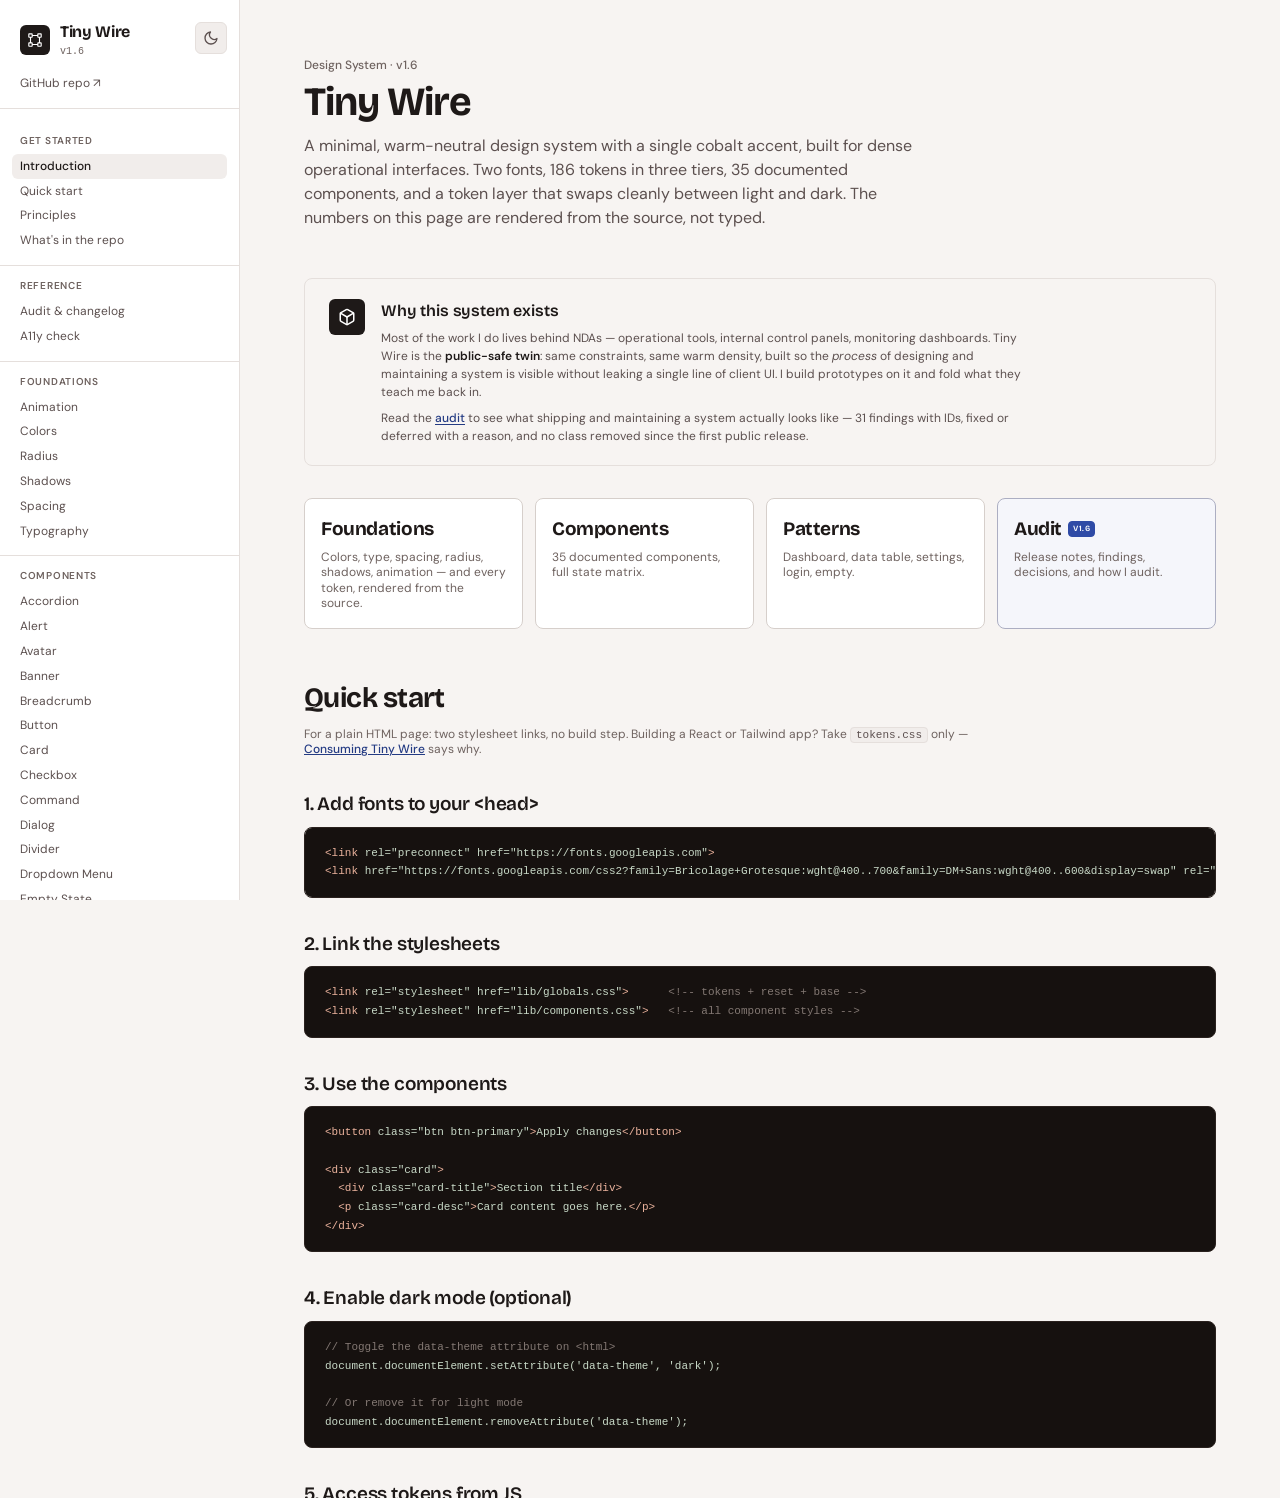
<file: index.html>
<!DOCTYPE html>
<html lang="en">
<head>
  <meta charset="utf-8" />
  <meta http-equiv="refresh" content="0; url=./docs/index.html" />
  <link rel="icon" type="image/svg+xml" href="./favicon.svg" />
  <link rel="canonical" href="./docs/index.html" />
  <title>Tiny Wire — Design System</title>
</head>
<body>
  Redirecting to the <a href="./docs/index.html">Tiny Wire documentation</a>…
</body>
</html>
</file>
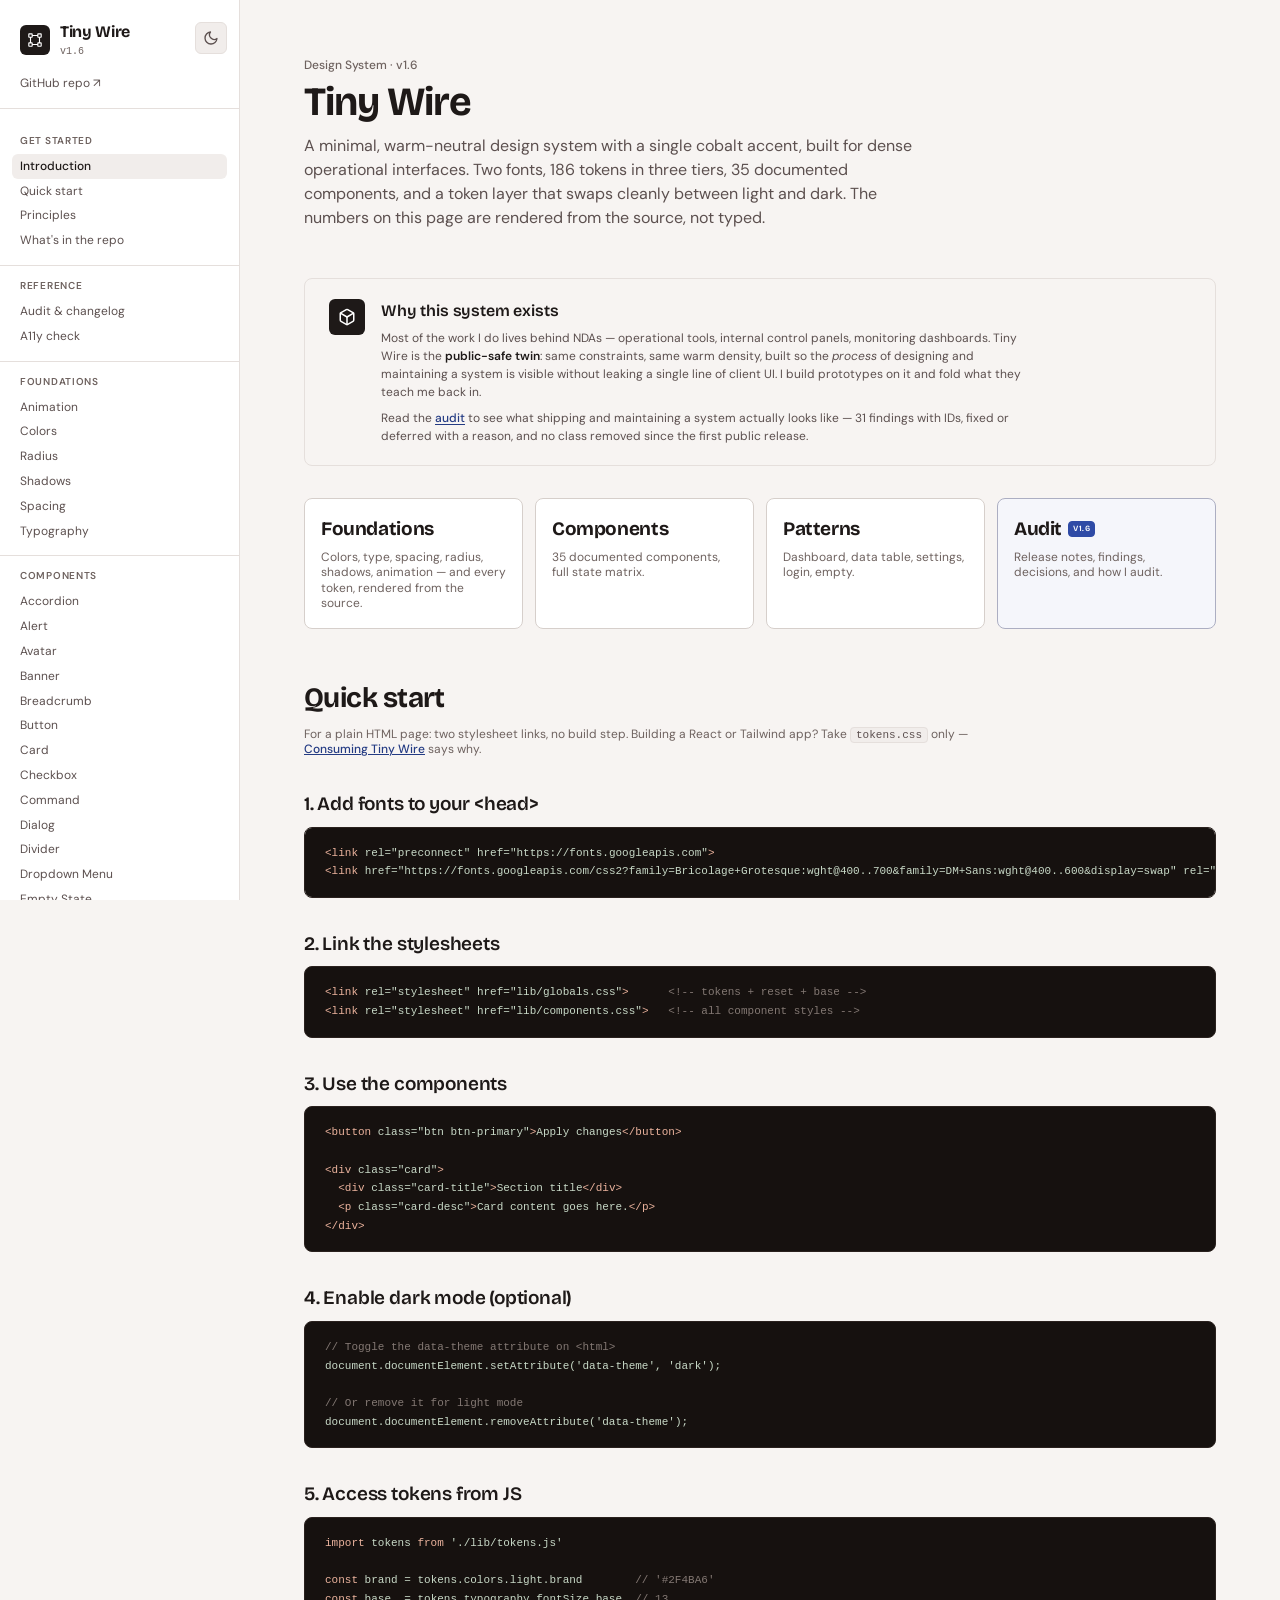
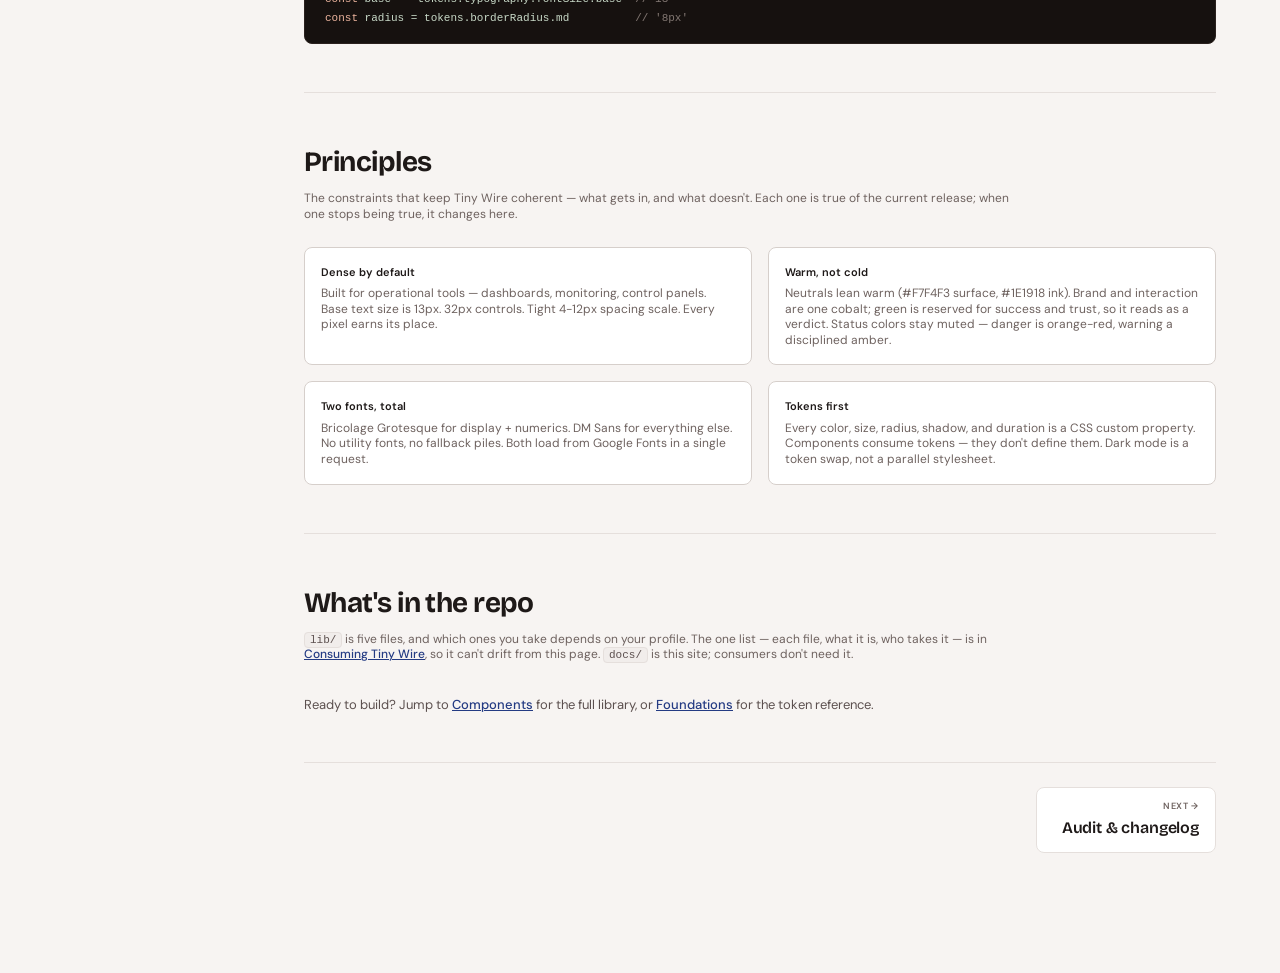
<file: docs/index.html>
<!DOCTYPE html>
<html lang="en">
<head>
<meta charset="UTF-8" />
<meta name="viewport" content="width=device-width, initial-scale=1.0" />
<link rel="icon" type="image/svg+xml" href="../favicon.svg" />
<title>Tiny Wire — Introduction</title>
<link rel="preconnect" href="https://fonts.googleapis.com" />
<link rel="preconnect" href="https://fonts.gstatic.com" crossorigin />
<link href="https://fonts.googleapis.com/css2?family=Bricolage+Grotesque:opsz,wght@12..96,400;12..96,500;12..96,600;12..96,700&family=DM+Sans:ital,opsz,wght@0,9..40,400..600;1,9..40,400..600&display=swap" rel="stylesheet" />
<link rel="stylesheet" href="../lib/globals.css" />
<link rel="stylesheet" href="../lib/components.css" />
<link rel="stylesheet" href="docs.css" />
<script defer src="docs.js"></script>
</head>
<body>

<div id="docs-sidebar-slot"></div>

<main class="docs-main">

  <div class="docs-eyebrow" style="display:flex; align-items:center; gap:var(--space-8);">
    <span>Design System · <span data-tw-version><!-- record:version start -->v1.6<!-- record:version end --></span></span>
  </div>
  <h1 class="docs-h1">Tiny Wire</h1>
  <p class="docs-lede">A minimal, warm-neutral design system with a single cobalt accent, built for dense operational interfaces. Two fonts, <!-- record:n-tokens start -->186<!-- record:n-tokens end --> tokens in three tiers, <!-- record:n-components start -->35<!-- record:n-components end --> documented components, and a token layer that swaps cleanly between light and dark. The numbers on this page are rendered from the source, not typed.</p>

  <!-- The why — NDA-safe portfolio framing -->
  <div class="card" style="padding: var(--space-20) var(--space-24); margin-bottom: var(--space-32); background: var(--surface-subtle); border-color: var(--border-light);">
    <div style="display:flex; align-items:flex-start; gap: var(--space-16);">
      <div style="flex-shrink:0; width:36px; height:36px; border-radius:var(--radius-sm); background:var(--text-primary); display:flex; align-items:center; justify-content:center; color:var(--text-inverse);">
        <svg width="18" height="18" viewBox="0 0 24 24" fill="none" stroke="currentColor" stroke-width="2" stroke-linecap="round" stroke-linejoin="round"><path d="M21 16V8a2 2 0 0 0-1-1.73l-7-4a2 2 0 0 0-2 0l-7 4A2 2 0 0 0 3 8v8a2 2 0 0 0 1 1.73l7 4a2 2 0 0 0 2 0l7-4A2 2 0 0 0 21 16z"/><polyline points="3.27 6.96 12 12.01 20.73 6.96"/><line x1="12" y1="22.08" x2="12" y2="12"/></svg>
      </div>
      <div style="flex:1; min-width:0;">
        <div style="font-family:var(--font-heading); font-size:var(--text-lg); font-weight:var(--weight-semibold); color:var(--text-primary); letter-spacing:var(--tracking-snug); margin-bottom:var(--space-6);">Why this system exists</div>
        <p style="font-size:var(--text-md); color:var(--text-secondary); line-height:var(--leading-normal); max-width: 640px;">Most of the work I do lives behind NDAs — operational tools, internal control panels, monitoring dashboards. Tiny Wire is the <strong style="color:var(--text-primary); font-weight:600;">public-safe twin</strong>: same constraints, same warm density, built so the <em>process</em> of designing and maintaining a system is visible without leaking a single line of client UI. I build prototypes on it and fold what they teach me back in.</p>
        <p style="font-size:var(--text-md); color:var(--text-secondary); line-height:var(--leading-normal); margin-top:var(--space-8); max-width: 640px;">Read the <a href="audit.html" style="color:var(--info); text-decoration:underline; text-underline-offset:2px; font-weight:var(--weight-medium);">audit</a> to see what shipping and maintaining a system actually looks like — <!-- record:n-findings start -->31<!-- record:n-findings end --> findings with IDs, fixed or deferred with a reason, and no class removed since the first public release.</p>
      </div>
    </div>
  </div>

  <!-- Hero card grid -->
  <div style="display:grid; grid-template-columns: repeat(4, 1fr); gap: var(--space-12); margin-bottom: var(--space-48);">
    <a href="foundations.html" class="card" style="text-decoration:none; cursor:pointer;">
      <div style="font-family:var(--font-heading); font-size:var(--text-xl); font-weight:var(--weight-bold); color:var(--text-primary); letter-spacing:var(--tracking-tight); margin-bottom:var(--space-6);">Foundations</div>
      <div style="font-size:var(--text-md); color:var(--text-tertiary); line-height:var(--leading-compact);">Colors, type, spacing, radius, shadows, animation — and every token, rendered from the source.</div>
    </a>
    <a href="components.html" class="card" style="text-decoration:none; cursor:pointer;">
      <div style="font-family:var(--font-heading); font-size:var(--text-xl); font-weight:var(--weight-bold); color:var(--text-primary); letter-spacing:var(--tracking-tight); margin-bottom:var(--space-6);">Components</div>
      <div style="font-size:var(--text-md); color:var(--text-tertiary); line-height:var(--leading-compact);"><!-- record:n-components start -->35<!-- record:n-components end --> documented components, full state matrix.</div>
    </a>
    <a href="patterns.html" class="card" style="text-decoration:none; cursor:pointer;">
      <div style="font-family:var(--font-heading); font-size:var(--text-xl); font-weight:var(--weight-bold); color:var(--text-primary); letter-spacing:var(--tracking-tight); margin-bottom:var(--space-6);">Patterns</div>
      <div style="font-size:var(--text-md); color:var(--text-tertiary); line-height:var(--leading-compact);">Dashboard, data table, settings, login, empty.</div>
    </a>
    <a href="audit.html" class="card" style="text-decoration:none; cursor:pointer; background: color-mix(in srgb, var(--brand) 5%, var(--surface)); border-color: color-mix(in srgb, var(--brand) 25%, var(--border));">
      <div style="font-family:var(--font-heading); font-size:var(--text-xl); font-weight:var(--weight-bold); color:var(--text-primary); letter-spacing:var(--tracking-tight); margin-bottom:var(--space-6); display:flex; align-items:center; gap:var(--space-6);">
        Audit
        <span class="badge" style="background:var(--brand); border-color:var(--brand); color:var(--brand-fg); font-size:8px; padding:1px 4px;" data-tw-version><!-- record:version start -->v1.6<!-- record:version end --></span>
      </div>
      <div style="font-size:var(--text-md); color:var(--text-tertiary); line-height:var(--leading-compact);">Release notes, findings, decisions, and how I audit.</div>
    </a>
  </div>

  <!-- Quick start -->
  <h2 class="docs-h2" id="quickstart">Quick start</h2>
  <p class="docs-h2-sub">For a plain HTML page: two stylesheet links, no build step. Building a React or Tailwind app? Take <code>tokens.css</code> only — <a href="https://github.com/LinzLos/tiny-wire/blob/main/lib/CONSUMING.md#two-profiles" style="color:var(--brand-dark); text-decoration:underline; font-weight:var(--weight-medium);">Consuming Tiny Wire</a> says why.</p>

  <h3 class="docs-h3">1. Add fonts to your &lt;head&gt;</h3>
  <pre class="code-block"><span class="k">&lt;link</span> <span class="a">rel</span>=<span class="s">"preconnect"</span> <span class="a">href</span>=<span class="s">"https://fonts.googleapis.com"</span><span class="k">&gt;</span>
<span class="k">&lt;link</span> <span class="a">href</span>=<span class="s">"https://fonts.googleapis.com/css2?family=Bricolage+Grotesque:wght@400..700&amp;family=DM+Sans:wght@400..600&amp;display=swap"</span> <span class="a">rel</span>=<span class="s">"stylesheet"</span><span class="k">&gt;</span></pre>

  <h3 class="docs-h3">2. Link the stylesheets</h3>
  <pre class="code-block"><span class="k">&lt;link</span> <span class="a">rel</span>=<span class="s">"stylesheet"</span> <span class="a">href</span>=<span class="s">"lib/globals.css"</span><span class="k">&gt;</span>      <span class="c">&lt;!-- tokens + reset + base --&gt;</span>
<span class="k">&lt;link</span> <span class="a">rel</span>=<span class="s">"stylesheet"</span> <span class="a">href</span>=<span class="s">"lib/components.css"</span><span class="k">&gt;</span>   <span class="c">&lt;!-- all component styles --&gt;</span></pre>

  <h3 class="docs-h3">3. Use the components</h3>
  <pre class="code-block"><span class="k">&lt;button</span> <span class="a">class</span>=<span class="s">"btn btn-primary"</span><span class="k">&gt;</span>Apply changes<span class="k">&lt;/button&gt;</span>

<span class="k">&lt;div</span> <span class="a">class</span>=<span class="s">"card"</span><span class="k">&gt;</span>
  <span class="k">&lt;div</span> <span class="a">class</span>=<span class="s">"card-title"</span><span class="k">&gt;</span>Section title<span class="k">&lt;/div&gt;</span>
  <span class="k">&lt;p</span> <span class="a">class</span>=<span class="s">"card-desc"</span><span class="k">&gt;</span>Card content goes here.<span class="k">&lt;/p&gt;</span>
<span class="k">&lt;/div&gt;</span></pre>

  <h3 class="docs-h3">4. Enable dark mode (optional)</h3>
  <pre class="code-block"><span class="c">// Toggle the data-theme attribute on &lt;html&gt;</span>
document.documentElement.setAttribute(<span class="s">'data-theme'</span>, <span class="s">'dark'</span>);

<span class="c">// Or remove it for light mode</span>
document.documentElement.removeAttribute(<span class="s">'data-theme'</span>);</pre>

  <h3 class="docs-h3">5. Access tokens from JS</h3>
  <pre class="code-block"><span class="k">import</span> tokens <span class="k">from</span> <span class="s">'./lib/tokens.js'</span>

<span class="k">const</span> brand = tokens.colors.light.brand        <span class="c">// '#2F4BA6'</span>
<span class="k">const</span> base  = tokens.typography.fontSize.base  <span class="c">// 13</span>
<span class="k">const</span> radius = tokens.borderRadius.md          <span class="c">// '8px'</span></pre>

  <div class="docs-divider"></div>

  <!-- Principles -->
  <h2 class="docs-h2" id="principles">Principles</h2>
  <p class="docs-h2-sub">The constraints that keep Tiny Wire coherent — what gets in, and what doesn't. Each one is true of the current release; when one stops being true, it changes here.</p>

  <div style="display:grid; grid-template-columns: 1fr 1fr; gap: var(--space-16);">
    <div class="card">
      <div class="card-title">Dense by default</div>
      <p class="card-desc" style="margin-top:var(--space-6);">Built for operational tools — dashboards, monitoring, control panels. Base text size is 13px. 32px controls. Tight 4-12px spacing scale. Every pixel earns its place.</p>
    </div>
    <div class="card">
      <div class="card-title">Warm, not cold</div>
      <p class="card-desc" style="margin-top:var(--space-6);">Neutrals lean warm (#F7F4F3 surface, #1E1918 ink). Brand and interaction are one cobalt; green is reserved for success and trust, so it reads as a verdict. Status colors stay muted — danger is orange-red, warning a disciplined amber.</p>
    </div>
    <div class="card">
      <div class="card-title">Two fonts, total</div>
      <p class="card-desc" style="margin-top:var(--space-6);">Bricolage Grotesque for display + numerics. DM Sans for everything else. No utility fonts, no fallback piles. Both load from Google Fonts in a single request.</p>
    </div>
    <div class="card">
      <div class="card-title">Tokens first</div>
      <p class="card-desc" style="margin-top:var(--space-6);">Every color, size, radius, shadow, and duration is a CSS custom property. Components consume tokens — they don't define them. Dark mode is a token swap, not a parallel stylesheet.</p>
    </div>
  </div>

  <div class="docs-divider"></div>

  <!-- File map -->
  <h2 class="docs-h2" id="files">What's in the repo</h2>
  <p class="docs-h2-sub"><code>lib/</code> is five files, and which ones you take depends on your profile. The one list — each file, what it is, who takes it — is in <a href="https://github.com/LinzLos/tiny-wire/blob/main/lib/CONSUMING.md#the-lib-unit" style="color:var(--brand-dark); text-decoration:underline; font-weight:var(--weight-medium);">Consuming Tiny Wire</a>, so it can't drift from this page. <code>docs/</code> is this site; consumers don't need it.</p>

  <p class="docs-text" style="margin-top:var(--space-32);">Ready to build? Jump to <a href="components.html" style="color:var(--brand-dark); text-decoration:underline; font-weight:var(--weight-medium);">Components</a> for the full library, or <a href="foundations.html" style="color:var(--brand-dark); text-decoration:underline; font-weight:var(--weight-medium);">Foundations</a> for the token reference.</p>

</main>

</body>
</html>
</file>
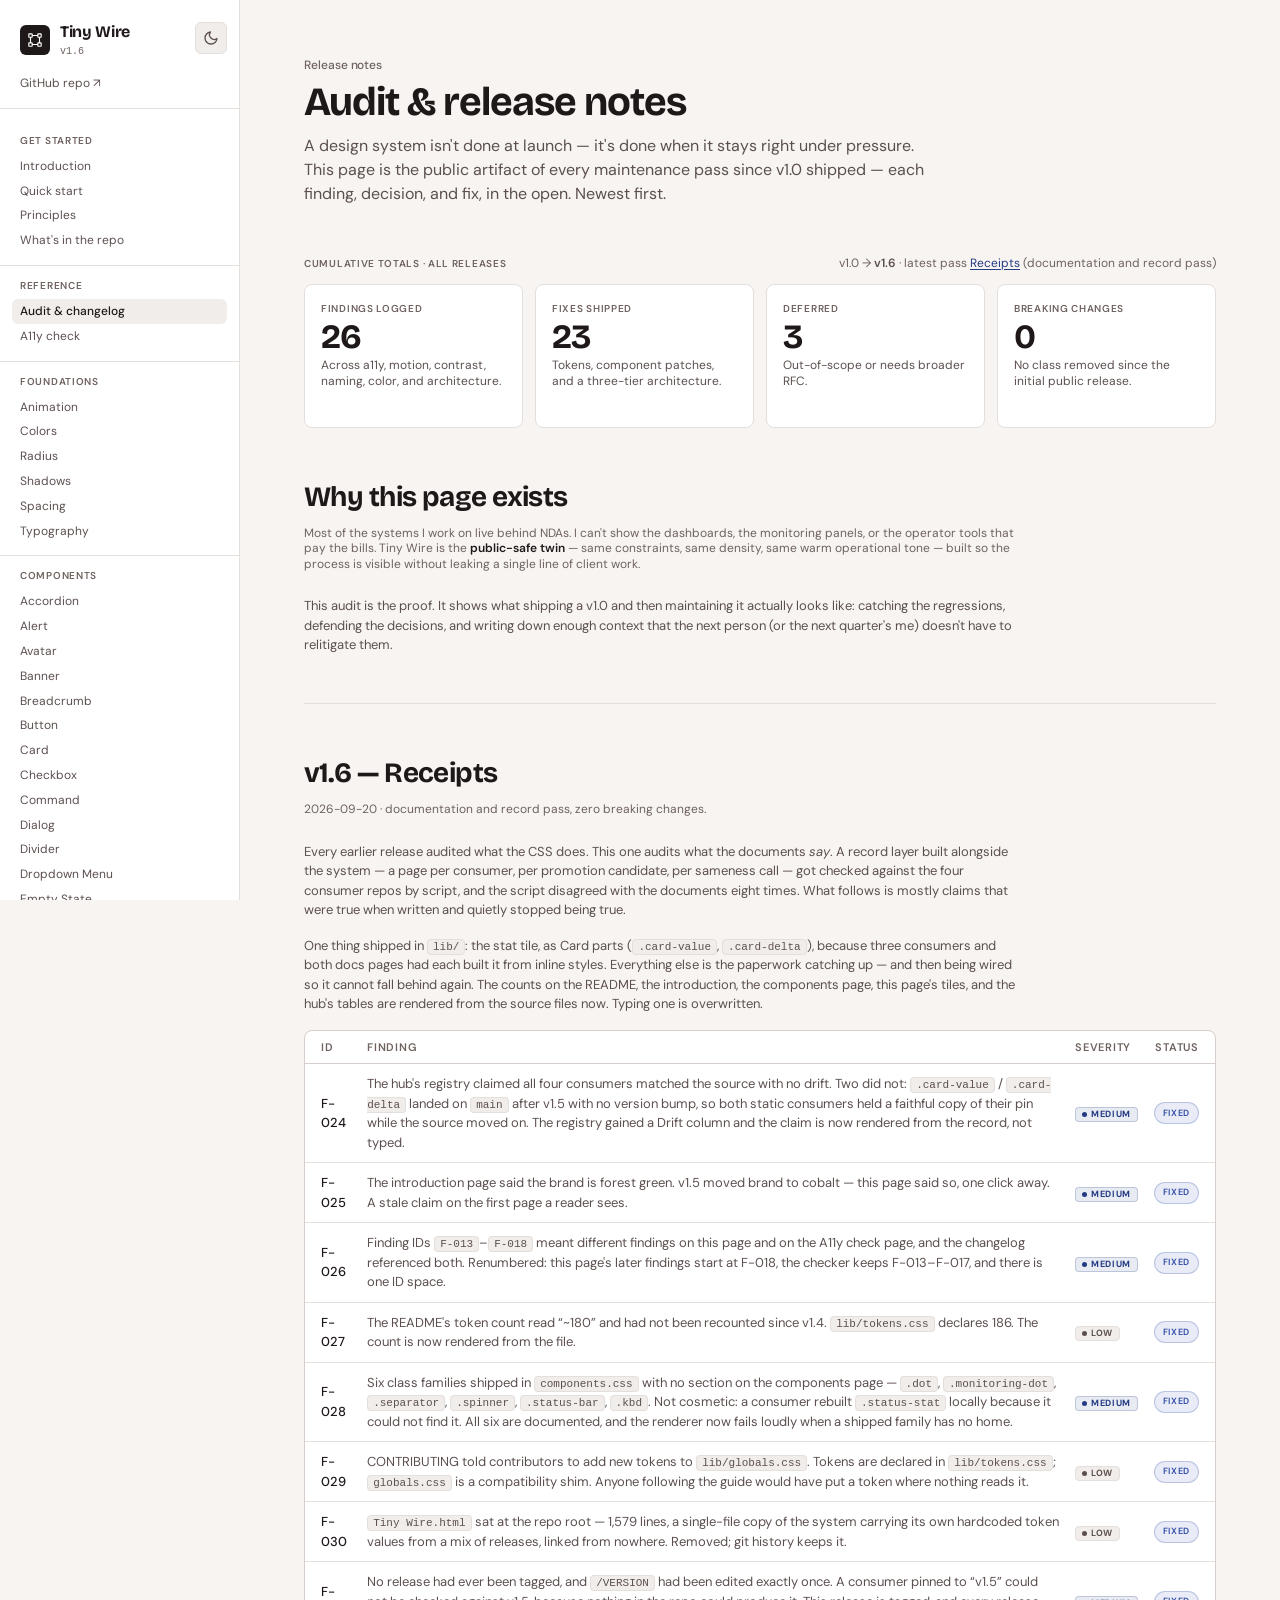
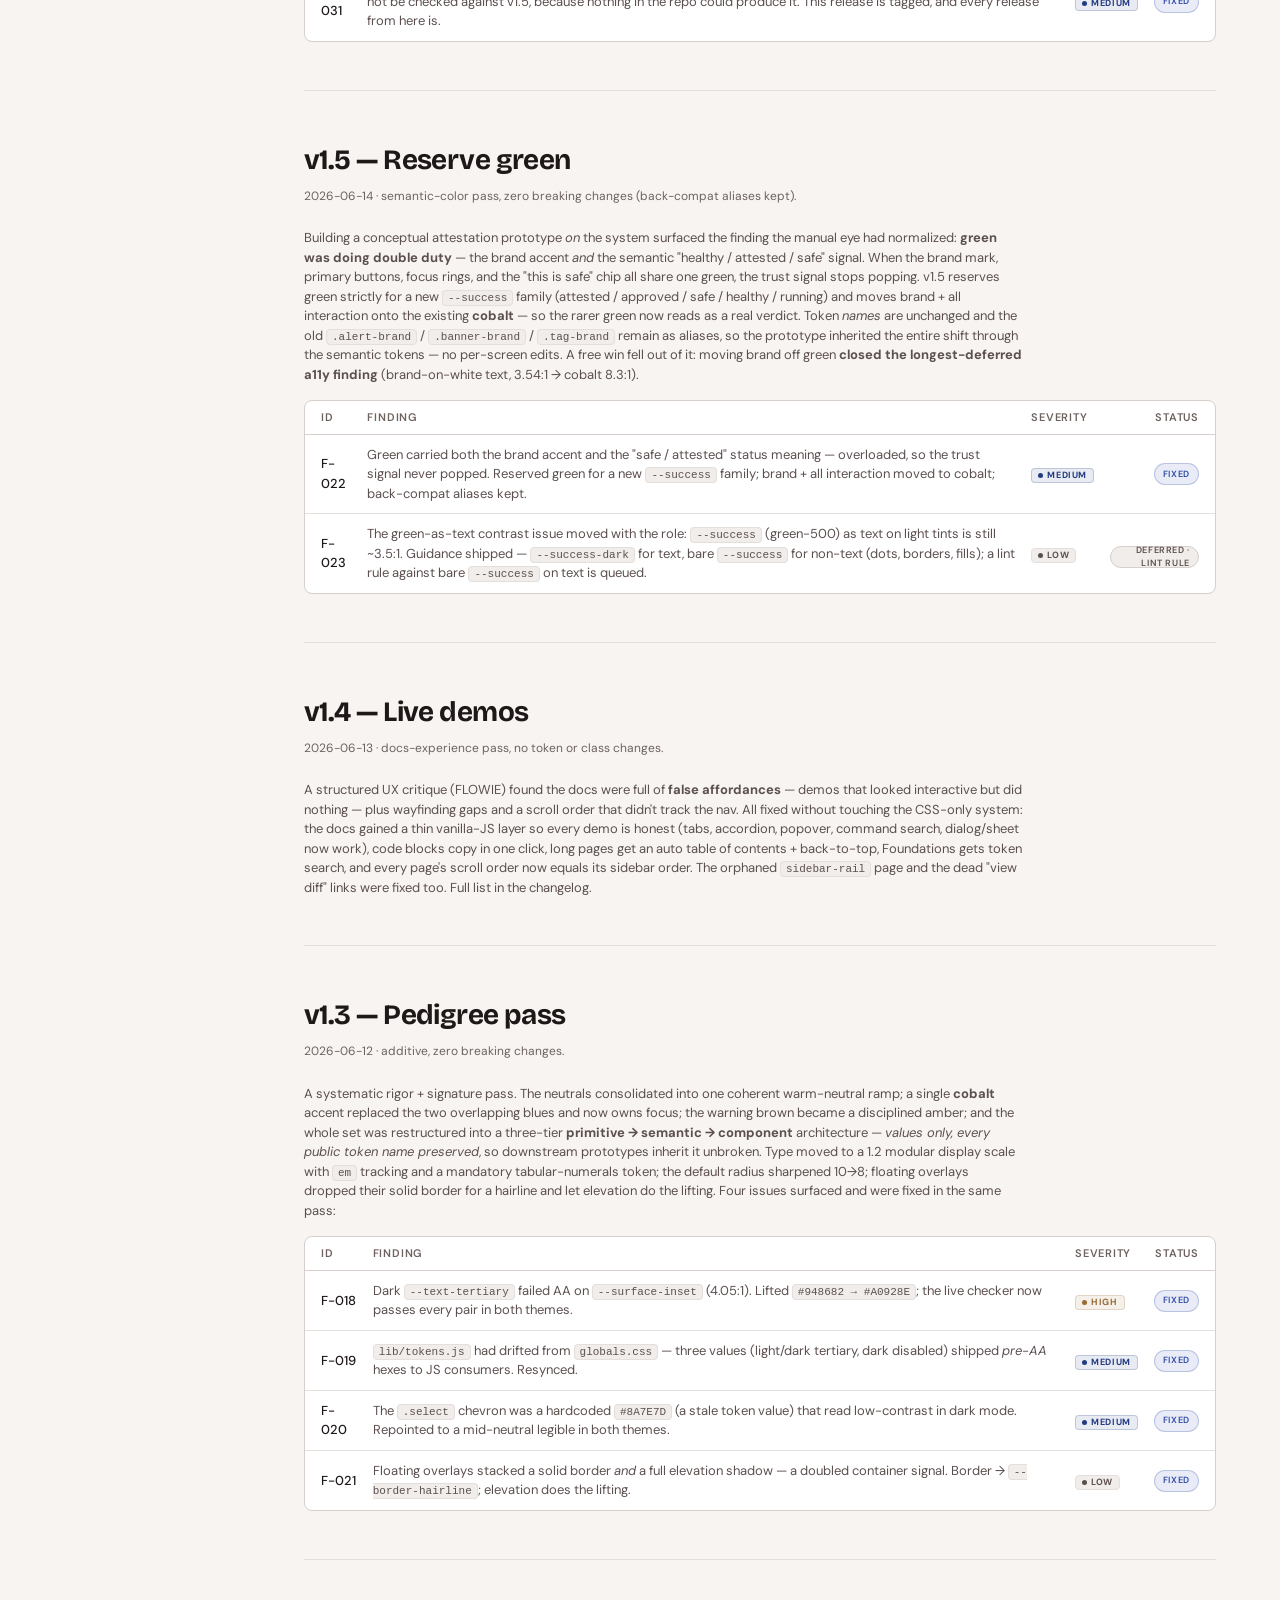
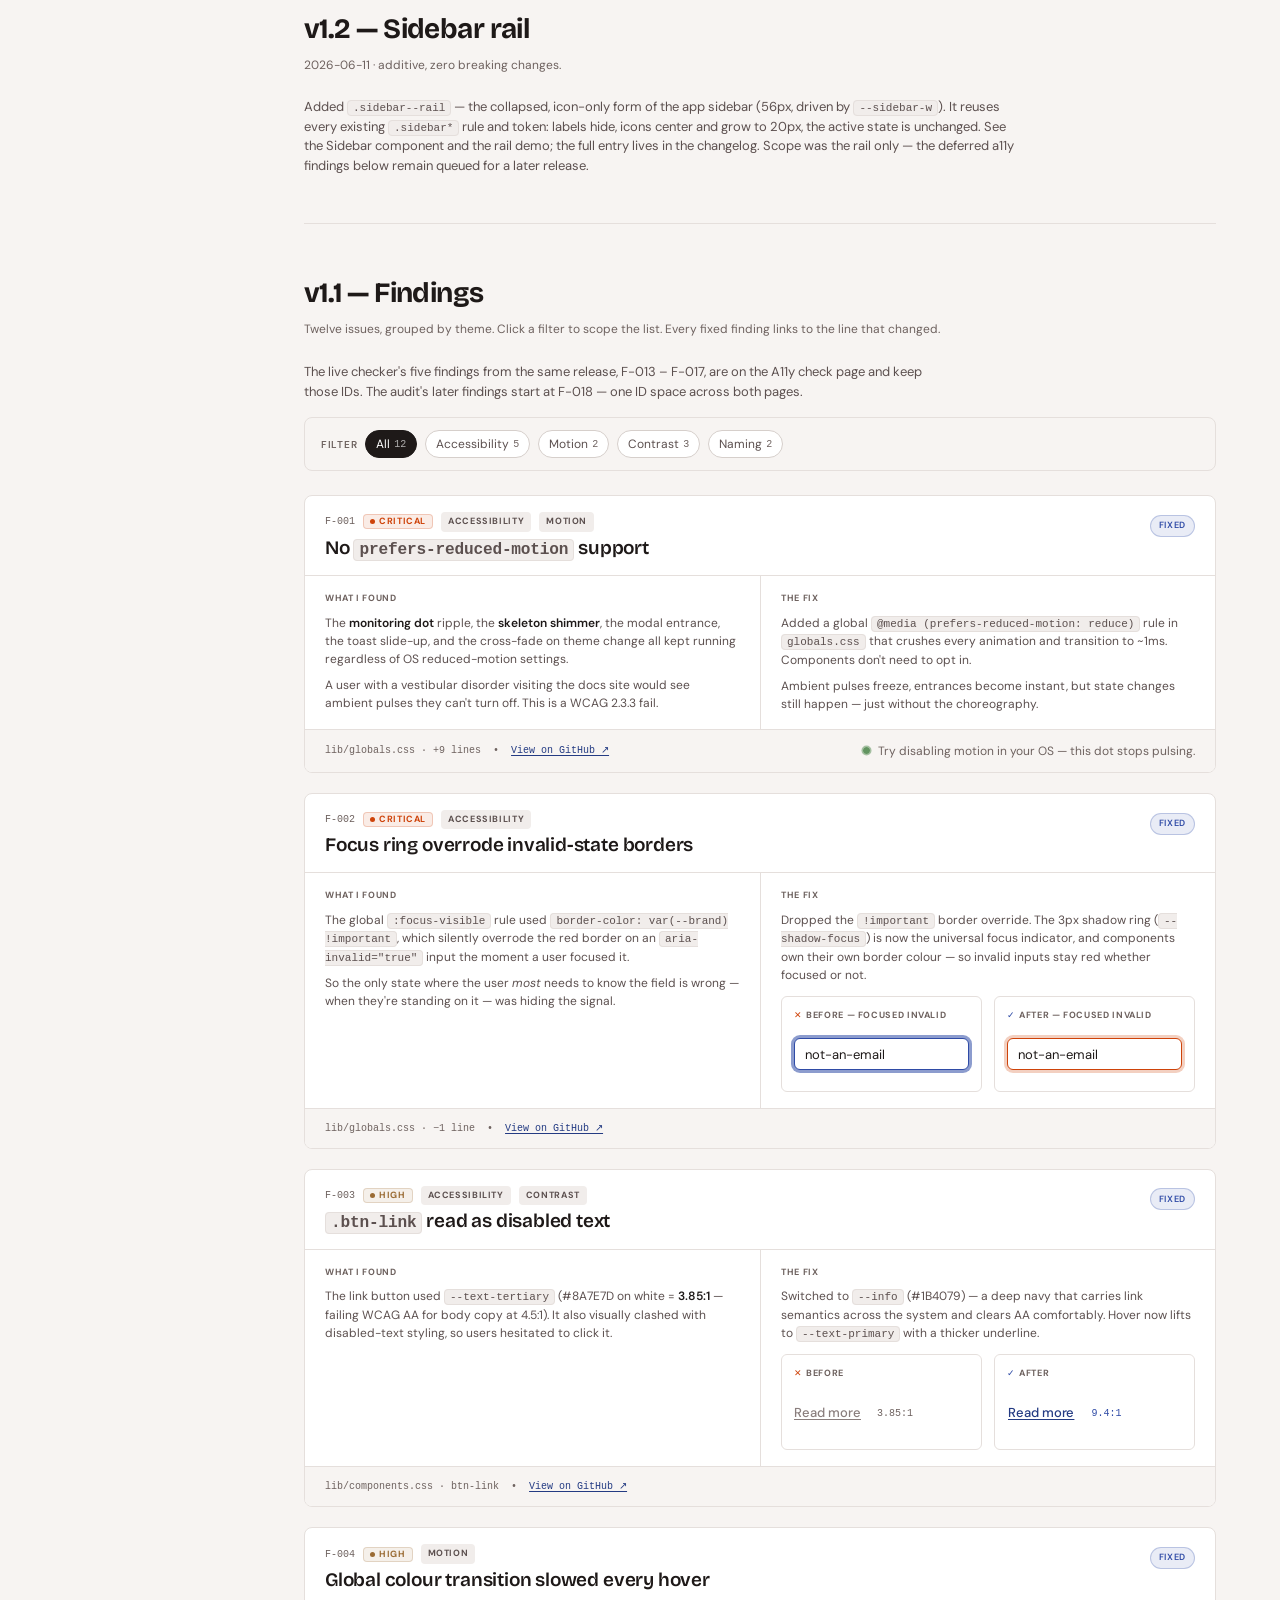
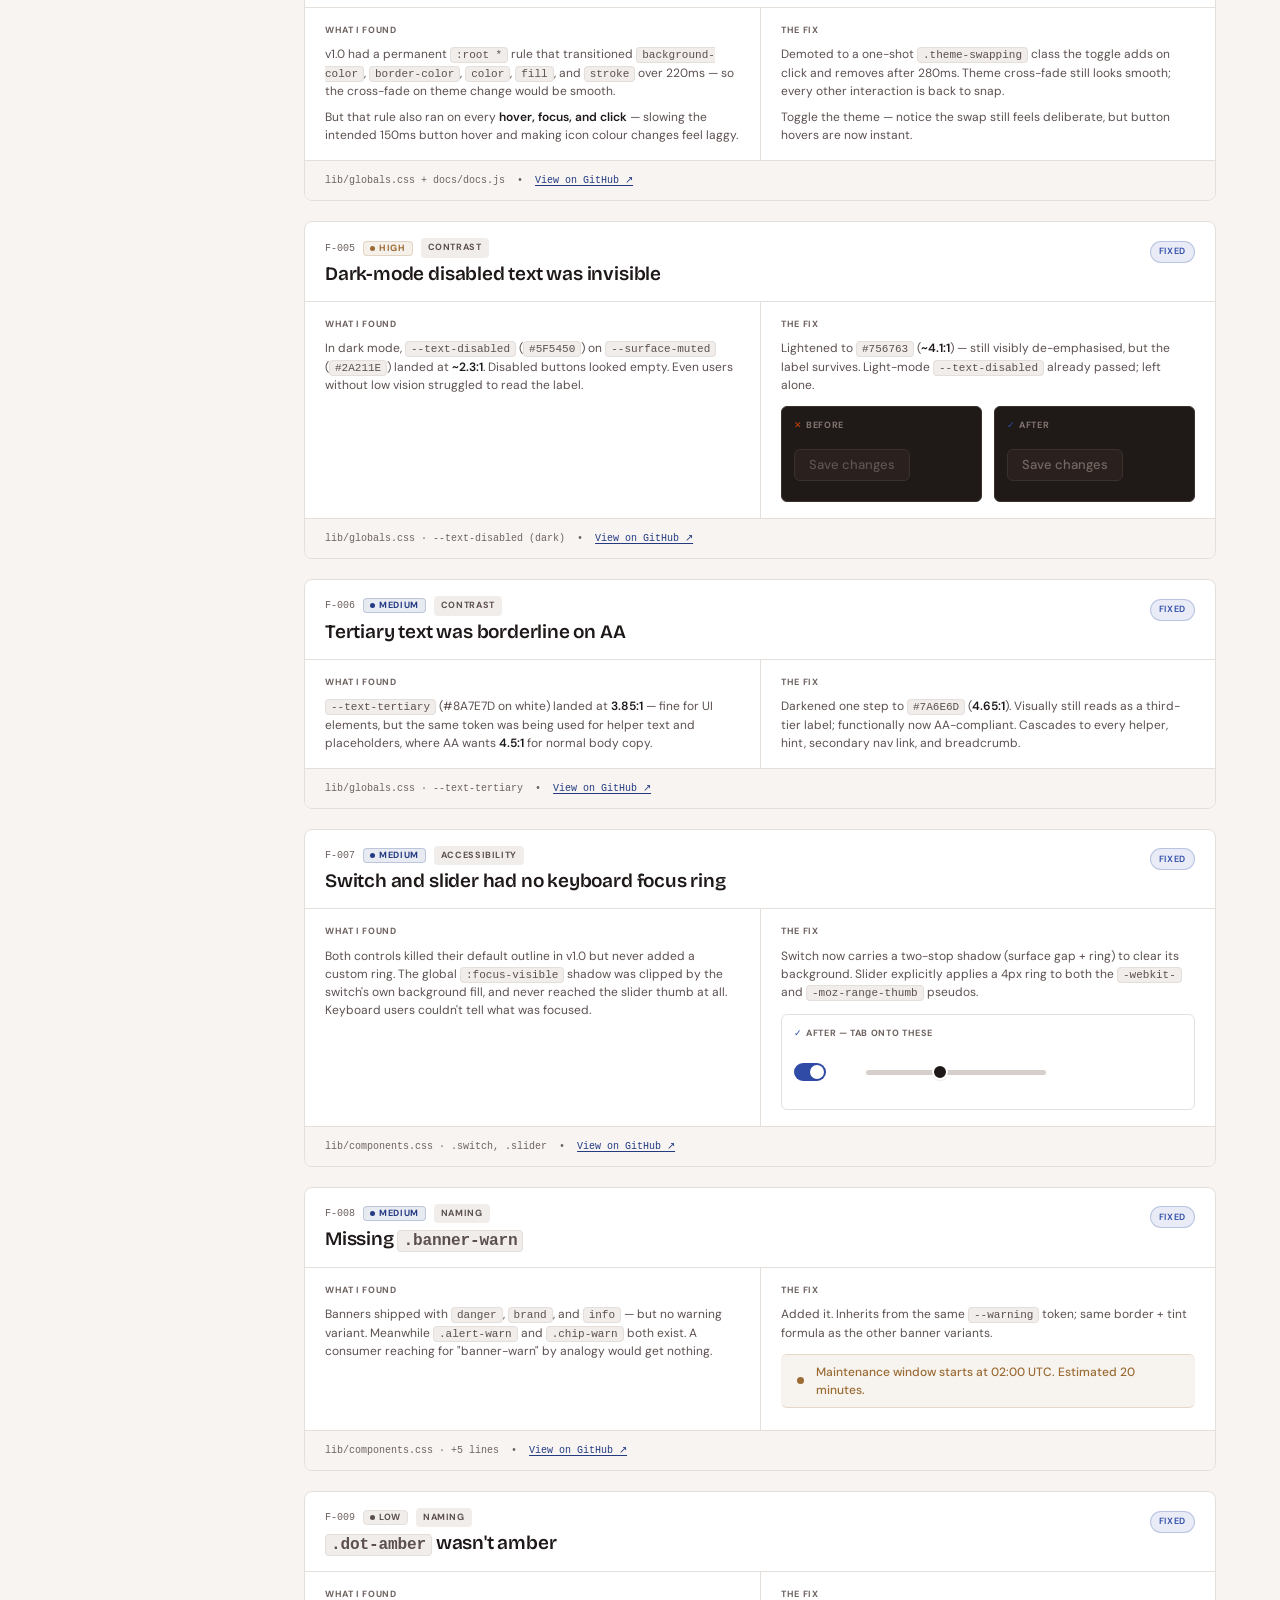
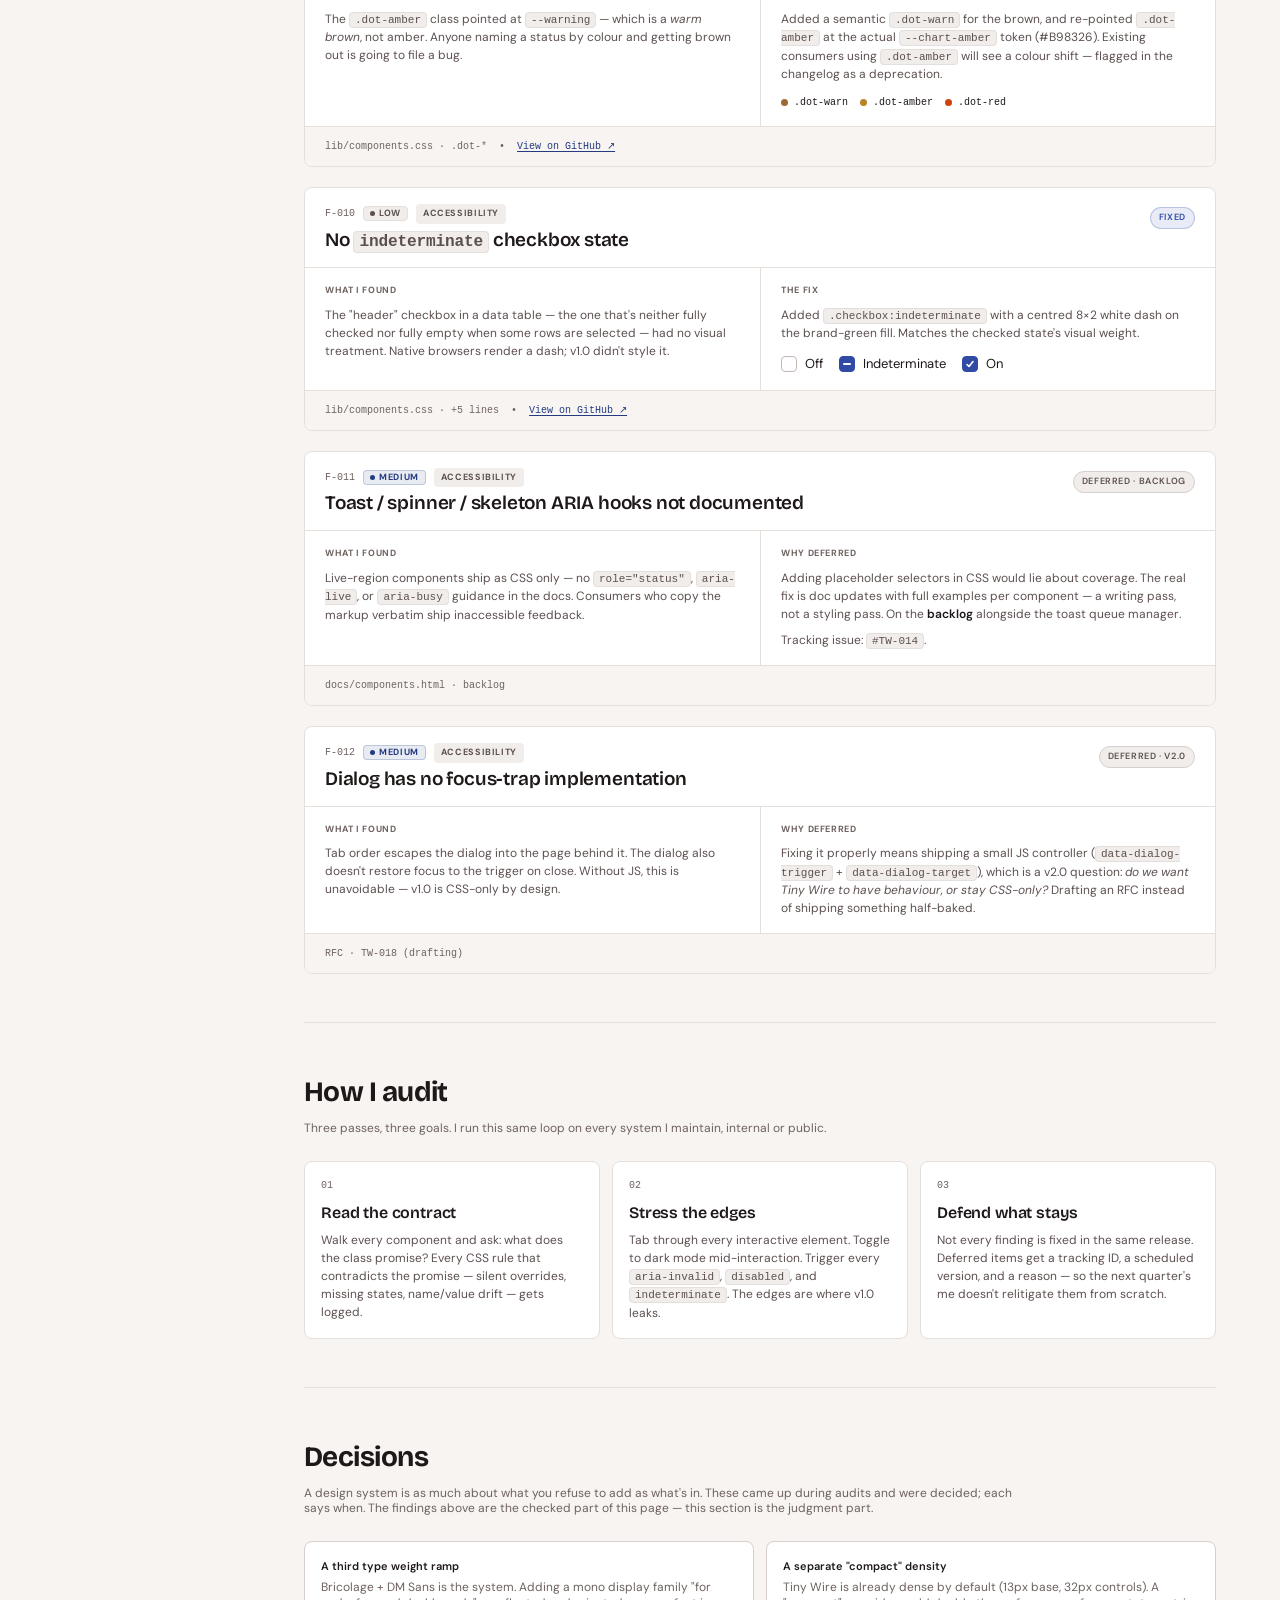
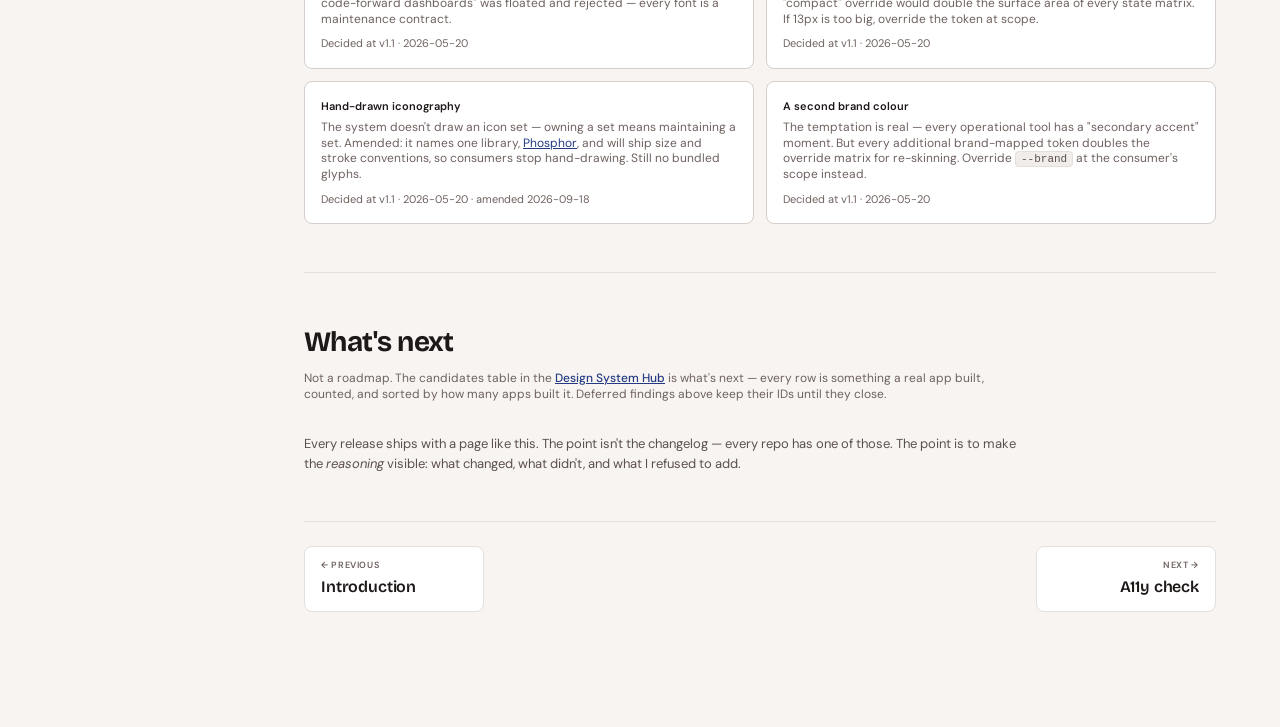
<file: docs/audit.html>
<!DOCTYPE html>
<html lang="en">
<head>
<meta charset="UTF-8" />
<meta name="viewport" content="width=device-width, initial-scale=1.0" />
<link rel="icon" type="image/svg+xml" href="../favicon.svg" />
<title>Tiny Wire — Audit &amp; release notes</title>
<link rel="preconnect" href="https://fonts.googleapis.com" />
<link rel="preconnect" href="https://fonts.gstatic.com" crossorigin />
<link href="https://fonts.googleapis.com/css2?family=Bricolage+Grotesque:opsz,wght@12..96,400;12..96,500;12..96,600;12..96,700&family=DM+Sans:ital,opsz,wght@0,9..40,400..600;1,9..40,400..600&display=swap" rel="stylesheet" />
<link rel="stylesheet" href="../lib/globals.css" />
<link rel="stylesheet" href="../lib/components.css" />
<link rel="stylesheet" href="docs.css" />
<style>
  /* Audit-page-only chrome */
  .audit-meta {
    display: grid; grid-template-columns: repeat(4, 1fr);
    gap: var(--space-12); margin-bottom: var(--space-48);
  }
  .audit-stat {
    border: 1px solid var(--border-light); border-radius: var(--radius-md);
    padding: var(--space-16); background: var(--surface);
    display: flex; flex-direction: column; gap: var(--space-4);
  }
  .audit-stat-num {
    font-family: var(--font-heading); font-size: 34px;
    font-weight: var(--weight-bold); letter-spacing: var(--tracking-tight);
    color: var(--text-primary); line-height: 1;
  }
  .audit-stat-label {
    font-size: var(--text-xs); font-weight: var(--weight-semibold);
    letter-spacing: var(--tracking-caps); text-transform: uppercase;
    color: var(--text-tertiary);
  }
  .audit-stat-sub {
    font-size: var(--text-md); color: var(--text-secondary);
    line-height: var(--leading-compact);
  }
  /* Clickable metric tiles — trace into the findings list by status. */
  .audit-stat-trace { cursor: pointer; transition: border-color var(--duration-fast), box-shadow var(--duration-fast); }
  .audit-stat-trace:hover { border-color: var(--info); box-shadow: var(--shadow-hover); }
  .audit-stat-trace:focus-visible { outline: none; box-shadow: var(--shadow-focus); }
  .audit-stat-trace.tracing { border-color: var(--info); box-shadow: 0 0 0 1px var(--info); }
  .audit-stat-trace::after {
    content: 'Trace ↓'; align-self: flex-start; margin-top: var(--space-4);
    font-size: var(--text-2xs); font-weight: var(--weight-semibold);
    letter-spacing: var(--tracking-caps); text-transform: uppercase; color: var(--info);
    opacity: 0; transition: opacity var(--duration-fast);
  }
  .audit-stat-trace:hover::after, .audit-stat-trace.tracing::after { opacity: 1; }

  /* Severity */
  .sev {
    display: inline-flex; align-items: center; gap: var(--space-5);
    font-size: var(--text-2xs); font-weight: var(--weight-bold);
    letter-spacing: var(--tracking-caps); text-transform: uppercase;
    padding: 2px 6px; border-radius: var(--radius-xs);
    border: 1px solid transparent; line-height: 1;
  }
  .sev::before {
    content: ''; width: 5px; height: 5px; border-radius: var(--radius-full);
    background: currentColor;
  }
  .sev-critical { color: var(--danger);  background: color-mix(in srgb, var(--danger)  10%, transparent); border-color: color-mix(in srgb, var(--danger)  22%, transparent); }
  .sev-high     { color: var(--warning); background: color-mix(in srgb, var(--warning) 10%, transparent); border-color: color-mix(in srgb, var(--warning) 22%, transparent); }
  .sev-medium   { color: var(--info);    background: color-mix(in srgb, var(--info)    10%, transparent); border-color: color-mix(in srgb, var(--info)    22%, transparent); }
  .sev-low      { color: var(--text-secondary); background: var(--surface-muted); border-color: var(--border-light); }

  /* Finding card */
  .finding {
    border: 1px solid var(--border-light); border-radius: var(--radius-md);
    background: var(--surface); overflow: hidden;
    margin-bottom: var(--space-20);
  }
  .finding-head {
    display: flex; align-items: flex-start; justify-content: space-between;
    gap: var(--space-16);
    padding: var(--space-16) var(--space-20);
    border-bottom: 1px solid var(--border-light);
  }
  .finding-head-left {
    display: flex; flex-direction: column; gap: var(--space-6); flex: 1; min-width: 0;
  }
  .finding-id-row {
    display: flex; align-items: center; gap: var(--space-8); flex-wrap: wrap;
  }
  .finding-id {
    font-family: var(--font-mono); font-size: var(--text-xs);
    color: var(--text-tertiary);
  }
  .finding-title {
    font-family: var(--font-heading); font-size: var(--text-xl);
    font-weight: var(--weight-semibold); color: var(--text-primary);
    letter-spacing: var(--tracking-snug); line-height: var(--leading-snug);
  }
  .finding-status {
    flex-shrink: 0; padding-top: 2px;
  }
  .status-pill {
    display: inline-flex; align-items: center; gap: var(--space-5);
    height: 22px; padding: 0 var(--space-8);
    border-radius: var(--radius-full);
    font-size: var(--text-2xs); font-weight: var(--weight-semibold);
    letter-spacing: var(--tracking-caps); text-transform: uppercase;
    border: 1px solid transparent;
  }
  .status-fixed { color: var(--brand); background: color-mix(in srgb, var(--brand) 10%, transparent); border-color: color-mix(in srgb, var(--brand) 25%, transparent); }
  .status-deferred { color: var(--text-secondary); background: var(--surface-muted); border-color: var(--border); }

  .finding-body {
    display: grid;
    grid-template-columns: 1fr 1fr;
    gap: 0;
  }
  .finding-section {
    padding: var(--space-16) var(--space-20);
  }
  .finding-section + .finding-section {
    border-left: 1px solid var(--border-light);
  }
  .finding-section-label {
    font-size: var(--text-2xs); font-weight: var(--weight-bold);
    letter-spacing: var(--tracking-caps); text-transform: uppercase;
    color: var(--text-tertiary); margin-bottom: var(--space-8);
  }
  .finding-section p {
    font-size: var(--text-md); color: var(--text-secondary);
    line-height: var(--leading-normal);
  }
  .finding-section p + p { margin-top: var(--space-8); }
  .finding-section strong { color: var(--text-primary); font-weight: var(--weight-semibold); }

  .finding-foot {
    padding: var(--space-12) var(--space-20);
    border-top: 1px solid var(--border-light);
    background: var(--surface-subtle);
    display: flex; align-items: center; justify-content: space-between;
    gap: var(--space-16); flex-wrap: wrap;
  }
  .finding-foot-meta {
    display: flex; align-items: center; gap: var(--space-12);
    font-size: var(--text-xs); color: var(--text-tertiary);
    font-family: var(--font-mono);
  }
  .finding-foot-meta a { color: var(--info); text-decoration: underline; text-underline-offset: 2px; }

  /* Before/after side-by-side */
  .ba {
    display: grid; grid-template-columns: 1fr 1fr; gap: var(--space-12);
    margin-top: var(--space-12);
  }
  .ba-cell {
    border: 1px solid var(--border-light); border-radius: var(--radius-sm);
    padding: var(--space-12); background: var(--surface);
    display: flex; flex-direction: column; gap: var(--space-8);
    min-height: 96px;
  }
  .ba-cell-label {
    font-size: var(--text-2xs); font-weight: var(--weight-bold);
    letter-spacing: var(--tracking-caps); text-transform: uppercase;
    color: var(--text-tertiary);
  }
  .ba-cell.before .ba-cell-label::before {
    content: '✕'; color: var(--danger); margin-right: 4px; font-weight: 700;
  }
  .ba-cell.after .ba-cell-label::before {
    content: '✓'; color: var(--brand); margin-right: 4px; font-weight: 700;
  }
  .ba-cell-canvas {
    flex: 1;
    display: flex; flex-wrap: wrap; gap: var(--space-8);
    align-items: center; justify-content: flex-start;
    min-height: 32px;
  }

  /* Filters */
  .audit-filters {
    display: flex; gap: var(--space-8); flex-wrap: wrap;
    margin-bottom: var(--space-24);
    padding: var(--space-12) var(--space-16);
    background: var(--surface-subtle);
    border: 1px solid var(--border-light);
    border-radius: var(--radius-md);
    align-items: center;
  }
  .audit-filters-label {
    font-size: var(--text-xs); font-weight: var(--weight-semibold);
    letter-spacing: var(--tracking-caps); text-transform: uppercase;
    color: var(--text-tertiary);
  }
  .audit-filter {
    display: inline-flex; align-items: center; gap: var(--space-5);
    padding: 4px 10px;
    background: var(--surface); border: 1px solid var(--border);
    border-radius: var(--radius-full);
    font-size: var(--text-md); color: var(--text-secondary);
    cursor: pointer;
  }
  .audit-filter:hover { background: var(--surface-muted); }
  .audit-filter.active {
    background: var(--text-primary); color: var(--text-inverse);
    border-color: var(--text-primary);
  }
  .audit-filter-count {
    font-family: var(--font-mono); font-size: var(--text-xs);
    color: var(--text-tertiary);
  }
  .audit-filter.active .audit-filter-count { color: color-mix(in srgb, var(--text-inverse) 65%, transparent); }

  /* Methodology block */
  .method-grid {
    display: grid; grid-template-columns: repeat(3, 1fr);
    gap: var(--space-12);
  }
  .method-card {
    border: 1px solid var(--border-light); border-radius: var(--radius-md);
    background: var(--surface); padding: var(--space-16);
  }
  .method-num {
    font-family: var(--font-mono); font-size: var(--text-xs);
    color: var(--text-tertiary); margin-bottom: var(--space-8);
  }
  .method-title {
    font-family: var(--font-heading); font-size: var(--text-lg);
    font-weight: var(--weight-semibold); color: var(--text-primary);
    letter-spacing: var(--tracking-snug); margin-bottom: var(--space-6);
  }
  .method-desc {
    font-size: var(--text-md); color: var(--text-secondary);
    line-height: var(--leading-normal);
  }

  /* Demo input styles for the focus-ring before/after */
  .demo-input {
    display: block; width: 100%;
    height: var(--size-control-md);
    padding: 0 var(--space-10);
    background: var(--surface);
    border-radius: var(--radius-sm);
    font-family: var(--font-body); font-size: var(--text-base);
    color: var(--text-primary); outline: none;
  }

  @media (max-width: 900px) {
    .audit-meta { grid-template-columns: repeat(2, 1fr); }
    .finding-body { grid-template-columns: 1fr; }
    .finding-section + .finding-section { border-left: 0; border-top: 1px solid var(--border-light); }
    .method-grid { grid-template-columns: 1fr; }
    .ba { grid-template-columns: 1fr; }
  }
</style>
<script defer src="docs.js"></script>
</head>
<body>

<div id="docs-sidebar-slot"></div>

<main class="docs-main">

  <div class="docs-eyebrow">Release notes</div>
  <h1 class="docs-h1">Audit &amp; release notes</h1>
  <p class="docs-lede">A design system isn't done at launch — it's done when it stays right under pressure. This page is the public artifact of every maintenance pass since v1.0 shipped — each finding, decision, and fix, in the open. Newest first.</p>

  <!-- Stats -->
  <div class="audit-meta-head" style="display:flex; align-items:baseline; justify-content:space-between; gap:var(--space-12); flex-wrap:wrap; margin-bottom:var(--space-12);">
    <span style="font-size:var(--text-xs); font-weight:var(--weight-semibold); letter-spacing:var(--tracking-caps); text-transform:uppercase; color:var(--text-tertiary);">Cumulative totals · all releases</span>
    <span style="font-size:var(--text-md); color:var(--text-tertiary);">v1.0 → <strong style="color:var(--text-secondary); font-weight:var(--weight-semibold);"><!-- record:version start -->v1.6<!-- record:version end --></strong> · latest pass <!-- record:latest-pass start --><a href="#v1-6" style="color:var(--info); text-decoration:underline; text-underline-offset:2px;">Receipts</a> (documentation and record pass)<!-- record:latest-pass end --></span>
  </div>
  <div class="audit-meta">
    <div class="audit-stat audit-stat-trace" data-trace="all" role="button" tabindex="0" title="Show all findings">
      <div class="audit-stat-label">Findings logged</div>
      <div class="audit-stat-num"><!-- record:n-audit-findings start -->26<!-- record:n-audit-findings end --></div>
      <div class="audit-stat-sub">Across a11y, motion, contrast, naming, color, and architecture.</div>
    </div>
    <div class="audit-stat audit-stat-trace" data-trace="fixed" role="button" tabindex="0" title="Show the fixed findings">
      <div class="audit-stat-label">Fixes shipped</div>
      <div class="audit-stat-num"><!-- record:n-audit-fixed start -->23<!-- record:n-audit-fixed end --></div>
      <div class="audit-stat-sub">Tokens, component patches, and a three-tier architecture.</div>
    </div>
    <div class="audit-stat audit-stat-trace" data-trace="deferred" role="button" tabindex="0" title="Show the deferred findings">
      <div class="audit-stat-label">Deferred</div>
      <div class="audit-stat-num"><!-- record:n-audit-deferred start -->3<!-- record:n-audit-deferred end --></div>
      <div class="audit-stat-sub">Out-of-scope or needs broader RFC.</div>
    </div>
    <div class="audit-stat">
      <div class="audit-stat-label">Breaking changes</div>
      <div class="audit-stat-num">0</div>
      <div class="audit-stat-sub">No class removed since the initial public release.</div>
    </div>
  </div>

  <!-- Why this exists -->
  <h2 class="docs-h2" id="why">Why this page exists</h2>
  <p class="docs-h2-sub">Most of the systems I work on live behind NDAs. I can't show the dashboards, the monitoring panels, or the operator tools that pay the bills. Tiny Wire is the <strong style="color:var(--text-primary); font-weight:600;">public-safe twin</strong> — same constraints, same density, same warm operational tone — built so the process is visible without leaking a single line of client work.</p>
  <p class="docs-text" style="max-width:720px;">This audit is the proof. It shows what shipping a v1.0 and then maintaining it actually looks like: catching the regressions, defending the decisions, and writing down enough context that the next person (or the next quarter's me) doesn't have to relitigate them.</p>

  <div class="docs-divider"></div>

  <!-- v1.6 -->
  <h2 class="docs-h2" id="v1-6">v1.6 — Receipts</h2>
  <p class="docs-h2-sub">2026-09-20 · documentation and record pass, zero breaking changes.</p>
  <p class="docs-text" style="max-width:720px;">Every earlier release audited what the CSS does. This one audits what the documents <em>say</em>. A record layer built alongside the system — a page per consumer, per promotion candidate, per sameness call — got checked against the four consumer repos by script, and the script disagreed with the documents eight times. What follows is mostly claims that were true when written and quietly stopped being true.</p>
  <p class="docs-text" style="max-width:720px;">One thing shipped in <code>lib/</code>: the stat tile, as Card parts (<code>.card-value</code>, <code>.card-delta</code>), because three consumers and both docs pages had each built it from inline styles. Everything else is the paperwork catching up — and then being wired so it cannot fall behind again. The counts on the README, the introduction, the components page, this page's tiles, and the hub's tables are rendered from the source files now. Typing one is overwritten.</p>

  <div class="card release-findings" id="v16-findings" style="padding:0; overflow:hidden; margin-top:var(--space-16);">
    <table class="table" style="font-size:var(--text-base);">
      <thead><tr><th style="padding-left:var(--space-16);">ID</th><th>Finding</th><th>Severity</th><th class="td-num" style="padding-right:var(--space-16);">Status</th></tr></thead>
      <tbody>
        <tr>
          <td class="td-primary" style="padding-left:var(--space-16);">F-024</td>
          <td>The hub's registry claimed all four consumers matched the source with no drift. Two did not: <code>.card-value</code> / <code>.card-delta</code> landed on <code>main</code> after v1.5 with no version bump, so both static consumers held a faithful copy of their pin while the source moved on. The registry gained a Drift column and the claim is now rendered from the record, not typed.</td>
          <td><span class="sev sev-medium">Medium</span></td>
          <td class="td-num" style="padding-right:var(--space-16);"><span class="status-pill status-fixed">Fixed</span></td>
        </tr>
        <tr>
          <td class="td-primary" style="padding-left:var(--space-16);">F-025</td>
          <td>The introduction page said the brand is forest green. v1.5 moved brand to cobalt — this page said so, one click away. A stale claim on the first page a reader sees.</td>
          <td><span class="sev sev-medium">Medium</span></td>
          <td class="td-num" style="padding-right:var(--space-16);"><span class="status-pill status-fixed">Fixed</span></td>
        </tr>
        <tr>
          <td class="td-primary" style="padding-left:var(--space-16);">F-026</td>
          <td>Finding IDs <code>F-013</code>–<code>F-018</code> meant different findings on this page and on the A11y check page, and the changelog referenced both. Renumbered: this page's later findings start at F-018, the checker keeps F-013–F-017, and there is one ID space.</td>
          <td><span class="sev sev-medium">Medium</span></td>
          <td class="td-num" style="padding-right:var(--space-16);"><span class="status-pill status-fixed">Fixed</span></td>
        </tr>
        <tr>
          <td class="td-primary" style="padding-left:var(--space-16);">F-027</td>
          <td>The README's token count read “~180” and had not been recounted since v1.4. <code>lib/tokens.css</code> declares 186. The count is now rendered from the file.</td>
          <td><span class="sev sev-low">Low</span></td>
          <td class="td-num" style="padding-right:var(--space-16);"><span class="status-pill status-fixed">Fixed</span></td>
        </tr>
        <tr>
          <td class="td-primary" style="padding-left:var(--space-16);">F-028</td>
          <td>Six class families shipped in <code>components.css</code> with no section on the components page — <code>.dot</code>, <code>.monitoring-dot</code>, <code>.separator</code>, <code>.spinner</code>, <code>.status-bar</code>, <code>.kbd</code>. Not cosmetic: a consumer rebuilt <code>.status-stat</code> locally because it could not find it. All six are documented, and the renderer now fails loudly when a shipped family has no home.</td>
          <td><span class="sev sev-medium">Medium</span></td>
          <td class="td-num" style="padding-right:var(--space-16);"><span class="status-pill status-fixed">Fixed</span></td>
        </tr>
        <tr>
          <td class="td-primary" style="padding-left:var(--space-16);">F-029</td>
          <td>CONTRIBUTING told contributors to add new tokens to <code>lib/globals.css</code>. Tokens are declared in <code>lib/tokens.css</code>; <code>globals.css</code> is a compatibility shim. Anyone following the guide would have put a token where nothing reads it.</td>
          <td><span class="sev sev-low">Low</span></td>
          <td class="td-num" style="padding-right:var(--space-16);"><span class="status-pill status-fixed">Fixed</span></td>
        </tr>
        <tr>
          <td class="td-primary" style="padding-left:var(--space-16);">F-030</td>
          <td><code>Tiny Wire.html</code> sat at the repo root — 1,579 lines, a single-file copy of the system carrying its own hardcoded token values from a mix of releases, linked from nowhere. Removed; git history keeps it.</td>
          <td><span class="sev sev-low">Low</span></td>
          <td class="td-num" style="padding-right:var(--space-16);"><span class="status-pill status-fixed">Fixed</span></td>
        </tr>
        <tr>
          <td class="td-primary" style="padding-left:var(--space-16);">F-031</td>
          <td>No release had ever been tagged, and <code>/VERSION</code> had been edited exactly once. A consumer pinned to “v1.5” could not be checked against v1.5, because nothing in the repo could produce it. This release is tagged, and every release from here is.</td>
          <td><span class="sev sev-medium">Medium</span></td>
          <td class="td-num" style="padding-right:var(--space-16);"><span class="status-pill status-fixed">Fixed</span></td>
        </tr>
      </tbody>
    </table>
  </div>

  <div class="docs-divider"></div>

  <!-- v1.5 -->
  <h2 class="docs-h2" id="v1-5">v1.5 — Reserve green</h2>
  <p class="docs-h2-sub">2026-06-14 · semantic-color pass, zero breaking changes (back-compat aliases kept).</p>
  <p class="docs-text" style="max-width:720px;">Building a conceptual attestation prototype <em>on</em> the system surfaced the finding the manual eye had normalized: <strong>green was doing double duty</strong> — the brand accent <em>and</em> the semantic "healthy / attested / safe" signal. When the brand mark, primary buttons, focus rings, and the "this is safe" chip all share one green, the trust signal stops popping. v1.5 reserves green strictly for a new <code>--success</code> family (attested / approved / safe / healthy / running) and moves brand + all interaction onto the existing <strong>cobalt</strong> — so the rarer green now reads as a real verdict. Token <em>names</em> are unchanged and the old <code>.alert-brand</code> / <code>.banner-brand</code> / <code>.tag-brand</code> remain as aliases, so the prototype inherited the entire shift through the semantic tokens — no per-screen edits. A free win fell out of it: moving brand off green <strong>closed the longest-deferred a11y finding</strong> (brand-on-white text, 3.54:1 → cobalt 8.3:1).</p>

  <div class="card release-findings" id="v15-findings" style="padding:0; overflow:hidden; margin-top:var(--space-16);">
    <table class="table" style="font-size:var(--text-base);">
      <thead><tr><th style="padding-left:var(--space-16);">ID</th><th>Finding</th><th>Severity</th><th class="td-num" style="padding-right:var(--space-16);">Status</th></tr></thead>
      <tbody>
        <tr>
          <td class="td-primary" style="padding-left:var(--space-16);">F-022</td>
          <td>Green carried both the brand accent and the "safe / attested" status meaning — overloaded, so the trust signal never popped. Reserved green for a new <code>--success</code> family; brand + all interaction moved to cobalt; back-compat aliases kept.</td>
          <td><span class="sev sev-medium">Medium</span></td>
          <td class="td-num" style="padding-right:var(--space-16);"><span class="status-pill status-fixed">Fixed</span></td>
        </tr>
        <tr>
          <td class="td-primary" style="padding-left:var(--space-16);">F-023</td>
          <td>The green-as-text contrast issue moved with the role: <code>--success</code> (green-500) as text on light tints is still ~3.5:1. Guidance shipped — <code>--success-dark</code> for text, bare <code>--success</code> for non-text (dots, borders, fills); a lint rule against bare <code>--success</code> on text is queued.</td>
          <td><span class="sev sev-low">Low</span></td>
          <td class="td-num" style="padding-right:var(--space-16);"><span class="status-pill status-deferred">Deferred · lint rule</span></td>
        </tr>
      </tbody>
    </table>
  </div>

  <div class="docs-divider"></div>

  <!-- v1.4 -->
  <h2 class="docs-h2" id="v1-4">v1.4 — Live demos</h2>
  <p class="docs-h2-sub">2026-06-13 · docs-experience pass, no token or class changes.</p>
  <p class="docs-text" style="max-width:720px;">A structured UX critique (FLOWIE) found the docs were full of <strong>false affordances</strong> — demos that looked interactive but did nothing — plus wayfinding gaps and a scroll order that didn't track the nav. All fixed without touching the CSS-only system: the docs gained a thin vanilla-JS layer so every demo is honest (tabs, accordion, popover, command search, dialog/sheet now work), code blocks copy in one click, long pages get an auto table of contents + back-to-top, Foundations gets token search, and every page's scroll order now equals its sidebar order. The orphaned <code>sidebar-rail</code> page and the dead "view diff" links were fixed too. Full list in the <a href="https://github.com/LinzLos/tiny-wire/blob/main/CHANGELOG.md">changelog</a>.</p>

  <div class="docs-divider"></div>

  <h2 class="docs-h2" id="v1-3">v1.3 — Pedigree pass</h2>
  <p class="docs-h2-sub">2026-06-12 · additive, zero breaking changes.</p>
  <p class="docs-text" style="max-width:720px;">A systematic rigor + signature pass. The neutrals consolidated into one coherent warm-neutral ramp; a single <strong>cobalt</strong> accent replaced the two overlapping blues and now owns focus; the warning brown became a disciplined amber; and the whole set was restructured into a three-tier <strong>primitive → semantic → component</strong> architecture — <em>values only, every public token name preserved</em>, so downstream prototypes inherit it unbroken. Type moved to a 1.2 modular display scale with <code>em</code> tracking and a mandatory tabular-numerals token; the default radius sharpened 10→8; floating overlays dropped their solid border for a hairline and let elevation do the lifting. Four issues surfaced and were fixed in the same pass:</p>

  <div class="card release-findings" id="v13-findings" data-allstatus="fixed" style="padding:0; overflow:hidden; margin-top:var(--space-16);">
    <table class="table" style="font-size:var(--text-base);">
      <thead><tr><th style="padding-left:var(--space-16);">ID</th><th>Finding</th><th>Severity</th><th class="td-num" style="padding-right:var(--space-16);">Status</th></tr></thead>
      <tbody>
        <tr>
          <td class="td-primary" style="padding-left:var(--space-16);">F-018</td>
          <td>Dark <code>--text-tertiary</code> failed AA on <code>--surface-inset</code> (4.05:1). Lifted <code>#948682 → #A0928E</code>; the live checker now passes every pair in both themes.</td>
          <td><span class="sev sev-high">High</span></td>
          <td class="td-num" style="padding-right:var(--space-16);"><span class="status-pill status-fixed">Fixed</span></td>
        </tr>
        <tr>
          <td class="td-primary" style="padding-left:var(--space-16);">F-019</td>
          <td><code>lib/tokens.js</code> had drifted from <code>globals.css</code> — three values (light/dark tertiary, dark disabled) shipped <em>pre-AA</em> hexes to JS consumers. Resynced.</td>
          <td><span class="sev sev-medium">Medium</span></td>
          <td class="td-num" style="padding-right:var(--space-16);"><span class="status-pill status-fixed">Fixed</span></td>
        </tr>
        <tr>
          <td class="td-primary" style="padding-left:var(--space-16);">F-020</td>
          <td>The <code>.select</code> chevron was a hardcoded <code>#8A7E7D</code> (a stale token value) that read low-contrast in dark mode. Repointed to a mid-neutral legible in both themes.</td>
          <td><span class="sev sev-medium">Medium</span></td>
          <td class="td-num" style="padding-right:var(--space-16);"><span class="status-pill status-fixed">Fixed</span></td>
        </tr>
        <tr>
          <td class="td-primary" style="padding-left:var(--space-16);">F-021</td>
          <td>Floating overlays stacked a solid border <em>and</em> a full elevation shadow — a doubled container signal. Border → <code>--border-hairline</code>; elevation does the lifting.</td>
          <td><span class="sev sev-low">Low</span></td>
          <td class="td-num" style="padding-right:var(--space-16);"><span class="status-pill status-fixed">Fixed</span></td>
        </tr>
      </tbody>
    </table>
  </div>

  <div class="docs-divider"></div>

  <!-- v1.2 -->
  <h2 class="docs-h2" id="v1-2">v1.2 — Sidebar rail</h2>
  <p class="docs-h2-sub">2026-06-11 · additive, zero breaking changes.</p>
  <p class="docs-text" style="max-width:720px;">Added <code>.sidebar--rail</code> — the collapsed, icon-only form of the app sidebar (56px, driven by <code>--sidebar-w</code>). It reuses every existing <code>.sidebar*</code> rule and token: labels hide, icons center and grow to 20px, the active state is unchanged. See the <a href="components.html#sidebar">Sidebar component</a> and the <a href="sidebar-rail.html">rail demo</a>; the full entry lives in the <a href="https://github.com/LinzLos/tiny-wire/blob/main/CHANGELOG.md">changelog</a>. Scope was the rail only — the deferred a11y findings below remain queued for a later release.</p>

  <div class="docs-divider"></div>

  <!-- v1.1 findings -->
  <h2 class="docs-h2" id="findings">v1.1 — Findings</h2>
  <p class="docs-h2-sub">Twelve issues, grouped by theme. Click a filter to scope the list. Every fixed finding links to the line that changed.</p>
  <p class="docs-text" style="margin-bottom: var(--space-16);">The live checker's five findings from the same release, F-013 – F-017, are on the <a href="a11y.html#findings-this-run">A11y check</a> page and keep those IDs. The audit's later findings start at F-018 — one ID space across both pages.</p>

  <div class="audit-filters" id="audit-filters">
    <span class="audit-filters-label">Filter</span>
    <button class="audit-filter active" data-filter="all">All <span class="audit-filter-count">12</span></button>
    <button class="audit-filter" data-filter="a11y">Accessibility <span class="audit-filter-count">5</span></button>
    <button class="audit-filter" data-filter="motion">Motion <span class="audit-filter-count">2</span></button>
    <button class="audit-filter" data-filter="contrast">Contrast <span class="audit-filter-count">3</span></button>
    <button class="audit-filter" data-filter="naming">Naming <span class="audit-filter-count">2</span></button>
  </div>

  <!-- ─── F-001 ─── -->
  <article class="finding" data-tag="a11y motion">
    <div class="finding-head">
      <div class="finding-head-left">
        <div class="finding-id-row">
          <span class="finding-id">F-001</span>
          <span class="sev sev-critical">Critical</span>
          <span class="tag">Accessibility</span>
          <span class="tag">Motion</span>
        </div>
        <div class="finding-title">No <code style="font-size:0.85em;">prefers-reduced-motion</code> support</div>
      </div>
      <div class="finding-status"><span class="status-pill status-fixed">Fixed</span></div>
    </div>
    <div class="finding-body">
      <div class="finding-section">
        <div class="finding-section-label">What I found</div>
        <p>The <strong>monitoring dot</strong> ripple, the <strong>skeleton shimmer</strong>, the modal entrance, the toast slide-up, and the cross-fade on theme change all kept running regardless of OS reduced-motion settings.</p>
        <p>A user with a vestibular disorder visiting the docs site would see ambient pulses they can't turn off. This is a WCAG 2.3.3 fail.</p>
      </div>
      <div class="finding-section">
        <div class="finding-section-label">The fix</div>
        <p>Added a global <code>@media (prefers-reduced-motion: reduce)</code> rule in <code>globals.css</code> that crushes every animation and transition to ~1ms. Components don't need to opt in.</p>
        <p>Ambient pulses freeze, entrances become instant, but state changes still happen — just without the choreography.</p>
      </div>
    </div>
    <div class="finding-foot">
      <div class="finding-foot-meta">
        <span>lib/globals.css · +9 lines</span>
        <span>•</span>
        <a href="https://github.com/LinzLos/tiny-wire/blob/main/lib/globals.css" target="_blank" rel="noopener">View on GitHub ↗</a>
      </div>
      <div style="display:flex; align-items:center; gap:var(--space-8);">
        <span class="dot monitoring-dot" aria-hidden="true"></span>
        <span style="font-size:var(--text-md); color:var(--text-tertiary);">Try disabling motion in your OS — this dot stops pulsing.</span>
      </div>
    </div>
  </article>

  <!-- ─── F-002 ─── -->
  <article class="finding" data-tag="a11y">
    <div class="finding-head">
      <div class="finding-head-left">
        <div class="finding-id-row">
          <span class="finding-id">F-002</span>
          <span class="sev sev-critical">Critical</span>
          <span class="tag">Accessibility</span>
        </div>
        <div class="finding-title">Focus ring overrode invalid-state borders</div>
      </div>
      <div class="finding-status"><span class="status-pill status-fixed">Fixed</span></div>
    </div>
    <div class="finding-body">
      <div class="finding-section">
        <div class="finding-section-label">What I found</div>
        <p>The global <code>:focus-visible</code> rule used <code>border-color: var(--brand) !important</code>, which silently overrode the red border on an <code>aria-invalid="true"</code> input the moment a user focused it.</p>
        <p>So the only state where the user <em>most</em> needs to know the field is wrong — when they're standing on it — was hiding the signal.</p>
      </div>
      <div class="finding-section">
        <div class="finding-section-label">The fix</div>
        <p>Dropped the <code>!important</code> border override. The 3px shadow ring (<code>--shadow-focus</code>) is now the universal focus indicator, and components own their own border colour — so invalid inputs stay red whether focused or not.</p>
        <div class="ba">
          <div class="ba-cell before">
            <div class="ba-cell-label">Before — focused invalid</div>
            <div class="ba-cell-canvas">
              <input class="demo-input" value="not-an-email" style="border: 1px solid var(--brand); box-shadow: var(--shadow-focus);" />
            </div>
          </div>
          <div class="ba-cell after">
            <div class="ba-cell-label">After — focused invalid</div>
            <div class="ba-cell-canvas">
              <input class="demo-input" value="not-an-email" style="border: 1px solid var(--danger); box-shadow: 0 0 0 3px color-mix(in srgb, var(--danger) 25%, transparent);" />
            </div>
          </div>
        </div>
      </div>
    </div>
    <div class="finding-foot">
      <div class="finding-foot-meta">
        <span>lib/globals.css · −1 line</span>
        <span>•</span>
        <a href="https://github.com/LinzLos/tiny-wire/blob/main/lib/globals.css" target="_blank" rel="noopener">View on GitHub ↗</a>
      </div>
    </div>
  </article>

  <!-- ─── F-003 ─── -->
  <article class="finding" data-tag="a11y contrast">
    <div class="finding-head">
      <div class="finding-head-left">
        <div class="finding-id-row">
          <span class="finding-id">F-003</span>
          <span class="sev sev-high">High</span>
          <span class="tag">Accessibility</span>
          <span class="tag">Contrast</span>
        </div>
        <div class="finding-title"><code style="font-size:0.85em;">.btn-link</code> read as disabled text</div>
      </div>
      <div class="finding-status"><span class="status-pill status-fixed">Fixed</span></div>
    </div>
    <div class="finding-body">
      <div class="finding-section">
        <div class="finding-section-label">What I found</div>
        <p>The link button used <code>--text-tertiary</code> (#8A7E7D on white = <strong>3.85:1</strong> — failing WCAG AA for body copy at 4.5:1). It also visually clashed with disabled-text styling, so users hesitated to click it.</p>
      </div>
      <div class="finding-section">
        <div class="finding-section-label">The fix</div>
        <p>Switched to <code>--info</code> (#1B4079) — a deep navy that carries link semantics across the system and clears AA comfortably. Hover now lifts to <code>--text-primary</code> with a thicker underline.</p>
        <div class="ba">
          <div class="ba-cell before">
            <div class="ba-cell-label">Before</div>
            <div class="ba-cell-canvas">
              <span style="color:#8A7E7D; text-decoration: underline; text-underline-offset: 2px; font-size: var(--text-base); font-weight: var(--weight-medium);">Read more</span>
              <span style="font-family:var(--font-mono); font-size:var(--text-xs); color:var(--text-tertiary); margin-left:var(--space-8);">3.85:1</span>
            </div>
          </div>
          <div class="ba-cell after">
            <div class="ba-cell-label">After</div>
            <div class="ba-cell-canvas">
              <button class="btn btn-link">Read more</button>
              <span style="font-family:var(--font-mono); font-size:var(--text-xs); color:var(--brand); margin-left:var(--space-8);">9.4:1</span>
            </div>
          </div>
        </div>
      </div>
    </div>
    <div class="finding-foot">
      <div class="finding-foot-meta">
        <span>lib/components.css · btn-link</span>
        <span>•</span>
        <a href="https://github.com/LinzLos/tiny-wire/blob/main/lib/components.css" target="_blank" rel="noopener">View on GitHub ↗</a>
      </div>
    </div>
  </article>

  <!-- ─── F-004 ─── -->
  <article class="finding" data-tag="motion">
    <div class="finding-head">
      <div class="finding-head-left">
        <div class="finding-id-row">
          <span class="finding-id">F-004</span>
          <span class="sev sev-high">High</span>
          <span class="tag">Motion</span>
        </div>
        <div class="finding-title">Global colour transition slowed every hover</div>
      </div>
      <div class="finding-status"><span class="status-pill status-fixed">Fixed</span></div>
    </div>
    <div class="finding-body">
      <div class="finding-section">
        <div class="finding-section-label">What I found</div>
        <p>v1.0 had a permanent <code>:root *</code> rule that transitioned <code>background-color</code>, <code>border-color</code>, <code>color</code>, <code>fill</code>, and <code>stroke</code> over 220ms — so the cross-fade on theme change would be smooth.</p>
        <p>But that rule also ran on every <strong>hover, focus, and click</strong> — slowing the intended 150ms button hover and making icon colour changes feel laggy.</p>
      </div>
      <div class="finding-section">
        <div class="finding-section-label">The fix</div>
        <p>Demoted to a one-shot <code>.theme-swapping</code> class the toggle adds on click and removes after 280ms. Theme cross-fade still looks smooth; every other interaction is back to snap.</p>
        <p>Toggle the theme — notice the swap still feels deliberate, but button hovers are now instant.</p>
      </div>
    </div>
    <div class="finding-foot">
      <div class="finding-foot-meta">
        <span>lib/globals.css + docs/docs.js</span>
        <span>•</span>
        <a href="https://github.com/LinzLos/tiny-wire/blob/main/lib/globals.css" target="_blank" rel="noopener">View on GitHub ↗</a>
      </div>
    </div>
  </article>

  <!-- ─── F-005 ─── -->
  <article class="finding" data-tag="a11y contrast">
    <div class="finding-head">
      <div class="finding-head-left">
        <div class="finding-id-row">
          <span class="finding-id">F-005</span>
          <span class="sev sev-high">High</span>
          <span class="tag">Contrast</span>
        </div>
        <div class="finding-title">Dark-mode disabled text was invisible</div>
      </div>
      <div class="finding-status"><span class="status-pill status-fixed">Fixed</span></div>
    </div>
    <div class="finding-body">
      <div class="finding-section">
        <div class="finding-section-label">What I found</div>
        <p>In dark mode, <code>--text-disabled</code> (<code>#5F5450</code>) on <code>--surface-muted</code> (<code>#2A211E</code>) landed at <strong>~2.3:1</strong>. Disabled buttons looked empty. Even users without low vision struggled to read the label.</p>
      </div>
      <div class="finding-section">
        <div class="finding-section-label">The fix</div>
        <p>Lightened to <code>#756763</code> (<strong>~4.1:1</strong>) — still visibly de-emphasised, but the label survives. Light-mode <code>--text-disabled</code> already passed; left alone.</p>
        <div class="ba">
          <div class="ba-cell before" style="background:#1F1A18; border-color:#3A312D;">
            <div class="ba-cell-label" style="color:#847671;">Before</div>
            <div class="ba-cell-canvas">
              <button style="display:inline-flex; align-items:center; height:32px; padding:0 14px; border-radius:6px; background:#2A211E; border:1px solid #3A312D; color:#5F5450; font-size:13px; font-weight:500;">Save changes</button>
            </div>
          </div>
          <div class="ba-cell after" style="background:#1F1A18; border-color:#3A312D;">
            <div class="ba-cell-label" style="color:#847671;">After</div>
            <div class="ba-cell-canvas">
              <button style="display:inline-flex; align-items:center; height:32px; padding:0 14px; border-radius:6px; background:#2A211E; border:1px solid #3A312D; color:#756763; font-size:13px; font-weight:500;">Save changes</button>
            </div>
          </div>
        </div>
      </div>
    </div>
    <div class="finding-foot">
      <div class="finding-foot-meta">
        <span>lib/globals.css · --text-disabled (dark)</span>
        <span>•</span>
        <a href="https://github.com/LinzLos/tiny-wire/blob/main/lib/globals.css" target="_blank" rel="noopener">View on GitHub ↗</a>
      </div>
    </div>
  </article>

  <!-- ─── F-006 ─── -->
  <article class="finding" data-tag="contrast">
    <div class="finding-head">
      <div class="finding-head-left">
        <div class="finding-id-row">
          <span class="finding-id">F-006</span>
          <span class="sev sev-medium">Medium</span>
          <span class="tag">Contrast</span>
        </div>
        <div class="finding-title">Tertiary text was borderline on AA</div>
      </div>
      <div class="finding-status"><span class="status-pill status-fixed">Fixed</span></div>
    </div>
    <div class="finding-body">
      <div class="finding-section">
        <div class="finding-section-label">What I found</div>
        <p><code>--text-tertiary</code> (#8A7E7D on white) landed at <strong>3.85:1</strong> — fine for UI elements, but the same token was being used for helper text and placeholders, where AA wants <strong>4.5:1</strong> for normal body copy.</p>
      </div>
      <div class="finding-section">
        <div class="finding-section-label">The fix</div>
        <p>Darkened one step to <code>#7A6E6D</code> (<strong>4.65:1</strong>). Visually still reads as a third-tier label; functionally now AA-compliant. Cascades to every helper, hint, secondary nav link, and breadcrumb.</p>
      </div>
    </div>
    <div class="finding-foot">
      <div class="finding-foot-meta">
        <span>lib/globals.css · --text-tertiary</span>
        <span>•</span>
        <a href="https://github.com/LinzLos/tiny-wire/blob/main/lib/globals.css" target="_blank" rel="noopener">View on GitHub ↗</a>
      </div>
    </div>
  </article>

  <!-- ─── F-007 ─── -->
  <article class="finding" data-tag="a11y">
    <div class="finding-head">
      <div class="finding-head-left">
        <div class="finding-id-row">
          <span class="finding-id">F-007</span>
          <span class="sev sev-medium">Medium</span>
          <span class="tag">Accessibility</span>
        </div>
        <div class="finding-title">Switch and slider had no keyboard focus ring</div>
      </div>
      <div class="finding-status"><span class="status-pill status-fixed">Fixed</span></div>
    </div>
    <div class="finding-body">
      <div class="finding-section">
        <div class="finding-section-label">What I found</div>
        <p>Both controls killed their default outline in v1.0 but never added a custom ring. The global <code>:focus-visible</code> shadow was clipped by the switch's own background fill, and never reached the slider thumb at all. Keyboard users couldn't tell what was focused.</p>
      </div>
      <div class="finding-section">
        <div class="finding-section-label">The fix</div>
        <p>Switch now carries a two-stop shadow (surface gap + ring) to clear its background. Slider explicitly applies a 4px ring to both the <code>-webkit-</code> and <code>-moz-range-thumb</code> pseudos.</p>
        <div class="ba">
          <div class="ba-cell after" style="grid-column: 1 / -1;">
            <div class="ba-cell-label">After — tab onto these</div>
            <div class="ba-cell-canvas">
              <input type="checkbox" class="switch" checked />
              <span style="width: 24px;"></span>
              <input type="range" min="0" max="100" value="40" class="slider" style="width:180px;" />
            </div>
          </div>
        </div>
      </div>
    </div>
    <div class="finding-foot">
      <div class="finding-foot-meta">
        <span>lib/components.css · .switch, .slider</span>
        <span>•</span>
        <a href="https://github.com/LinzLos/tiny-wire/blob/main/lib/components.css" target="_blank" rel="noopener">View on GitHub ↗</a>
      </div>
    </div>
  </article>

  <!-- ─── F-008 ─── -->
  <article class="finding" data-tag="naming">
    <div class="finding-head">
      <div class="finding-head-left">
        <div class="finding-id-row">
          <span class="finding-id">F-008</span>
          <span class="sev sev-medium">Medium</span>
          <span class="tag">Naming</span>
        </div>
        <div class="finding-title">Missing <code style="font-size:0.85em;">.banner-warn</code></div>
      </div>
      <div class="finding-status"><span class="status-pill status-fixed">Fixed</span></div>
    </div>
    <div class="finding-body">
      <div class="finding-section">
        <div class="finding-section-label">What I found</div>
        <p>Banners shipped with <code>danger</code>, <code>brand</code>, and <code>info</code> — but no warning variant. Meanwhile <code>.alert-warn</code> and <code>.chip-warn</code> both exist. A consumer reaching for "banner-warn" by analogy would get nothing.</p>
      </div>
      <div class="finding-section">
        <div class="finding-section-label">The fix</div>
        <p>Added it. Inherits from the same <code>--warning</code> token; same border + tint formula as the other banner variants.</p>
        <div style="margin-top: var(--space-12);">
          <div class="banner banner-warn" style="margin-bottom: var(--space-6);">
            <span class="banner-dot" style="background:currentColor;"></span>
            Maintenance window starts at 02:00 UTC. Estimated 20 minutes.
          </div>
        </div>
      </div>
    </div>
    <div class="finding-foot">
      <div class="finding-foot-meta">
        <span>lib/components.css · +5 lines</span>
        <span>•</span>
        <a href="https://github.com/LinzLos/tiny-wire/blob/main/lib/components.css" target="_blank" rel="noopener">View on GitHub ↗</a>
      </div>
    </div>
  </article>

  <!-- ─── F-009 ─── -->
  <article class="finding" data-tag="naming">
    <div class="finding-head">
      <div class="finding-head-left">
        <div class="finding-id-row">
          <span class="finding-id">F-009</span>
          <span class="sev sev-low">Low</span>
          <span class="tag">Naming</span>
        </div>
        <div class="finding-title"><code style="font-size:0.85em;">.dot-amber</code> wasn't amber</div>
      </div>
      <div class="finding-status"><span class="status-pill status-fixed">Fixed</span></div>
    </div>
    <div class="finding-body">
      <div class="finding-section">
        <div class="finding-section-label">What I found</div>
        <p>The <code>.dot-amber</code> class pointed at <code>--warning</code> — which is a <em>warm brown</em>, not amber. Anyone naming a status by colour and getting brown out is going to file a bug.</p>
      </div>
      <div class="finding-section">
        <div class="finding-section-label">The fix</div>
        <p>Added a semantic <code>.dot-warn</code> for the brown, and re-pointed <code>.dot-amber</code> at the actual <code>--chart-amber</code> token (#B98326). Existing consumers using <code>.dot-amber</code> will see a colour shift — flagged in the changelog as a deprecation.</p>
        <div style="display:flex; gap:var(--space-12); margin-top:var(--space-12); align-items:center;">
          <div style="display:flex; align-items:center; gap:var(--space-6);"><span class="dot dot-warn"></span><span style="font-family:var(--font-mono); font-size:var(--text-xs);">.dot-warn</span></div>
          <div style="display:flex; align-items:center; gap:var(--space-6);"><span class="dot dot-amber"></span><span style="font-family:var(--font-mono); font-size:var(--text-xs);">.dot-amber</span></div>
          <div style="display:flex; align-items:center; gap:var(--space-6);"><span class="dot dot-red"></span><span style="font-family:var(--font-mono); font-size:var(--text-xs);">.dot-red</span></div>
        </div>
      </div>
    </div>
    <div class="finding-foot">
      <div class="finding-foot-meta">
        <span>lib/components.css · .dot-*</span>
        <span>•</span>
        <a href="https://github.com/LinzLos/tiny-wire/blob/main/lib/components.css" target="_blank" rel="noopener">View on GitHub ↗</a>
      </div>
    </div>
  </article>

  <!-- ─── F-010 ─── -->
  <article class="finding" data-tag="a11y">
    <div class="finding-head">
      <div class="finding-head-left">
        <div class="finding-id-row">
          <span class="finding-id">F-010</span>
          <span class="sev sev-low">Low</span>
          <span class="tag">Accessibility</span>
        </div>
        <div class="finding-title">No <code style="font-size:0.85em;">indeterminate</code> checkbox state</div>
      </div>
      <div class="finding-status"><span class="status-pill status-fixed">Fixed</span></div>
    </div>
    <div class="finding-body">
      <div class="finding-section">
        <div class="finding-section-label">What I found</div>
        <p>The "header" checkbox in a data table — the one that's neither fully checked nor fully empty when some rows are selected — had no visual treatment. Native browsers render a dash; v1.0 didn't style it.</p>
      </div>
      <div class="finding-section">
        <div class="finding-section-label">The fix</div>
        <p>Added <code>.checkbox:indeterminate</code> with a centred 8×2 white dash on the brand-green fill. Matches the checked state's visual weight.</p>
        <div style="margin-top:var(--space-12); display:flex; gap:var(--space-16); align-items:center;">
          <label class="field-check"><input type="checkbox" class="checkbox" /><span class="field-check-label">Off</span></label>
          <label class="field-check"><input type="checkbox" class="checkbox" id="indet-demo" /><span class="field-check-label">Indeterminate</span></label>
          <label class="field-check"><input type="checkbox" class="checkbox" checked /><span class="field-check-label">On</span></label>
          <script>document.getElementById('indet-demo').indeterminate = true;</script>
        </div>
      </div>
    </div>
    <div class="finding-foot">
      <div class="finding-foot-meta">
        <span>lib/components.css · +5 lines</span>
        <span>•</span>
        <a href="https://github.com/LinzLos/tiny-wire/blob/main/lib/components.css" target="_blank" rel="noopener">View on GitHub ↗</a>
      </div>
    </div>
  </article>

  <!-- ─── F-011 (deferred) ─── -->
  <article class="finding" data-tag="a11y">
    <div class="finding-head">
      <div class="finding-head-left">
        <div class="finding-id-row">
          <span class="finding-id">F-011</span>
          <span class="sev sev-medium">Medium</span>
          <span class="tag">Accessibility</span>
        </div>
        <div class="finding-title">Toast / spinner / skeleton ARIA hooks not documented</div>
      </div>
      <div class="finding-status"><span class="status-pill status-deferred">Deferred · backlog</span></div>
    </div>
    <div class="finding-body">
      <div class="finding-section">
        <div class="finding-section-label">What I found</div>
        <p>Live-region components ship as CSS only — no <code>role="status"</code>, <code>aria-live</code>, or <code>aria-busy</code> guidance in the docs. Consumers who copy the markup verbatim ship inaccessible feedback.</p>
      </div>
      <div class="finding-section">
        <div class="finding-section-label">Why deferred</div>
        <p>Adding placeholder selectors in CSS would lie about coverage. The real fix is doc updates with full examples per component — a writing pass, not a styling pass. On the <strong>backlog</strong> alongside the toast queue manager.</p>
        <p>Tracking issue: <code>#TW-014</code>.</p>
      </div>
    </div>
    <div class="finding-foot">
      <div class="finding-foot-meta">
        <span>docs/components.html · backlog</span>
      </div>
    </div>
  </article>

  <!-- ─── F-012 (deferred) ─── -->
  <article class="finding" data-tag="a11y">
    <div class="finding-head">
      <div class="finding-head-left">
        <div class="finding-id-row">
          <span class="finding-id">F-012</span>
          <span class="sev sev-medium">Medium</span>
          <span class="tag">Accessibility</span>
        </div>
        <div class="finding-title">Dialog has no focus-trap implementation</div>
      </div>
      <div class="finding-status"><span class="status-pill status-deferred">Deferred · v2.0</span></div>
    </div>
    <div class="finding-body">
      <div class="finding-section">
        <div class="finding-section-label">What I found</div>
        <p>Tab order escapes the dialog into the page behind it. The dialog also doesn't restore focus to the trigger on close. Without JS, this is unavoidable — v1.0 is CSS-only by design.</p>
      </div>
      <div class="finding-section">
        <div class="finding-section-label">Why deferred</div>
        <p>Fixing it properly means shipping a small JS controller (<code>data-dialog-trigger</code> + <code>data-dialog-target</code>), which is a v2.0 question: <em>do we want Tiny Wire to have behaviour, or stay CSS-only?</em> Drafting an RFC instead of shipping something half-baked.</p>
      </div>
    </div>
    <div class="finding-foot">
      <div class="finding-foot-meta">
        <span>RFC · TW-018 (drafting)</span>
      </div>
    </div>
  </article>

  <div class="docs-divider"></div>

  <!-- Methodology -->
  <h2 class="docs-h2" id="methodology">How I audit</h2>
  <p class="docs-h2-sub">Three passes, three goals. I run this same loop on every system I maintain, internal or public.</p>

  <div class="method-grid">
    <div class="method-card">
      <div class="method-num">01</div>
      <div class="method-title">Read the contract</div>
      <p class="method-desc">Walk every component and ask: what does the class promise? Every CSS rule that contradicts the promise — silent overrides, missing states, name/value drift — gets logged.</p>
    </div>
    <div class="method-card">
      <div class="method-num">02</div>
      <div class="method-title">Stress the edges</div>
      <p class="method-desc">Tab through every interactive element. Toggle to dark mode mid-interaction. Trigger every <code>aria-invalid</code>, <code>disabled</code>, and <code>indeterminate</code>. The edges are where v1.0 leaks.</p>
    </div>
    <div class="method-card">
      <div class="method-num">03</div>
      <div class="method-title">Defend what stays</div>
      <p class="method-desc">Not every finding is fixed in the same release. Deferred items get a tracking ID, a scheduled version, and a reason — so the next quarter's me doesn't relitigate them from scratch.</p>
    </div>
  </div>

  <div class="docs-divider"></div>

  <!-- Decisions -->
  <h2 class="docs-h2" id="boundaries">Decisions</h2>
  <p class="docs-h2-sub">A design system is as much about what you refuse to add as what's in. These came up during audits and were decided; each says when. The findings above are the checked part of this page — this section is the judgment part.</p>

  <div style="display: grid; grid-template-columns: 1fr 1fr; gap: var(--space-12);">
    <div class="card">
      <div class="card-title">A third type weight ramp</div>
      <p class="card-desc" style="margin-top:var(--space-6);">Bricolage + DM Sans is the system. Adding a mono display family "for code-forward dashboards" was floated and rejected — every font is a maintenance contract.</p>
      <div style="font-size:var(--text-sm); color:var(--text-tertiary); margin-top:var(--space-8);">Decided at v1.1 · 2026-05-20</div>
    </div>
    <div class="card">
      <div class="card-title">A separate "compact" density</div>
      <p class="card-desc" style="margin-top:var(--space-6);">Tiny Wire is already dense by default (13px base, 32px controls). A "compact" override would double the surface area of every state matrix. If 13px is too big, override the token at scope.</p>
      <div style="font-size:var(--text-sm); color:var(--text-tertiary); margin-top:var(--space-8);">Decided at v1.1 · 2026-05-20</div>
    </div>
    <div class="card">
      <div class="card-title">Hand-drawn iconography</div>
      <p class="card-desc" style="margin-top:var(--space-6);">The system doesn't draw an icon set — owning a set means maintaining a set. Amended: it names one library, <a href="https://phosphoricons.com/" style="color:var(--brand-dark); text-decoration:underline;">Phosphor</a>, and will ship size and stroke conventions, so consumers stop hand-drawing. Still no bundled glyphs.</p>
      <div style="font-size:var(--text-sm); color:var(--text-tertiary); margin-top:var(--space-8);">Decided at v1.1 · 2026-05-20 · amended 2026-09-18</div>
    </div>
    <div class="card">
      <div class="card-title">A second brand colour</div>
      <p class="card-desc" style="margin-top:var(--space-6);">The temptation is real — every operational tool has a "secondary accent" moment. But every additional brand-mapped token doubles the override matrix for re-skinning. Override <code>--brand</code> at the consumer's scope instead.</p>
      <div style="font-size:var(--text-sm); color:var(--text-tertiary); margin-top:var(--space-8);">Decided at v1.1 · 2026-05-20</div>
    </div>
  </div>

  <div class="docs-divider"></div>

  <!-- Next -->
  <h2 class="docs-h2" id="next">What's next</h2>
  <p class="docs-h2-sub">Not a roadmap. The candidates table in the <a href="https://github.com/LinzLos/tiny-wire/blob/main/DESIGN-SYSTEM-HUB.md#candidates" style="color:var(--brand-dark); text-decoration:underline; font-weight:var(--weight-medium);">Design System Hub</a> is what's next — every row is something a real app built, counted, and sorted by how many apps built it. Deferred findings above keep their IDs until they close.</p>

  <p class="docs-text" style="margin-top:var(--space-32); max-width:720px;">Every release ships with a page like this. The point isn't the changelog — every repo has one of those. The point is to make the <em>reasoning</em> visible: what changed, what didn't, and what I refused to add.</p>

</main>

<script>
(function () {
  const findings  = Array.from(document.querySelectorAll('.finding'));
  const catChips  = Array.from(document.querySelectorAll('.audit-filter'));
  const statTiles = Array.from(document.querySelectorAll('.audit-stat-trace'));
  // Every release findings table, whatever the release — no per-release ids to keep.
  const tblRows   = Array.from(document.querySelectorAll('.release-findings tbody tr'));
  const tblFixed  = tblRows.filter(r => r.querySelector('.status-fixed')).length;
  const tblDef    = tblRows.filter(r => r.querySelector('.status-deferred')).length;
  let activeCat = 'all', activeStatus = 'all';

  // status of a v1.1 finding card, read from its status pill
  const statusOf = card => card.querySelector('.status-deferred') ? 'deferred' : 'fixed';

  // how many findings a status spans across ALL releases (reconciles with the tiles)
  function statusCount(s) {
    if (s === 'deferred') return findings.filter(c => statusOf(c) === 'deferred').length + tblDef;
    if (s === 'fixed')    return findings.filter(c => statusOf(c) === 'fixed').length + tblFixed;
    return findings.length + tblRows.length;
  }

  // trace indicator, injected above the first findings section (#v1-3)
  const anchor = document.getElementById('v1-3');
  const indicator = document.createElement('div');
  indicator.id = 'trace-indicator';
  indicator.style.cssText = 'display:none; align-items:center; gap:var(--space-12); flex-wrap:wrap; margin:var(--space-20) 0 0; padding:var(--space-10) var(--space-14); background:var(--info-light); border:1px solid color-mix(in srgb, var(--info) 30%, transparent); border-radius:var(--radius-md); font-size:var(--text-md); color:var(--info);';
  if (anchor && anchor.parentNode) anchor.parentNode.insertBefore(indicator, anchor);
  const LABELS = { fixed: 'Fixed findings', deferred: 'Deferred findings' };

  function apply() {
    findings.forEach(card => {
      const tags  = (card.dataset.tag || '').split(' ');
      const catOk = activeCat === 'all' || tags.includes(activeCat);
      const stOk  = activeStatus === 'all' || statusOf(card) === activeStatus;
      card.style.display = (catOk && stOk) ? '' : 'none';
    });
    if (v13) {
      const grp = v13.dataset.allstatus || 'fixed';
      v13.style.display = (activeStatus === 'all' || activeStatus === grp) ? '' : 'none';
    }
    if (activeStatus === 'all') {
      indicator.style.display = 'none';
    } else {
      indicator.style.display = 'flex';
      indicator.innerHTML = 'Tracing <strong style="font-weight:var(--weight-semibold);">' + LABELS[activeStatus]
        + '</strong> · ' + statusCount(activeStatus) + ' across all releases'
        + ' <button type="button" id="trace-clear" class="btn btn-sm btn-outline" style="height:24px; margin-left:var(--space-4);">Show all</button>'
        + '<span style="color:var(--text-tertiary); font-size:var(--text-sm);">or click away / Esc</span>';
      document.getElementById('trace-clear').addEventListener('click', () => setStatus('all'));
    }
  }

  function setStatus(s) {
    activeStatus = s;
    activeCat = 'all';
    catChips.forEach(c => c.classList.toggle('active', c.dataset.filter === 'all'));
    statTiles.forEach(t => t.classList.toggle('tracing', s !== 'all' && t.dataset.trace === s));
    apply();
  }

  catChips.forEach(chip => chip.addEventListener('click', () => {
    catChips.forEach(c => c.classList.remove('active'));
    chip.classList.add('active');
    activeCat = chip.dataset.filter;
    apply();
  }));

  statTiles.forEach(tile => {
    const go = () => {
      setStatus(tile.dataset.trace);
      const target = tile.dataset.trace === 'deferred'
        ? document.getElementById('findings') : document.getElementById('v1-3');
      if (target) target.scrollIntoView({ behavior: 'smooth', block: 'start' });
    };
    tile.addEventListener('click', go);
    tile.addEventListener('keydown', e => {
      if (e.key === 'Enter' || e.key === ' ') { e.preventDefault(); go(); }
    });
  });

  // whole finding card opens its "View on GitHub" target; inner controls still work
  findings.forEach(card => {
    const link = card.querySelector('.finding-foot-meta a[href]');
    if (!link) return;
    card.style.cursor = 'pointer';
    card.addEventListener('click', (e) => {
      if (e.target.closest('a, button, input, label, .switch, .slider, [role="button"]')) return;
      window.open(link.href, '_blank', 'noopener');
    });
  });

  // Click away (anywhere that isn't a card / tile / control) clears the trace.
  // Only fires while a filter is active, and never mid text-selection.
  document.addEventListener('click', (e) => {
    if (activeStatus === 'all' && activeCat === 'all') return;
    if (e.target.closest('.finding, .audit-stat-trace, .audit-filter, #trace-indicator, a, button, input, label, .switch, .slider')) return;
    if (window.getSelection && String(window.getSelection()).length) return;
    setStatus('all');
  });
  // Esc also clears.
  document.addEventListener('keydown', (e) => {
    if (e.key === 'Escape' && (activeStatus !== 'all' || activeCat !== 'all')) setStatus('all');
  });
})();
</script>

</body>
</html>
</file>
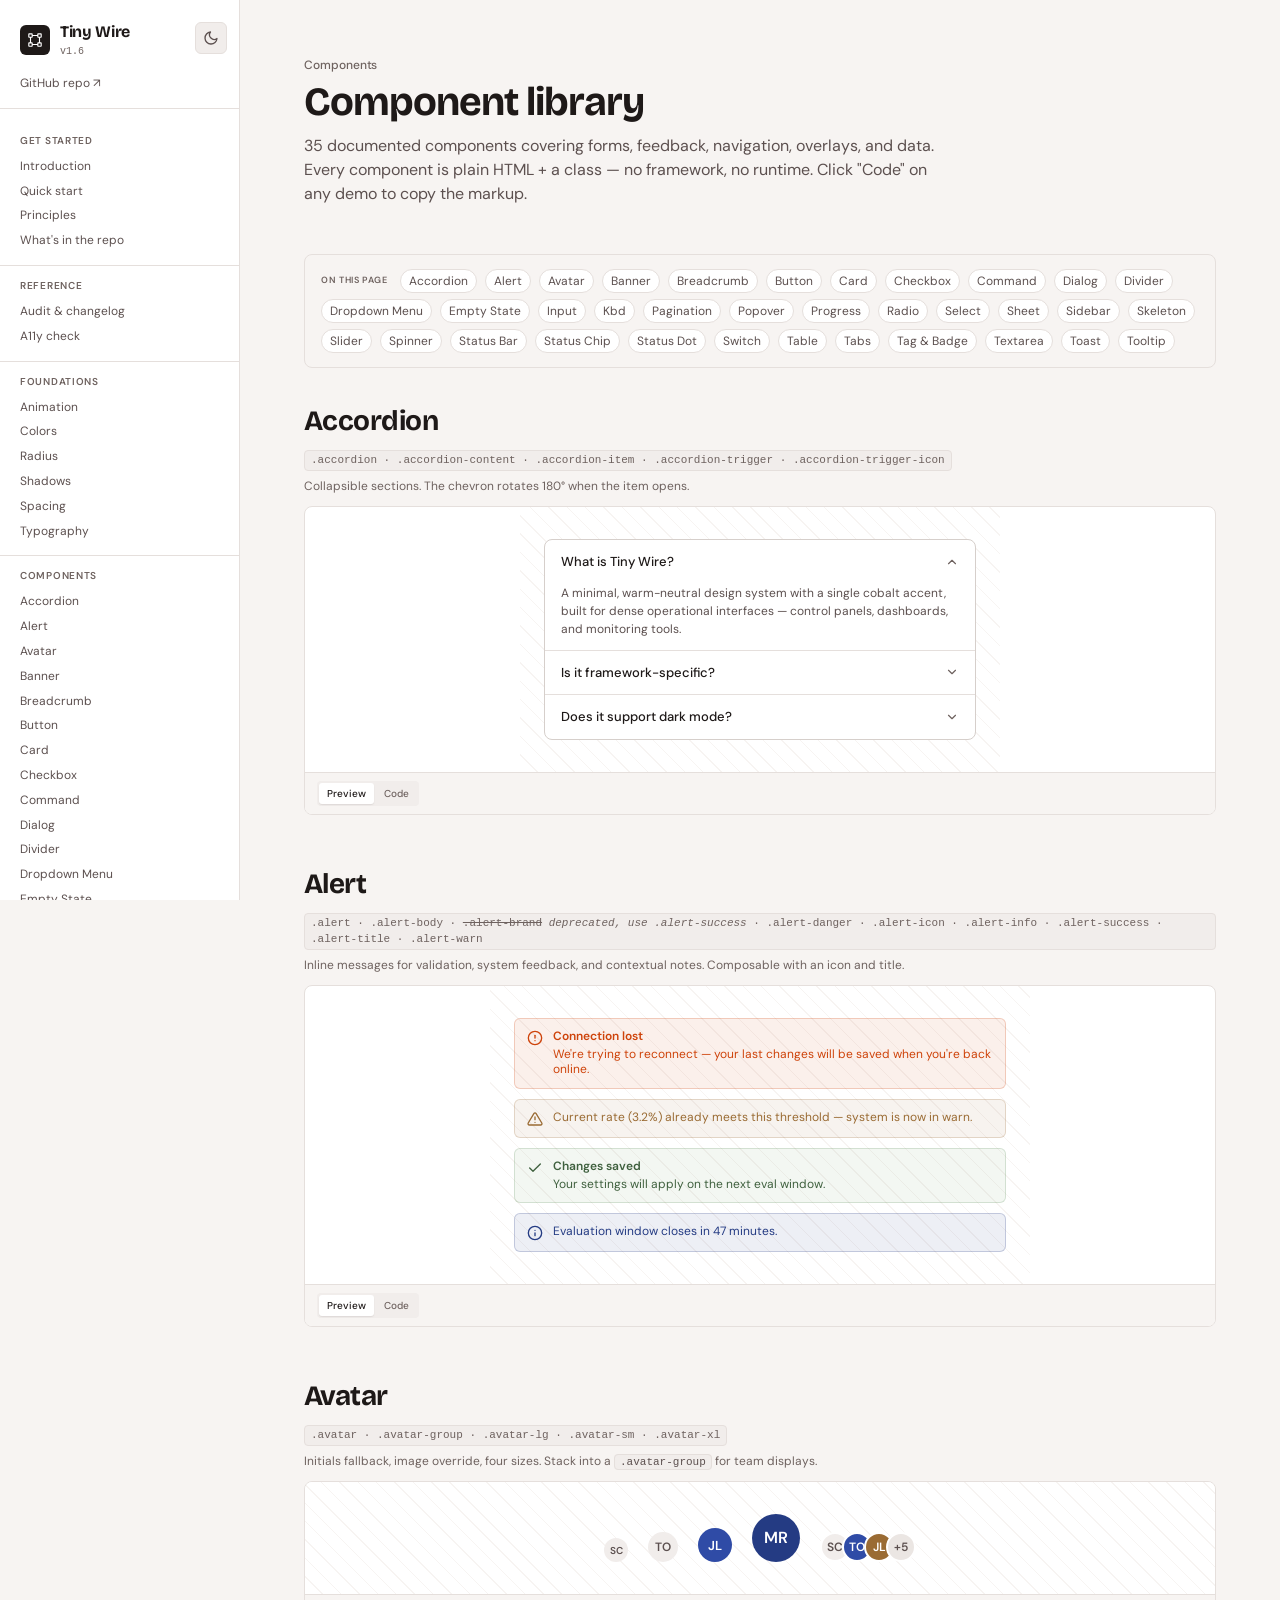
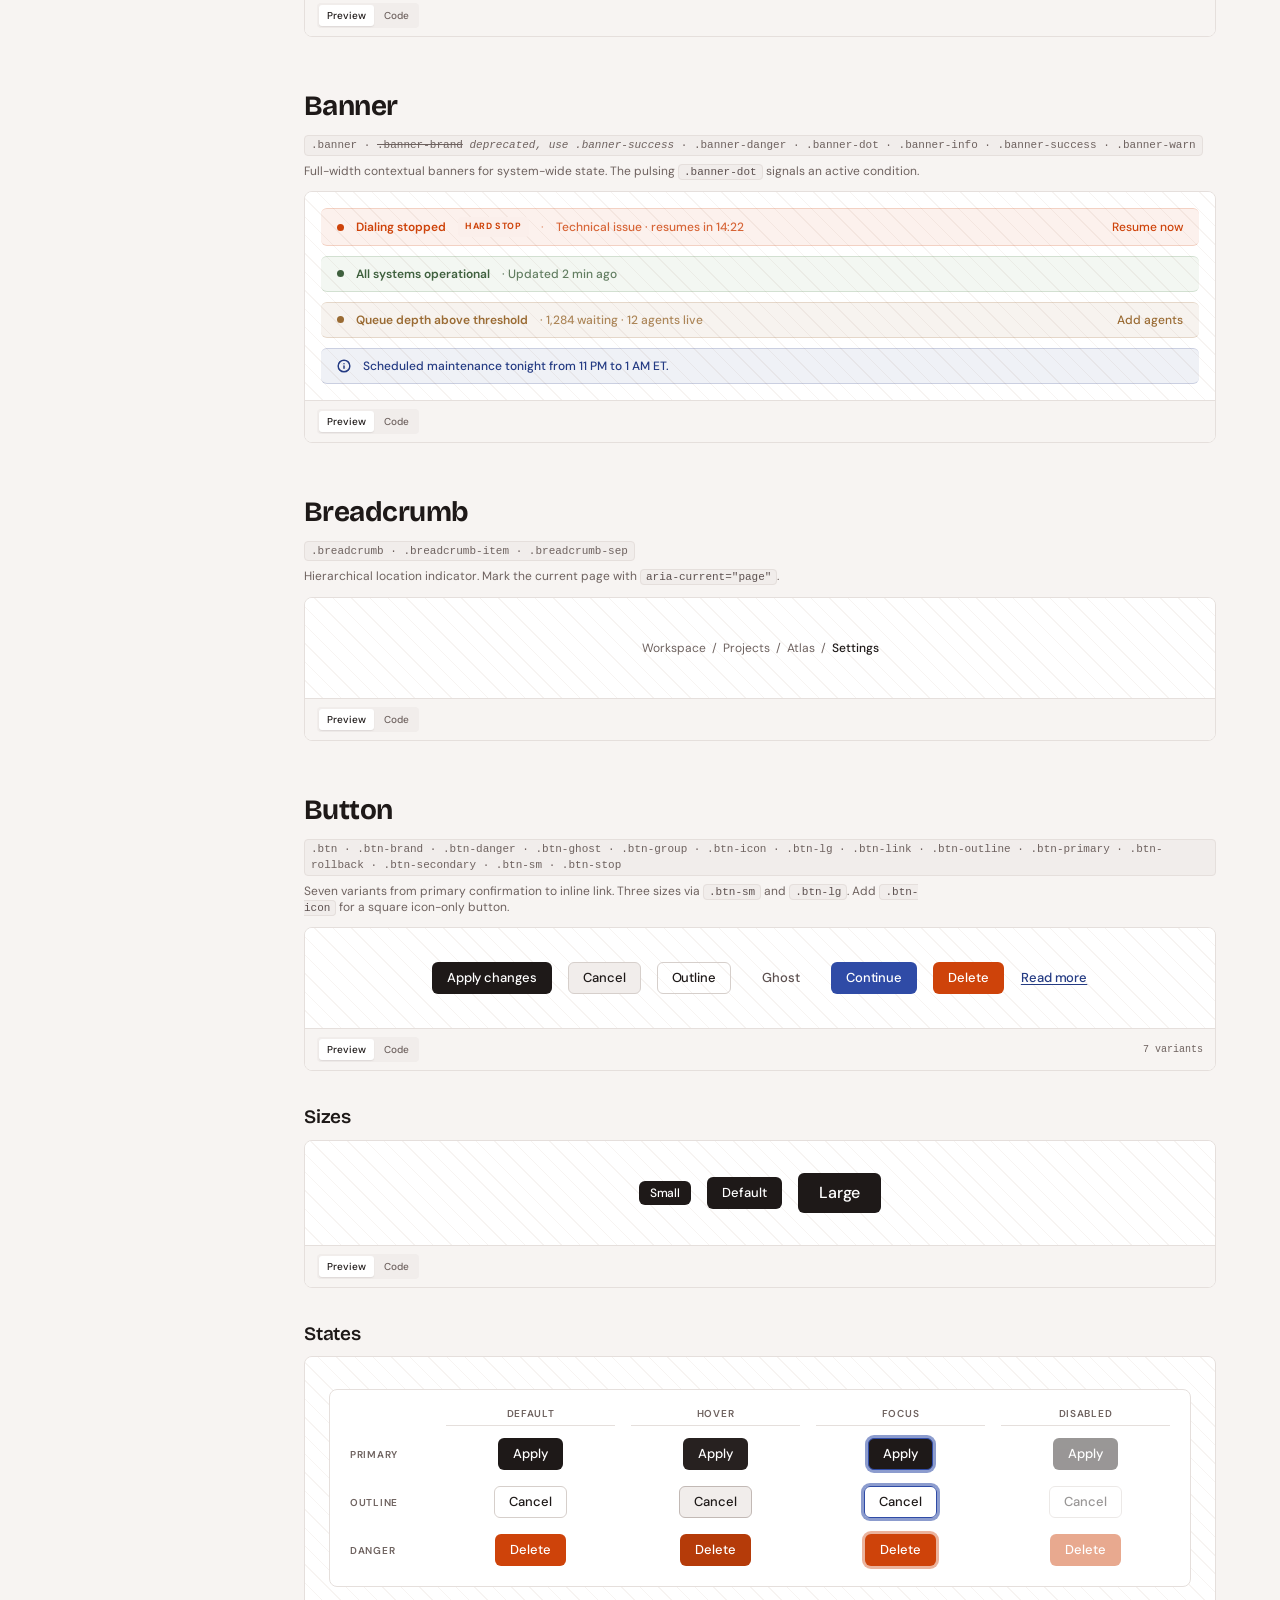
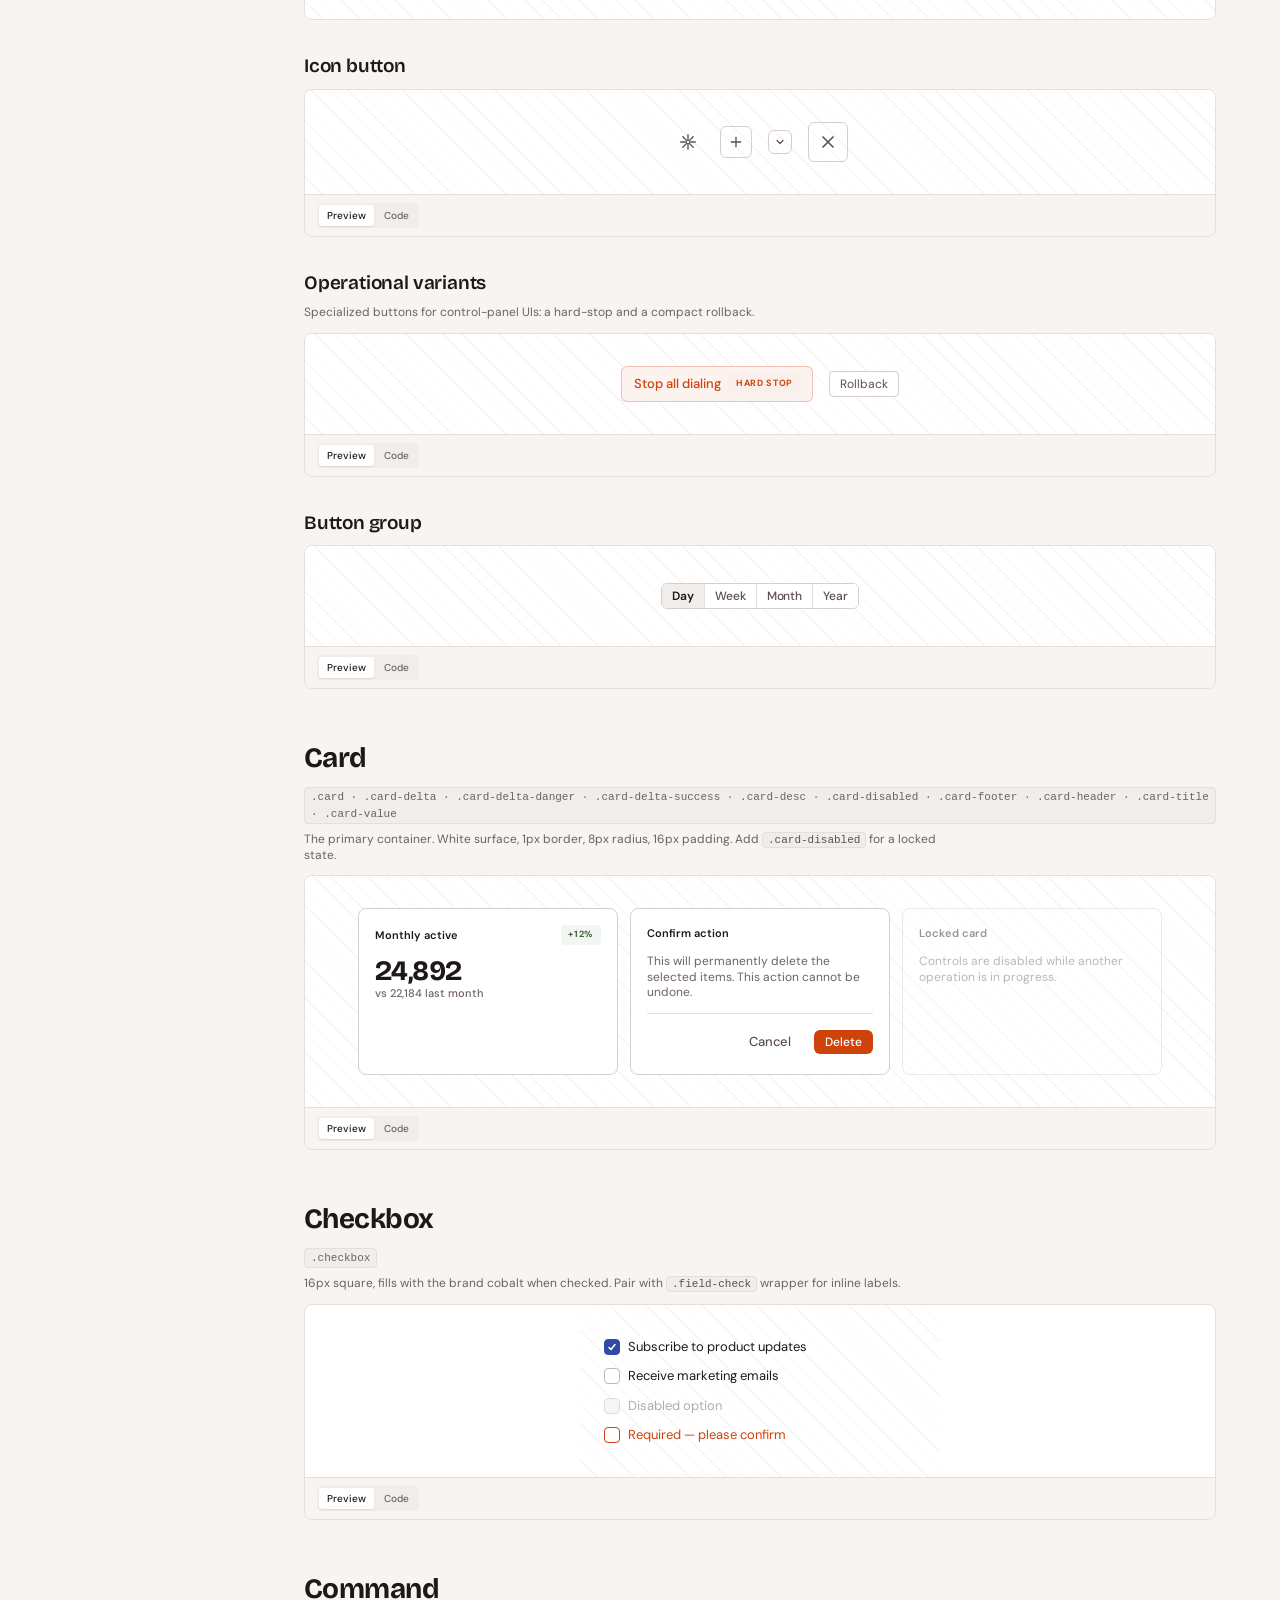
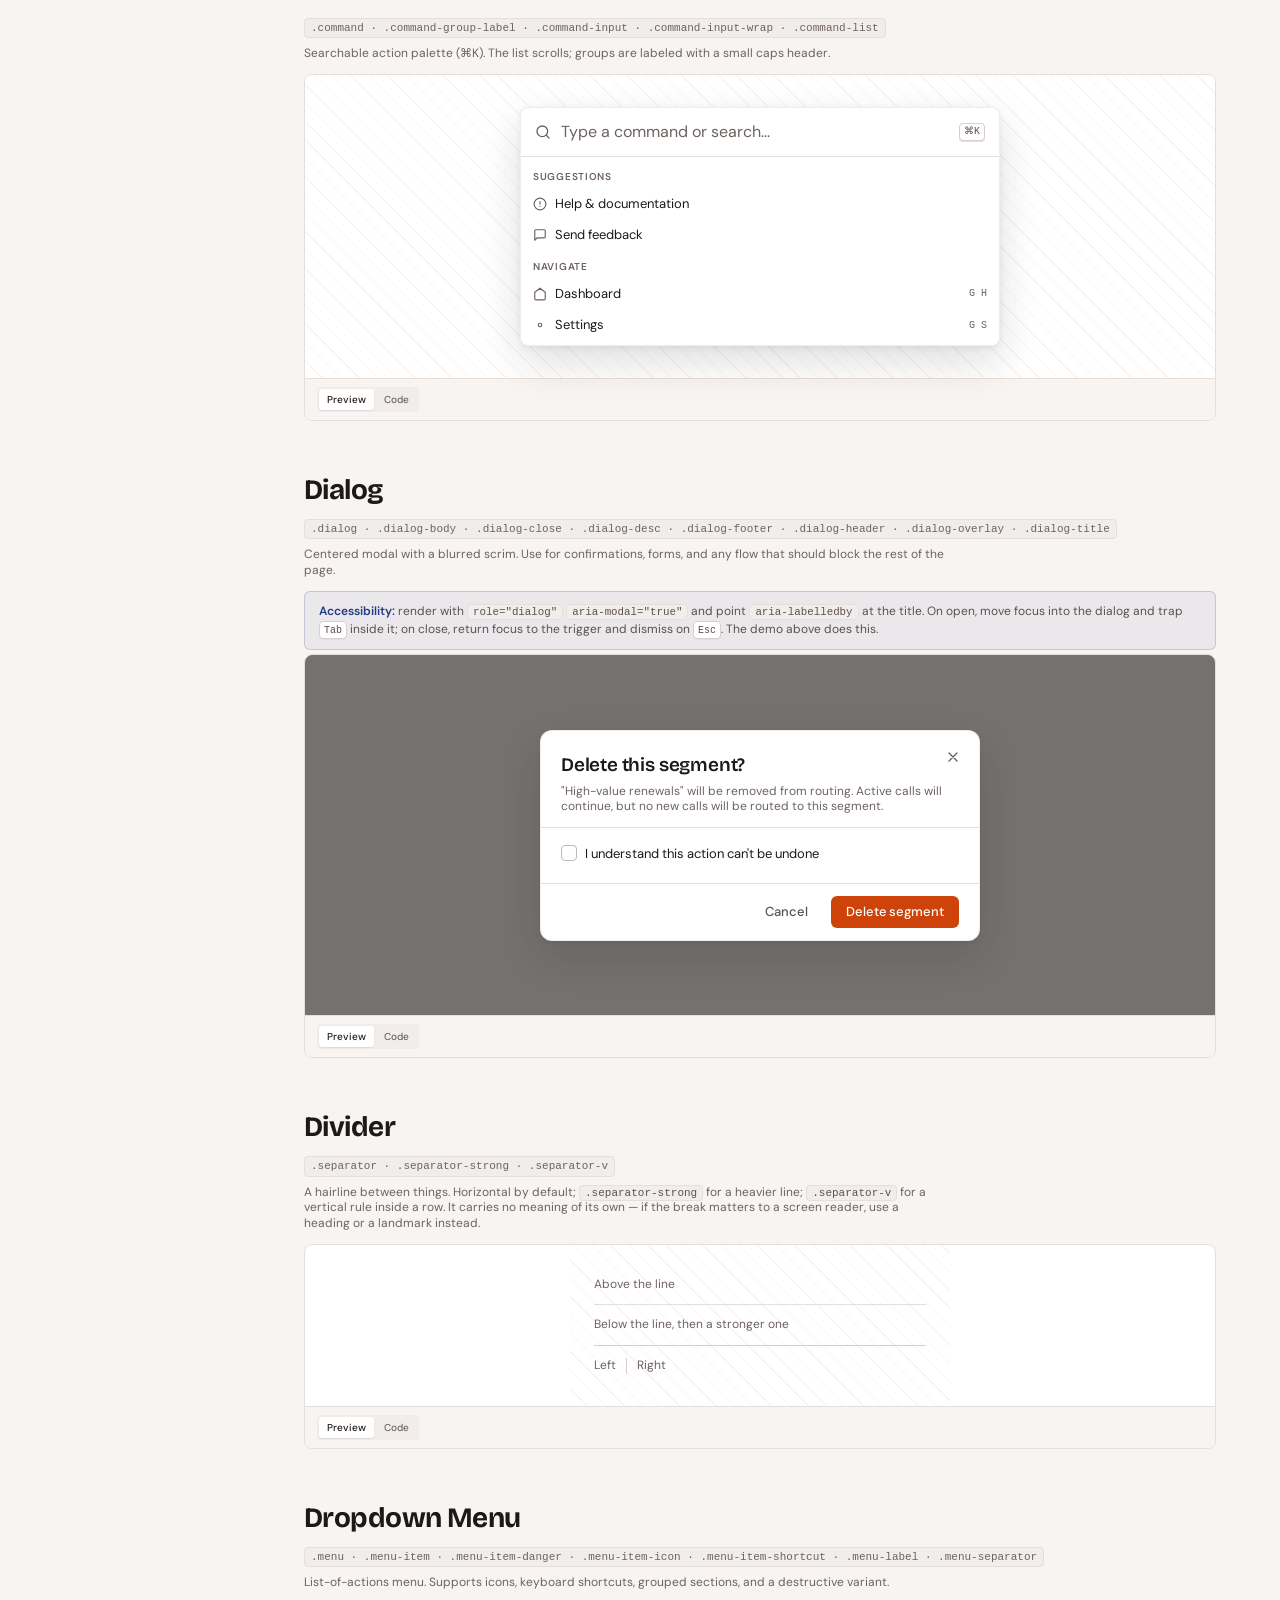
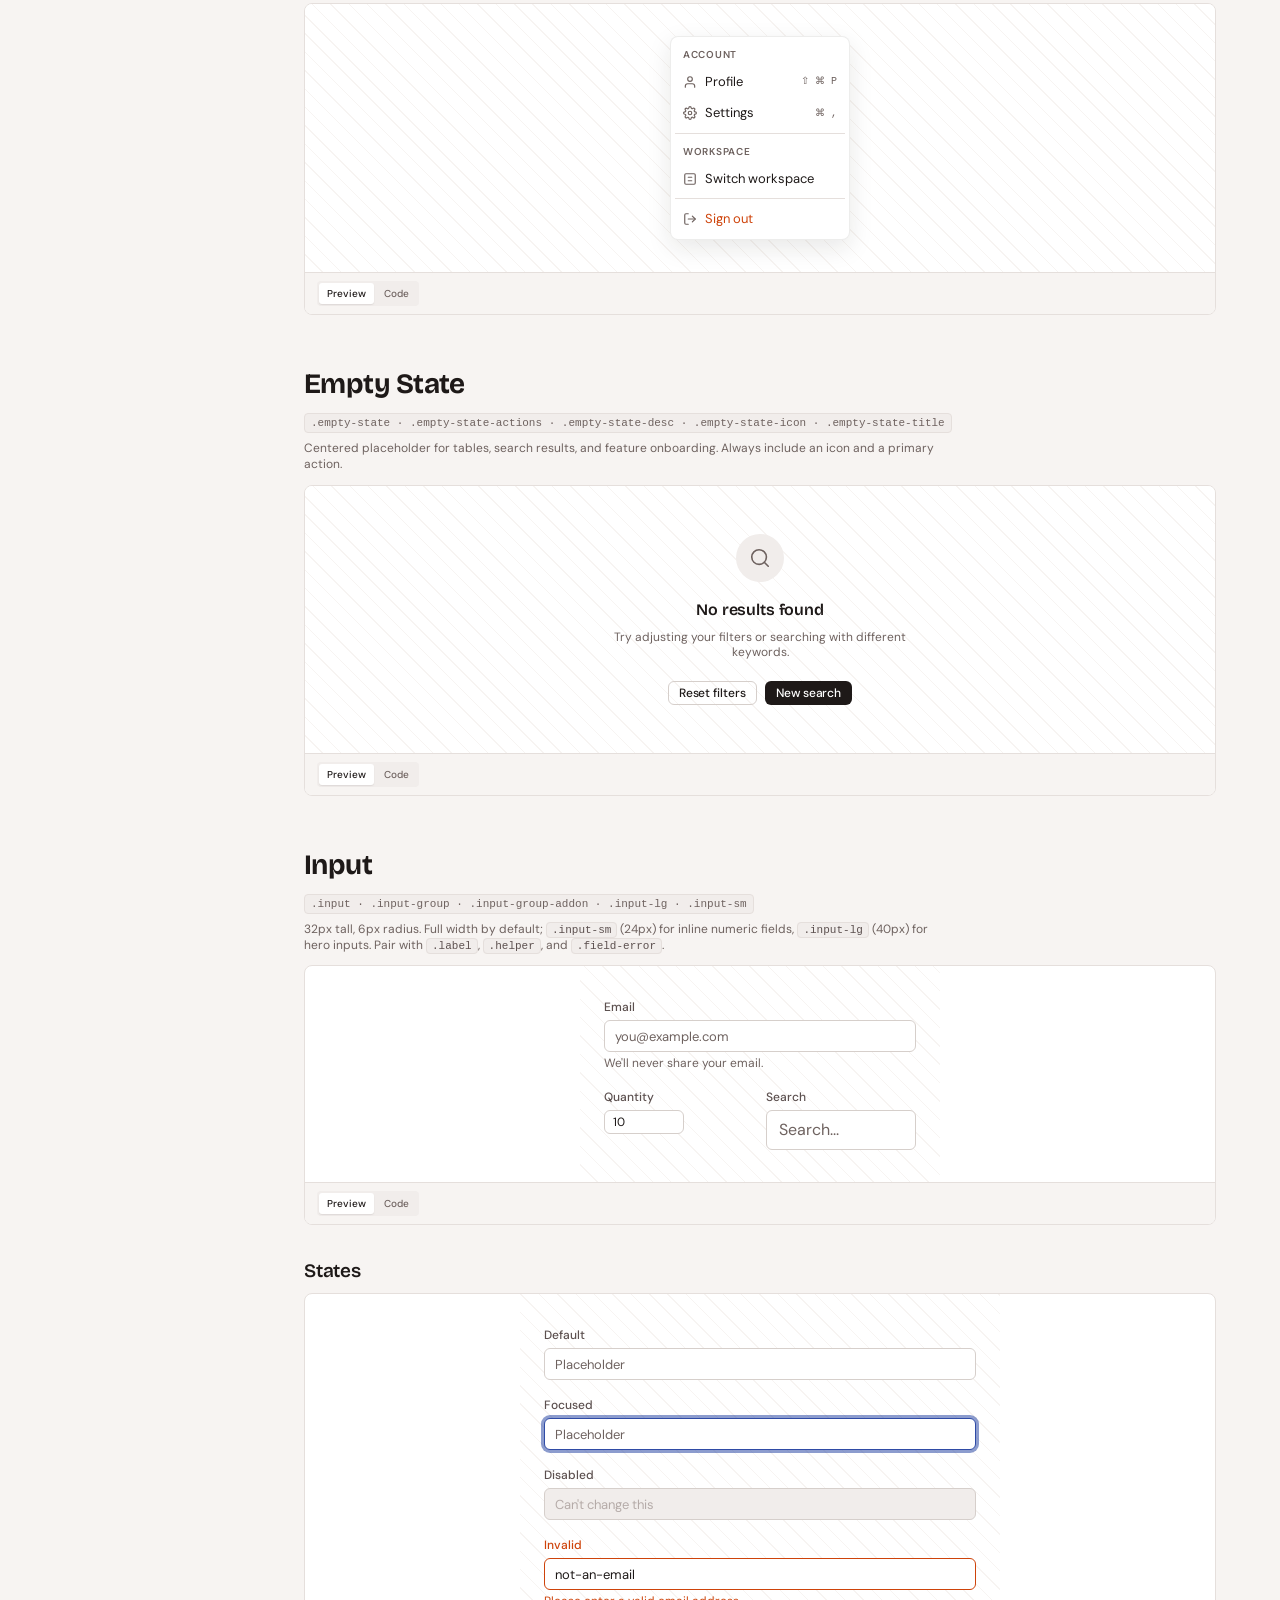
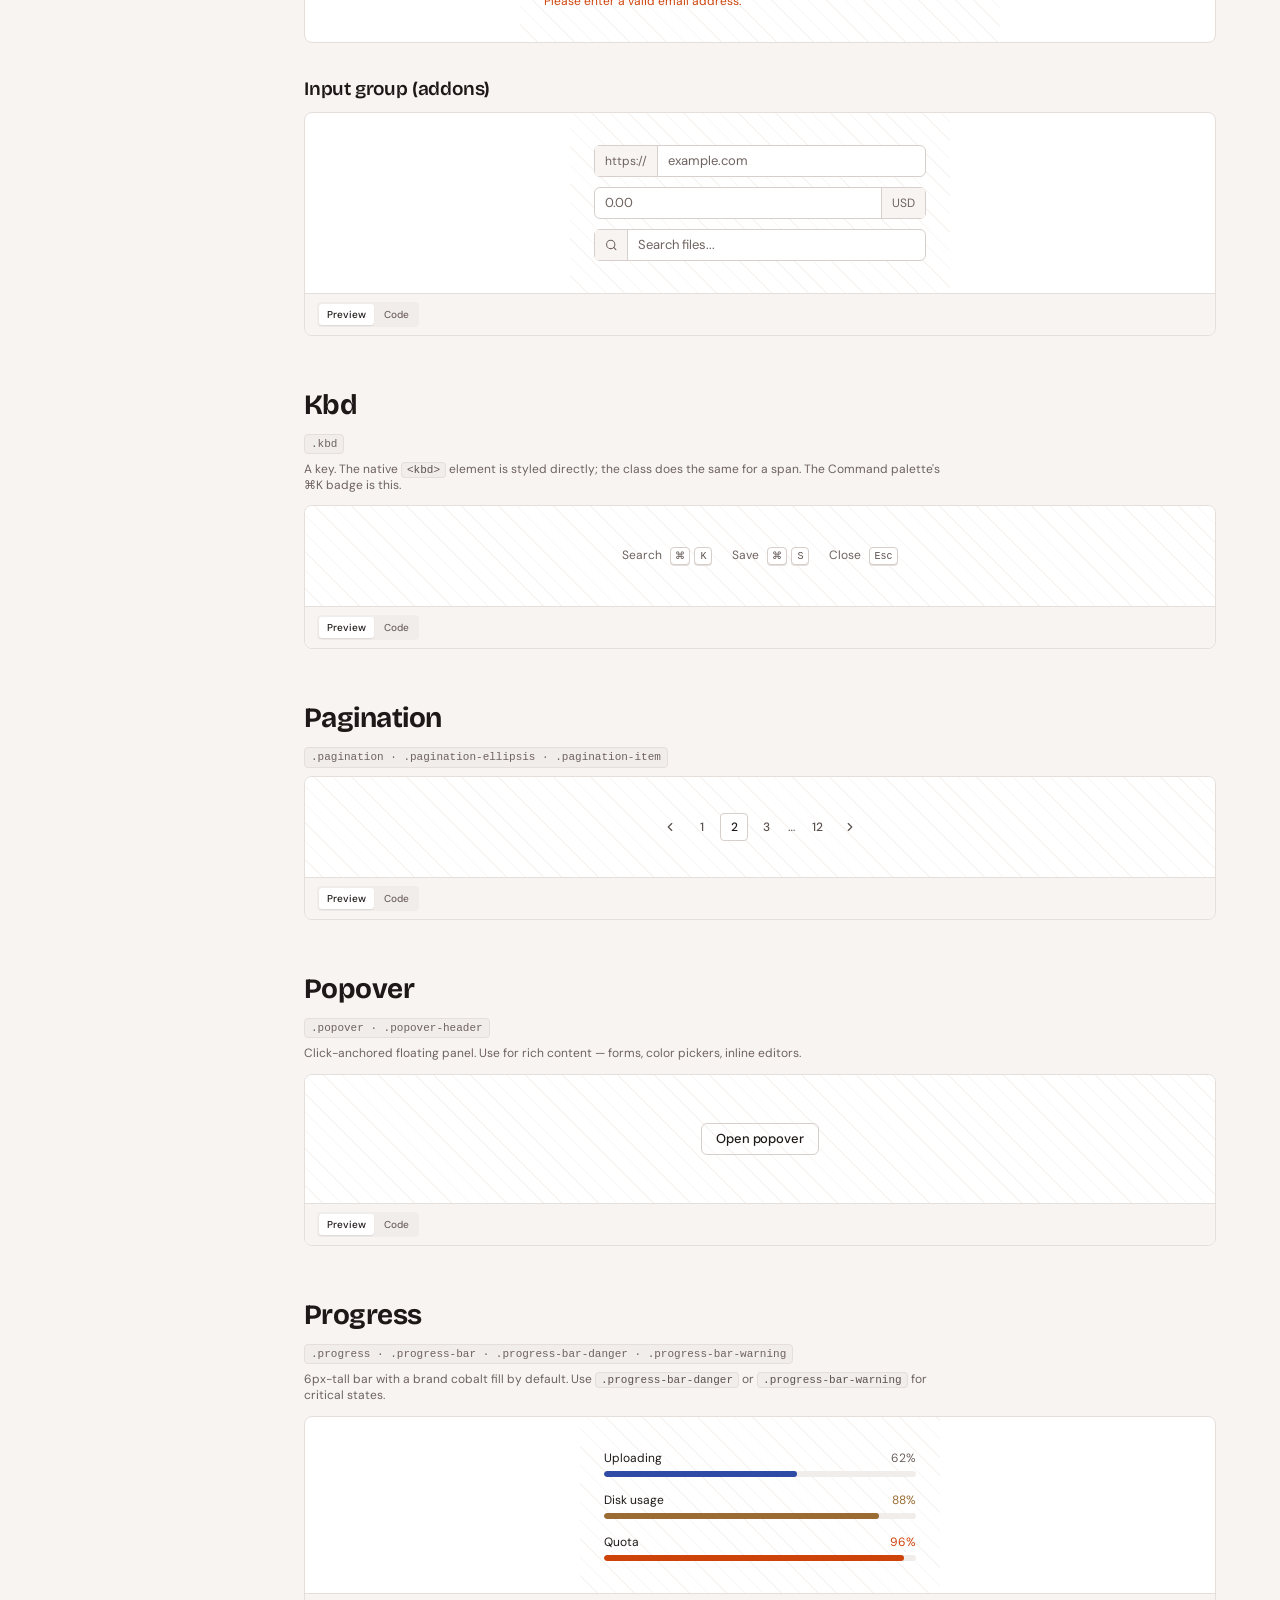
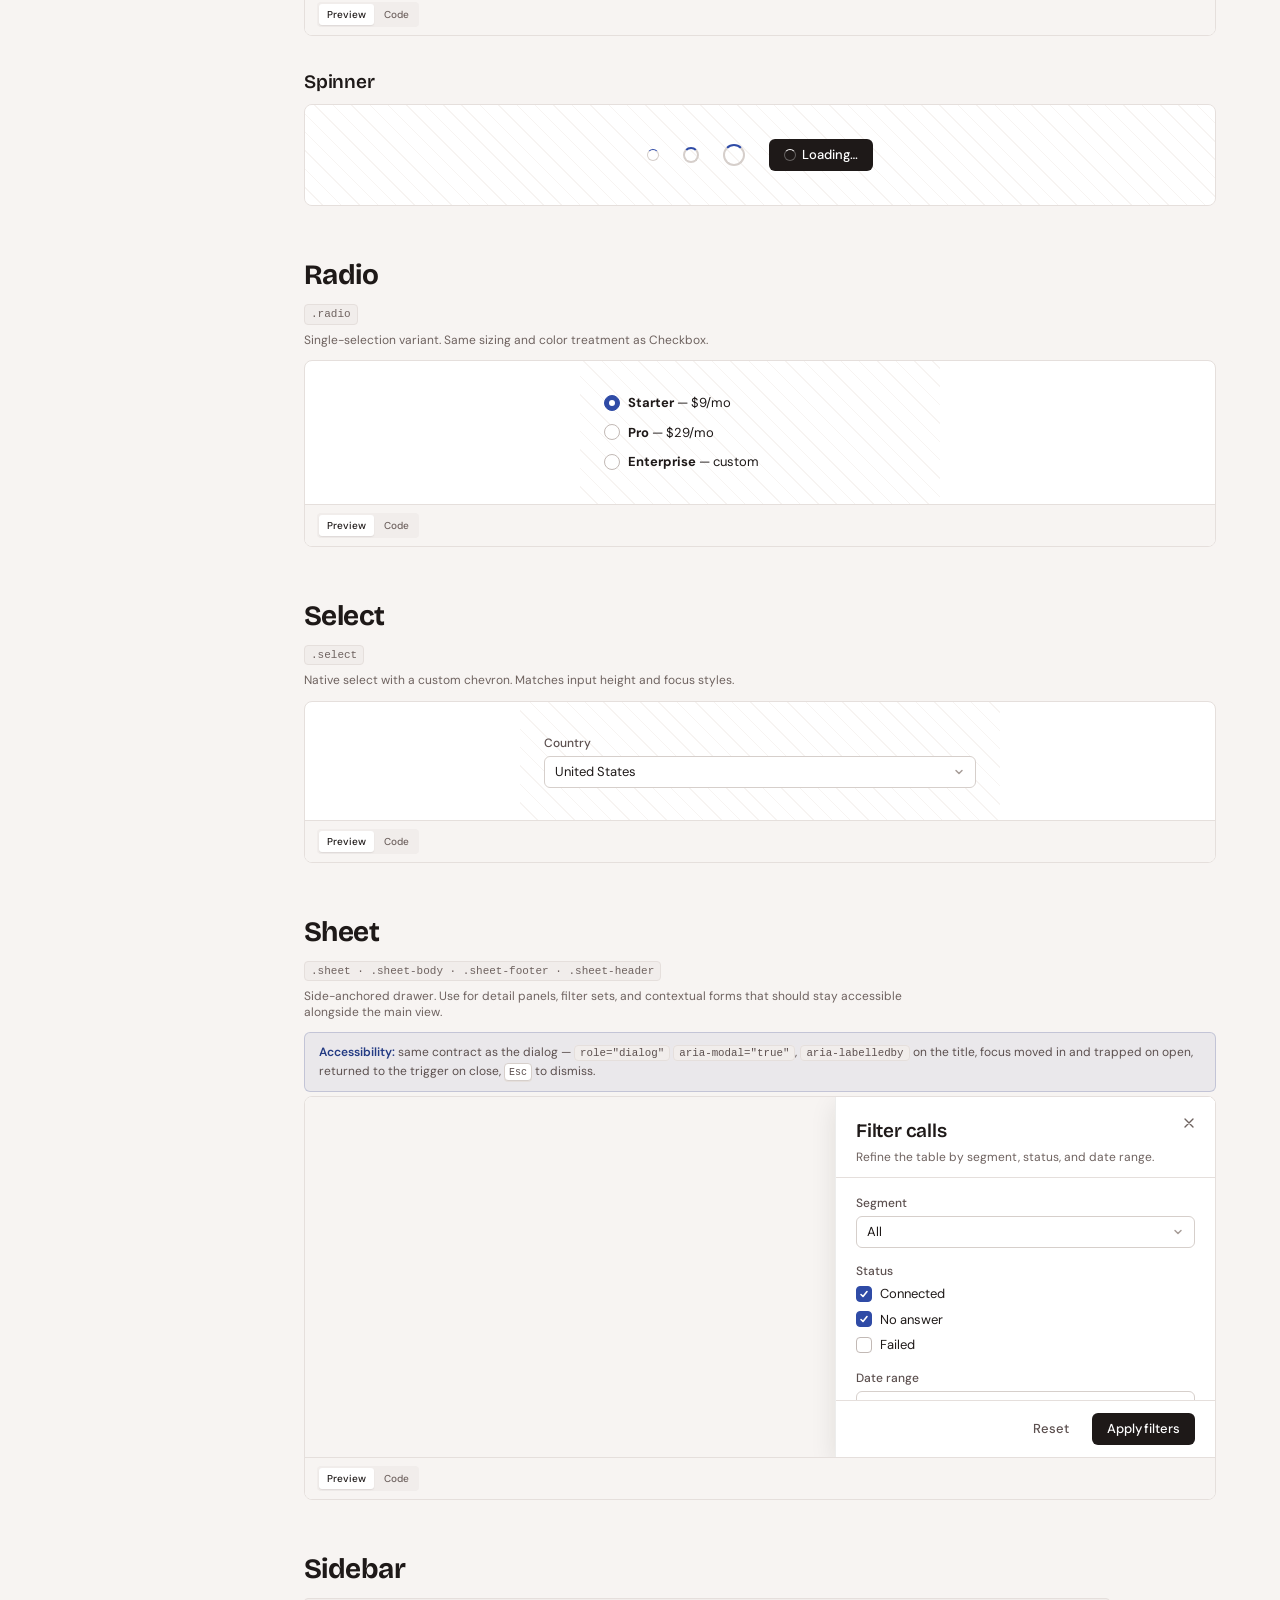
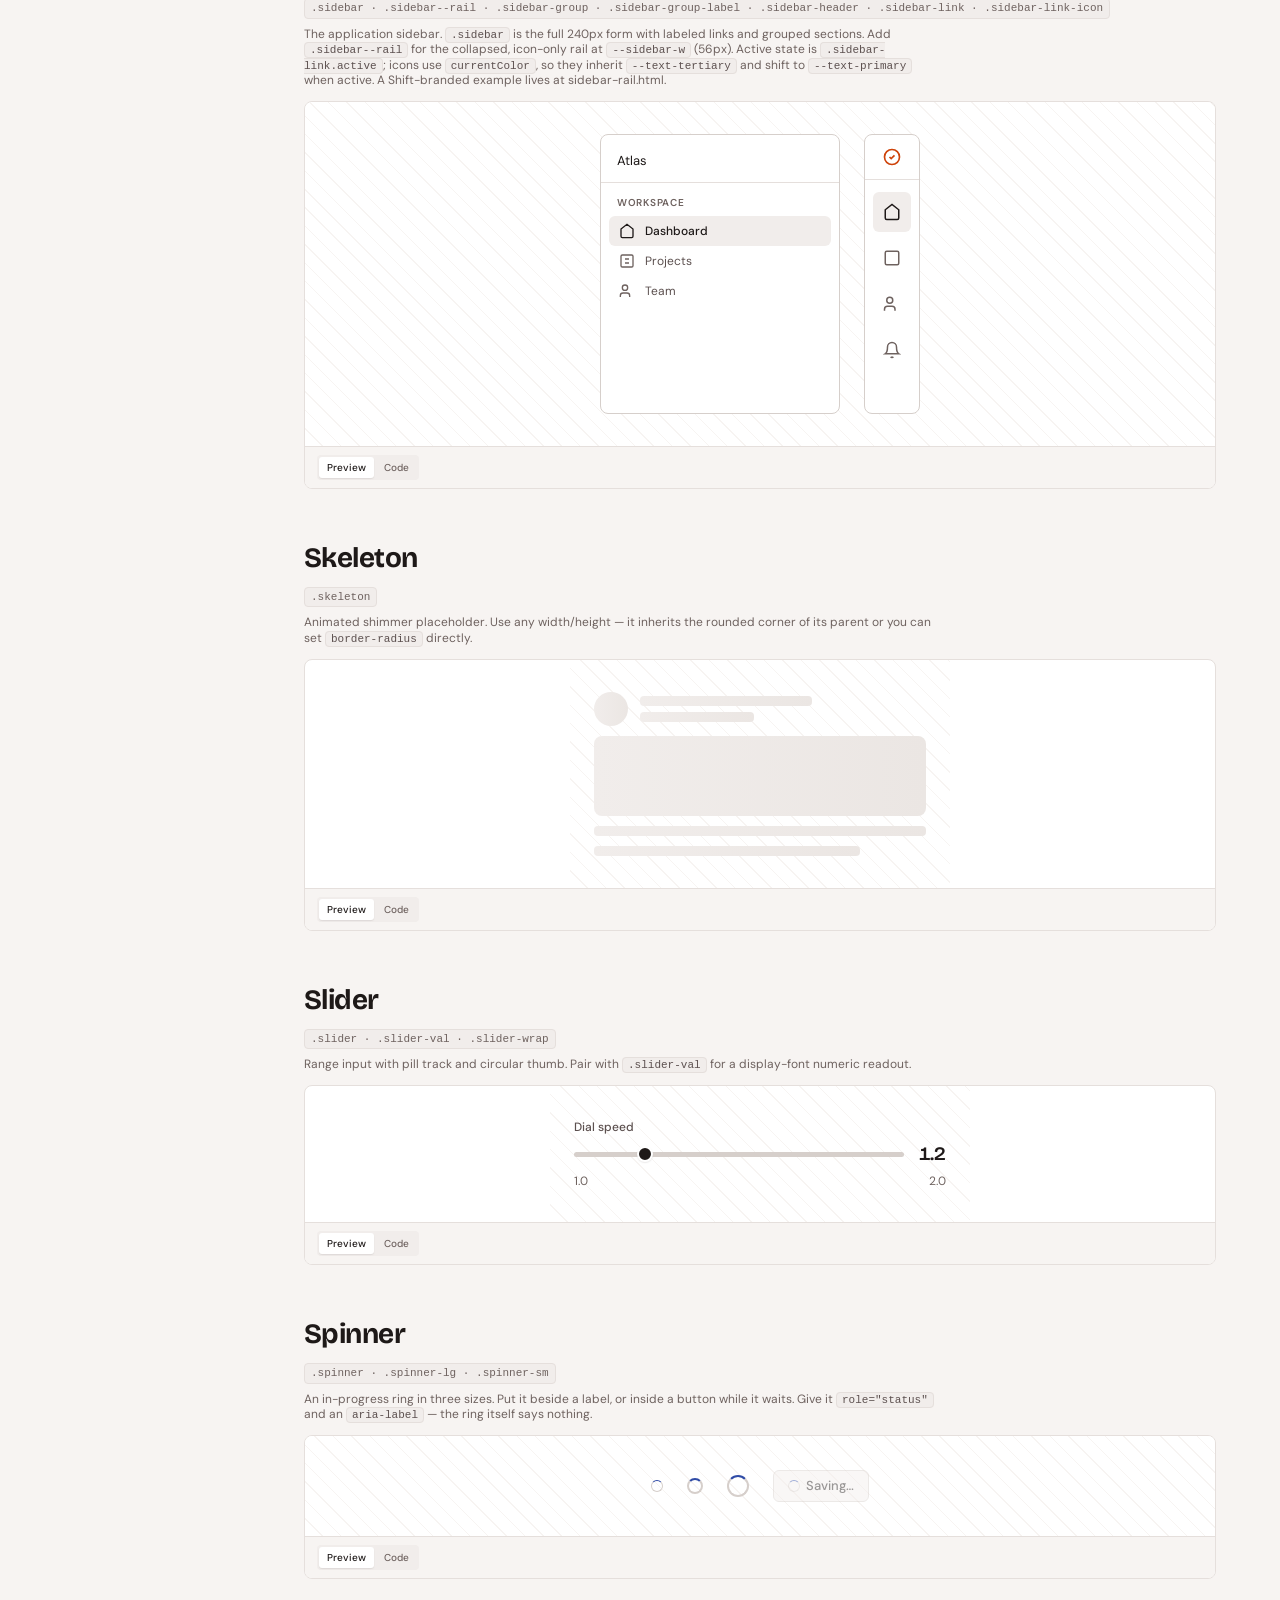
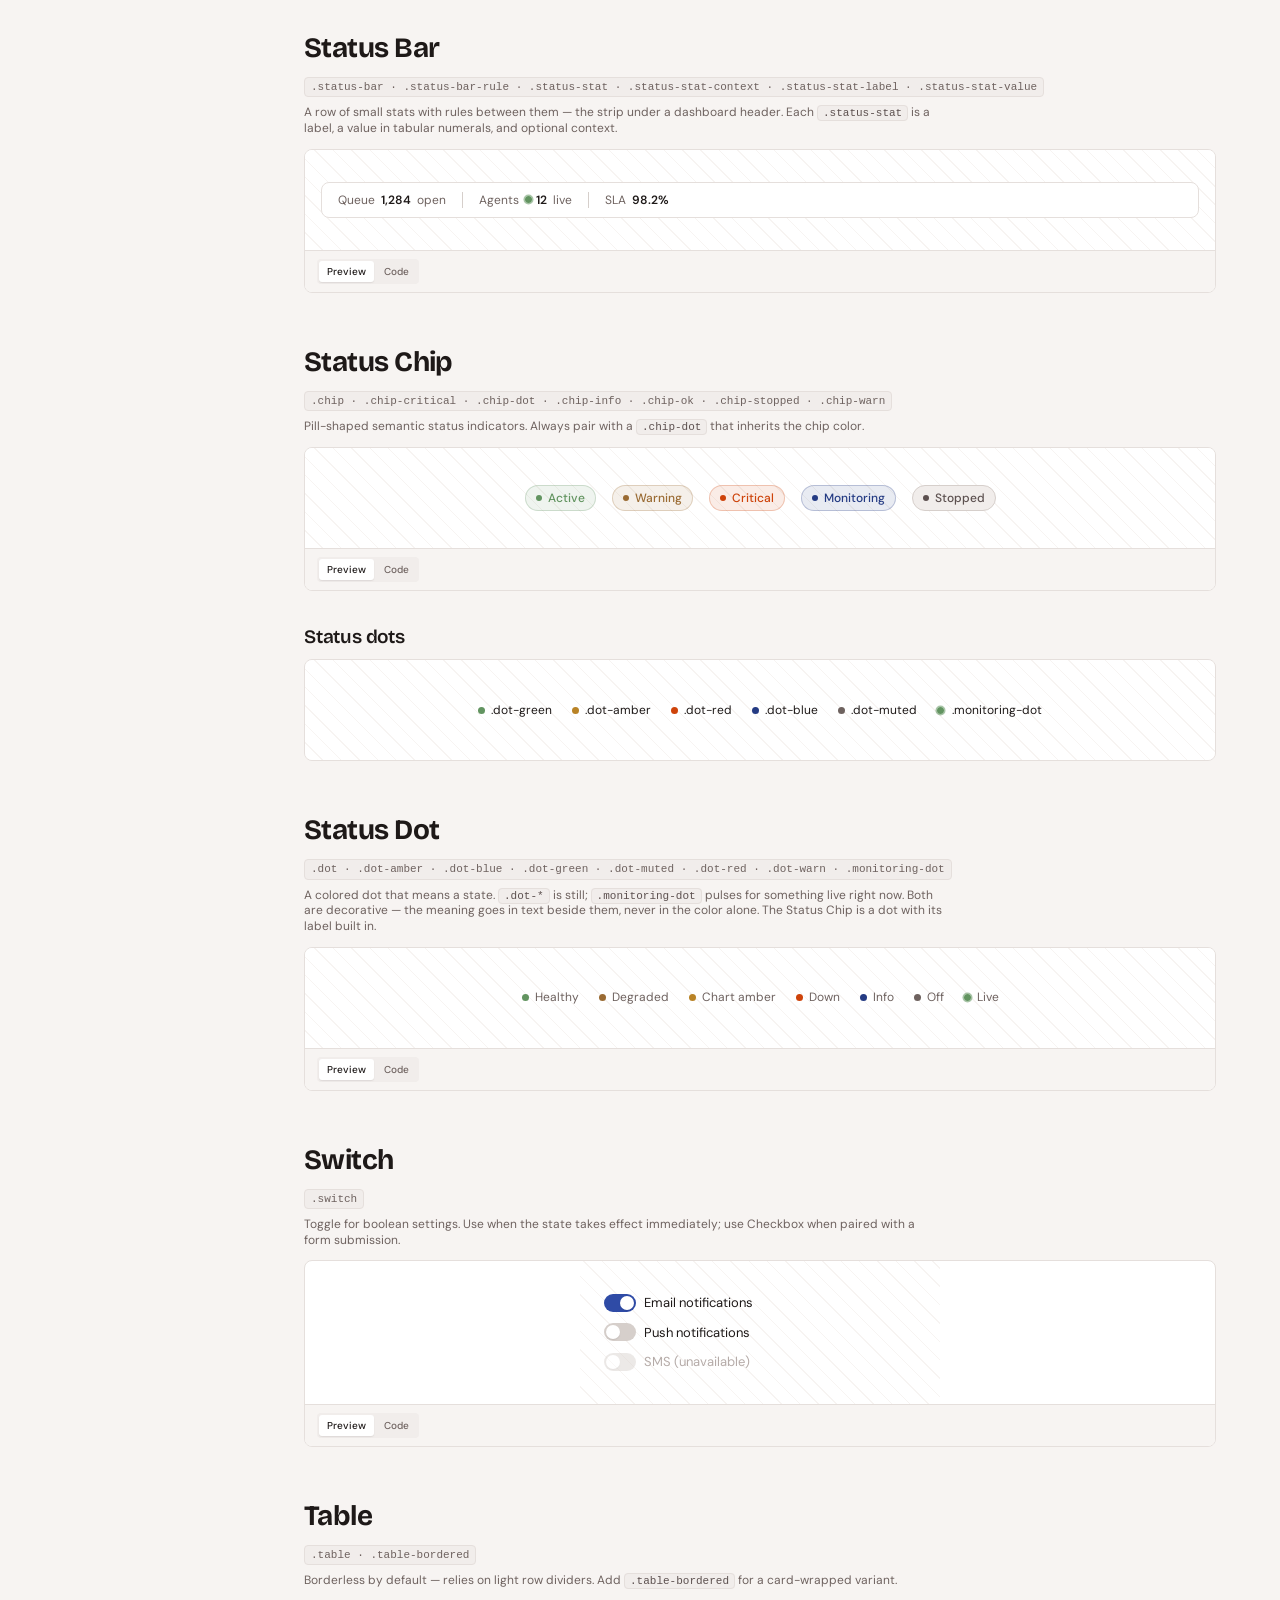
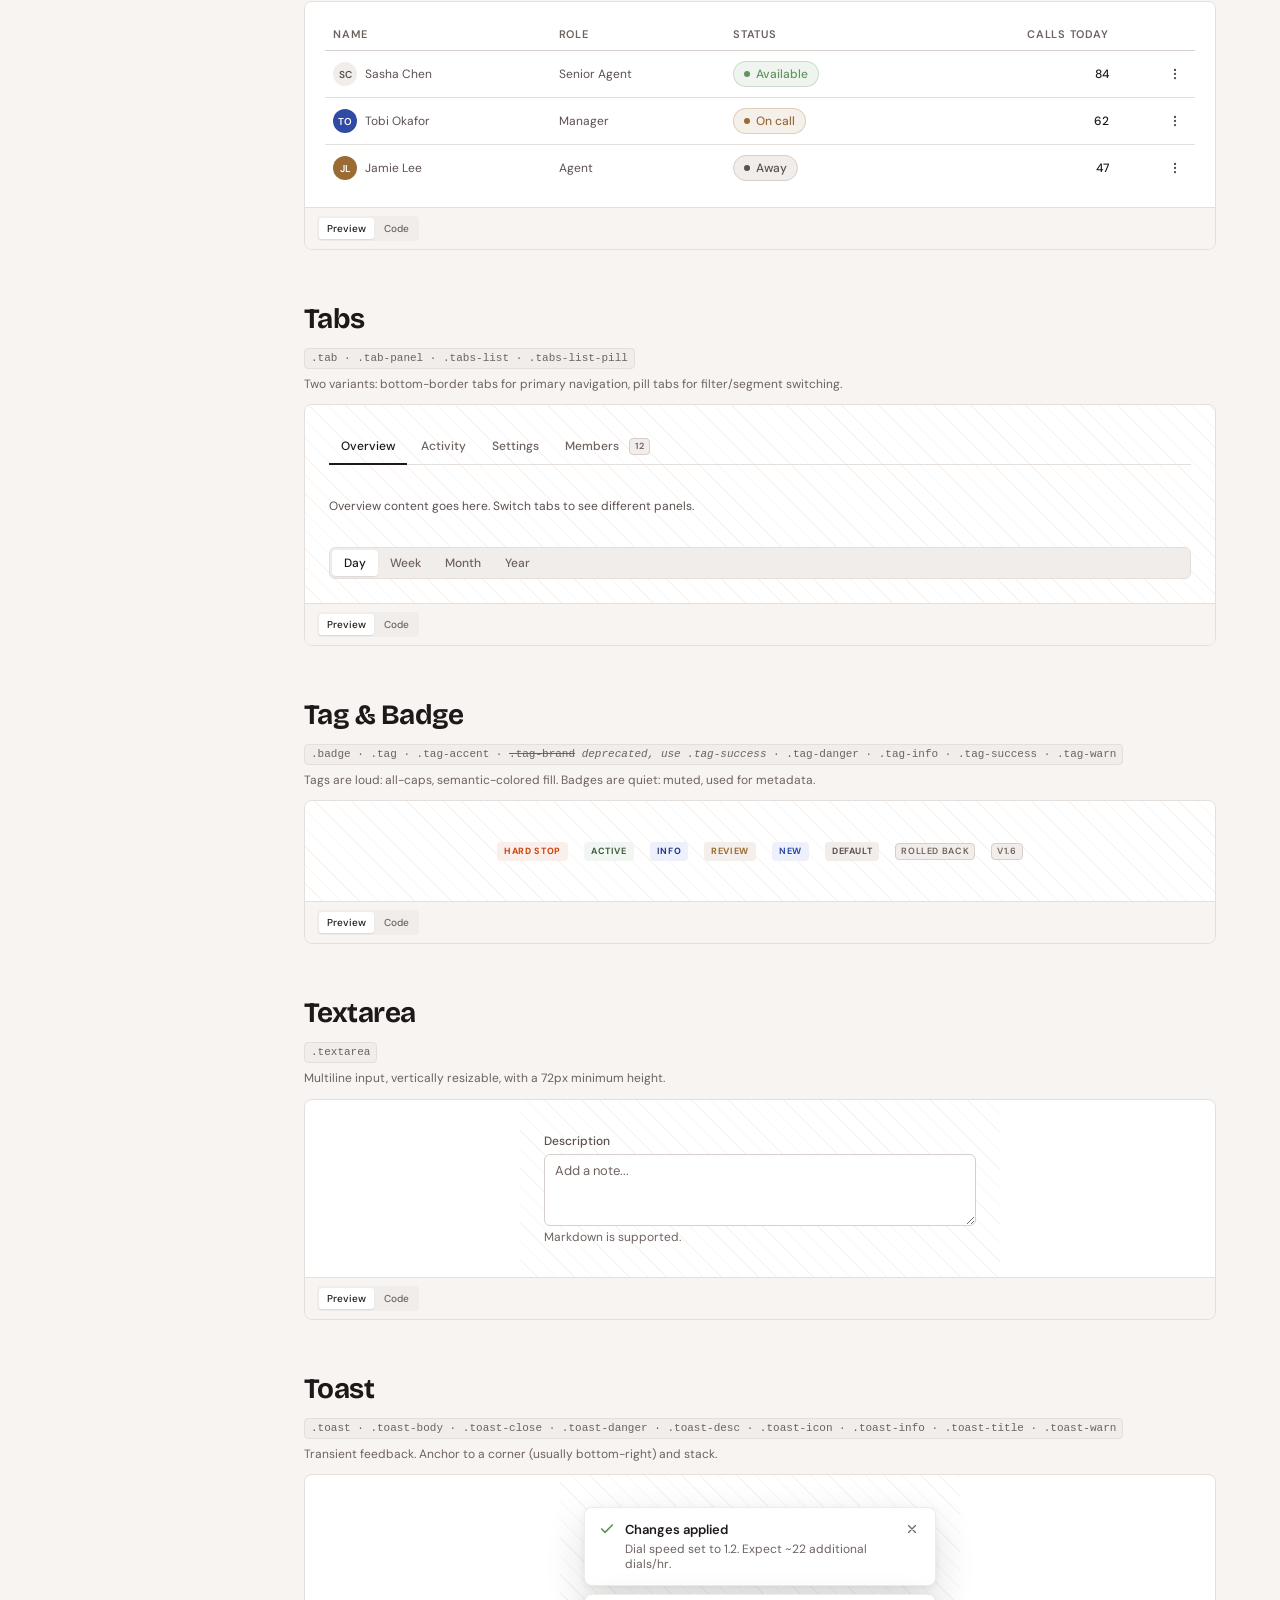
<file: docs/components.html>
<!DOCTYPE html>
<html lang="en">
<head>
<meta charset="UTF-8" />
<meta name="viewport" content="width=device-width, initial-scale=1.0" />
<link rel="icon" type="image/svg+xml" href="../favicon.svg" />
<title>Tiny Wire — Components</title>
<link rel="preconnect" href="https://fonts.googleapis.com" />
<link rel="preconnect" href="https://fonts.gstatic.com" crossorigin />
<link href="https://fonts.googleapis.com/css2?family=Bricolage+Grotesque:opsz,wght@12..96,400;12..96,500;12..96,600;12..96,700&family=DM+Sans:ital,opsz,wght@0,9..40,400..600;1,9..40,400..600&display=swap" rel="stylesheet" />
<link rel="stylesheet" href="../lib/globals.css" />
<link rel="stylesheet" href="../lib/components.css" />
<link rel="stylesheet" href="docs.css" />
<script defer src="docs.js"></script>
</head>
<body>

<div id="docs-sidebar-slot"></div>

<main class="docs-main">

  <div class="docs-eyebrow">Components</div>
  <h1 class="docs-h1">Component library</h1>
  <p class="docs-lede"><!-- record:n-components start -->35<!-- record:n-components end --> documented components covering forms, feedback, navigation, overlays, and data. Every component is plain HTML + a class — no framework, no runtime. Click "Code" on any demo to copy the markup.</p>

  <h2 class="docs-h2" id="accordion">Accordion</h2>
  <div class="comp-name"><div class="comp-name-left"><span class="comp-class"><!-- record:classes start -->.accordion · .accordion-content · .accordion-item · .accordion-trigger · .accordion-trigger-icon<!-- record:classes end --></span></div></div>
  <p class="comp-desc">Collapsible sections. The chevron rotates 180° when the item opens.</p>
  <div class="demo">
    <div class="demo-canvas col" style="max-width: 480px; margin: 0 auto;">
      <div class="accordion">
        <div class="accordion-item" data-state="open">
          <button class="accordion-trigger">
            What is Tiny Wire?
            <svg class="accordion-trigger-icon" width="14" height="14" viewBox="0 0 24 24" fill="none" stroke="currentColor" stroke-width="2" stroke-linecap="round" stroke-linejoin="round"><polyline points="6 9 12 15 18 9"/></svg>
          </button>
          <div class="accordion-content">A minimal, warm-neutral design system with a single cobalt accent, built for dense operational interfaces — control panels, dashboards, and monitoring tools.</div>
        </div>
        <div class="accordion-item" data-state="closed">
          <button class="accordion-trigger">
            Is it framework-specific?
            <svg class="accordion-trigger-icon" width="14" height="14" viewBox="0 0 24 24" fill="none" stroke="currentColor" stroke-width="2" stroke-linecap="round" stroke-linejoin="round"><polyline points="6 9 12 15 18 9"/></svg>
          </button>
          <div class="accordion-content">No. Plain HTML + CSS classes. Works with any framework or no framework at all.</div>
        </div>
        <div class="accordion-item" data-state="closed">
          <button class="accordion-trigger">
            Does it support dark mode?
            <svg class="accordion-trigger-icon" width="14" height="14" viewBox="0 0 24 24" fill="none" stroke="currentColor" stroke-width="2" stroke-linecap="round" stroke-linejoin="round"><polyline points="6 9 12 15 18 9"/></svg>
          </button>
          <div class="accordion-content">Yes — every token has a dark variant. Toggle <code>data-theme="dark"</code> on the html element.</div>
        </div>
      </div>
    </div>
    <div class="demo-toolbar">
      <div class="demo-toolbar-tabs">
        <button class="demo-tab active" onclick="setDemoTab(this, 'preview')">Preview</button>
        <button class="demo-tab" onclick="setDemoTab(this, 'code')">Code</button>
      </div>
    </div>
    <pre class="demo-code"><span class="k">&lt;div</span> <span class="a">class</span>=<span class="s">"accordion"</span><span class="k">&gt;</span>
  <span class="k">&lt;div</span> <span class="a">class</span>=<span class="s">"accordion-item"</span> <span class="a">data-state</span>=<span class="s">"open"</span><span class="k">&gt;</span>
    <span class="k">&lt;button</span> <span class="a">class</span>=<span class="s">"accordion-trigger"</span><span class="k">&gt;</span>Question<span class="k">&lt;/button&gt;</span>
    <span class="k">&lt;div</span> <span class="a">class</span>=<span class="s">"accordion-content"</span><span class="k">&gt;</span>Answer.<span class="k">&lt;/div&gt;</span>
  <span class="k">&lt;/div&gt;</span>
<span class="k">&lt;/div&gt;</span></pre>
  </div>

  <h2 class="docs-h2" id="alert">Alert</h2>
  <div class="comp-name"><div class="comp-name-left"><span class="comp-class"><!-- record:classes start -->.alert · .alert-body · <s>.alert-brand</s> <em>deprecated, use .alert-success</em> · .alert-danger · .alert-icon · .alert-info · .alert-success · .alert-title · .alert-warn<!-- record:classes end --></span></div></div>
  <p class="comp-desc">Inline messages for validation, system feedback, and contextual notes. Composable with an icon and title.</p>
  <div class="demo">
    <div class="demo-canvas col" style="max-width: 540px; margin: 0 auto; gap: var(--space-10);">
      <div class="alert alert-danger">
        <svg class="alert-icon" width="16" height="16" viewBox="0 0 24 24" fill="none" stroke="currentColor" stroke-width="2" stroke-linecap="round" stroke-linejoin="round"><circle cx="12" cy="12" r="10"/><line x1="12" y1="8" x2="12" y2="12"/><line x1="12" y1="16" x2="12.01" y2="16"/></svg>
        <div class="alert-body">
          <div class="alert-title">Connection lost</div>
          We're trying to reconnect — your last changes will be saved when you're back online.
        </div>
      </div>
      <div class="alert alert-warn">
        <svg class="alert-icon" width="16" height="16" viewBox="0 0 24 24" fill="none" stroke="currentColor" stroke-width="2" stroke-linecap="round" stroke-linejoin="round"><path d="M10.29 3.86 1.82 18a2 2 0 0 0 1.71 3h16.94a2 2 0 0 0 1.71-3L13.71 3.86a2 2 0 0 0-3.42 0z"/><line x1="12" y1="9" x2="12" y2="13"/><line x1="12" y1="17" x2="12.01" y2="17"/></svg>
        <div class="alert-body">Current rate (3.2%) already meets this threshold — system is now in warn.</div>
      </div>
      <div class="alert alert-success">
        <svg class="alert-icon" width="16" height="16" viewBox="0 0 24 24" fill="none" stroke="currentColor" stroke-width="2" stroke-linecap="round" stroke-linejoin="round"><polyline points="20 6 9 17 4 12"/></svg>
        <div class="alert-body"><div class="alert-title">Changes saved</div>Your settings will apply on the next eval window.</div>
      </div>
      <div class="alert alert-info">
        <svg class="alert-icon" width="16" height="16" viewBox="0 0 24 24" fill="none" stroke="currentColor" stroke-width="2" stroke-linecap="round" stroke-linejoin="round"><circle cx="12" cy="12" r="10"/><line x1="12" y1="16" x2="12" y2="12"/><line x1="12" y1="8" x2="12.01" y2="8"/></svg>
        <div class="alert-body">Evaluation window closes in 47 minutes.</div>
      </div>
    </div>
    <div class="demo-toolbar">
      <div class="demo-toolbar-tabs">
        <button class="demo-tab active" onclick="setDemoTab(this, 'preview')">Preview</button>
        <button class="demo-tab" onclick="setDemoTab(this, 'code')">Code</button>
      </div>
    </div>
    <pre class="demo-code"><span class="k">&lt;div</span> <span class="a">class</span>=<span class="s">"alert alert-danger"</span><span class="k">&gt;</span>
  <span class="k">&lt;svg</span> <span class="a">class</span>=<span class="s">"alert-icon"</span><span class="k">&gt;&lt;/svg&gt;</span>
  <span class="k">&lt;div</span> <span class="a">class</span>=<span class="s">"alert-body"</span><span class="k">&gt;</span>
    <span class="k">&lt;div</span> <span class="a">class</span>=<span class="s">"alert-title"</span><span class="k">&gt;</span>Connection lost<span class="k">&lt;/div&gt;</span>
    We're trying to reconnect.
  <span class="k">&lt;/div&gt;</span>
<span class="k">&lt;/div&gt;</span></pre>
  </div>

  <h2 class="docs-h2" id="avatar">Avatar</h2>
  <div class="comp-name"><div class="comp-name-left"><span class="comp-class"><!-- record:classes start -->.avatar · .avatar-group · .avatar-lg · .avatar-sm · .avatar-xl<!-- record:classes end --></span></div></div>
  <p class="comp-desc">Initials fallback, image override, four sizes. Stack into a <code>.avatar-group</code> for team displays.</p>
  <div class="demo">
    <div class="demo-canvas" style="gap: var(--space-20); align-items: flex-end;">
      <span class="avatar avatar-sm">SC</span>
      <span class="avatar">TO</span>
      <span class="avatar avatar-lg" style="background: var(--brand); color: var(--brand-fg);">JL</span>
      <span class="avatar avatar-xl" style="background: var(--info); color: var(--info-fg);">MR</span>
      <div class="avatar-group">
        <span class="avatar">SC</span>
        <span class="avatar" style="background: var(--brand); color: var(--brand-fg);">TO</span>
        <span class="avatar" style="background: var(--warning); color: var(--warning-fg);">JL</span>
        <span class="avatar" style="background: var(--surface-inset);">+5</span>
      </div>
    </div>
    <div class="demo-toolbar">
      <div class="demo-toolbar-tabs">
        <button class="demo-tab active" onclick="setDemoTab(this, 'preview')">Preview</button>
        <button class="demo-tab" onclick="setDemoTab(this, 'code')">Code</button>
      </div>
    </div>
    <pre class="demo-code"><span class="k">&lt;span</span> <span class="a">class</span>=<span class="s">"avatar"</span><span class="k">&gt;</span>SC<span class="k">&lt;/span&gt;</span>
<span class="k">&lt;span</span> <span class="a">class</span>=<span class="s">"avatar avatar-lg"</span><span class="k">&gt;&lt;img</span> <span class="a">src</span>=<span class="s">"/me.jpg"</span><span class="k">&gt;&lt;/span&gt;</span>

<span class="k">&lt;div</span> <span class="a">class</span>=<span class="s">"avatar-group"</span><span class="k">&gt;</span>
  <span class="k">&lt;span</span> <span class="a">class</span>=<span class="s">"avatar"</span><span class="k">&gt;</span>SC<span class="k">&lt;/span&gt;</span>
  <span class="k">&lt;span</span> <span class="a">class</span>=<span class="s">"avatar"</span><span class="k">&gt;</span>TO<span class="k">&lt;/span&gt;</span>
<span class="k">&lt;/div&gt;</span></pre>
  </div>

  <h2 class="docs-h2" id="banner">Banner</h2>
  <div class="comp-name"><div class="comp-name-left"><span class="comp-class"><!-- record:classes start -->.banner · <s>.banner-brand</s> <em>deprecated, use .banner-success</em> · .banner-danger · .banner-dot · .banner-info · .banner-success · .banner-warn<!-- record:classes end --></span></div></div>
  <p class="comp-desc">Full-width contextual banners for system-wide state. The pulsing <code>.banner-dot</code> signals an active condition.</p>
  <div class="demo">
    <div class="demo-canvas col" style="gap: var(--space-10); padding: var(--space-16);">
      <div class="banner banner-danger">
        <span class="banner-dot"></span>
        <span style="font-weight: var(--weight-semibold);">Dialing stopped</span>
        <span class="tag tag-danger">Hard stop</span>
        <span style="opacity: 0.5;">·</span>
        <span style="opacity: 0.8;">Technical issue · resumes in 14:22</span>
        <button class="btn-ghost" style="margin-left: auto; color: var(--danger);">Resume now</button>
      </div>
      <div class="banner banner-success">
        <span class="banner-dot" style="animation: none;"></span>
        <span style="font-weight: var(--weight-semibold);">All systems operational</span>
        <span style="opacity: 0.8;">· Updated 2 min ago</span>
      </div>
      <div class="banner banner-warn">
        <span class="banner-dot" style="animation: none;"></span>
        <span style="font-weight: var(--weight-semibold);">Queue depth above threshold</span>
        <span style="opacity: 0.8;">· 1,284 waiting · 12 agents live</span>
        <button class="btn-ghost" style="margin-left: auto; color: var(--warning);">Add agents</button>
      </div>
      <div class="banner banner-info">
        <svg width="14" height="14" viewBox="0 0 24 24" fill="none" stroke="currentColor" stroke-width="2.5" stroke-linecap="round" stroke-linejoin="round"><circle cx="12" cy="12" r="10"/><line x1="12" y1="16" x2="12" y2="12"/><line x1="12" y1="8" x2="12.01" y2="8"/></svg>
        <span>Scheduled maintenance tonight from 11 PM to 1 AM ET.</span>
      </div>
    </div>
    <div class="demo-toolbar">
      <div class="demo-toolbar-tabs">
        <button class="demo-tab active" onclick="setDemoTab(this, 'preview')">Preview</button>
        <button class="demo-tab" onclick="setDemoTab(this, 'code')">Code</button>
      </div>
    </div>
    <pre class="demo-code"><span class="k">&lt;div</span> <span class="a">class</span>=<span class="s">"banner banner-danger"</span><span class="k">&gt;</span>
  <span class="k">&lt;span</span> <span class="a">class</span>=<span class="s">"banner-dot"</span><span class="k">&gt;&lt;/span&gt;</span>
  <span class="k">&lt;span&gt;</span>Dialing stopped<span class="k">&lt;/span&gt;</span>
  <span class="k">&lt;span</span> <span class="a">class</span>=<span class="s">"tag tag-danger"</span><span class="k">&gt;</span>Hard stop<span class="k">&lt;/span&gt;</span>
<span class="k">&lt;/div&gt;</span></pre>
  </div>

  <h2 class="docs-h2" id="breadcrumb">Breadcrumb</h2>
  <div class="comp-name"><div class="comp-name-left"><span class="comp-class"><!-- record:classes start -->.breadcrumb · .breadcrumb-item · .breadcrumb-sep<!-- record:classes end --></span></div></div>
  <p class="comp-desc">Hierarchical location indicator. Mark the current page with <code>aria-current="page"</code>.</p>
  <div class="demo">
    <div class="demo-canvas">
      <nav class="breadcrumb">
        <a class="breadcrumb-item" href="#">Workspace</a>
        <span class="breadcrumb-sep">/</span>
        <a class="breadcrumb-item" href="#">Projects</a>
        <span class="breadcrumb-sep">/</span>
        <a class="breadcrumb-item" href="#">Atlas</a>
        <span class="breadcrumb-sep">/</span>
        <span class="breadcrumb-item" aria-current="page">Settings</span>
      </nav>
    </div>
    <div class="demo-toolbar">
      <div class="demo-toolbar-tabs">
        <button class="demo-tab active" onclick="setDemoTab(this, 'preview')">Preview</button>
        <button class="demo-tab" onclick="setDemoTab(this, 'code')">Code</button>
      </div>
    </div>
    <pre class="demo-code"><span class="k">&lt;nav</span> <span class="a">class</span>=<span class="s">"breadcrumb"</span><span class="k">&gt;</span>
  <span class="k">&lt;a</span> <span class="a">class</span>=<span class="s">"breadcrumb-item"</span> <span class="a">href</span>=<span class="s">"#"</span><span class="k">&gt;</span>Workspace<span class="k">&lt;/a&gt;</span>
  <span class="k">&lt;span</span> <span class="a">class</span>=<span class="s">"breadcrumb-sep"</span><span class="k">&gt;</span>/<span class="k">&lt;/span&gt;</span>
  <span class="k">&lt;span</span> <span class="a">class</span>=<span class="s">"breadcrumb-item"</span> <span class="a">aria-current</span>=<span class="s">"page"</span><span class="k">&gt;</span>Settings<span class="k">&lt;/span&gt;</span>
<span class="k">&lt;/nav&gt;</span></pre>
  </div>

  <h2 class="docs-h2" id="button">Button</h2>
  <div class="comp-name"><div class="comp-name-left"><span class="comp-class"><!-- record:classes start -->.btn · .btn-brand · .btn-danger · .btn-ghost · .btn-group · .btn-icon · .btn-lg · .btn-link · .btn-outline · .btn-primary · .btn-rollback · .btn-secondary · .btn-sm · .btn-stop<!-- record:classes end --></span></div></div>
  <p class="comp-desc">Seven variants from primary confirmation to inline link. Three sizes via <code>.btn-sm</code> and <code>.btn-lg</code>. Add <code>.btn-icon</code> for a square icon-only button.</p>

  <div class="demo">
    <div class="demo-canvas">
      <button class="btn btn-primary">Apply changes</button>
      <button class="btn btn-secondary">Cancel</button>
      <button class="btn btn-outline">Outline</button>
      <button class="btn btn-ghost">Ghost</button>
      <button class="btn btn-brand">Continue</button>
      <button class="btn btn-danger">Delete</button>
      <button class="btn btn-link">Read more</button>
    </div>
    <div class="demo-toolbar">
      <div class="demo-toolbar-tabs">
        <button class="demo-tab active" onclick="setDemoTab(this, 'preview')">Preview</button>
        <button class="demo-tab" onclick="setDemoTab(this, 'code')">Code</button>
      </div>
      <div class="demo-meta">7 variants</div>
    </div>
    <pre class="demo-code"><span class="k">&lt;button</span> <span class="a">class</span>=<span class="s">"btn btn-primary"</span><span class="k">&gt;</span>Apply changes<span class="k">&lt;/button&gt;</span>
<span class="k">&lt;button</span> <span class="a">class</span>=<span class="s">"btn btn-secondary"</span><span class="k">&gt;</span>Cancel<span class="k">&lt;/button&gt;</span>
<span class="k">&lt;button</span> <span class="a">class</span>=<span class="s">"btn btn-outline"</span><span class="k">&gt;</span>Outline<span class="k">&lt;/button&gt;</span>
<span class="k">&lt;button</span> <span class="a">class</span>=<span class="s">"btn btn-ghost"</span><span class="k">&gt;</span>Ghost<span class="k">&lt;/button&gt;</span>
<span class="k">&lt;button</span> <span class="a">class</span>=<span class="s">"btn btn-brand"</span><span class="k">&gt;</span>Continue<span class="k">&lt;/button&gt;</span>
<span class="k">&lt;button</span> <span class="a">class</span>=<span class="s">"btn btn-danger"</span><span class="k">&gt;</span>Delete<span class="k">&lt;/button&gt;</span>
<span class="k">&lt;button</span> <span class="a">class</span>=<span class="s">"btn btn-link"</span><span class="k">&gt;</span>Read more<span class="k">&lt;/button&gt;</span></pre>
  </div>

  <h3 class="docs-h3">Sizes</h3>
  <div class="demo">
    <div class="demo-canvas">
      <button class="btn btn-primary btn-sm">Small</button>
      <button class="btn btn-primary">Default</button>
      <button class="btn btn-primary btn-lg">Large</button>
    </div>
    <div class="demo-toolbar">
      <div class="demo-toolbar-tabs">
        <button class="demo-tab active" onclick="setDemoTab(this, 'preview')">Preview</button>
        <button class="demo-tab" onclick="setDemoTab(this, 'code')">Code</button>
      </div>
    </div>
    <pre class="demo-code"><span class="k">&lt;button</span> <span class="a">class</span>=<span class="s">"btn btn-primary btn-sm"</span><span class="k">&gt;</span>Small<span class="k">&lt;/button&gt;</span>
<span class="k">&lt;button</span> <span class="a">class</span>=<span class="s">"btn btn-primary"</span><span class="k">&gt;</span>Default<span class="k">&lt;/button&gt;</span>
<span class="k">&lt;button</span> <span class="a">class</span>=<span class="s">"btn btn-primary btn-lg"</span><span class="k">&gt;</span>Large<span class="k">&lt;/button&gt;</span></pre>
  </div>

  <h3 class="docs-h3">States</h3>
  <div class="demo">
    <div class="demo-canvas">
      <div class="states-grid" style="grid-template-columns: 80px repeat(4, 1fr); width: 100%;">
        <div></div>
        <div class="state-col-label">Default</div>
        <div class="state-col-label">Hover</div>
        <div class="state-col-label">Focus</div>
        <div class="state-col-label">Disabled</div>

        <div class="state-row-label">Primary</div>
        <div class="state-cell"><button class="btn btn-primary">Apply</button></div>
        <div class="state-cell"><button class="btn btn-primary" style="background: color-mix(in srgb, var(--text-primary) 85%, var(--text-secondary));">Apply</button></div>
        <div class="state-cell"><button class="btn btn-primary" style="box-shadow: var(--shadow-focus); border-color: var(--brand);">Apply</button></div>
        <div class="state-cell"><button class="btn btn-primary" disabled>Apply</button></div>

        <div class="state-row-label">Outline</div>
        <div class="state-cell"><button class="btn btn-outline">Cancel</button></div>
        <div class="state-cell"><button class="btn btn-outline" style="background: var(--surface-muted); border-color: var(--border-strong);">Cancel</button></div>
        <div class="state-cell"><button class="btn btn-outline" style="box-shadow: var(--shadow-focus); border-color: var(--brand);">Cancel</button></div>
        <div class="state-cell"><button class="btn btn-outline" disabled>Cancel</button></div>

        <div class="state-row-label">Danger</div>
        <div class="state-cell"><button class="btn btn-danger">Delete</button></div>
        <div class="state-cell"><button class="btn btn-danger" style="background: color-mix(in srgb, var(--danger) 88%, black);">Delete</button></div>
        <div class="state-cell"><button class="btn btn-danger" style="box-shadow: 0 0 0 3px color-mix(in srgb, var(--danger) 40%, transparent);">Delete</button></div>
        <div class="state-cell"><button class="btn btn-danger" disabled>Delete</button></div>
      </div>
    </div>
  </div>

  <h3 class="docs-h3">Icon button</h3>
  <div class="demo">
    <div class="demo-canvas">
      <button class="btn-icon"><svg width="16" height="16" viewBox="0 0 24 24" fill="none" stroke="currentColor" stroke-width="2" stroke-linecap="round" stroke-linejoin="round"><circle cx="12" cy="12" r="3"/><path d="M12 1v6M12 17v6M4.22 4.22l4.24 4.24M15.54 15.54l4.24 4.24M1 12h6M17 12h6M4.22 19.78l4.24-4.24M15.54 8.46l4.24-4.24"/></svg></button>
      <button class="btn-icon btn-icon-outline"><svg width="16" height="16" viewBox="0 0 24 24" fill="none" stroke="currentColor" stroke-width="2" stroke-linecap="round" stroke-linejoin="round"><line x1="12" y1="5" x2="12" y2="19"/><line x1="5" y1="12" x2="19" y2="12"/></svg></button>
      <button class="btn-icon btn-icon-outline btn-sm"><svg width="12" height="12" viewBox="0 0 24 24" fill="none" stroke="currentColor" stroke-width="2.5" stroke-linecap="round" stroke-linejoin="round"><polyline points="6 9 12 15 18 9"/></svg></button>
      <button class="btn-icon btn-icon-outline btn-lg"><svg width="20" height="20" viewBox="0 0 24 24" fill="none" stroke="currentColor" stroke-width="2" stroke-linecap="round" stroke-linejoin="round"><path d="M18 6 6 18M6 6l12 12"/></svg></button>
    </div>
    <div class="demo-toolbar">
      <div class="demo-toolbar-tabs">
        <button class="demo-tab active" onclick="setDemoTab(this, 'preview')">Preview</button>
        <button class="demo-tab" onclick="setDemoTab(this, 'code')">Code</button>
      </div>
    </div>
    <pre class="demo-code"><span class="k">&lt;button</span> <span class="a">class</span>=<span class="s">"btn-icon"</span><span class="k">&gt;</span>&lt;svg ... /&gt;<span class="k">&lt;/button&gt;</span>
<span class="k">&lt;button</span> <span class="a">class</span>=<span class="s">"btn-icon btn-icon-outline"</span><span class="k">&gt;</span>&lt;svg ... /&gt;<span class="k">&lt;/button&gt;</span>
<span class="k">&lt;button</span> <span class="a">class</span>=<span class="s">"btn-icon btn-icon-outline btn-sm"</span><span class="k">&gt;</span>&lt;svg ... /&gt;<span class="k">&lt;/button&gt;</span></pre>
  </div>

  <h3 class="docs-h3">Operational variants</h3>
  <p class="comp-desc">Specialized buttons for control-panel UIs: a hard-stop and a compact rollback.</p>
  <div class="demo">
    <div class="demo-canvas">
      <button class="btn-stop">Stop all dialing <span class="tag tag-danger">Hard stop</span></button>
      <button class="btn-rollback">Rollback</button>
    </div>
    <div class="demo-toolbar">
      <div class="demo-toolbar-tabs">
        <button class="demo-tab active" onclick="setDemoTab(this, 'preview')">Preview</button>
        <button class="demo-tab" onclick="setDemoTab(this, 'code')">Code</button>
      </div>
    </div>
    <pre class="demo-code"><span class="k">&lt;button</span> <span class="a">class</span>=<span class="s">"btn-stop"</span><span class="k">&gt;</span>Stop all dialing <span class="k">&lt;span</span> <span class="a">class</span>=<span class="s">"tag tag-danger"</span><span class="k">&gt;</span>Hard stop<span class="k">&lt;/span&gt;&lt;/button&gt;</span>
<span class="k">&lt;button</span> <span class="a">class</span>=<span class="s">"btn-rollback"</span><span class="k">&gt;</span>Rollback<span class="k">&lt;/button&gt;</span></pre>
  </div>

  <h3 class="docs-h3">Button group</h3>
  <div class="demo">
    <div class="demo-canvas">
      <div class="btn-group">
        <button class="btn btn-sm active">Day</button>
        <button class="btn btn-sm">Week</button>
        <button class="btn btn-sm">Month</button>
        <button class="btn btn-sm">Year</button>
      </div>
    </div>
    <div class="demo-toolbar">
      <div class="demo-toolbar-tabs">
        <button class="demo-tab active" onclick="setDemoTab(this, 'preview')">Preview</button>
        <button class="demo-tab" onclick="setDemoTab(this, 'code')">Code</button>
      </div>
    </div>
    <pre class="demo-code"><span class="k">&lt;div</span> <span class="a">class</span>=<span class="s">"btn-group"</span><span class="k">&gt;</span>
  <span class="k">&lt;button</span> <span class="a">class</span>=<span class="s">"btn btn-sm active"</span><span class="k">&gt;</span>Day<span class="k">&lt;/button&gt;</span>
  <span class="k">&lt;button</span> <span class="a">class</span>=<span class="s">"btn btn-sm"</span><span class="k">&gt;</span>Week<span class="k">&lt;/button&gt;</span>
  <span class="k">&lt;button</span> <span class="a">class</span>=<span class="s">"btn btn-sm"</span><span class="k">&gt;</span>Month<span class="k">&lt;/button&gt;</span>
<span class="k">&lt;/div&gt;</span></pre>
  </div>

  <h2 class="docs-h2" id="card">Card</h2>
  <div class="comp-name"><div class="comp-name-left"><span class="comp-class"><!-- record:classes start -->.card · .card-delta · .card-delta-danger · .card-delta-success · .card-desc · .card-disabled · .card-footer · .card-header · .card-title · .card-value<!-- record:classes end --></span></div></div>
  <p class="comp-desc">The primary container. White surface, 1px border, 8px radius, 16px padding. Add <code>.card-disabled</code> for a locked state.</p>
  <div class="demo">
    <div class="demo-canvas" style="gap: var(--space-12); align-items: stretch;">
      <div class="card" style="width: 260px;">
        <div class="card-header">
          <div class="card-title">Monthly active</div>
          <span class="tag tag-success">+12%</span>
        </div>
        <div class="card-value">24,892</div>
        <p class="card-delta">vs 22,184 last month</p>
      </div>
      <div class="card" style="width: 260px;">
        <div class="card-header">
          <div class="card-title">Confirm action</div>
        </div>
        <p class="card-desc" style="margin-bottom: var(--space-12);">This will permanently delete the selected items. This action cannot be undone.</p>
        <div class="card-footer">
          <button class="btn btn-ghost">Cancel</button>
          <button class="btn btn-danger btn-sm">Delete</button>
        </div>
      </div>
      <div class="card card-disabled" style="width: 260px;">
        <div class="card-header"><div class="card-title">Locked card</div></div>
        <p class="card-desc">Controls are disabled while another operation is in progress.</p>
      </div>
    </div>
    <div class="demo-toolbar">
      <div class="demo-toolbar-tabs">
        <button class="demo-tab active" onclick="setDemoTab(this, 'preview')">Preview</button>
        <button class="demo-tab" onclick="setDemoTab(this, 'code')">Code</button>
      </div>
    </div>
    <pre class="demo-code"><span class="k">&lt;div</span> <span class="a">class</span>=<span class="s">"card"</span><span class="k">&gt;</span>
  <span class="k">&lt;div</span> <span class="a">class</span>=<span class="s">"card-header"</span><span class="k">&gt;</span>
    <span class="k">&lt;div</span> <span class="a">class</span>=<span class="s">"card-title"</span><span class="k">&gt;</span>Monthly active<span class="k">&lt;/div&gt;</span>
    <span class="k">&lt;span</span> <span class="a">class</span>=<span class="s">"tag tag-success"</span><span class="k">&gt;</span>+12%<span class="k">&lt;/span&gt;</span>
  <span class="k">&lt;/div&gt;</span>
  <span class="k">&lt;p</span> <span class="a">class</span>=<span class="s">"card-desc"</span><span class="k">&gt;</span>vs 22,184 last month<span class="k">&lt;/p&gt;</span>
  <span class="k">&lt;div</span> <span class="a">class</span>=<span class="s">"card-footer"</span><span class="k">&gt;</span>
    <span class="k">&lt;button</span> <span class="a">class</span>=<span class="s">"btn btn-ghost"</span><span class="k">&gt;</span>Cancel<span class="k">&lt;/button&gt;</span>
    <span class="k">&lt;button</span> <span class="a">class</span>=<span class="s">"btn btn-danger btn-sm"</span><span class="k">&gt;</span>Delete<span class="k">&lt;/button&gt;</span>
  <span class="k">&lt;/div&gt;</span>
<span class="k">&lt;/div&gt;</span></pre>
  </div>

  <h2 class="docs-h2" id="checkbox">Checkbox</h2>
  <div class="comp-name"><div class="comp-name-left"><span class="comp-class"><!-- record:classes start -->.checkbox<!-- record:classes end --></span></div></div>
  <p class="comp-desc">16px square, fills with the brand cobalt when checked. Pair with <code>.field-check</code> wrapper for inline labels.</p>
  <div class="demo">
    <div class="demo-canvas col" style="max-width:360px; margin: 0 auto; gap: var(--space-10);">
      <label class="field-check"><input type="checkbox" class="checkbox" checked /><span class="field-check-label">Subscribe to product updates</span></label>
      <label class="field-check"><input type="checkbox" class="checkbox" /><span class="field-check-label">Receive marketing emails</span></label>
      <label class="field-check"><input type="checkbox" class="checkbox" disabled /><span class="field-check-label" style="color:var(--text-disabled);">Disabled option</span></label>
      <label class="field-check"><input type="checkbox" class="checkbox" aria-invalid="true" /><span class="field-check-label" style="color:var(--danger);">Required — please confirm</span></label>
    </div>
    <div class="demo-toolbar">
      <div class="demo-toolbar-tabs">
        <button class="demo-tab active" onclick="setDemoTab(this, 'preview')">Preview</button>
        <button class="demo-tab" onclick="setDemoTab(this, 'code')">Code</button>
      </div>
    </div>
    <pre class="demo-code"><span class="k">&lt;label</span> <span class="a">class</span>=<span class="s">"field-check"</span><span class="k">&gt;</span>
  <span class="k">&lt;input</span> <span class="a">type</span>=<span class="s">"checkbox"</span> <span class="a">class</span>=<span class="s">"checkbox"</span><span class="k">&gt;</span>
  <span class="k">&lt;span</span> <span class="a">class</span>=<span class="s">"field-check-label"</span><span class="k">&gt;</span>Subscribe to updates<span class="k">&lt;/span&gt;</span>
<span class="k">&lt;/label&gt;</span></pre>
  </div>

  <h2 class="docs-h2" id="command">Command</h2>
  <div class="comp-name"><div class="comp-name-left"><span class="comp-class"><!-- record:classes start -->.command · .command-group-label · .command-input · .command-input-wrap · .command-list<!-- record:classes end --></span></div></div>
  <p class="comp-desc">Searchable action palette (⌘K). The list scrolls; groups are labeled with a small caps header.</p>
  <div class="demo">
    <div class="demo-canvas">
      <div class="command">
        <div class="command-input-wrap">
          <svg width="16" height="16" viewBox="0 0 24 24" fill="none" stroke="var(--text-tertiary)" stroke-width="2" stroke-linecap="round" stroke-linejoin="round"><circle cx="11" cy="11" r="8"/><line x1="21" y1="21" x2="16.65" y2="16.65"/></svg>
          <input class="command-input" placeholder="Type a command or search..." />
          <kbd>⌘K</kbd>
        </div>
        <div class="command-list">
          <div class="command-group-label">Suggestions</div>
          <button class="menu-item"><svg class="menu-item-icon" width="14" height="14" viewBox="0 0 24 24" fill="none" stroke="currentColor" stroke-width="2" stroke-linecap="round" stroke-linejoin="round"><circle cx="12" cy="12" r="10"/><line x1="12" y1="8" x2="12" y2="12"/><line x1="12" y1="16" x2="12.01" y2="16"/></svg>Help &amp; documentation</button>
          <button class="menu-item"><svg class="menu-item-icon" width="14" height="14" viewBox="0 0 24 24" fill="none" stroke="currentColor" stroke-width="2" stroke-linecap="round" stroke-linejoin="round"><path d="M21 15a2 2 0 0 1-2 2H7l-4 4V5a2 2 0 0 1 2-2h14a2 2 0 0 1 2 2z"/></svg>Send feedback</button>
          <div class="command-group-label">Navigate</div>
          <button class="menu-item"><svg class="menu-item-icon" width="14" height="14" viewBox="0 0 24 24" fill="none" stroke="currentColor" stroke-width="2" stroke-linecap="round" stroke-linejoin="round"><path d="M3 9l9-7 9 7v11a2 2 0 0 1-2 2H5a2 2 0 0 1-2-2z"/></svg>Dashboard<span class="menu-item-shortcut">G H</span></button>
          <button class="menu-item"><svg class="menu-item-icon" width="14" height="14" viewBox="0 0 24 24" fill="none" stroke="currentColor" stroke-width="2" stroke-linecap="round" stroke-linejoin="round"><circle cx="12" cy="12" r="3"/></svg>Settings<span class="menu-item-shortcut">G S</span></button>
        </div>
      </div>
    </div>
    <div class="demo-toolbar">
      <div class="demo-toolbar-tabs">
        <button class="demo-tab active" onclick="setDemoTab(this, 'preview')">Preview</button>
        <button class="demo-tab" onclick="setDemoTab(this, 'code')">Code</button>
      </div>
    </div>
    <pre class="demo-code"><span class="k">&lt;div</span> <span class="a">class</span>=<span class="s">"command"</span><span class="k">&gt;</span>
  <span class="k">&lt;div</span> <span class="a">class</span>=<span class="s">"command-input-wrap"</span><span class="k">&gt;</span>
    <span class="k">&lt;input</span> <span class="a">class</span>=<span class="s">"command-input"</span> <span class="a">placeholder</span>=<span class="s">"Search..."</span><span class="k">&gt;</span>
    <span class="k">&lt;kbd&gt;</span>⌘K<span class="k">&lt;/kbd&gt;</span>
  <span class="k">&lt;/div&gt;</span>
  <span class="k">&lt;div</span> <span class="a">class</span>=<span class="s">"command-list"</span><span class="k">&gt;</span>
    <span class="k">&lt;div</span> <span class="a">class</span>=<span class="s">"command-group-label"</span><span class="k">&gt;</span>Suggestions<span class="k">&lt;/div&gt;</span>
    <span class="k">&lt;button</span> <span class="a">class</span>=<span class="s">"menu-item"</span><span class="k">&gt;</span>...<span class="k">&lt;/button&gt;</span>
  <span class="k">&lt;/div&gt;</span>
<span class="k">&lt;/div&gt;</span></pre>
  </div>

  <h2 class="docs-h2" id="dialog">Dialog</h2>
  <div class="comp-name"><div class="comp-name-left"><span class="comp-class"><!-- record:classes start -->.dialog · .dialog-body · .dialog-close · .dialog-desc · .dialog-footer · .dialog-header · .dialog-overlay · .dialog-title<!-- record:classes end --></span></div></div>
  <p class="comp-desc">Centered modal with a blurred scrim. Use for confirmations, forms, and any flow that should block the rest of the page.</p>
  <p class="comp-a11y"><strong>Accessibility:</strong> render with <code>role="dialog"</code> <code>aria-modal="true"</code> and point <code>aria-labelledby</code> at the title. On open, move focus into the dialog and trap <kbd>Tab</kbd> inside it; on close, return focus to the trigger and dismiss on <kbd>Esc</kbd>. The demo above does this.</p>
  <div class="demo">
    <div class="demo-canvas plain" style="position: relative; padding: 0; min-height: 360px; overflow: hidden; display: flex; align-items: center; justify-content: center;">
      <div style="position: absolute; inset: 0; background: color-mix(in srgb, var(--text-primary) 60%, transparent); backdrop-filter: blur(2px);"></div>
      <div style="position: relative; left: auto; top: auto; z-index: 1;" class="dialog modal-enter">
        <div class="dialog-header" style="position: relative;">
          <div class="dialog-title">Delete this segment?</div>
          <p class="dialog-desc">"High-value renewals" will be removed from routing. Active calls will continue, but no new calls will be routed to this segment.</p>
          <button class="dialog-close">
            <svg width="16" height="16" viewBox="0 0 24 24" fill="none" stroke="currentColor" stroke-width="2" stroke-linecap="round" stroke-linejoin="round"><path d="M18 6 6 18M6 6l12 12"/></svg>
          </button>
        </div>
        <div class="dialog-body">
          <label class="field-check"><input type="checkbox" class="checkbox" /><span class="field-check-label">I understand this action can't be undone</span></label>
        </div>
        <div class="dialog-footer">
          <button class="btn btn-ghost">Cancel</button>
          <button class="btn btn-danger">Delete segment</button>
        </div>
      </div>
    </div>
    <div class="demo-toolbar">
      <div class="demo-toolbar-tabs">
        <button class="demo-tab active" onclick="setDemoTab(this, 'preview')">Preview</button>
        <button class="demo-tab" onclick="setDemoTab(this, 'code')">Code</button>
      </div>
    </div>
    <pre class="demo-code"><span class="k">&lt;div</span> <span class="a">class</span>=<span class="s">"dialog-overlay"</span><span class="k">&gt;&lt;/div&gt;</span>
<span class="k">&lt;div</span> <span class="a">class</span>=<span class="s">"dialog"</span><span class="k">&gt;</span>
  <span class="k">&lt;div</span> <span class="a">class</span>=<span class="s">"dialog-header"</span><span class="k">&gt;</span>
    <span class="k">&lt;div</span> <span class="a">class</span>=<span class="s">"dialog-title"</span><span class="k">&gt;</span>Delete this segment?<span class="k">&lt;/div&gt;</span>
    <span class="k">&lt;p</span> <span class="a">class</span>=<span class="s">"dialog-desc"</span><span class="k">&gt;</span>This action can't be undone.<span class="k">&lt;/p&gt;</span>
  <span class="k">&lt;/div&gt;</span>
  <span class="k">&lt;div</span> <span class="a">class</span>=<span class="s">"dialog-body"</span><span class="k">&gt;</span>...<span class="k">&lt;/div&gt;</span>
  <span class="k">&lt;div</span> <span class="a">class</span>=<span class="s">"dialog-footer"</span><span class="k">&gt;</span>
    <span class="k">&lt;button</span> <span class="a">class</span>=<span class="s">"btn btn-ghost"</span><span class="k">&gt;</span>Cancel<span class="k">&lt;/button&gt;</span>
    <span class="k">&lt;button</span> <span class="a">class</span>=<span class="s">"btn btn-danger"</span><span class="k">&gt;</span>Delete<span class="k">&lt;/button&gt;</span>
  <span class="k">&lt;/div&gt;</span>
<span class="k">&lt;/div&gt;</span></pre>
  </div>

  <h2 class="docs-h2" id="divider">Divider</h2>
  <div class="comp-name"><div class="comp-name-left"><span class="comp-class"><!-- record:classes start -->.separator · .separator-strong · .separator-v<!-- record:classes end --></span></div></div>
  <p class="comp-desc">A hairline between things. Horizontal by default; <code>.separator-strong</code> for a heavier line; <code>.separator-v</code> for a vertical rule inside a row. It carries no meaning of its own — if the break matters to a screen reader, use a heading or a landmark instead.</p>
  <div class="demo">
    <div class="demo-canvas col" style="max-width: 380px; margin: 0 auto; gap: var(--space-12);">
      <p class="card-desc">Above the line</p>
      <hr class="separator">
      <p class="card-desc">Below the line, then a stronger one</p>
      <hr class="separator separator-strong">
      <div style="display:flex; align-items:center; gap: var(--space-10);"><span class="card-desc">Left</span><span class="separator-v"></span><span class="card-desc">Right</span></div>
    </div>
    <div class="demo-toolbar">
      <div class="demo-toolbar-tabs">
        <button class="demo-tab active" onclick="setDemoTab(this, 'preview')">Preview</button>
        <button class="demo-tab" onclick="setDemoTab(this, 'code')">Code</button>
      </div>
    </div>
    <pre class="demo-code"><span class="k">&lt;hr</span> <span class="a">class</span>=<span class="s">"separator"</span><span class="k">&gt;</span>
<span class="k">&lt;hr</span> <span class="a">class</span>=<span class="s">"separator separator-strong"</span><span class="k">&gt;</span>
<span class="k">&lt;span</span> <span class="a">class</span>=<span class="s">"separator-v"</span><span class="k">&gt;&lt;/span&gt;</span></pre>
  </div>

  <h2 class="docs-h2" id="menu">Dropdown Menu</h2>
  <div class="comp-name"><div class="comp-name-left"><span class="comp-class"><!-- record:classes start -->.menu · .menu-item · .menu-item-danger · .menu-item-icon · .menu-item-shortcut · .menu-label · .menu-separator<!-- record:classes end --></span></div></div>
  <p class="comp-desc">List-of-actions menu. Supports icons, keyboard shortcuts, grouped sections, and a destructive variant.</p>
  <div class="demo">
    <div class="demo-canvas" style="gap: var(--space-24); padding: var(--space-32);">
      <div class="menu" style="position: relative;">
        <div class="menu-label">Account</div>
        <button class="menu-item">
          <svg class="menu-item-icon" width="14" height="14" viewBox="0 0 24 24" fill="none" stroke="currentColor" stroke-width="2" stroke-linecap="round" stroke-linejoin="round"><path d="M20 21v-2a4 4 0 0 0-4-4H8a4 4 0 0 0-4 4v2"/><circle cx="12" cy="7" r="4"/></svg>
          Profile
          <span class="menu-item-shortcut">⇧ ⌘ P</span>
        </button>
        <button class="menu-item">
          <svg class="menu-item-icon" width="14" height="14" viewBox="0 0 24 24" fill="none" stroke="currentColor" stroke-width="2" stroke-linecap="round" stroke-linejoin="round"><circle cx="12" cy="12" r="3"/><path d="M19.4 15a1.65 1.65 0 0 0 .33 1.82l.06.06a2 2 0 0 1 0 2.83 2 2 0 0 1-2.83 0l-.06-.06a1.65 1.65 0 0 0-1.82-.33 1.65 1.65 0 0 0-1 1.51V21a2 2 0 0 1-2 2 2 2 0 0 1-2-2v-.09A1.65 1.65 0 0 0 9 19.4a1.65 1.65 0 0 0-1.82.33l-.06.06a2 2 0 0 1-2.83 0 2 2 0 0 1 0-2.83l.06-.06a1.65 1.65 0 0 0 .33-1.82 1.65 1.65 0 0 0-1.51-1H3a2 2 0 0 1-2-2 2 2 0 0 1 2-2h.09A1.65 1.65 0 0 0 4.6 9a1.65 1.65 0 0 0-.33-1.82l-.06-.06a2 2 0 0 1 0-2.83 2 2 0 0 1 2.83 0l.06.06a1.65 1.65 0 0 0 1.82.33H9a1.65 1.65 0 0 0 1-1.51V3a2 2 0 0 1 2-2 2 2 0 0 1 2 2v.09a1.65 1.65 0 0 0 1 1.51 1.65 1.65 0 0 0 1.82-.33l.06-.06a2 2 0 0 1 2.83 0 2 2 0 0 1 0 2.83l-.06.06a1.65 1.65 0 0 0-.33 1.82V9a1.65 1.65 0 0 0 1.51 1H21a2 2 0 0 1 2 2 2 2 0 0 1-2 2h-.09a1.65 1.65 0 0 0-1.51 1z"/></svg>
          Settings
          <span class="menu-item-shortcut">⌘ ,</span>
        </button>
        <div class="menu-separator"></div>
        <div class="menu-label">Workspace</div>
        <button class="menu-item">
          <svg class="menu-item-icon" width="14" height="14" viewBox="0 0 24 24" fill="none" stroke="currentColor" stroke-width="2" stroke-linecap="round" stroke-linejoin="round"><rect x="3" y="3" width="18" height="18" rx="2"/><line x1="9" y1="9" x2="15" y2="9"/><line x1="9" y1="15" x2="15" y2="15"/></svg>
          Switch workspace
        </button>
        <div class="menu-separator"></div>
        <button class="menu-item menu-item-danger">
          <svg class="menu-item-icon" width="14" height="14" viewBox="0 0 24 24" fill="none" stroke="currentColor" stroke-width="2" stroke-linecap="round" stroke-linejoin="round"><path d="M9 21H5a2 2 0 0 1-2-2V5a2 2 0 0 1 2-2h4"/><polyline points="16 17 21 12 16 7"/><line x1="21" y1="12" x2="9" y2="12"/></svg>
          Sign out
        </button>
      </div>
    </div>
    <div class="demo-toolbar">
      <div class="demo-toolbar-tabs">
        <button class="demo-tab active" onclick="setDemoTab(this, 'preview')">Preview</button>
        <button class="demo-tab" onclick="setDemoTab(this, 'code')">Code</button>
      </div>
    </div>
    <pre class="demo-code"><span class="k">&lt;div</span> <span class="a">class</span>=<span class="s">"menu"</span><span class="k">&gt;</span>
  <span class="k">&lt;div</span> <span class="a">class</span>=<span class="s">"menu-label"</span><span class="k">&gt;</span>Account<span class="k">&lt;/div&gt;</span>
  <span class="k">&lt;button</span> <span class="a">class</span>=<span class="s">"menu-item"</span><span class="k">&gt;</span>
    <span class="k">&lt;svg</span> <span class="a">class</span>=<span class="s">"menu-item-icon"</span><span class="k">&gt;&lt;/svg&gt;</span> Profile
    <span class="k">&lt;span</span> <span class="a">class</span>=<span class="s">"menu-item-shortcut"</span><span class="k">&gt;</span>⇧ ⌘ P<span class="k">&lt;/span&gt;</span>
  <span class="k">&lt;/button&gt;</span>
  <span class="k">&lt;div</span> <span class="a">class</span>=<span class="s">"menu-separator"</span><span class="k">&gt;&lt;/div&gt;</span>
  <span class="k">&lt;button</span> <span class="a">class</span>=<span class="s">"menu-item menu-item-danger"</span><span class="k">&gt;</span>Sign out<span class="k">&lt;/button&gt;</span>
<span class="k">&lt;/div&gt;</span></pre>
  </div>

  <h2 class="docs-h2" id="empty">Empty State</h2>
  <div class="comp-name"><div class="comp-name-left"><span class="comp-class"><!-- record:classes start -->.empty-state · .empty-state-actions · .empty-state-desc · .empty-state-icon · .empty-state-title<!-- record:classes end --></span></div></div>
  <p class="comp-desc">Centered placeholder for tables, search results, and feature onboarding. Always include an icon and a primary action.</p>
  <div class="demo">
    <div class="demo-canvas col" style="padding: 0;">
      <div class="empty-state">
        <div class="empty-state-icon">
          <svg width="22" height="22" viewBox="0 0 24 24" fill="none" stroke="currentColor" stroke-width="1.75" stroke-linecap="round" stroke-linejoin="round"><circle cx="11" cy="11" r="8"/><line x1="21" y1="21" x2="16.65" y2="16.65"/></svg>
        </div>
        <div class="empty-state-title">No results found</div>
        <div class="empty-state-desc">Try adjusting your filters or searching with different keywords.</div>
        <div class="empty-state-actions">
          <button class="btn btn-outline btn-sm">Reset filters</button>
          <button class="btn btn-primary btn-sm">New search</button>
        </div>
      </div>
    </div>
    <div class="demo-toolbar">
      <div class="demo-toolbar-tabs">
        <button class="demo-tab active" onclick="setDemoTab(this, 'preview')">Preview</button>
        <button class="demo-tab" onclick="setDemoTab(this, 'code')">Code</button>
      </div>
    </div>
    <pre class="demo-code"><span class="k">&lt;div</span> <span class="a">class</span>=<span class="s">"empty-state"</span><span class="k">&gt;</span>
  <span class="k">&lt;div</span> <span class="a">class</span>=<span class="s">"empty-state-icon"</span><span class="k">&gt;&lt;svg /&gt;&lt;/div&gt;</span>
  <span class="k">&lt;div</span> <span class="a">class</span>=<span class="s">"empty-state-title"</span><span class="k">&gt;</span>No results found<span class="k">&lt;/div&gt;</span>
  <span class="k">&lt;div</span> <span class="a">class</span>=<span class="s">"empty-state-desc"</span><span class="k">&gt;</span>Try adjusting your filters.<span class="k">&lt;/div&gt;</span>
  <span class="k">&lt;div</span> <span class="a">class</span>=<span class="s">"empty-state-actions"</span><span class="k">&gt;&lt;button</span> <span class="a">class</span>=<span class="s">"btn btn-primary btn-sm"</span><span class="k">&gt;</span>New search<span class="k">&lt;/button&gt;&lt;/div&gt;</span>
<span class="k">&lt;/div&gt;</span></pre>
  </div>

  <h2 class="docs-h2" id="input">Input</h2>
  <div class="comp-name"><div class="comp-name-left"><span class="comp-class"><!-- record:classes start -->.input · .input-group · .input-group-addon · .input-lg · .input-sm<!-- record:classes end --></span></div></div>
  <p class="comp-desc">32px tall, 6px radius. Full width by default; <code>.input-sm</code> (24px) for inline numeric fields, <code>.input-lg</code> (40px) for hero inputs. Pair with <code>.label</code>, <code>.helper</code>, and <code>.field-error</code>.</p>

  <div class="demo">
    <div class="demo-canvas col" style="max-width:360px; margin: 0 auto;">
      <div>
        <label class="label" for="dem-input">Email</label>
        <input class="input" id="dem-input" type="email" placeholder="you@example.com" />
        <p class="helper">We'll never share your email.</p>
      </div>
      <div style="display:flex; gap: var(--space-12);">
        <div style="flex:1;">
          <label class="label" for="dem-sm">Quantity</label>
          <input class="input input-sm" id="dem-sm" type="number" value="10" style="width:80px;" />
        </div>
        <div style="flex:1;">
          <label class="label" for="dem-lg">Search</label>
          <input class="input input-lg" id="dem-lg" type="search" placeholder="Search..." />
        </div>
      </div>
    </div>
    <div class="demo-toolbar">
      <div class="demo-toolbar-tabs">
        <button class="demo-tab active" onclick="setDemoTab(this, 'preview')">Preview</button>
        <button class="demo-tab" onclick="setDemoTab(this, 'code')">Code</button>
      </div>
    </div>
    <pre class="demo-code"><span class="k">&lt;label</span> <span class="a">class</span>=<span class="s">"label"</span> <span class="a">for</span>=<span class="s">"email"</span><span class="k">&gt;</span>Email<span class="k">&lt;/label&gt;</span>
<span class="k">&lt;input</span> <span class="a">class</span>=<span class="s">"input"</span> <span class="a">id</span>=<span class="s">"email"</span> <span class="a">type</span>=<span class="s">"email"</span> <span class="a">placeholder</span>=<span class="s">"you@example.com"</span><span class="k">&gt;</span>
<span class="k">&lt;p</span> <span class="a">class</span>=<span class="s">"helper"</span><span class="k">&gt;</span>We'll never share your email.<span class="k">&lt;/p&gt;</span>

<span class="c">&lt;!-- Sizes --&gt;</span>
<span class="k">&lt;input</span> <span class="a">class</span>=<span class="s">"input input-sm"</span> <span class="a">type</span>=<span class="s">"number"</span><span class="k">&gt;</span>
<span class="k">&lt;input</span> <span class="a">class</span>=<span class="s">"input input-lg"</span> <span class="a">type</span>=<span class="s">"search"</span><span class="k">&gt;</span></pre>
  </div>

  <h3 class="docs-h3">States</h3>
  <div class="demo">
    <div class="demo-canvas col" style="max-width:480px; margin: 0 auto;">
      <div>
        <label class="label">Default</label>
        <input class="input" placeholder="Placeholder" />
      </div>
      <div>
        <label class="label">Focused</label>
        <input class="input" placeholder="Placeholder" style="border-color: var(--brand); box-shadow: var(--shadow-focus);" />
      </div>
      <div>
        <label class="label">Disabled</label>
        <input class="input" placeholder="Placeholder" disabled value="Can't change this" />
      </div>
      <div>
        <label class="label" style="color: var(--danger);">Invalid</label>
        <input class="input" aria-invalid="true" value="not-an-email" />
        <p class="field-error">Please enter a valid email address.</p>
      </div>
    </div>
  </div>

  <h3 class="docs-h3">Input group (addons)</h3>
  <div class="demo">
    <div class="demo-canvas col" style="max-width:380px; margin: 0 auto; gap: var(--space-10);">
      <div class="input-group">
        <span class="input-group-addon">https://</span>
        <input class="input" placeholder="example.com" />
      </div>
      <div class="input-group">
        <input class="input" placeholder="0.00" />
        <span class="input-group-addon">USD</span>
      </div>
      <div class="input-group">
        <span class="input-group-addon"><svg width="14" height="14" viewBox="0 0 24 24" fill="none" stroke="currentColor" stroke-width="2" stroke-linecap="round" stroke-linejoin="round"><circle cx="11" cy="11" r="8"/><line x1="21" y1="21" x2="16.65" y2="16.65"/></svg></span>
        <input class="input" placeholder="Search files..." />
      </div>
    </div>
    <div class="demo-toolbar">
      <div class="demo-toolbar-tabs">
        <button class="demo-tab active" onclick="setDemoTab(this, 'preview')">Preview</button>
        <button class="demo-tab" onclick="setDemoTab(this, 'code')">Code</button>
      </div>
    </div>
    <pre class="demo-code"><span class="k">&lt;div</span> <span class="a">class</span>=<span class="s">"input-group"</span><span class="k">&gt;</span>
  <span class="k">&lt;span</span> <span class="a">class</span>=<span class="s">"input-group-addon"</span><span class="k">&gt;</span>https://<span class="k">&lt;/span&gt;</span>
  <span class="k">&lt;input</span> <span class="a">class</span>=<span class="s">"input"</span> <span class="a">placeholder</span>=<span class="s">"example.com"</span><span class="k">&gt;</span>
<span class="k">&lt;/div&gt;</span></pre>
  </div>

  <h2 class="docs-h2" id="kbd">Kbd</h2>
  <div class="comp-name"><div class="comp-name-left"><span class="comp-class"><!-- record:classes start -->.kbd<!-- record:classes end --></span></div></div>
  <p class="comp-desc">A key. The native <code>&lt;kbd&gt;</code> element is styled directly; the class does the same for a span. The Command palette's ⌘K badge is this.</p>
  <div class="demo">
    <div class="demo-canvas" style="justify-content:center; gap: var(--space-20); align-items:center;">
      <span class="card-desc" style="display:inline-flex; align-items:center; gap:var(--space-8);">Search <span style="display:inline-flex; gap:var(--space-4);"><kbd>⌘</kbd><kbd>K</kbd></span></span>
      <span class="card-desc" style="display:inline-flex; align-items:center; gap:var(--space-8);">Save <span style="display:inline-flex; gap:var(--space-4);"><kbd>⌘</kbd><kbd>S</kbd></span></span>
      <span class="card-desc" style="display:inline-flex; align-items:center; gap:var(--space-8);">Close <span class="kbd">Esc</span></span>
    </div>
    <div class="demo-toolbar">
      <div class="demo-toolbar-tabs">
        <button class="demo-tab active" onclick="setDemoTab(this, 'preview')">Preview</button>
        <button class="demo-tab" onclick="setDemoTab(this, 'code')">Code</button>
      </div>
    </div>
    <pre class="demo-code"><span class="k">&lt;kbd&gt;</span>⌘<span class="k">&lt;/kbd&gt;&lt;kbd&gt;</span>K<span class="k">&lt;/kbd&gt;</span>
<span class="k">&lt;span</span> <span class="a">class</span>=<span class="s">"kbd"</span><span class="k">&gt;</span>Esc<span class="k">&lt;/span&gt;</span></pre>
  </div>

  <h2 class="docs-h2" id="pagination">Pagination</h2>
  <div class="comp-name"><div class="comp-name-left"><span class="comp-class"><!-- record:classes start -->.pagination · .pagination-ellipsis · .pagination-item<!-- record:classes end --></span></div></div>
  <div class="demo">
    <div class="demo-canvas">
      <nav class="pagination">
        <button class="btn-icon"><svg width="14" height="14" viewBox="0 0 24 24" fill="none" stroke="currentColor" stroke-width="2" stroke-linecap="round" stroke-linejoin="round"><polyline points="15 18 9 12 15 6"/></svg></button>
        <button class="pagination-item">1</button>
        <button class="pagination-item active" aria-current="page">2</button>
        <button class="pagination-item">3</button>
        <span class="pagination-ellipsis">…</span>
        <button class="pagination-item">12</button>
        <button class="btn-icon"><svg width="14" height="14" viewBox="0 0 24 24" fill="none" stroke="currentColor" stroke-width="2" stroke-linecap="round" stroke-linejoin="round"><polyline points="9 18 15 12 9 6"/></svg></button>
      </nav>
    </div>
    <div class="demo-toolbar">
      <div class="demo-toolbar-tabs">
        <button class="demo-tab active" onclick="setDemoTab(this, 'preview')">Preview</button>
        <button class="demo-tab" onclick="setDemoTab(this, 'code')">Code</button>
      </div>
    </div>
    <pre class="demo-code"><span class="k">&lt;nav</span> <span class="a">class</span>=<span class="s">"pagination"</span><span class="k">&gt;</span>
  <span class="k">&lt;button</span> <span class="a">class</span>=<span class="s">"pagination-item"</span><span class="k">&gt;</span>1<span class="k">&lt;/button&gt;</span>
  <span class="k">&lt;button</span> <span class="a">class</span>=<span class="s">"pagination-item active"</span><span class="k">&gt;</span>2<span class="k">&lt;/button&gt;</span>
  <span class="k">&lt;span</span> <span class="a">class</span>=<span class="s">"pagination-ellipsis"</span><span class="k">&gt;</span>…<span class="k">&lt;/span&gt;</span>
<span class="k">&lt;/nav&gt;</span></pre>
  </div>

  <h2 class="docs-h2" id="popover">Popover</h2>
  <div class="comp-name"><div class="comp-name-left"><span class="comp-class"><!-- record:classes start -->.popover · .popover-header<!-- record:classes end --></span></div></div>
  <p class="comp-desc">Click-anchored floating panel. Use for rich content — forms, color pickers, inline editors.</p>
  <div class="demo">
    <div class="demo-canvas" style="gap: var(--space-24); padding: var(--space-48) var(--space-24); position: relative; align-items: flex-start;">
      <button class="btn btn-outline">Open popover</button>
      <div class="popover" style="position: relative; animation: none;">
        <div class="popover-header">Quick settings</div>
        <div style="display: flex; flex-direction: column; gap: var(--space-10);">
          <label class="field-check"><input type="checkbox" class="switch" checked /><span class="field-check-label">Notifications</span></label>
          <label class="field-check"><input type="checkbox" class="switch" /><span class="field-check-label">Auto-refresh</span></label>
          <div class="separator"></div>
          <button class="btn btn-ghost" style="justify-content: flex-start;">More options →</button>
        </div>
      </div>
    </div>
    <div class="demo-toolbar">
      <div class="demo-toolbar-tabs">
        <button class="demo-tab active" onclick="setDemoTab(this, 'preview')">Preview</button>
        <button class="demo-tab" onclick="setDemoTab(this, 'code')">Code</button>
      </div>
    </div>
    <pre class="demo-code"><span class="k">&lt;div</span> <span class="a">class</span>=<span class="s">"popover"</span><span class="k">&gt;</span>
  <span class="k">&lt;div</span> <span class="a">class</span>=<span class="s">"popover-header"</span><span class="k">&gt;</span>Quick settings<span class="k">&lt;/div&gt;</span>
  ...
<span class="k">&lt;/div&gt;</span></pre>
  </div>

  <h2 class="docs-h2" id="progress">Progress</h2>
  <div class="comp-name"><div class="comp-name-left"><span class="comp-class"><!-- record:classes start -->.progress · .progress-bar · .progress-bar-danger · .progress-bar-warning<!-- record:classes end --></span></div></div>
  <p class="comp-desc">6px-tall bar with a brand cobalt fill by default. Use <code>.progress-bar-danger</code> or <code>.progress-bar-warning</code> for critical states.</p>
  <div class="demo">
    <div class="demo-canvas col" style="max-width: 360px; margin: 0 auto; gap: var(--space-14);">
      <div>
        <div style="display:flex; justify-content:space-between; margin-bottom:var(--space-5);"><span style="font-size:var(--text-md);">Uploading</span><span style="font-size:var(--text-md); color:var(--text-tertiary);">62%</span></div>
        <div class="progress"><span class="progress-bar" style="width: 62%;"></span></div>
      </div>
      <div>
        <div style="display:flex; justify-content:space-between; margin-bottom:var(--space-5);"><span style="font-size:var(--text-md);">Disk usage</span><span style="font-size:var(--text-md); color:var(--warning);">88%</span></div>
        <div class="progress"><span class="progress-bar progress-bar-warning" style="width: 88%;"></span></div>
      </div>
      <div>
        <div style="display:flex; justify-content:space-between; margin-bottom:var(--space-5);"><span style="font-size:var(--text-md);">Quota</span><span style="font-size:var(--text-md); color:var(--danger);">96%</span></div>
        <div class="progress"><span class="progress-bar progress-bar-danger" style="width: 96%;"></span></div>
      </div>
    </div>
    <div class="demo-toolbar">
      <div class="demo-toolbar-tabs">
        <button class="demo-tab active" onclick="setDemoTab(this, 'preview')">Preview</button>
        <button class="demo-tab" onclick="setDemoTab(this, 'code')">Code</button>
      </div>
    </div>
    <pre class="demo-code"><span class="k">&lt;div</span> <span class="a">class</span>=<span class="s">"progress"</span><span class="k">&gt;</span>
  <span class="k">&lt;span</span> <span class="a">class</span>=<span class="s">"progress-bar"</span> <span class="a">style</span>=<span class="s">"width: 62%;"</span><span class="k">&gt;&lt;/span&gt;</span>
<span class="k">&lt;/div&gt;</span></pre>
  </div>

  <h3 class="docs-h3">Spinner</h3>
  <div class="demo">
    <div class="demo-canvas" style="gap: var(--space-24);">
      <span class="spinner spinner-sm"></span>
      <span class="spinner"></span>
      <span class="spinner spinner-lg"></span>
      <button class="btn btn-primary"><span class="spinner spinner-sm" style="border-color:rgba(255,255,255,0.3); border-top-color:white;"></span> Loading…</button>
    </div>
  </div>

  <h2 class="docs-h2" id="radio">Radio</h2>
  <div class="comp-name"><div class="comp-name-left"><span class="comp-class"><!-- record:classes start -->.radio<!-- record:classes end --></span></div></div>
  <p class="comp-desc">Single-selection variant. Same sizing and color treatment as Checkbox.</p>
  <div class="demo">
    <div class="demo-canvas col" style="max-width:360px; margin: 0 auto; gap: var(--space-10);">
      <label class="field-check"><input type="radio" name="plan" class="radio" checked /><span class="field-check-label"><strong>Starter</strong> — $9/mo</span></label>
      <label class="field-check"><input type="radio" name="plan" class="radio" /><span class="field-check-label"><strong>Pro</strong> — $29/mo</span></label>
      <label class="field-check"><input type="radio" name="plan" class="radio" /><span class="field-check-label"><strong>Enterprise</strong> — custom</span></label>
    </div>
    <div class="demo-toolbar">
      <div class="demo-toolbar-tabs">
        <button class="demo-tab active" onclick="setDemoTab(this, 'preview')">Preview</button>
        <button class="demo-tab" onclick="setDemoTab(this, 'code')">Code</button>
      </div>
    </div>
    <pre class="demo-code"><span class="k">&lt;label</span> <span class="a">class</span>=<span class="s">"field-check"</span><span class="k">&gt;</span>
  <span class="k">&lt;input</span> <span class="a">type</span>=<span class="s">"radio"</span> <span class="a">name</span>=<span class="s">"plan"</span> <span class="a">class</span>=<span class="s">"radio"</span><span class="k">&gt;</span>
  <span class="k">&lt;span</span> <span class="a">class</span>=<span class="s">"field-check-label"</span><span class="k">&gt;</span>Starter<span class="k">&lt;/span&gt;</span>
<span class="k">&lt;/label&gt;</span></pre>
  </div>

  <h2 class="docs-h2" id="select">Select</h2>
  <div class="comp-name"><div class="comp-name-left"><span class="comp-class"><!-- record:classes start -->.select<!-- record:classes end --></span></div></div>
  <p class="comp-desc">Native select with a custom chevron. Matches input height and focus styles.</p>
  <div class="demo">
    <div class="demo-canvas col" style="max-width:480px; margin: 0 auto;">
      <div>
        <label class="label">Country</label>
        <select class="select">
          <option>United States</option>
          <option>United Kingdom</option>
          <option>Germany</option>
          <option>Japan</option>
        </select>
      </div>
    </div>
    <div class="demo-toolbar">
      <div class="demo-toolbar-tabs">
        <button class="demo-tab active" onclick="setDemoTab(this, 'preview')">Preview</button>
        <button class="demo-tab" onclick="setDemoTab(this, 'code')">Code</button>
      </div>
    </div>
    <pre class="demo-code"><span class="k">&lt;select</span> <span class="a">class</span>=<span class="s">"select"</span><span class="k">&gt;</span>
  <span class="k">&lt;option&gt;</span>United States<span class="k">&lt;/option&gt;</span>
  <span class="k">&lt;option&gt;</span>United Kingdom<span class="k">&lt;/option&gt;</span>
<span class="k">&lt;/select&gt;</span></pre>
  </div>

  <h2 class="docs-h2" id="sheet">Sheet</h2>
  <div class="comp-name"><div class="comp-name-left"><span class="comp-class"><!-- record:classes start -->.sheet · .sheet-body · .sheet-footer · .sheet-header<!-- record:classes end --></span></div></div>
  <p class="comp-desc">Side-anchored drawer. Use for detail panels, filter sets, and contextual forms that should stay accessible alongside the main view.</p>
  <p class="comp-a11y"><strong>Accessibility:</strong> same contract as the dialog — <code>role="dialog"</code> <code>aria-modal="true"</code>, <code>aria-labelledby</code> on the title, focus moved in and trapped on open, returned to the trigger on close, <kbd>Esc</kbd> to dismiss.</p>
  <div class="demo">
    <div class="demo-canvas plain" style="position: relative; padding: 0; min-height: 360px; overflow: hidden;">
      <div class="sheet" style="position: absolute; box-shadow: var(--shadow-overlay);">
        <div class="sheet-header" style="position: relative;">
          <div class="dialog-title">Filter calls</div>
          <p class="dialog-desc">Refine the table by segment, status, and date range.</p>
          <button class="dialog-close">
            <svg width="16" height="16" viewBox="0 0 24 24" fill="none" stroke="currentColor" stroke-width="2" stroke-linecap="round" stroke-linejoin="round"><path d="M18 6 6 18M6 6l12 12"/></svg>
          </button>
        </div>
        <div class="sheet-body">
          <div style="display:flex; flex-direction:column; gap: var(--space-14);">
            <div><label class="label">Segment</label><select class="select"><option>All</option><option>High-value</option></select></div>
            <div><label class="label">Status</label>
              <div style="display:flex; flex-direction:column; gap: var(--space-6);">
                <label class="field-check"><input type="checkbox" class="checkbox" checked /><span class="field-check-label">Connected</span></label>
                <label class="field-check"><input type="checkbox" class="checkbox" checked /><span class="field-check-label">No answer</span></label>
                <label class="field-check"><input type="checkbox" class="checkbox" /><span class="field-check-label">Failed</span></label>
              </div>
            </div>
            <div><label class="label">Date range</label><input class="input" value="Last 7 days" /></div>
          </div>
        </div>
        <div class="sheet-footer">
          <button class="btn btn-ghost">Reset</button>
          <button class="btn btn-primary">Apply filters</button>
        </div>
      </div>
    </div>
    <div class="demo-toolbar">
      <div class="demo-toolbar-tabs">
        <button class="demo-tab active" onclick="setDemoTab(this, 'preview')">Preview</button>
        <button class="demo-tab" onclick="setDemoTab(this, 'code')">Code</button>
      </div>
    </div>
    <pre class="demo-code"><span class="k">&lt;div</span> <span class="a">class</span>=<span class="s">"sheet"</span><span class="k">&gt;</span>
  <span class="k">&lt;div</span> <span class="a">class</span>=<span class="s">"sheet-header"</span><span class="k">&gt;</span>...<span class="k">&lt;/div&gt;</span>
  <span class="k">&lt;div</span> <span class="a">class</span>=<span class="s">"sheet-body"</span><span class="k">&gt;</span>...<span class="k">&lt;/div&gt;</span>
  <span class="k">&lt;div</span> <span class="a">class</span>=<span class="s">"sheet-footer"</span><span class="k">&gt;</span>...<span class="k">&lt;/div&gt;</span>
<span class="k">&lt;/div&gt;</span></pre>
  </div>

  <h2 class="docs-h2" id="sidebar">Sidebar</h2>
  <div class="comp-name"><div class="comp-name-left"><span class="comp-class"><!-- record:classes start -->.sidebar · .sidebar--rail · .sidebar-group · .sidebar-group-label · .sidebar-header · .sidebar-link · .sidebar-link-icon<!-- record:classes end --></span></div></div>
  <p class="comp-desc">The application sidebar. <code>.sidebar</code> is the full 240px form with labeled links and grouped sections. Add <code>.sidebar--rail</code> for the collapsed, icon-only rail at <code>--sidebar-w</code> (56px). Active state is <code>.sidebar-link.active</code>; icons use <code>currentColor</code>, so they inherit <code>--text-tertiary</code> and shift to <code>--text-primary</code> when active. A Shift-branded example lives at <a href="sidebar-rail.html">sidebar-rail.html</a>.</p>
  <div class="demo">
    <div class="demo-canvas" style="display:flex; flex-direction:row; gap:var(--space-24); justify-content:center; align-items:flex-start;">
      <aside class="sidebar" style="height:280px; border:1px solid var(--border); border-radius:var(--radius); overflow:hidden;">
        <div class="sidebar-header">Atlas</div>
        <div class="sidebar-group">
          <div class="sidebar-group-label">Workspace</div>
          <a class="sidebar-link active" href="#"><svg class="sidebar-link-icon" viewBox="0 0 24 24" fill="none" stroke="currentColor" stroke-width="2"><path d="M3 9l9-7 9 7v11a2 2 0 0 1-2 2H5a2 2 0 0 1-2-2z"/></svg>Dashboard</a>
          <a class="sidebar-link" href="#"><svg class="sidebar-link-icon" viewBox="0 0 24 24" fill="none" stroke="currentColor" stroke-width="2"><rect x="3" y="3" width="18" height="18" rx="2"/><line x1="9" y1="9" x2="15" y2="9"/><line x1="9" y1="15" x2="15" y2="15"/></svg>Projects</a>
          <a class="sidebar-link" href="#"><svg class="sidebar-link-icon" viewBox="0 0 24 24" fill="none" stroke="currentColor" stroke-width="2"><path d="M16 21v-2a4 4 0 0 0-4-4H6a4 4 0 0 0-4 4v2"/><circle cx="9" cy="7" r="4"/></svg>Team</a>
        </div>
      </aside>
      <aside class="sidebar sidebar--rail" style="height:280px; border:1px solid var(--border); border-radius:var(--radius); overflow:hidden;">
        <div class="sidebar-header"><svg class="sidebar-link-icon" style="width:20px;height:20px;color:var(--danger);" viewBox="0 0 24 24" fill="none" stroke="currentColor" stroke-width="2"><circle cx="12" cy="12" r="9"/><path d="M9 12l2 2 4-4"/></svg></div>
        <div class="sidebar-group">
          <a class="sidebar-link active" href="#"><svg class="sidebar-link-icon" viewBox="0 0 24 24" fill="none" stroke="currentColor" stroke-width="2"><path d="M3 9l9-7 9 7v11a2 2 0 0 1-2 2H5a2 2 0 0 1-2-2z"/></svg></a>
          <a class="sidebar-link" href="#"><svg class="sidebar-link-icon" viewBox="0 0 24 24" fill="none" stroke="currentColor" stroke-width="2"><rect x="3" y="3" width="18" height="18" rx="2"/></svg></a>
          <a class="sidebar-link" href="#"><svg class="sidebar-link-icon" viewBox="0 0 24 24" fill="none" stroke="currentColor" stroke-width="2"><path d="M16 21v-2a4 4 0 0 0-4-4H6a4 4 0 0 0-4 4v2"/><circle cx="9" cy="7" r="4"/></svg></a>
          <a class="sidebar-link" href="#"><svg class="sidebar-link-icon" viewBox="0 0 24 24" fill="none" stroke="currentColor" stroke-width="2"><path d="M18 8a6 6 0 0 0-12 0c0 7-3 9-3 9h18s-3-2-3-9"/><path d="M13.73 21a2 2 0 0 1-3.46 0"/></svg></a>
        </div>
      </aside>
    </div>
    <div class="demo-toolbar">
      <div class="demo-toolbar-tabs">
        <button class="demo-tab active" onclick="setDemoTab(this, 'preview')">Preview</button>
        <button class="demo-tab" onclick="setDemoTab(this, 'code')">Code</button>
      </div>
    </div>
    <pre class="demo-code"><span class="c">&lt;!-- Collapsed icon rail --&gt;</span>
<span class="k">&lt;aside</span> <span class="a">class</span>=<span class="s">"sidebar sidebar--rail"</span><span class="k">&gt;</span>
  <span class="k">&lt;div</span> <span class="a">class</span>=<span class="s">"sidebar-header"</span><span class="k">&gt;</span>…brand…<span class="k">&lt;/div&gt;</span>
  <span class="k">&lt;div</span> <span class="a">class</span>=<span class="s">"sidebar-group"</span><span class="k">&gt;</span>
    <span class="k">&lt;a</span> <span class="a">class</span>=<span class="s">"sidebar-link active"</span><span class="k">&gt;&lt;svg</span> <span class="a">class</span>=<span class="s">"sidebar-link-icon"</span> <span class="a">/&gt;&lt;/a&gt;</span>
    <span class="k">&lt;a</span> <span class="a">class</span>=<span class="s">"sidebar-link"</span><span class="k">&gt;&lt;svg</span> <span class="a">class</span>=<span class="s">"sidebar-link-icon"</span> <span class="a">/&gt;&lt;/a&gt;</span>
  <span class="k">&lt;/div&gt;</span>
<span class="k">&lt;/aside&gt;</span></pre>
  </div>

  <h2 class="docs-h2" id="skeleton">Skeleton</h2>
  <div class="comp-name"><div class="comp-name-left"><span class="comp-class"><!-- record:classes start -->.skeleton<!-- record:classes end --></span></div></div>
  <p class="comp-desc">Animated shimmer placeholder. Use any width/height — it inherits the rounded corner of its parent or you can set <code>border-radius</code> directly.</p>
  <div class="demo">
    <div class="demo-canvas col" style="max-width: 380px; margin: 0 auto; gap: var(--space-10);">
      <div style="display: flex; gap: var(--space-12); align-items: center;">
        <div class="skeleton" style="width:34px; height:34px; border-radius:var(--radius-full);"></div>
        <div style="flex:1;">
          <div class="skeleton" style="height:10px; width:60%; margin-bottom: var(--space-6);"></div>
          <div class="skeleton" style="height:10px; width:40%;"></div>
        </div>
      </div>
      <div class="skeleton" style="height: 80px; border-radius: var(--radius-md);"></div>
      <div class="skeleton" style="height: 10px; width: 100%;"></div>
      <div class="skeleton" style="height: 10px; width: 80%;"></div>
    </div>
    <div class="demo-toolbar">
      <div class="demo-toolbar-tabs">
        <button class="demo-tab active" onclick="setDemoTab(this, 'preview')">Preview</button>
        <button class="demo-tab" onclick="setDemoTab(this, 'code')">Code</button>
      </div>
    </div>
    <pre class="demo-code"><span class="k">&lt;div</span> <span class="a">class</span>=<span class="s">"skeleton"</span> <span class="a">style</span>=<span class="s">"height:10px; width:60%;"</span><span class="k">&gt;&lt;/div&gt;</span>
<span class="k">&lt;div</span> <span class="a">class</span>=<span class="s">"skeleton"</span> <span class="a">style</span>=<span class="s">"width:34px; height:34px; border-radius:var(--radius-full);"</span><span class="k">&gt;&lt;/div&gt;</span></pre>
  </div>

  <h2 class="docs-h2" id="slider">Slider</h2>
  <div class="comp-name"><div class="comp-name-left"><span class="comp-class"><!-- record:classes start -->.slider · .slider-val · .slider-wrap<!-- record:classes end --></span></div></div>
  <p class="comp-desc">Range input with pill track and circular thumb. Pair with <code>.slider-val</code> for a display-font numeric readout.</p>
  <div class="demo">
    <div class="demo-canvas col" style="max-width:420px; margin: 0 auto;">
      <div>
        <label class="label">Dial speed</label>
        <div class="slider-wrap">
          <input type="range" min="1.0" max="2.0" step="0.1" value="1.2" class="slider" oninput="this.nextElementSibling.textContent=parseFloat(this.value).toFixed(1)" />
          <span class="slider-val">1.2</span>
        </div>
        <div style="display:flex; justify-content:space-between; margin-top:var(--space-4); font-size:var(--text-md); color:var(--text-tertiary);">
          <span>1.0</span><span>2.0</span>
        </div>
      </div>
    </div>
    <div class="demo-toolbar">
      <div class="demo-toolbar-tabs">
        <button class="demo-tab active" onclick="setDemoTab(this, 'preview')">Preview</button>
        <button class="demo-tab" onclick="setDemoTab(this, 'code')">Code</button>
      </div>
    </div>
    <pre class="demo-code"><span class="k">&lt;div</span> <span class="a">class</span>=<span class="s">"slider-wrap"</span><span class="k">&gt;</span>
  <span class="k">&lt;input</span> <span class="a">type</span>=<span class="s">"range"</span> <span class="a">class</span>=<span class="s">"slider"</span> <span class="a">min</span>=<span class="s">"1.0"</span> <span class="a">max</span>=<span class="s">"2.0"</span> <span class="a">step</span>=<span class="s">"0.1"</span> <span class="a">value</span>=<span class="s">"1.2"</span><span class="k">&gt;</span>
  <span class="k">&lt;span</span> <span class="a">class</span>=<span class="s">"slider-val"</span><span class="k">&gt;</span>1.2<span class="k">&lt;/span&gt;</span>
<span class="k">&lt;/div&gt;</span></pre>
  </div>

  <h2 class="docs-h2" id="spinner">Spinner</h2>
  <div class="comp-name"><div class="comp-name-left"><span class="comp-class"><!-- record:classes start -->.spinner · .spinner-lg · .spinner-sm<!-- record:classes end --></span></div></div>
  <p class="comp-desc">An in-progress ring in three sizes. Put it beside a label, or inside a button while it waits. Give it <code>role="status"</code> and an <code>aria-label</code> — the ring itself says nothing.</p>
  <div class="demo">
    <div class="demo-canvas" style="justify-content:center; gap: var(--space-24); align-items:center;">
      <span class="spinner spinner-sm" role="status" aria-label="Loading"></span>
      <span class="spinner" role="status" aria-label="Loading"></span>
      <span class="spinner spinner-lg" role="status" aria-label="Loading"></span>
      <button class="btn btn-secondary" disabled><span class="spinner spinner-sm" role="status" aria-label="Saving"></span> Saving…</button>
    </div>
    <div class="demo-toolbar">
      <div class="demo-toolbar-tabs">
        <button class="demo-tab active" onclick="setDemoTab(this, 'preview')">Preview</button>
        <button class="demo-tab" onclick="setDemoTab(this, 'code')">Code</button>
      </div>
    </div>
    <pre class="demo-code"><span class="k">&lt;span</span> <span class="a">class</span>=<span class="s">"spinner"</span> <span class="a">role</span>=<span class="s">"status"</span> <span class="a">aria-label</span>=<span class="s">"Loading"</span><span class="k">&gt;&lt;/span&gt;</span>
<span class="k">&lt;button</span> <span class="a">class</span>=<span class="s">"btn btn-secondary"</span> <span class="a">disabled</span><span class="k">&gt;&lt;span</span> <span class="a">class</span>=<span class="s">"spinner spinner-sm"</span><span class="k">&gt;&lt;/span&gt;</span> Saving…<span class="k">&lt;/button&gt;</span></pre>
  </div>

  <h2 class="docs-h2" id="status-bar">Status Bar</h2>
  <div class="comp-name"><div class="comp-name-left"><span class="comp-class"><!-- record:classes start -->.status-bar · .status-bar-rule · .status-stat · .status-stat-context · .status-stat-label · .status-stat-value<!-- record:classes end --></span></div></div>
  <p class="comp-desc">A row of small stats with rules between them — the strip under a dashboard header. Each <code>.status-stat</code> is a label, a value in tabular numerals, and optional context.</p>
  <div class="demo">
    <div class="demo-canvas" style="padding: var(--space-16);">
      <div class="status-bar" style="width:100%; border:1px solid var(--border-light); border-radius: var(--radius-md); background: var(--surface);">
        <div class="status-stat"><span class="status-stat-label">Queue</span><span class="status-stat-value">1,284</span><span class="status-stat-context">open</span></div>
        <span class="status-bar-rule"></span>
        <div class="status-stat"><span class="status-stat-label">Agents</span><span class="status-stat-value"><span class="monitoring-dot"></span> 12</span><span class="status-stat-context">live</span></div>
        <span class="status-bar-rule"></span>
        <div class="status-stat"><span class="status-stat-label">SLA</span><span class="status-stat-value">98.2%</span></div>
      </div>
    </div>
    <div class="demo-toolbar">
      <div class="demo-toolbar-tabs">
        <button class="demo-tab active" onclick="setDemoTab(this, 'preview')">Preview</button>
        <button class="demo-tab" onclick="setDemoTab(this, 'code')">Code</button>
      </div>
    </div>
    <pre class="demo-code"><span class="k">&lt;div</span> <span class="a">class</span>=<span class="s">"status-bar"</span><span class="k">&gt;</span>
  <span class="k">&lt;div</span> <span class="a">class</span>=<span class="s">"status-stat"</span><span class="k">&gt;</span>
    <span class="k">&lt;span</span> <span class="a">class</span>=<span class="s">"status-stat-label"</span><span class="k">&gt;</span>Queue<span class="k">&lt;/span&gt;</span>
    <span class="k">&lt;span</span> <span class="a">class</span>=<span class="s">"status-stat-value"</span><span class="k">&gt;</span>1,284<span class="k">&lt;/span&gt;</span>
    <span class="k">&lt;span</span> <span class="a">class</span>=<span class="s">"status-stat-context"</span><span class="k">&gt;</span>open<span class="k">&lt;/span&gt;</span>
  <span class="k">&lt;/div&gt;</span>
  <span class="k">&lt;span</span> <span class="a">class</span>=<span class="s">"status-bar-rule"</span><span class="k">&gt;&lt;/span&gt;</span>
  …
<span class="k">&lt;/div&gt;</span></pre>
  </div>

  <h2 class="docs-h2" id="chip">Status Chip</h2>
  <div class="comp-name"><div class="comp-name-left"><span class="comp-class"><!-- record:classes start -->.chip · .chip-critical · .chip-dot · .chip-info · .chip-ok · .chip-stopped · .chip-warn<!-- record:classes end --></span></div></div>
  <p class="comp-desc">Pill-shaped semantic status indicators. Always pair with a <code>.chip-dot</code> that inherits the chip color.</p>
  <div class="demo">
    <div class="demo-canvas">
      <span class="chip chip-ok"><span class="chip-dot"></span>Active</span>
      <span class="chip chip-warn"><span class="chip-dot"></span>Warning</span>
      <span class="chip chip-critical"><span class="chip-dot"></span>Critical</span>
      <span class="chip chip-info"><span class="chip-dot"></span>Monitoring</span>
      <span class="chip chip-stopped"><span class="chip-dot"></span>Stopped</span>
    </div>
    <div class="demo-toolbar">
      <div class="demo-toolbar-tabs">
        <button class="demo-tab active" onclick="setDemoTab(this, 'preview')">Preview</button>
        <button class="demo-tab" onclick="setDemoTab(this, 'code')">Code</button>
      </div>
    </div>
    <pre class="demo-code"><span class="k">&lt;span</span> <span class="a">class</span>=<span class="s">"chip chip-ok"</span><span class="k">&gt;</span>
  <span class="k">&lt;span</span> <span class="a">class</span>=<span class="s">"chip-dot"</span><span class="k">&gt;&lt;/span&gt;</span>Active
<span class="k">&lt;/span&gt;</span></pre>
  </div>

  <h3 class="docs-h3">Status dots</h3>
  <div class="demo">
    <div class="demo-canvas" style="gap: var(--space-20);">
      <div style="display:flex; align-items:center; gap:var(--space-6);"><span class="dot dot-green"></span><span style="font-size:var(--text-md);">.dot-green</span></div>
      <div style="display:flex; align-items:center; gap:var(--space-6);"><span class="dot dot-amber"></span><span style="font-size:var(--text-md);">.dot-amber</span></div>
      <div style="display:flex; align-items:center; gap:var(--space-6);"><span class="dot dot-red"></span><span style="font-size:var(--text-md);">.dot-red</span></div>
      <div style="display:flex; align-items:center; gap:var(--space-6);"><span class="dot dot-blue"></span><span style="font-size:var(--text-md);">.dot-blue</span></div>
      <div style="display:flex; align-items:center; gap:var(--space-6);"><span class="dot dot-muted"></span><span style="font-size:var(--text-md);">.dot-muted</span></div>
      <div style="display:flex; align-items:center; gap:var(--space-8);"><span class="monitoring-dot"></span><span style="font-size:var(--text-md);">.monitoring-dot</span></div>
    </div>
  </div>

  <h2 class="docs-h2" id="dot">Status Dot</h2>
  <div class="comp-name"><div class="comp-name-left"><span class="comp-class"><!-- record:classes start -->.dot · .dot-amber · .dot-blue · .dot-green · .dot-muted · .dot-red · .dot-warn · .monitoring-dot<!-- record:classes end --></span></div></div>
  <p class="comp-desc">A colored dot that means a state. <code>.dot-*</code> is still; <code>.monitoring-dot</code> pulses for something live right now. Both are decorative — the meaning goes in text beside them, never in the color alone. The <a href="#chip">Status Chip</a> is a dot with its label built in.</p>
  <div class="demo">
    <div class="demo-canvas" style="justify-content:center; gap: var(--space-20); align-items:center; flex-wrap:wrap;">
      <span class="card-desc" style="display:inline-flex; align-items:center; gap:var(--space-6);"><span class="dot dot-green"></span> Healthy</span>
      <span class="card-desc" style="display:inline-flex; align-items:center; gap:var(--space-6);"><span class="dot dot-warn"></span> Degraded</span>
      <span class="card-desc" style="display:inline-flex; align-items:center; gap:var(--space-6);"><span class="dot dot-amber"></span> Chart amber</span>
      <span class="card-desc" style="display:inline-flex; align-items:center; gap:var(--space-6);"><span class="dot dot-red"></span> Down</span>
      <span class="card-desc" style="display:inline-flex; align-items:center; gap:var(--space-6);"><span class="dot dot-blue"></span> Info</span>
      <span class="card-desc" style="display:inline-flex; align-items:center; gap:var(--space-6);"><span class="dot dot-muted"></span> Off</span>
      <span class="card-desc" style="display:inline-flex; align-items:center; gap:var(--space-6);"><span class="monitoring-dot"></span> Live</span>
    </div>
    <div class="demo-toolbar">
      <div class="demo-toolbar-tabs">
        <button class="demo-tab active" onclick="setDemoTab(this, 'preview')">Preview</button>
        <button class="demo-tab" onclick="setDemoTab(this, 'code')">Code</button>
      </div>
    </div>
    <pre class="demo-code"><span class="k">&lt;span</span> <span class="a">class</span>=<span class="s">"dot dot-green"</span><span class="k">&gt;&lt;/span&gt;</span> Healthy
<span class="k">&lt;span</span> <span class="a">class</span>=<span class="s">"monitoring-dot"</span><span class="k">&gt;&lt;/span&gt;</span> Live</pre>
  </div>

  <h2 class="docs-h2" id="switch">Switch</h2>
  <div class="comp-name"><div class="comp-name-left"><span class="comp-class"><!-- record:classes start -->.switch<!-- record:classes end --></span></div></div>
  <p class="comp-desc">Toggle for boolean settings. Use when the state takes effect immediately; use Checkbox when paired with a form submission.</p>
  <div class="demo">
    <div class="demo-canvas col" style="max-width:360px; margin: 0 auto; gap: var(--space-10);">
      <label class="field-check"><input type="checkbox" class="switch" checked /><span class="field-check-label">Email notifications</span></label>
      <label class="field-check"><input type="checkbox" class="switch" /><span class="field-check-label">Push notifications</span></label>
      <label class="field-check"><input type="checkbox" class="switch" disabled /><span class="field-check-label" style="color:var(--text-disabled);">SMS (unavailable)</span></label>
    </div>
    <div class="demo-toolbar">
      <div class="demo-toolbar-tabs">
        <button class="demo-tab active" onclick="setDemoTab(this, 'preview')">Preview</button>
        <button class="demo-tab" onclick="setDemoTab(this, 'code')">Code</button>
      </div>
    </div>
    <pre class="demo-code"><span class="k">&lt;label</span> <span class="a">class</span>=<span class="s">"field-check"</span><span class="k">&gt;</span>
  <span class="k">&lt;input</span> <span class="a">type</span>=<span class="s">"checkbox"</span> <span class="a">class</span>=<span class="s">"switch"</span> <span class="a">checked</span><span class="k">&gt;</span>
  <span class="k">&lt;span</span> <span class="a">class</span>=<span class="s">"field-check-label"</span><span class="k">&gt;</span>Email notifications<span class="k">&lt;/span&gt;</span>
<span class="k">&lt;/label&gt;</span></pre>
  </div>

  <h2 class="docs-h2" id="table">Table</h2>
  <div class="comp-name"><div class="comp-name-left"><span class="comp-class"><!-- record:classes start -->.table · .table-bordered<!-- record:classes end --></span></div></div>
  <p class="comp-desc">Borderless by default — relies on light row dividers. Add <code>.table-bordered</code> for a card-wrapped variant.</p>
  <div class="demo">
    <div class="demo-canvas col" style="padding: 0;">
      <div style="padding: var(--space-16) var(--space-20); background: var(--surface);">
        <table class="table">
          <thead><tr><th>Name</th><th>Role</th><th>Status</th><th class="td-num">Calls today</th><th></th></tr></thead>
          <tbody>
            <tr>
              <td><div style="display:flex; align-items:center; gap: var(--space-8);"><span class="avatar avatar-sm">SC</span><span class="td-primary">Sasha Chen</span></div></td>
              <td>Senior Agent</td>
              <td><span class="chip chip-ok"><span class="chip-dot"></span>Available</span></td>
              <td class="td-num td-primary">84</td>
              <td class="td-actions"><button class="btn-icon btn-sm"><svg width="14" height="14" viewBox="0 0 24 24" fill="none" stroke="currentColor" stroke-width="2"><circle cx="12" cy="5" r="1"/><circle cx="12" cy="12" r="1"/><circle cx="12" cy="19" r="1"/></svg></button></td>
            </tr>
            <tr>
              <td><div style="display:flex; align-items:center; gap: var(--space-8);"><span class="avatar avatar-sm" style="background: var(--brand); color: var(--brand-fg);">TO</span><span class="td-primary">Tobi Okafor</span></div></td>
              <td>Manager</td>
              <td><span class="chip chip-warn"><span class="chip-dot"></span>On call</span></td>
              <td class="td-num td-primary">62</td>
              <td class="td-actions"><button class="btn-icon btn-sm"><svg width="14" height="14" viewBox="0 0 24 24" fill="none" stroke="currentColor" stroke-width="2"><circle cx="12" cy="5" r="1"/><circle cx="12" cy="12" r="1"/><circle cx="12" cy="19" r="1"/></svg></button></td>
            </tr>
            <tr>
              <td><div style="display:flex; align-items:center; gap: var(--space-8);"><span class="avatar avatar-sm" style="background: var(--warning); color: var(--warning-fg);">JL</span><span class="td-primary">Jamie Lee</span></div></td>
              <td>Agent</td>
              <td><span class="chip chip-stopped"><span class="chip-dot"></span>Away</span></td>
              <td class="td-num td-primary">47</td>
              <td class="td-actions"><button class="btn-icon btn-sm"><svg width="14" height="14" viewBox="0 0 24 24" fill="none" stroke="currentColor" stroke-width="2"><circle cx="12" cy="5" r="1"/><circle cx="12" cy="12" r="1"/><circle cx="12" cy="19" r="1"/></svg></button></td>
            </tr>
          </tbody>
        </table>
      </div>
    </div>
    <div class="demo-toolbar">
      <div class="demo-toolbar-tabs">
        <button class="demo-tab active" onclick="setDemoTab(this, 'preview')">Preview</button>
        <button class="demo-tab" onclick="setDemoTab(this, 'code')">Code</button>
      </div>
    </div>
    <pre class="demo-code"><span class="k">&lt;table</span> <span class="a">class</span>=<span class="s">"table"</span><span class="k">&gt;</span>
  <span class="k">&lt;thead&gt;&lt;tr&gt;</span>
    <span class="k">&lt;th&gt;</span>Name<span class="k">&lt;/th&gt;</span>
    <span class="k">&lt;th</span> <span class="a">class</span>=<span class="s">"td-num"</span><span class="k">&gt;</span>Calls<span class="k">&lt;/th&gt;</span>
  <span class="k">&lt;/tr&gt;&lt;/thead&gt;</span>
  <span class="k">&lt;tbody&gt;&lt;tr&gt;</span>
    <span class="k">&lt;td</span> <span class="a">class</span>=<span class="s">"td-primary"</span><span class="k">&gt;</span>Sasha Chen<span class="k">&lt;/td&gt;</span>
    <span class="k">&lt;td</span> <span class="a">class</span>=<span class="s">"td-num td-primary"</span><span class="k">&gt;</span>84<span class="k">&lt;/td&gt;</span>
  <span class="k">&lt;/tr&gt;&lt;/tbody&gt;</span>
<span class="k">&lt;/table&gt;</span></pre>
  </div>

  <h2 class="docs-h2" id="tabs">Tabs</h2>
  <div class="comp-name"><div class="comp-name-left"><span class="comp-class"><!-- record:classes start -->.tab · .tab-panel · .tabs-list · .tabs-list-pill<!-- record:classes end --></span></div></div>
  <p class="comp-desc">Two variants: bottom-border tabs for primary navigation, pill tabs for filter/segment switching.</p>
  <div class="demo">
    <div class="demo-canvas col" style="padding: var(--space-24);">
      <div class="tabs-list">
        <button class="tab active">Overview</button>
        <button class="tab">Activity</button>
        <button class="tab">Settings</button>
        <button class="tab">Members <span class="badge" style="font-size:9px; margin-left:4px;">12</span></button>
      </div>
      <div class="tab-panel">
        <p style="font-size:var(--text-md); color: var(--text-secondary);">Overview content goes here. Switch tabs to see different panels.</p>
      </div>
      <div class="tabs-list-pill">
        <button class="tab active">Day</button>
        <button class="tab">Week</button>
        <button class="tab">Month</button>
        <button class="tab">Year</button>
      </div>
    </div>
    <div class="demo-toolbar">
      <div class="demo-toolbar-tabs">
        <button class="demo-tab active" onclick="setDemoTab(this, 'preview')">Preview</button>
        <button class="demo-tab" onclick="setDemoTab(this, 'code')">Code</button>
      </div>
    </div>
    <pre class="demo-code"><span class="k">&lt;div</span> <span class="a">class</span>=<span class="s">"tabs-list"</span><span class="k">&gt;</span>
  <span class="k">&lt;button</span> <span class="a">class</span>=<span class="s">"tab active"</span><span class="k">&gt;</span>Overview<span class="k">&lt;/button&gt;</span>
  <span class="k">&lt;button</span> <span class="a">class</span>=<span class="s">"tab"</span><span class="k">&gt;</span>Activity<span class="k">&lt;/button&gt;</span>
<span class="k">&lt;/div&gt;</span>
<span class="k">&lt;div</span> <span class="a">class</span>=<span class="s">"tab-panel"</span><span class="k">&gt;</span>...<span class="k">&lt;/div&gt;</span></pre>
  </div>

  <h2 class="docs-h2" id="tag">Tag &amp; Badge</h2>
  <div class="comp-name"><div class="comp-name-left"><span class="comp-class"><!-- record:classes start -->.badge · .tag · .tag-accent · <s>.tag-brand</s> <em>deprecated, use .tag-success</em> · .tag-danger · .tag-info · .tag-success · .tag-warn<!-- record:classes end --></span></div></div>
  <p class="comp-desc">Tags are loud: all-caps, semantic-colored fill. Badges are quiet: muted, used for metadata.</p>
  <div class="demo">
    <div class="demo-canvas">
      <span class="tag tag-danger">Hard stop</span>
      <span class="tag tag-success">Active</span>
      <span class="tag tag-info">Info</span>
      <span class="tag tag-warn">Review</span>
      <span class="tag tag-accent">New</span>
      <span class="tag">Default</span>
      <span class="badge">rolled back</span>
      <span class="badge" data-tw-version><!-- record:version start -->v1.6<!-- record:version end --></span>
    </div>
    <div class="demo-toolbar">
      <div class="demo-toolbar-tabs">
        <button class="demo-tab active" onclick="setDemoTab(this, 'preview')">Preview</button>
        <button class="demo-tab" onclick="setDemoTab(this, 'code')">Code</button>
      </div>
    </div>
    <pre class="demo-code"><span class="k">&lt;span</span> <span class="a">class</span>=<span class="s">"tag tag-danger"</span><span class="k">&gt;</span>Hard stop<span class="k">&lt;/span&gt;</span>
<span class="k">&lt;span</span> <span class="a">class</span>=<span class="s">"tag tag-success"</span><span class="k">&gt;</span>Active<span class="k">&lt;/span&gt;</span>
<span class="k">&lt;span</span> <span class="a">class</span>=<span class="s">"badge"</span><span class="k">&gt;</span>rolled back<span class="k">&lt;/span&gt;</span></pre>
  </div>

  <h2 class="docs-h2" id="textarea">Textarea</h2>
  <div class="comp-name"><div class="comp-name-left"><span class="comp-class"><!-- record:classes start -->.textarea<!-- record:classes end --></span></div></div>
  <p class="comp-desc">Multiline input, vertically resizable, with a 72px minimum height.</p>
  <div class="demo">
    <div class="demo-canvas col" style="max-width:480px; margin: 0 auto;">
      <div>
        <label class="label">Description</label>
        <textarea class="textarea" placeholder="Add a note..."></textarea>
        <p class="helper">Markdown is supported.</p>
      </div>
    </div>
    <div class="demo-toolbar">
      <div class="demo-toolbar-tabs">
        <button class="demo-tab active" onclick="setDemoTab(this, 'preview')">Preview</button>
        <button class="demo-tab" onclick="setDemoTab(this, 'code')">Code</button>
      </div>
    </div>
    <pre class="demo-code"><span class="k">&lt;textarea</span> <span class="a">class</span>=<span class="s">"textarea"</span> <span class="a">placeholder</span>=<span class="s">"Add a note..."</span><span class="k">&gt;&lt;/textarea&gt;</span></pre>
  </div>

  <h2 class="docs-h2" id="toast">Toast</h2>
  <div class="comp-name"><div class="comp-name-left"><span class="comp-class"><!-- record:classes start -->.toast · .toast-body · .toast-close · .toast-danger · .toast-desc · .toast-icon · .toast-info · .toast-title · .toast-warn<!-- record:classes end --></span></div></div>
  <p class="comp-desc">Transient feedback. Anchor to a corner (usually bottom-right) and stack.</p>
  <div class="demo">
    <div class="demo-canvas col" style="max-width: 400px; margin: 0 auto; gap: var(--space-8);">
      <div class="toast">
        <svg class="toast-icon" width="16" height="16" viewBox="0 0 24 24" fill="none" stroke="currentColor" stroke-width="2.5" stroke-linecap="round" stroke-linejoin="round"><polyline points="20 6 9 17 4 12"/></svg>
        <div class="toast-body">
          <div class="toast-title">Changes applied</div>
          <div class="toast-desc">Dial speed set to 1.2. Expect ~22 additional dials/hr.</div>
        </div>
        <button class="toast-close"><svg width="14" height="14" viewBox="0 0 24 24" fill="none" stroke="currentColor" stroke-width="2" stroke-linecap="round" stroke-linejoin="round"><path d="M18 6 6 18M6 6l12 12"/></svg></button>
      </div>
      <div class="toast toast-danger">
        <svg class="toast-icon" width="16" height="16" viewBox="0 0 24 24" fill="none" stroke="currentColor" stroke-width="2.5" stroke-linecap="round" stroke-linejoin="round"><circle cx="12" cy="12" r="10"/><line x1="12" y1="8" x2="12" y2="12"/><line x1="12" y1="16" x2="12.01" y2="16"/></svg>
        <div class="toast-body">
          <div class="toast-title">Failed to save</div>
          <div class="toast-desc">Network error. Your changes are preserved locally.</div>
        </div>
      </div>
      <div class="toast toast-warn">
        <svg class="toast-icon" width="16" height="16" viewBox="0 0 24 24" fill="none" stroke="currentColor" stroke-width="2.5" stroke-linecap="round" stroke-linejoin="round"><path d="M10.29 3.86 1.82 18a2 2 0 0 0 1.71 3h16.94a2 2 0 0 0 1.71-3L13.71 3.86a2 2 0 0 0-3.42 0z"/></svg>
        <div class="toast-body"><div class="toast-title">Approaching quota</div><div class="toast-desc">96% of monthly limit used.</div></div>
      </div>
      <div class="toast toast-info">
        <svg class="toast-icon" width="16" height="16" viewBox="0 0 24 24" fill="none" stroke="currentColor" stroke-width="2.5" stroke-linecap="round" stroke-linejoin="round"><circle cx="12" cy="12" r="10"/><line x1="12" y1="16" x2="12" y2="12"/><line x1="12" y1="8" x2="12.01" y2="8"/></svg>
        <div class="toast-body"><div class="toast-title">Rollback available</div><div class="toast-desc">The previous dial settings are kept for 24 hours.</div></div>
      </div>
    </div>
    <div class="demo-toolbar">
      <div class="demo-toolbar-tabs">
        <button class="demo-tab active" onclick="setDemoTab(this, 'preview')">Preview</button>
        <button class="demo-tab" onclick="setDemoTab(this, 'code')">Code</button>
      </div>
    </div>
    <pre class="demo-code"><span class="k">&lt;div</span> <span class="a">class</span>=<span class="s">"toast"</span><span class="k">&gt;</span>
  <span class="k">&lt;svg</span> <span class="a">class</span>=<span class="s">"toast-icon"</span><span class="k">&gt;&lt;/svg&gt;</span>
  <span class="k">&lt;div</span> <span class="a">class</span>=<span class="s">"toast-body"</span><span class="k">&gt;</span>
    <span class="k">&lt;div</span> <span class="a">class</span>=<span class="s">"toast-title"</span><span class="k">&gt;</span>Changes applied<span class="k">&lt;/div&gt;</span>
    <span class="k">&lt;div</span> <span class="a">class</span>=<span class="s">"toast-desc"</span><span class="k">&gt;</span>Detail…<span class="k">&lt;/div&gt;</span>
  <span class="k">&lt;/div&gt;</span>
<span class="k">&lt;/div&gt;</span></pre>
  </div>

  <h2 class="docs-h2" id="tooltip">Tooltip</h2>
  <div class="comp-name"><div class="comp-name-left"><span class="comp-class"><!-- record:classes start -->.tooltip · .tooltip-wrap<!-- record:classes end --></span></div></div>
  <p class="comp-desc">Hovers show after a short delay. Always wrap in <code>.tooltip-wrap</code> for the auto-show behavior.</p>
  <div class="demo">
    <div class="demo-canvas" style="gap: var(--space-32); padding: var(--space-48) var(--space-24);">
      <div class="tooltip-wrap"><button class="btn btn-outline">Hover top</button><div class="tooltip" data-side="bottom" style="bottom: calc(100% + 8px); left: 50%; transform: translateX(-50%);">Tooltip text</div></div>
      <div class="tooltip-wrap"><button class="btn btn-outline">Hover right</button><div class="tooltip" data-side="left" style="left: calc(100% + 8px); top: 50%; transform: translateY(-50%);">Tooltip text</div></div>
      <div class="tooltip-wrap"><button class="btn btn-outline">Hover bottom</button><div class="tooltip" data-side="top" style="top: calc(100% + 8px); left: 50%; transform: translateX(-50%);">Tooltip text</div></div>
    </div>
    <div class="demo-toolbar">
      <div class="demo-toolbar-tabs">
        <button class="demo-tab active" onclick="setDemoTab(this, 'preview')">Preview</button>
        <button class="demo-tab" onclick="setDemoTab(this, 'code')">Code</button>
      </div>
    </div>
    <pre class="demo-code"><span class="k">&lt;div</span> <span class="a">class</span>=<span class="s">"tooltip-wrap"</span><span class="k">&gt;</span>
  <span class="k">&lt;button</span> <span class="a">class</span>=<span class="s">"btn btn-outline"</span><span class="k">&gt;</span>Hover me<span class="k">&lt;/button&gt;</span>
  <span class="k">&lt;div</span> <span class="a">class</span>=<span class="s">"tooltip"</span> <span class="a">data-side</span>=<span class="s">"top"</span><span class="k">&gt;</span>Tooltip text<span class="k">&lt;/div&gt;</span>
<span class="k">&lt;/div&gt;</span></pre>
  </div>

</main>

</body>
</html>
</file>
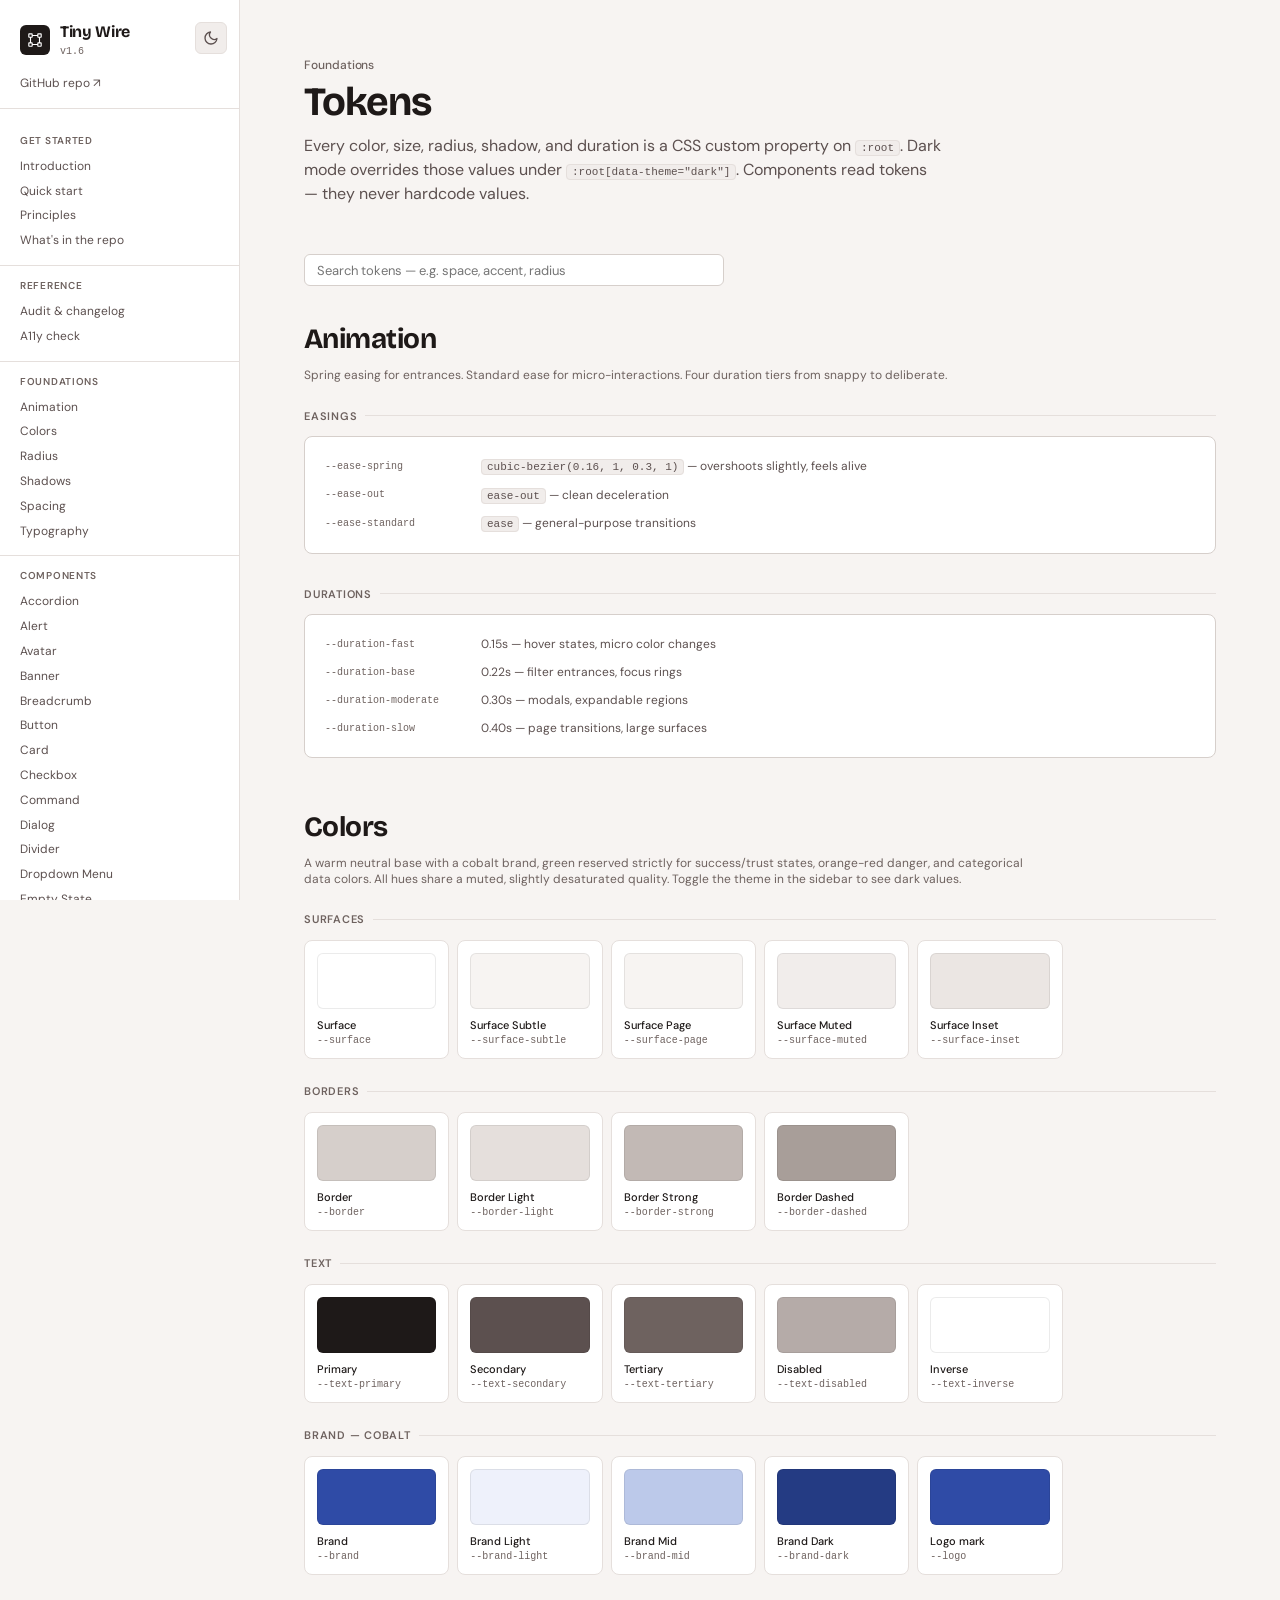
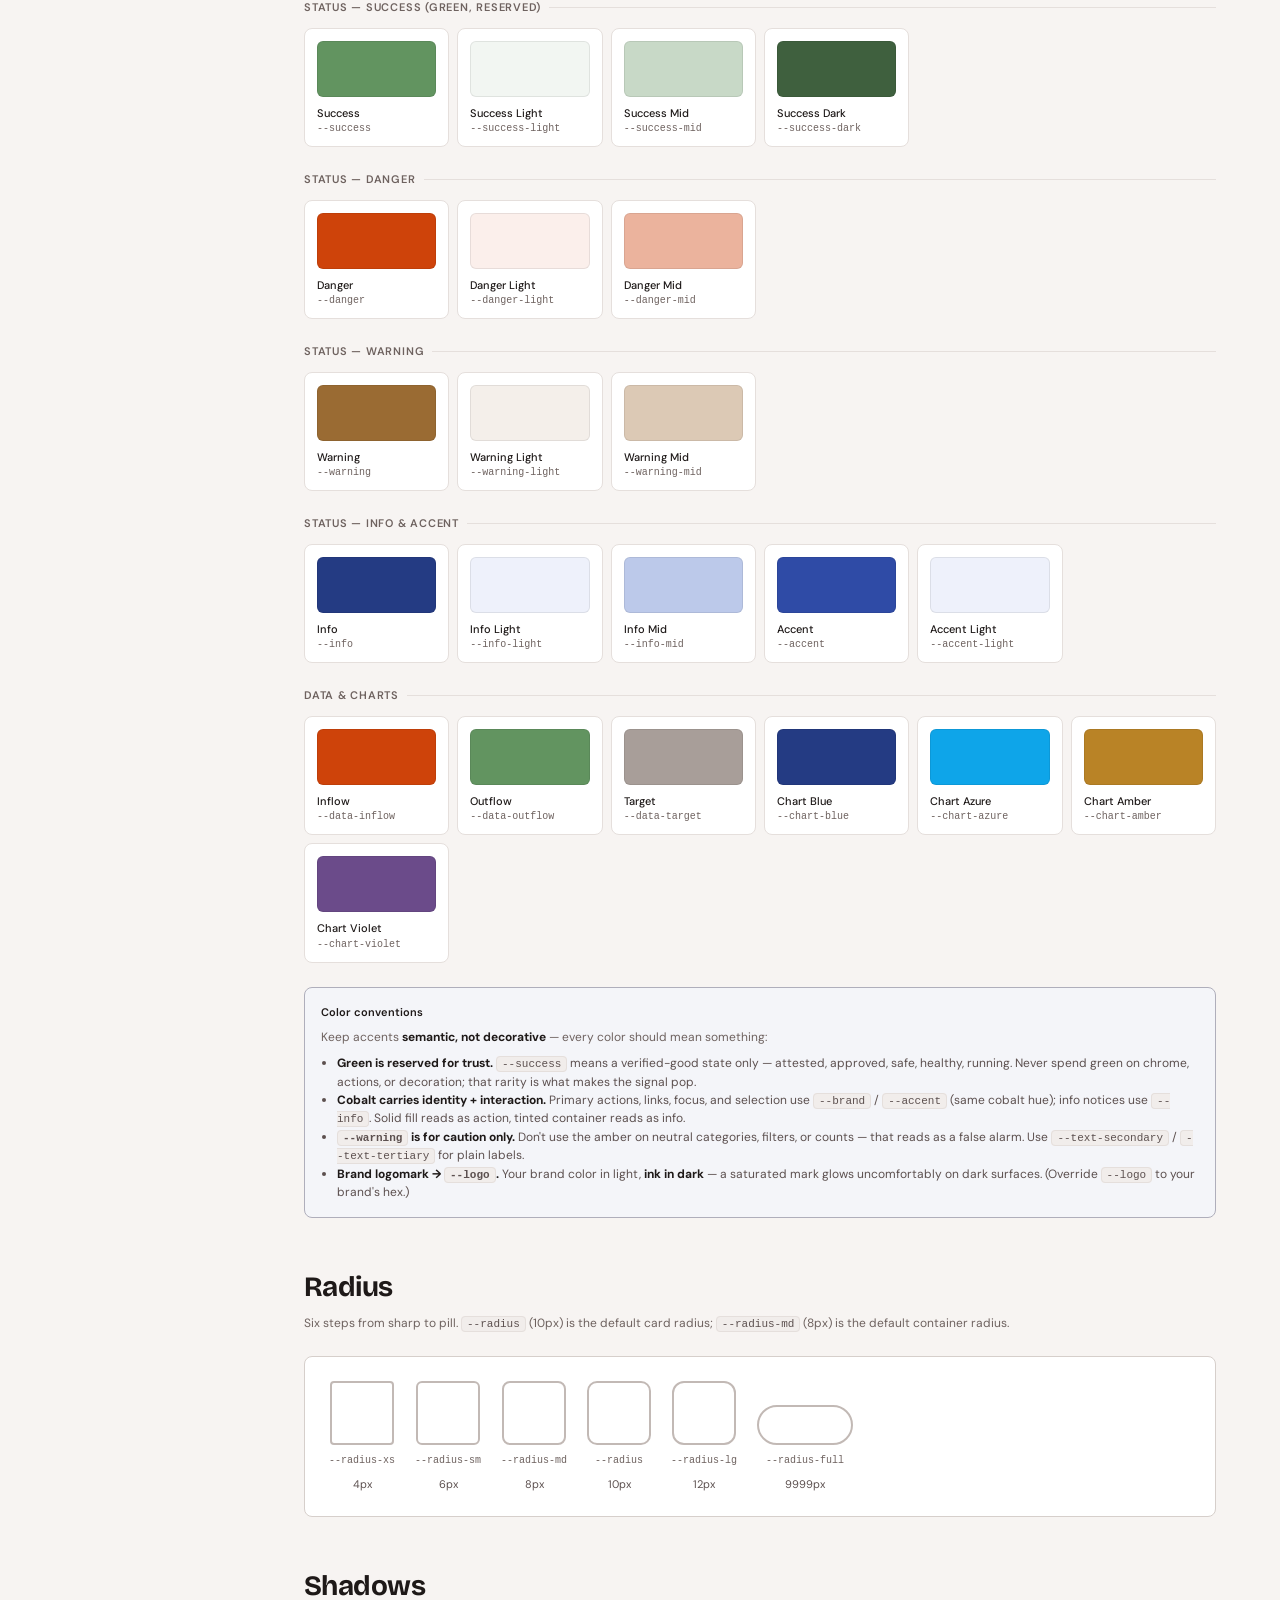
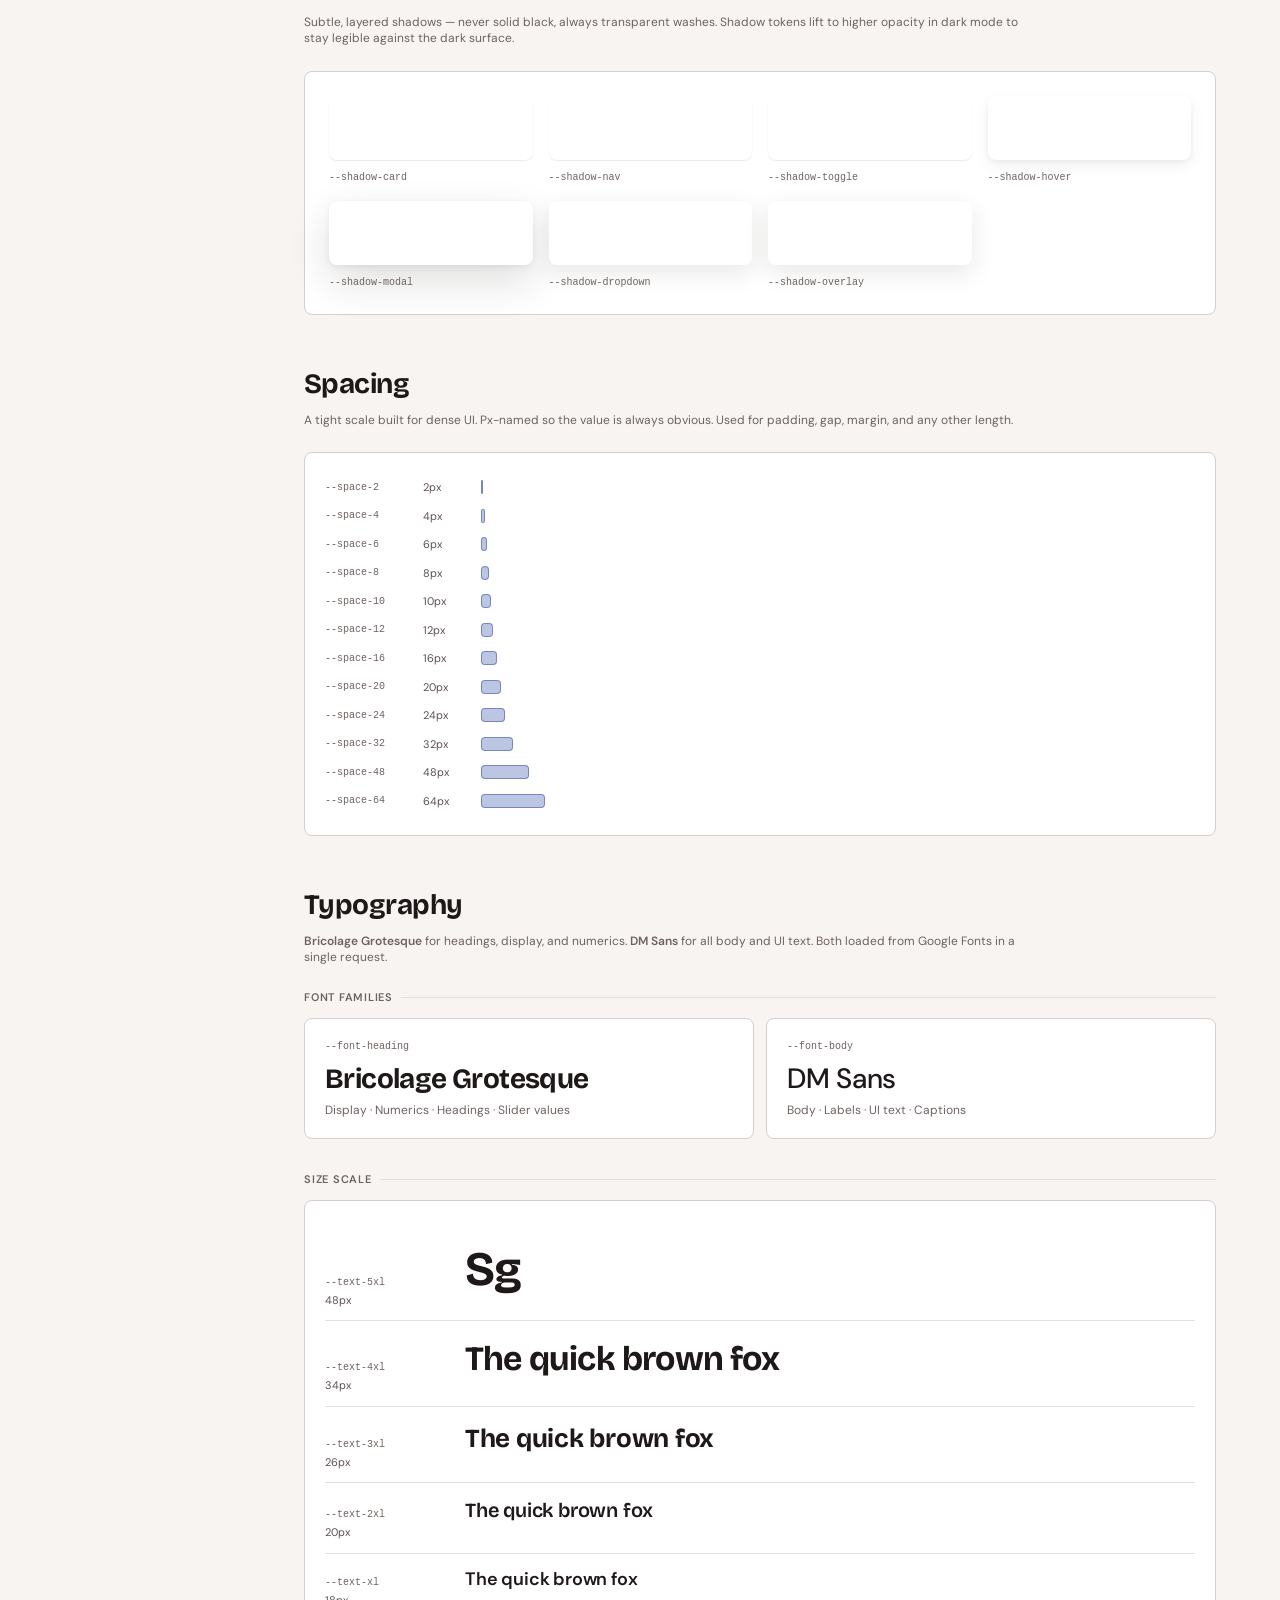
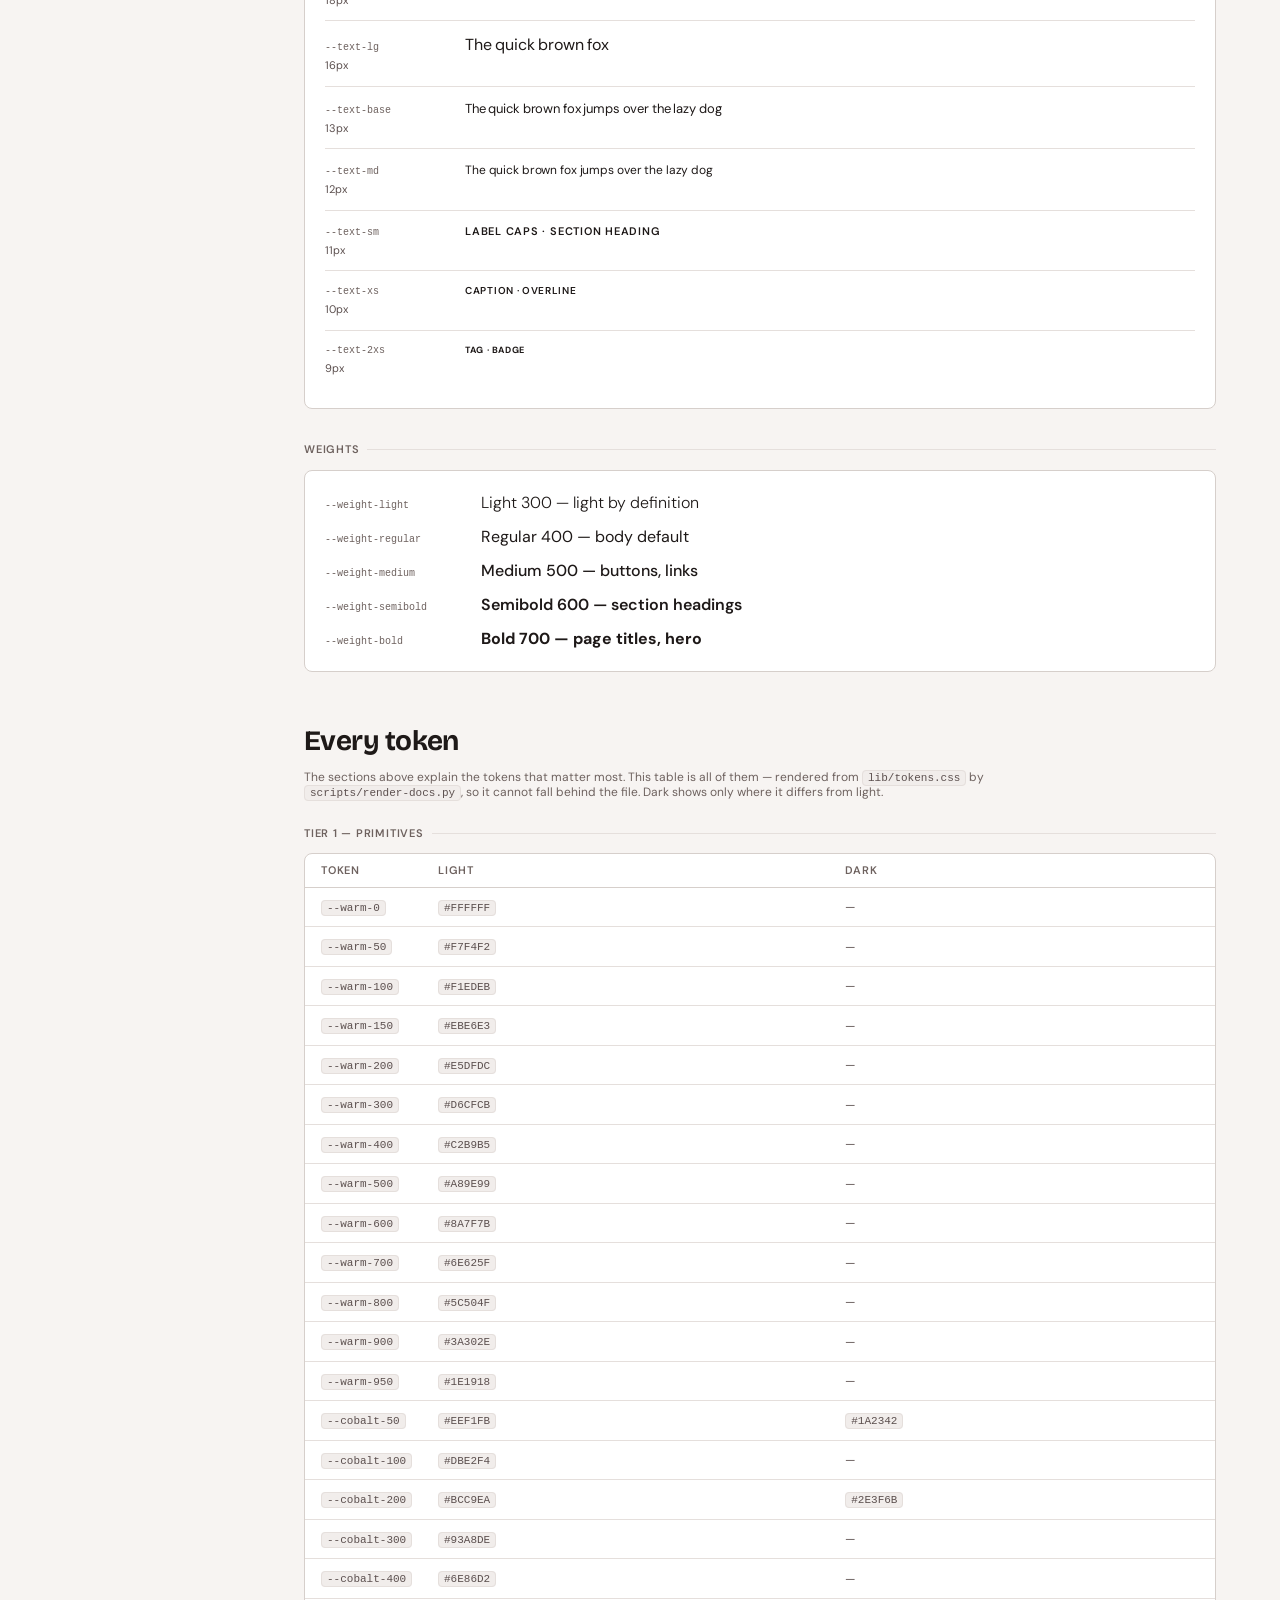
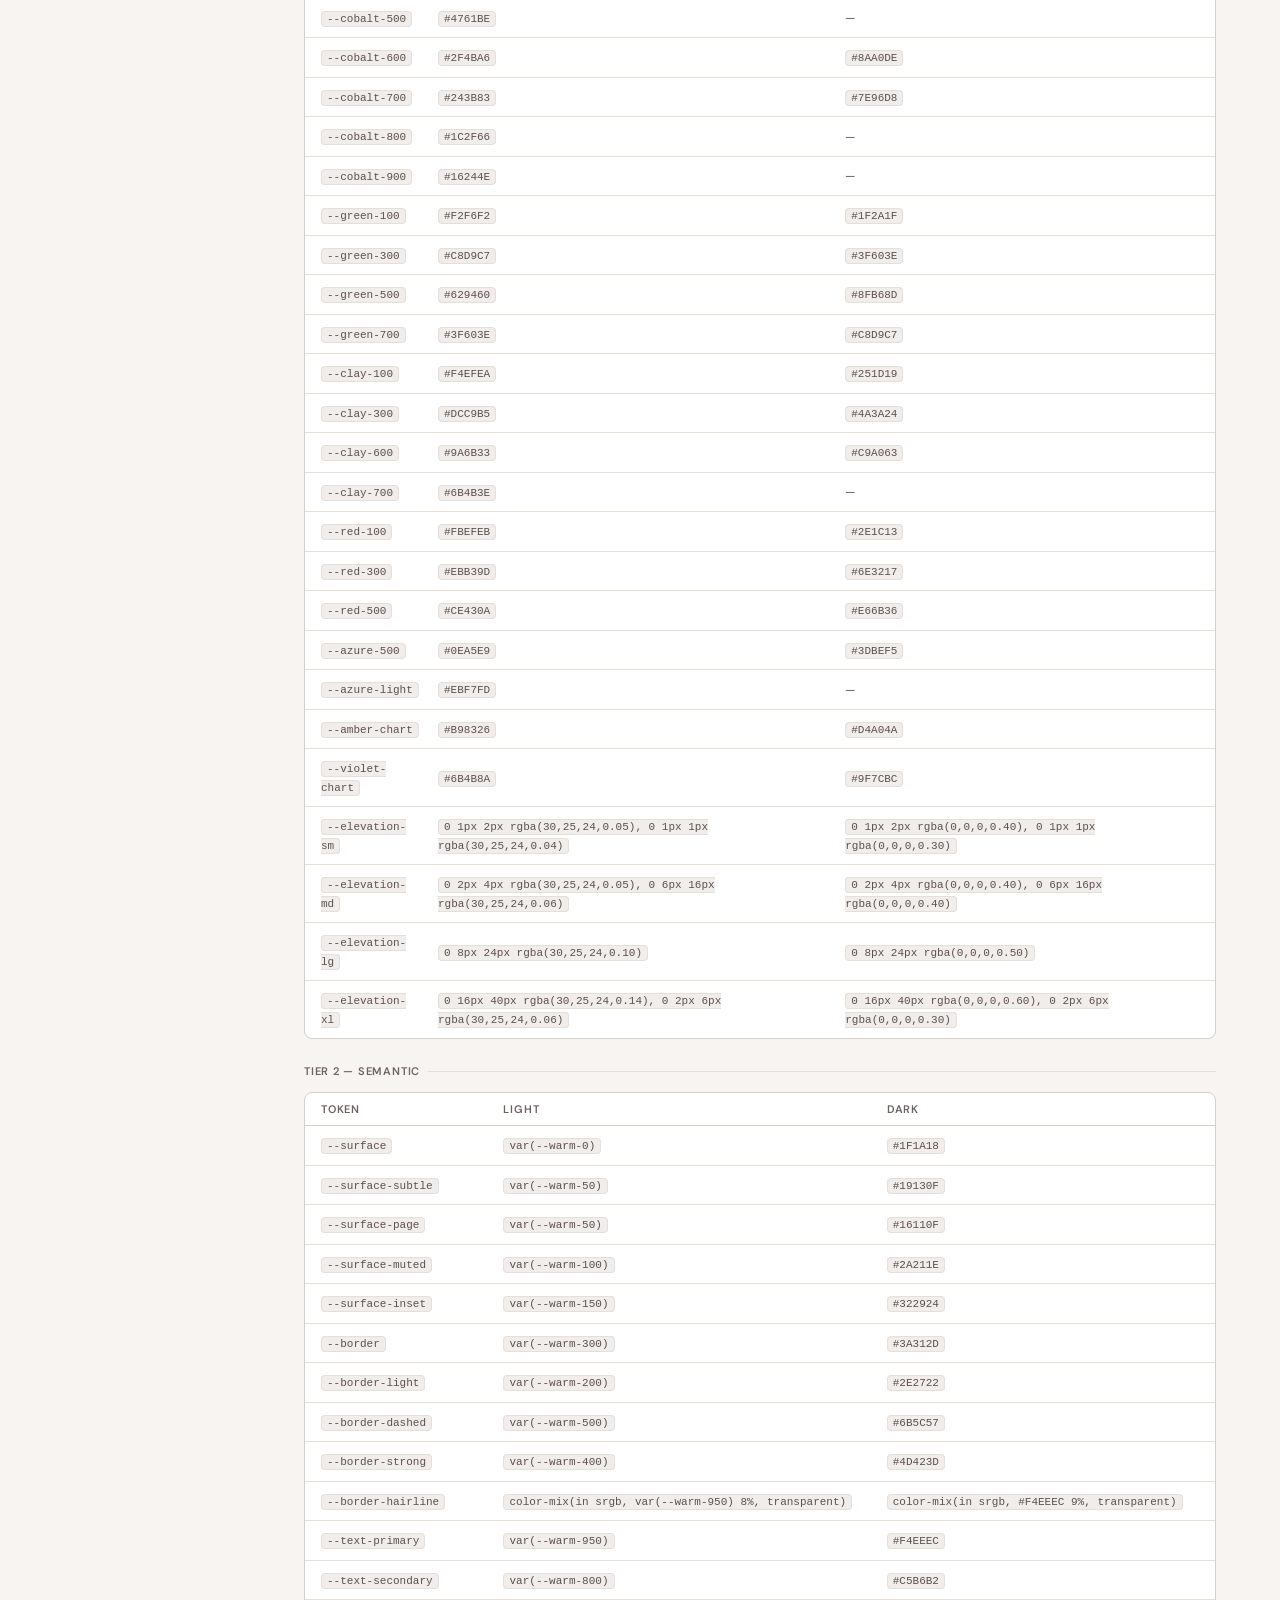
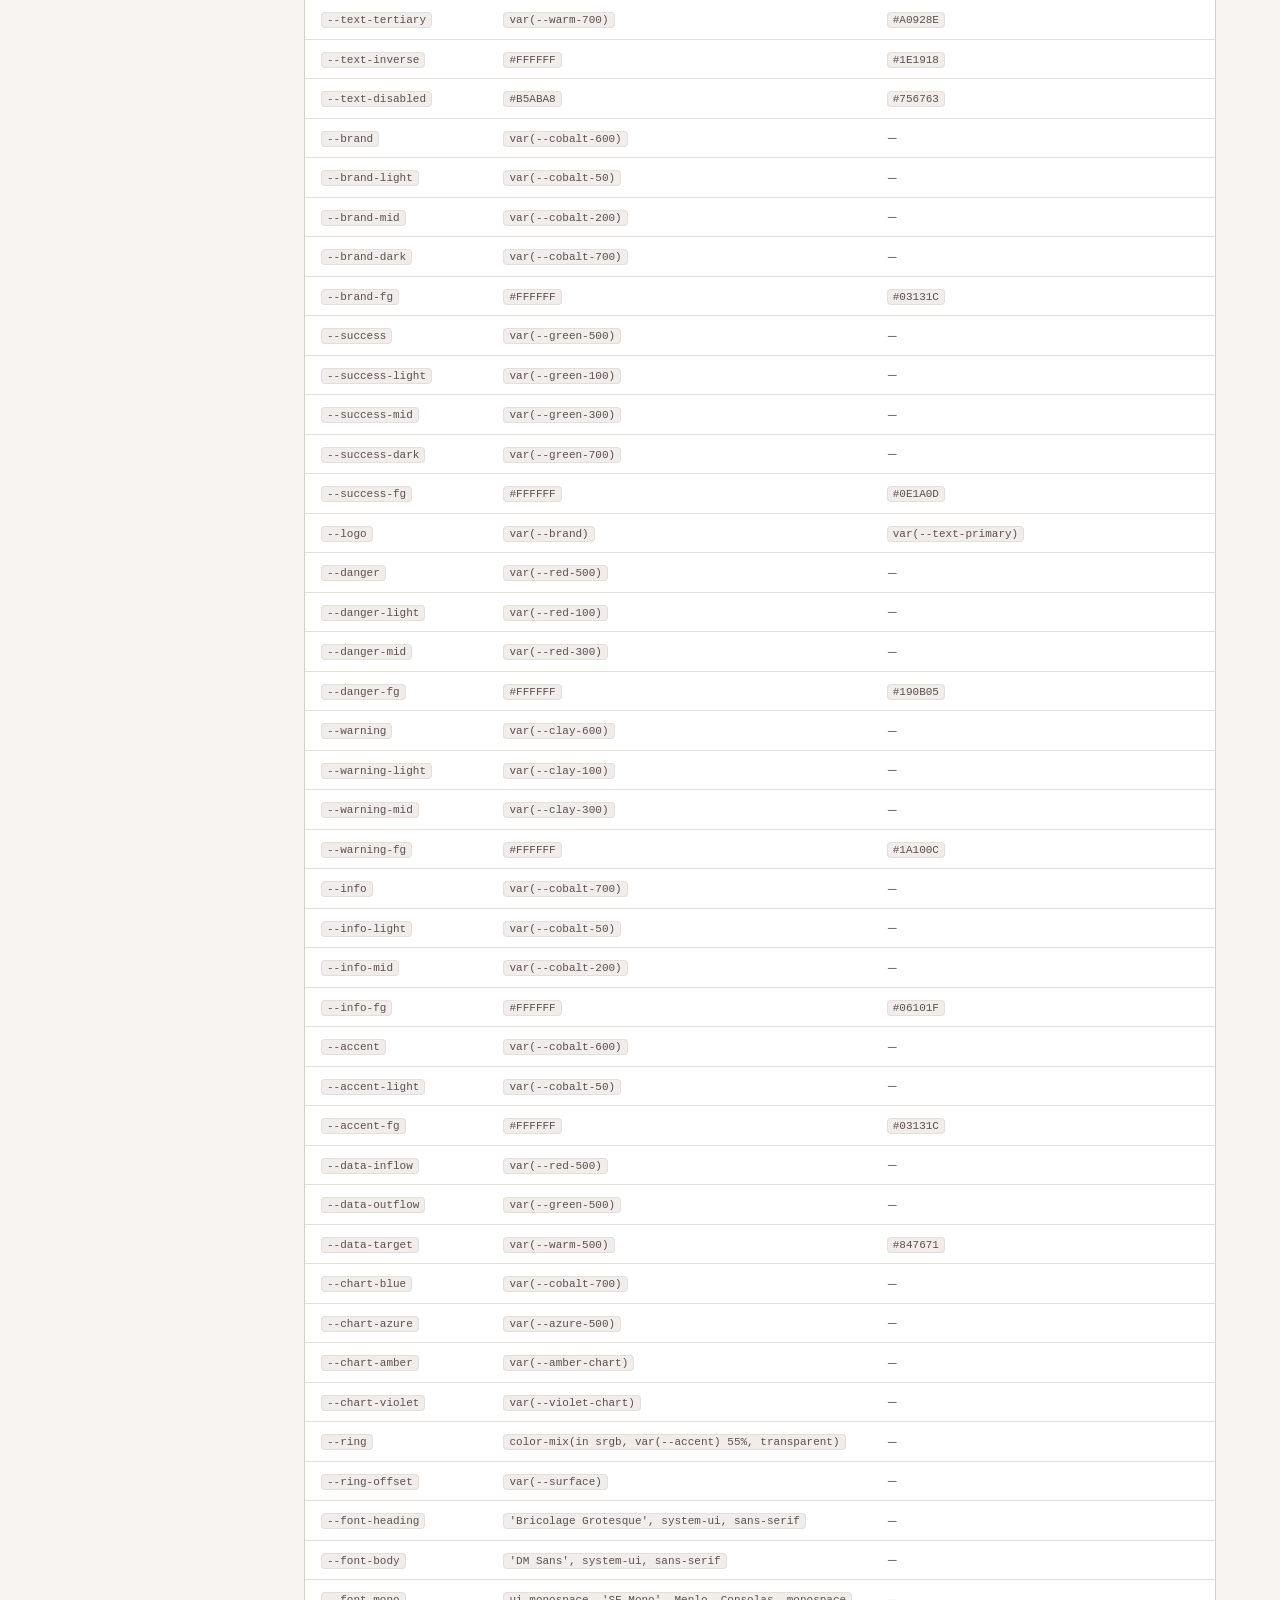
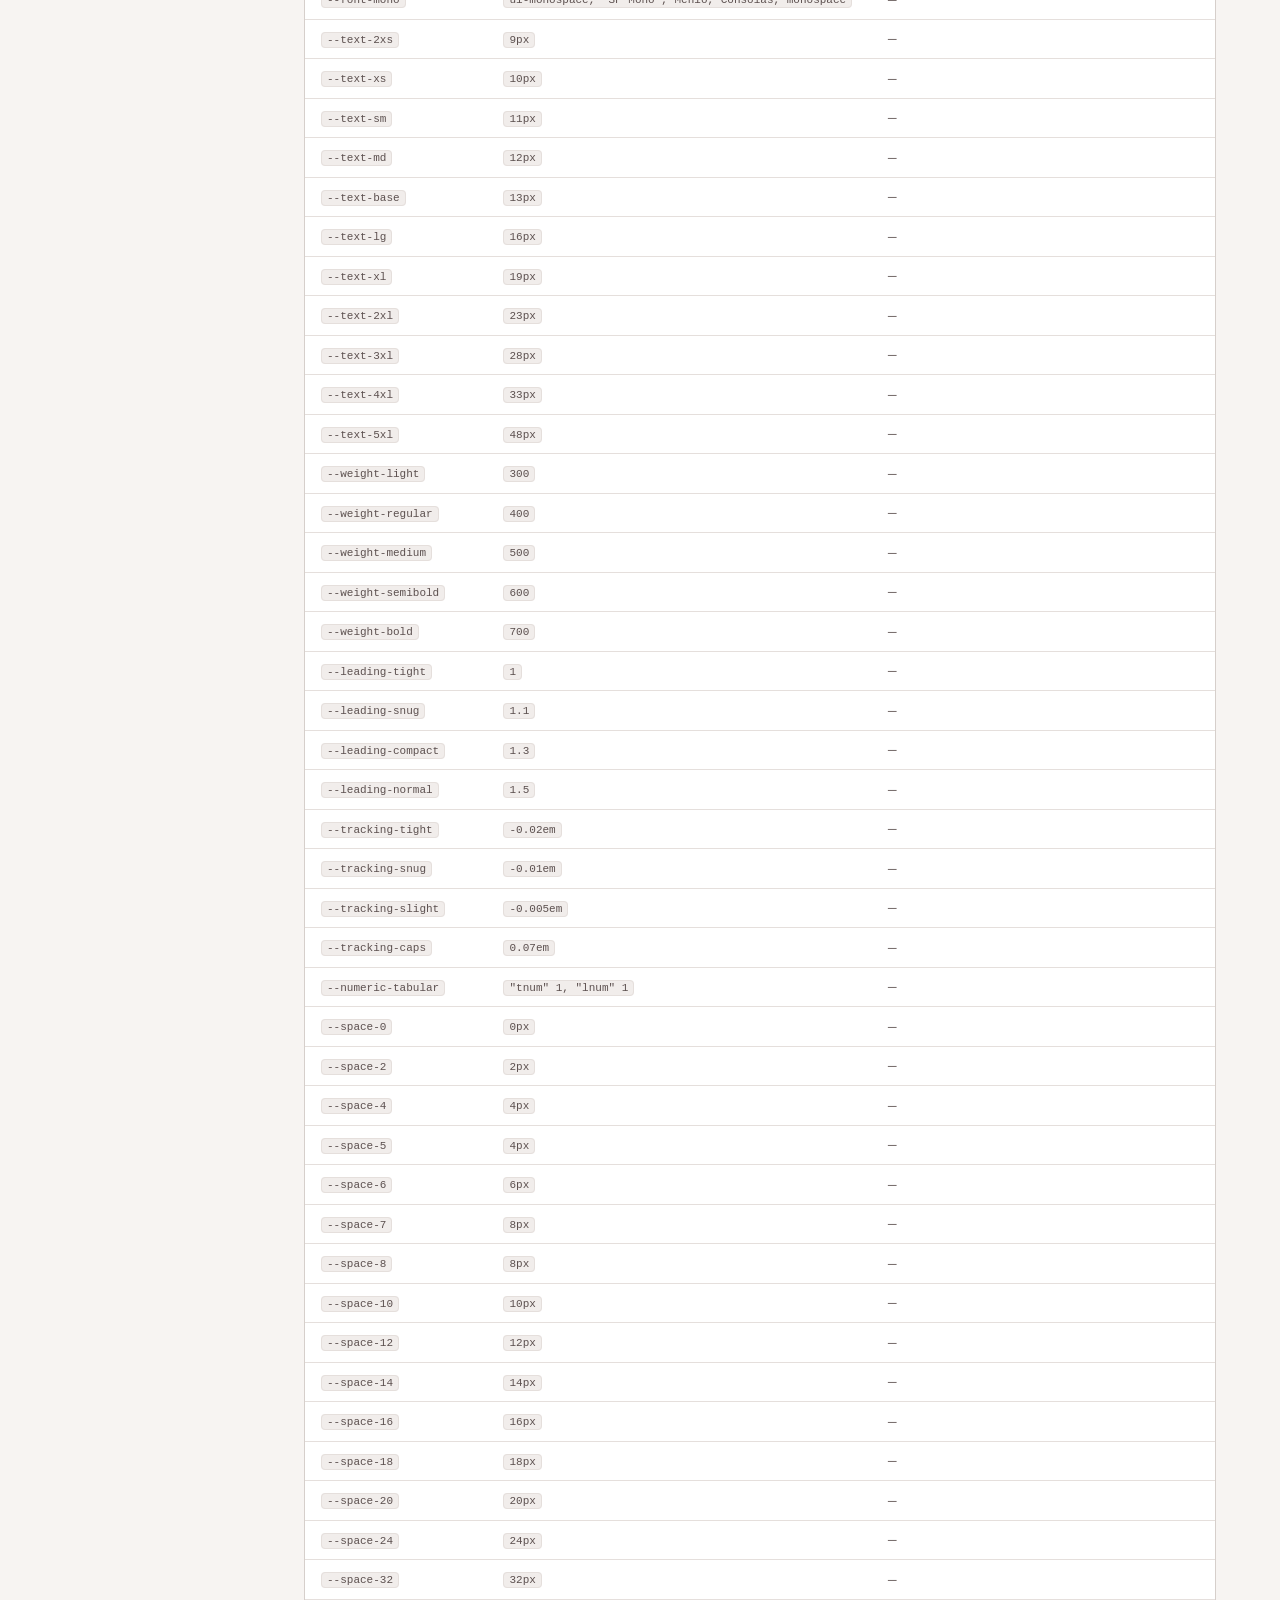
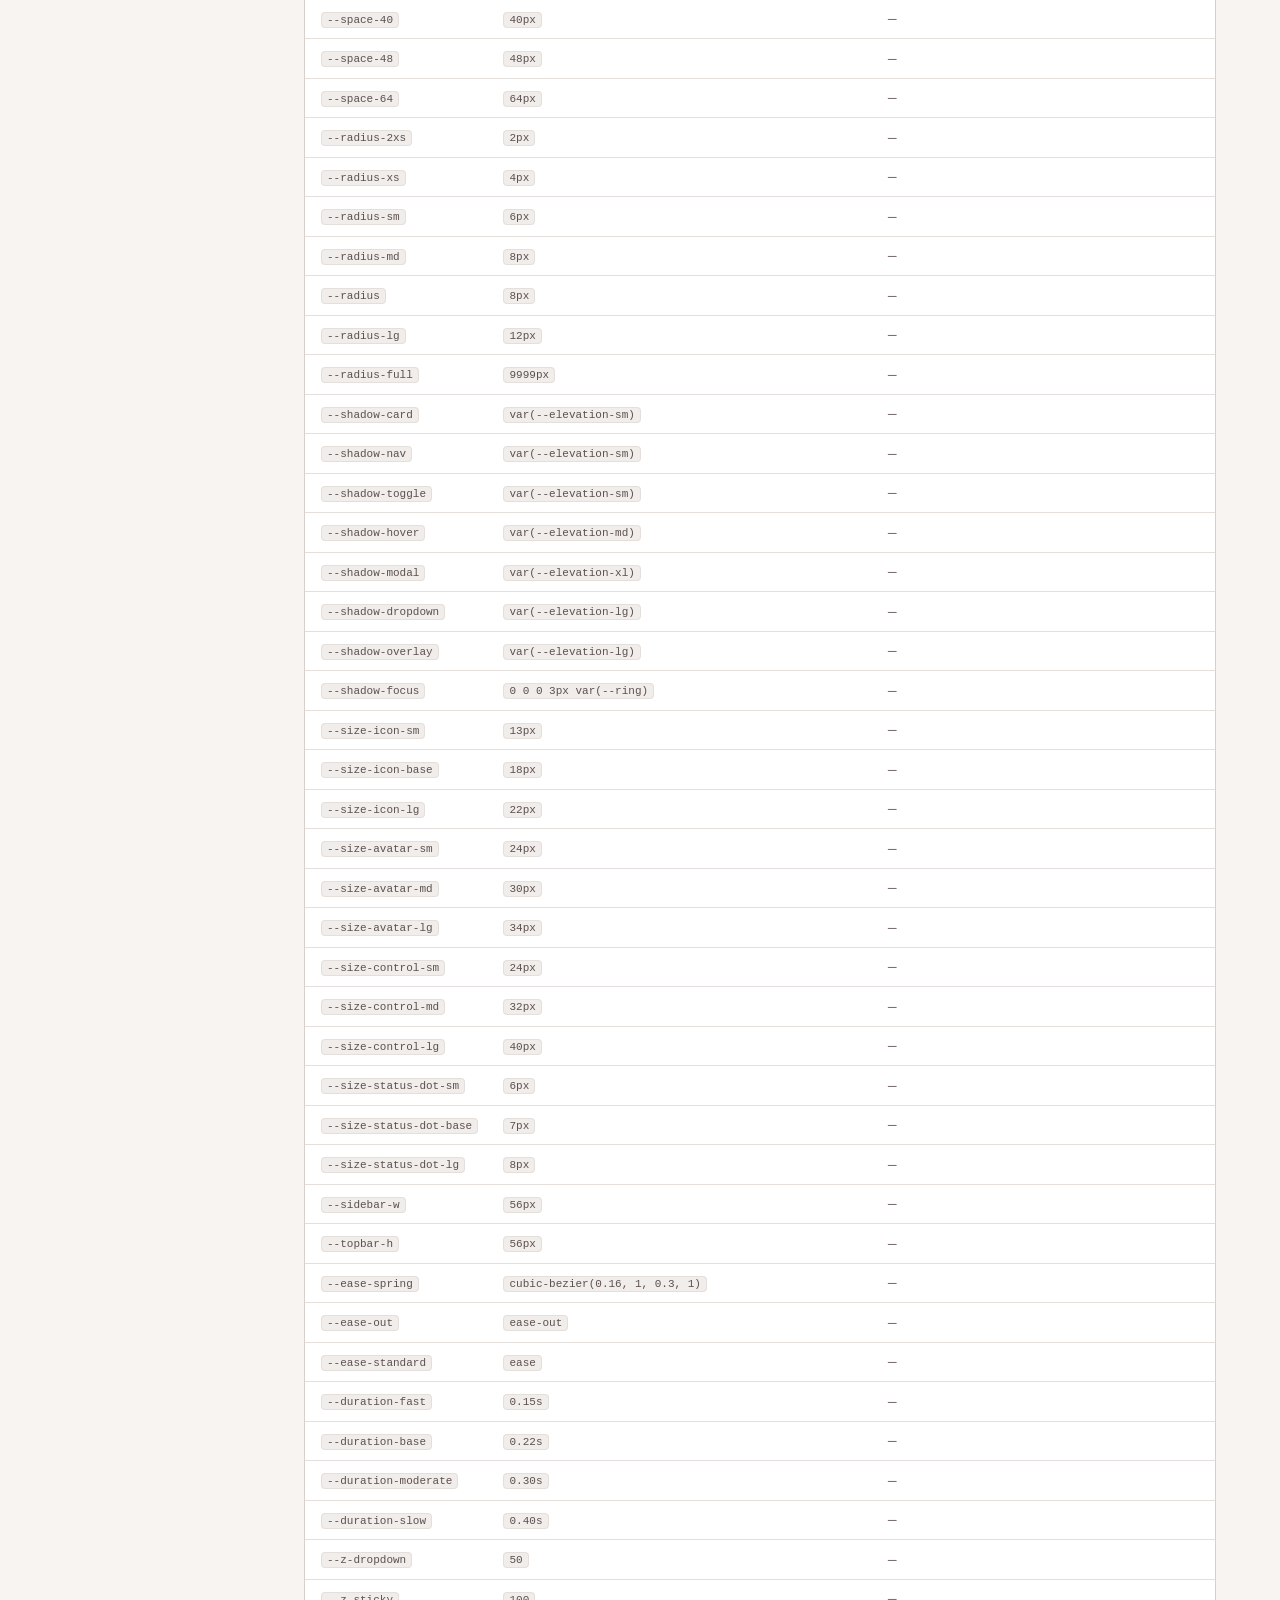
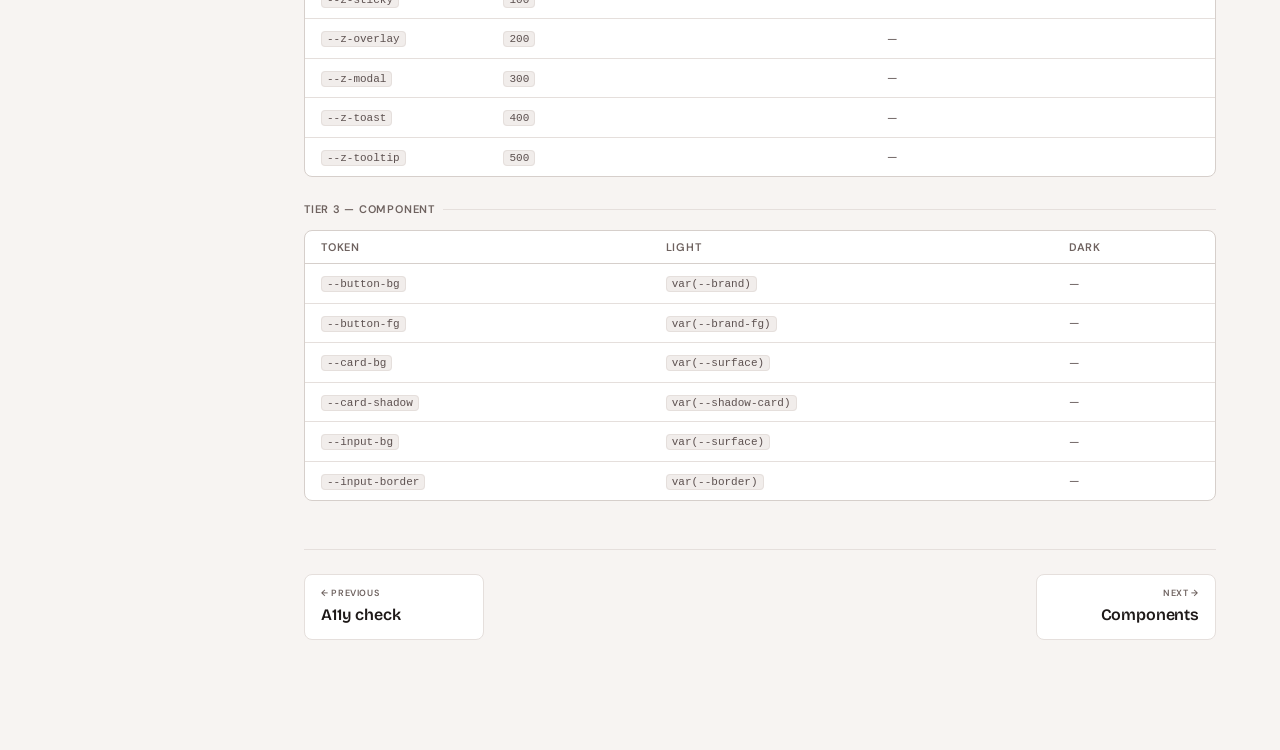
<file: docs/foundations.html>
<!DOCTYPE html>
<html lang="en">
<head>
<meta charset="UTF-8" />
<meta name="viewport" content="width=device-width, initial-scale=1.0" />
<link rel="icon" type="image/svg+xml" href="../favicon.svg" />
<title>Tiny Wire — Foundations</title>
<link rel="preconnect" href="https://fonts.googleapis.com" />
<link rel="preconnect" href="https://fonts.gstatic.com" crossorigin />
<link href="https://fonts.googleapis.com/css2?family=Bricolage+Grotesque:opsz,wght@12..96,400;12..96,500;12..96,600;12..96,700&family=DM+Sans:ital,opsz,wght@0,9..40,400..600;1,9..40,400..600&display=swap" rel="stylesheet" />
<link rel="stylesheet" href="../lib/globals.css" />
<link rel="stylesheet" href="../lib/components.css" />
<link rel="stylesheet" href="docs.css" />
<script defer src="docs.js"></script>
</head>
<body>

<div id="docs-sidebar-slot"></div>

<main class="docs-main">

  <div class="docs-eyebrow">Foundations</div>
  <h1 class="docs-h1">Tokens</h1>
  <p class="docs-lede">Every color, size, radius, shadow, and duration is a CSS custom property on <code>:root</code>. Dark mode overrides those values under <code>:root[data-theme="dark"]</code>. Components read tokens — they never hardcode values.</p>

  <h2 class="docs-h2" id="animation">Animation</h2>
  <p class="docs-h2-sub">Spring easing for entrances. Standard ease for micro-interactions. Four duration tiers from snappy to deliberate.</p>

  <div class="token-group-label">Easings</div>
  <div class="card" style="padding: var(--space-20); margin-bottom: var(--space-32); display: flex; flex-direction: column; gap: var(--space-10);">
    <div style="display:flex; gap: var(--space-16); align-items:center;"><span class="color-chip-var" style="width:140px;">--ease-spring</span><span style="font-size: var(--text-md); color: var(--text-secondary);"><code>cubic-bezier(0.16, 1, 0.3, 1)</code> — overshoots slightly, feels alive</span></div>
    <div style="display:flex; gap: var(--space-16); align-items:center;"><span class="color-chip-var" style="width:140px;">--ease-out</span><span style="font-size: var(--text-md); color: var(--text-secondary);"><code>ease-out</code> — clean deceleration</span></div>
    <div style="display:flex; gap: var(--space-16); align-items:center;"><span class="color-chip-var" style="width:140px;">--ease-standard</span><span style="font-size: var(--text-md); color: var(--text-secondary);"><code>ease</code> — general-purpose transitions</span></div>
  </div>

  <div class="token-group-label">Durations</div>
  <div class="card" style="padding: var(--space-20); margin-bottom: var(--space-32); display: flex; flex-direction: column; gap: var(--space-10);">
    <div style="display:flex; gap: var(--space-16); align-items:center;"><span class="color-chip-var" style="width:140px;">--duration-fast</span><span style="font-size: var(--text-md); color: var(--text-secondary);">0.15s — hover states, micro color changes</span></div>
    <div style="display:flex; gap: var(--space-16); align-items:center;"><span class="color-chip-var" style="width:140px;">--duration-base</span><span style="font-size: var(--text-md); color: var(--text-secondary);">0.22s — filter entrances, focus rings</span></div>
    <div style="display:flex; gap: var(--space-16); align-items:center;"><span class="color-chip-var" style="width:140px;">--duration-moderate</span><span style="font-size: var(--text-md); color: var(--text-secondary);">0.30s — modals, expandable regions</span></div>
    <div style="display:flex; gap: var(--space-16); align-items:center;"><span class="color-chip-var" style="width:140px;">--duration-slow</span><span style="font-size: var(--text-md); color: var(--text-secondary);">0.40s — page transitions, large surfaces</span></div>
  </div>

  <h2 class="docs-h2" id="colors">Colors</h2>
  <p class="docs-h2-sub">A warm neutral base with a cobalt brand, green reserved strictly for success/trust states, orange-red danger, and categorical data colors. All hues share a muted, slightly desaturated quality. Toggle the theme in the sidebar to see dark values.</p>

  <div class="token-group-label">Surfaces</div>
  <div class="color-grid">
    <div class="color-chip"><div class="color-chip-swatch" style="background:var(--surface)"></div><div><div class="color-chip-name">Surface</div><div class="color-chip-var">--surface</div></div></div>
    <div class="color-chip"><div class="color-chip-swatch" style="background:var(--surface-subtle)"></div><div><div class="color-chip-name">Surface Subtle</div><div class="color-chip-var">--surface-subtle</div></div></div>
    <div class="color-chip"><div class="color-chip-swatch" style="background:var(--surface-page)"></div><div><div class="color-chip-name">Surface Page</div><div class="color-chip-var">--surface-page</div></div></div>
    <div class="color-chip"><div class="color-chip-swatch" style="background:var(--surface-muted)"></div><div><div class="color-chip-name">Surface Muted</div><div class="color-chip-var">--surface-muted</div></div></div>
    <div class="color-chip"><div class="color-chip-swatch" style="background:var(--surface-inset)"></div><div><div class="color-chip-name">Surface Inset</div><div class="color-chip-var">--surface-inset</div></div></div>
  </div>

  <div class="token-group-label">Borders</div>
  <div class="color-grid">
    <div class="color-chip"><div class="color-chip-swatch" style="background:var(--border)"></div><div><div class="color-chip-name">Border</div><div class="color-chip-var">--border</div></div></div>
    <div class="color-chip"><div class="color-chip-swatch" style="background:var(--border-light)"></div><div><div class="color-chip-name">Border Light</div><div class="color-chip-var">--border-light</div></div></div>
    <div class="color-chip"><div class="color-chip-swatch" style="background:var(--border-strong)"></div><div><div class="color-chip-name">Border Strong</div><div class="color-chip-var">--border-strong</div></div></div>
    <div class="color-chip"><div class="color-chip-swatch" style="background:var(--border-dashed)"></div><div><div class="color-chip-name">Border Dashed</div><div class="color-chip-var">--border-dashed</div></div></div>
  </div>

  <div class="token-group-label">Text</div>
  <div class="color-grid">
    <div class="color-chip"><div class="color-chip-swatch" style="background:var(--text-primary)"></div><div><div class="color-chip-name">Primary</div><div class="color-chip-var">--text-primary</div></div></div>
    <div class="color-chip"><div class="color-chip-swatch" style="background:var(--text-secondary)"></div><div><div class="color-chip-name">Secondary</div><div class="color-chip-var">--text-secondary</div></div></div>
    <div class="color-chip"><div class="color-chip-swatch" style="background:var(--text-tertiary)"></div><div><div class="color-chip-name">Tertiary</div><div class="color-chip-var">--text-tertiary</div></div></div>
    <div class="color-chip"><div class="color-chip-swatch" style="background:var(--text-disabled)"></div><div><div class="color-chip-name">Disabled</div><div class="color-chip-var">--text-disabled</div></div></div>
    <div class="color-chip"><div class="color-chip-swatch" style="background:var(--text-inverse)"></div><div><div class="color-chip-name">Inverse</div><div class="color-chip-var">--text-inverse</div></div></div>
  </div>

  <div class="token-group-label">Brand — Cobalt</div>
  <div class="color-grid">
    <div class="color-chip"><div class="color-chip-swatch" style="background:var(--brand)"></div><div><div class="color-chip-name">Brand</div><div class="color-chip-var">--brand</div></div></div>
    <div class="color-chip"><div class="color-chip-swatch" style="background:var(--brand-light)"></div><div><div class="color-chip-name">Brand Light</div><div class="color-chip-var">--brand-light</div></div></div>
    <div class="color-chip"><div class="color-chip-swatch" style="background:var(--brand-mid)"></div><div><div class="color-chip-name">Brand Mid</div><div class="color-chip-var">--brand-mid</div></div></div>
    <div class="color-chip"><div class="color-chip-swatch" style="background:var(--brand-dark)"></div><div><div class="color-chip-name">Brand Dark</div><div class="color-chip-var">--brand-dark</div></div></div>
    <div class="color-chip"><div class="color-chip-swatch" style="background:var(--logo)"></div><div><div class="color-chip-name">Logo mark</div><div class="color-chip-var">--logo</div></div></div>
  </div>

  <div class="token-group-label">Status — Success (Green, reserved)</div>
  <div class="color-grid">
    <div class="color-chip"><div class="color-chip-swatch" style="background:var(--success)"></div><div><div class="color-chip-name">Success</div><div class="color-chip-var">--success</div></div></div>
    <div class="color-chip"><div class="color-chip-swatch" style="background:var(--success-light)"></div><div><div class="color-chip-name">Success Light</div><div class="color-chip-var">--success-light</div></div></div>
    <div class="color-chip"><div class="color-chip-swatch" style="background:var(--success-mid)"></div><div><div class="color-chip-name">Success Mid</div><div class="color-chip-var">--success-mid</div></div></div>
    <div class="color-chip"><div class="color-chip-swatch" style="background:var(--success-dark)"></div><div><div class="color-chip-name">Success Dark</div><div class="color-chip-var">--success-dark</div></div></div>
  </div>

  <div class="token-group-label">Status — Danger</div>
  <div class="color-grid">
    <div class="color-chip"><div class="color-chip-swatch" style="background:var(--danger)"></div><div><div class="color-chip-name">Danger</div><div class="color-chip-var">--danger</div></div></div>
    <div class="color-chip"><div class="color-chip-swatch" style="background:var(--danger-light)"></div><div><div class="color-chip-name">Danger Light</div><div class="color-chip-var">--danger-light</div></div></div>
    <div class="color-chip"><div class="color-chip-swatch" style="background:var(--danger-mid)"></div><div><div class="color-chip-name">Danger Mid</div><div class="color-chip-var">--danger-mid</div></div></div>
  </div>

  <div class="token-group-label">Status — Warning</div>
  <div class="color-grid">
    <div class="color-chip"><div class="color-chip-swatch" style="background:var(--warning)"></div><div><div class="color-chip-name">Warning</div><div class="color-chip-var">--warning</div></div></div>
    <div class="color-chip"><div class="color-chip-swatch" style="background:var(--warning-light)"></div><div><div class="color-chip-name">Warning Light</div><div class="color-chip-var">--warning-light</div></div></div>
    <div class="color-chip"><div class="color-chip-swatch" style="background:var(--warning-mid)"></div><div><div class="color-chip-name">Warning Mid</div><div class="color-chip-var">--warning-mid</div></div></div>
  </div>

  <div class="token-group-label">Status — Info &amp; Accent</div>
  <div class="color-grid">
    <div class="color-chip"><div class="color-chip-swatch" style="background:var(--info)"></div><div><div class="color-chip-name">Info</div><div class="color-chip-var">--info</div></div></div>
    <div class="color-chip"><div class="color-chip-swatch" style="background:var(--info-light)"></div><div><div class="color-chip-name">Info Light</div><div class="color-chip-var">--info-light</div></div></div>
    <div class="color-chip"><div class="color-chip-swatch" style="background:var(--info-mid)"></div><div><div class="color-chip-name">Info Mid</div><div class="color-chip-var">--info-mid</div></div></div>
    <div class="color-chip"><div class="color-chip-swatch" style="background:var(--accent)"></div><div><div class="color-chip-name">Accent</div><div class="color-chip-var">--accent</div></div></div>
    <div class="color-chip"><div class="color-chip-swatch" style="background:var(--accent-light)"></div><div><div class="color-chip-name">Accent Light</div><div class="color-chip-var">--accent-light</div></div></div>
  </div>

  <div class="token-group-label">Data &amp; Charts</div>
  <div class="color-grid">
    <div class="color-chip"><div class="color-chip-swatch" style="background:var(--data-inflow)"></div><div><div class="color-chip-name">Inflow</div><div class="color-chip-var">--data-inflow</div></div></div>
    <div class="color-chip"><div class="color-chip-swatch" style="background:var(--data-outflow)"></div><div><div class="color-chip-name">Outflow</div><div class="color-chip-var">--data-outflow</div></div></div>
    <div class="color-chip"><div class="color-chip-swatch" style="background:var(--data-target)"></div><div><div class="color-chip-name">Target</div><div class="color-chip-var">--data-target</div></div></div>
    <div class="color-chip"><div class="color-chip-swatch" style="background:var(--chart-blue)"></div><div><div class="color-chip-name">Chart Blue</div><div class="color-chip-var">--chart-blue</div></div></div>
    <div class="color-chip"><div class="color-chip-swatch" style="background:var(--chart-azure)"></div><div><div class="color-chip-name">Chart Azure</div><div class="color-chip-var">--chart-azure</div></div></div>
    <div class="color-chip"><div class="color-chip-swatch" style="background:var(--chart-amber)"></div><div><div class="color-chip-name">Chart Amber</div><div class="color-chip-var">--chart-amber</div></div></div>
    <div class="color-chip"><div class="color-chip-swatch" style="background:var(--chart-violet)"></div><div><div class="color-chip-name">Chart Violet</div><div class="color-chip-var">--chart-violet</div></div></div>
  </div>

  <div class="card" style="margin-top: var(--space-24); background: color-mix(in srgb, var(--info) 5%, var(--surface)); border-color: color-mix(in srgb, var(--info) 22%, var(--border));">
    <div class="card-title">Color conventions</div>
    <p class="card-desc" style="margin-top: var(--space-8); line-height: var(--leading-normal);">
      Keep accents <strong style="color:var(--text-primary);">semantic, not decorative</strong> — every color should mean something:
    </p>
    <ul style="margin: var(--space-8) 0 0 var(--space-16); font-size: var(--text-md); color: var(--text-secondary); line-height: var(--leading-normal);">
      <li><strong style="color:var(--text-primary);">Green is reserved for trust.</strong> <code>--success</code> means a verified-good state only — attested, approved, safe, healthy, running. Never spend green on chrome, actions, or decoration; that rarity is what makes the signal pop.</li>
      <li><strong style="color:var(--text-primary);">Cobalt carries identity + interaction.</strong> Primary actions, links, focus, and selection use <code>--brand</code> / <code>--accent</code> (same cobalt hue); info notices use <code>--info</code>. Solid fill reads as action, tinted container reads as info.</li>
      <li><strong style="color:var(--text-primary);"><code>--warning</code> is for caution only.</strong> Don't use the amber on neutral categories, filters, or counts — that reads as a false alarm. Use <code>--text-secondary</code> / <code>--text-tertiary</code> for plain labels.</li>
      <li><strong style="color:var(--text-primary);">Brand logomark → <code>--logo</code>.</strong> Your brand color in light, <strong style="color:var(--text-primary);">ink in dark</strong> — a saturated mark glows uncomfortably on dark surfaces. (Override <code>--logo</code> to your brand's hex.)</li>
    </ul>
  </div>

  <h2 class="docs-h2" id="radius">Radius</h2>
  <p class="docs-h2-sub">Six steps from sharp to pill. <code>--radius</code> (10px) is the default card radius; <code>--radius-md</code> (8px) is the default container radius.</p>
  <div class="card" style="padding: var(--space-24);">
    <div class="radius-grid">
      <div class="radius-item"><div class="radius-box" style="border-radius:4px;"></div><div class="radius-token">--radius-xs</div><div class="radius-val">4px</div></div>
      <div class="radius-item"><div class="radius-box" style="border-radius:6px;"></div><div class="radius-token">--radius-sm</div><div class="radius-val">6px</div></div>
      <div class="radius-item"><div class="radius-box" style="border-radius:8px;"></div><div class="radius-token">--radius-md</div><div class="radius-val">8px</div></div>
      <div class="radius-item"><div class="radius-box" style="border-radius:10px;"></div><div class="radius-token">--radius</div><div class="radius-val">10px</div></div>
      <div class="radius-item"><div class="radius-box" style="border-radius:12px;"></div><div class="radius-token">--radius-lg</div><div class="radius-val">12px</div></div>
      <div class="radius-item"><div class="radius-box" style="border-radius:9999px; width:96px; height:40px;"></div><div class="radius-token">--radius-full</div><div class="radius-val">9999px</div></div>
    </div>
  </div>

  <h2 class="docs-h2" id="shadows">Shadows</h2>
  <p class="docs-h2-sub">Subtle, layered shadows — never solid black, always transparent washes. Shadow tokens lift to higher opacity in dark mode to stay legible against the dark surface.</p>
  <div class="card" style="padding: var(--space-24);">
    <div class="shadow-grid">
      <div class="shadow-item"><div class="shadow-box" style="box-shadow: var(--shadow-card);"></div><div class="shadow-token">--shadow-card</div></div>
      <div class="shadow-item"><div class="shadow-box" style="box-shadow: var(--shadow-nav);"></div><div class="shadow-token">--shadow-nav</div></div>
      <div class="shadow-item"><div class="shadow-box" style="box-shadow: var(--shadow-toggle);"></div><div class="shadow-token">--shadow-toggle</div></div>
      <div class="shadow-item"><div class="shadow-box" style="box-shadow: var(--shadow-hover);"></div><div class="shadow-token">--shadow-hover</div></div>
      <div class="shadow-item"><div class="shadow-box" style="box-shadow: var(--shadow-modal);"></div><div class="shadow-token">--shadow-modal</div></div>
      <div class="shadow-item"><div class="shadow-box" style="box-shadow: var(--shadow-dropdown);"></div><div class="shadow-token">--shadow-dropdown</div></div>
      <div class="shadow-item"><div class="shadow-box" style="box-shadow: var(--shadow-overlay);"></div><div class="shadow-token">--shadow-overlay</div></div>
    </div>
  </div>

  <h2 class="docs-h2" id="spacing">Spacing</h2>
  <p class="docs-h2-sub">A tight scale built for dense UI. Px-named so the value is always obvious. Used for padding, gap, margin, and any other length.</p>
  <div class="card" style="padding: var(--space-20);">
    <div class="spacing-row"><div class="spacing-meta"><span class="spacing-token">--space-2</span><span class="spacing-px">2px</span></div><div style="flex:1;"><div class="spacing-bar" style="width:2px"></div></div></div>
    <div class="spacing-row"><div class="spacing-meta"><span class="spacing-token">--space-4</span><span class="spacing-px">4px</span></div><div style="flex:1;"><div class="spacing-bar" style="width:4px"></div></div></div>
    <div class="spacing-row"><div class="spacing-meta"><span class="spacing-token">--space-6</span><span class="spacing-px">6px</span></div><div style="flex:1;"><div class="spacing-bar" style="width:6px"></div></div></div>
    <div class="spacing-row"><div class="spacing-meta"><span class="spacing-token">--space-8</span><span class="spacing-px">8px</span></div><div style="flex:1;"><div class="spacing-bar" style="width:8px"></div></div></div>
    <div class="spacing-row"><div class="spacing-meta"><span class="spacing-token">--space-10</span><span class="spacing-px">10px</span></div><div style="flex:1;"><div class="spacing-bar" style="width:10px"></div></div></div>
    <div class="spacing-row"><div class="spacing-meta"><span class="spacing-token">--space-12</span><span class="spacing-px">12px</span></div><div style="flex:1;"><div class="spacing-bar" style="width:12px"></div></div></div>
    <div class="spacing-row"><div class="spacing-meta"><span class="spacing-token">--space-16</span><span class="spacing-px">16px</span></div><div style="flex:1;"><div class="spacing-bar" style="width:16px"></div></div></div>
    <div class="spacing-row"><div class="spacing-meta"><span class="spacing-token">--space-20</span><span class="spacing-px">20px</span></div><div style="flex:1;"><div class="spacing-bar" style="width:20px"></div></div></div>
    <div class="spacing-row"><div class="spacing-meta"><span class="spacing-token">--space-24</span><span class="spacing-px">24px</span></div><div style="flex:1;"><div class="spacing-bar" style="width:24px"></div></div></div>
    <div class="spacing-row"><div class="spacing-meta"><span class="spacing-token">--space-32</span><span class="spacing-px">32px</span></div><div style="flex:1;"><div class="spacing-bar" style="width:32px"></div></div></div>
    <div class="spacing-row"><div class="spacing-meta"><span class="spacing-token">--space-48</span><span class="spacing-px">48px</span></div><div style="flex:1;"><div class="spacing-bar" style="width:48px"></div></div></div>
    <div class="spacing-row"><div class="spacing-meta"><span class="spacing-token">--space-64</span><span class="spacing-px">64px</span></div><div style="flex:1;"><div class="spacing-bar" style="width:64px"></div></div></div>
  </div>

  <h2 class="docs-h2" id="typography">Typography</h2>
  <p class="docs-h2-sub"><strong style="font-weight:600;">Bricolage Grotesque</strong> for headings, display, and numerics. <strong style="font-weight:600;">DM Sans</strong> for all body and UI text. Both loaded from Google Fonts in a single request.</p>

  <div class="token-group-label">Font Families</div>
  <div style="display:grid; grid-template-columns: 1fr 1fr; gap: var(--space-12); margin-bottom: var(--space-32);">
    <div class="card" style="padding: var(--space-20);">
      <div class="color-chip-var" style="margin-bottom:var(--space-10);">--font-heading</div>
      <div style="font-family: var(--font-heading); font-size: 28px; font-weight: 700; letter-spacing: -0.6px; color: var(--text-primary); line-height: 1.1;">Bricolage Grotesque</div>
      <div class="card-desc" style="margin-top: var(--space-8);">Display · Numerics · Headings · Slider values</div>
    </div>
    <div class="card" style="padding: var(--space-20);">
      <div class="color-chip-var" style="margin-bottom:var(--space-10);">--font-body</div>
      <div style="font-family: var(--font-body); font-size: 28px; font-weight: 500; letter-spacing: -0.3px; color: var(--text-primary); line-height: 1.1;">DM Sans</div>
      <div class="card-desc" style="margin-top: var(--space-8);">Body · Labels · UI text · Captions</div>
    </div>
  </div>

  <div class="token-group-label">Size Scale</div>
  <div class="card" style="padding: var(--space-20); margin-bottom: var(--space-32);">
    <div class="type-scale-row"><div class="type-scale-meta"><div class="type-scale-token">--text-5xl</div><div class="type-scale-px">48px</div></div><div class="type-scale-sample" style="font-size:48px; font-family: var(--font-heading); font-weight: 700; letter-spacing: -1px;">Sg</div></div>
    <div class="type-scale-row"><div class="type-scale-meta"><div class="type-scale-token">--text-4xl</div><div class="type-scale-px">34px</div></div><div class="type-scale-sample" style="font-size:34px; font-family: var(--font-heading); font-weight: 700; letter-spacing: -0.8px;">The quick brown fox</div></div>
    <div class="type-scale-row"><div class="type-scale-meta"><div class="type-scale-token">--text-3xl</div><div class="type-scale-px">26px</div></div><div class="type-scale-sample" style="font-size:26px; font-family: var(--font-heading); font-weight: 700;">The quick brown fox</div></div>
    <div class="type-scale-row"><div class="type-scale-meta"><div class="type-scale-token">--text-2xl</div><div class="type-scale-px">20px</div></div><div class="type-scale-sample" style="font-size:20px; font-family: var(--font-heading); font-weight: 600;">The quick brown fox</div></div>
    <div class="type-scale-row"><div class="type-scale-meta"><div class="type-scale-token">--text-xl</div><div class="type-scale-px">18px</div></div><div class="type-scale-sample" style="font-size:18px; font-weight: 600;">The quick brown fox</div></div>
    <div class="type-scale-row"><div class="type-scale-meta"><div class="type-scale-token">--text-lg</div><div class="type-scale-px">16px</div></div><div class="type-scale-sample" style="font-size:16px;">The quick brown fox</div></div>
    <div class="type-scale-row"><div class="type-scale-meta"><div class="type-scale-token">--text-base</div><div class="type-scale-px">13px</div></div><div class="type-scale-sample" style="font-size:13px;">The quick brown fox jumps over the lazy dog</div></div>
    <div class="type-scale-row"><div class="type-scale-meta"><div class="type-scale-token">--text-md</div><div class="type-scale-px">12px</div></div><div class="type-scale-sample" style="font-size:12px;">The quick brown fox jumps over the lazy dog</div></div>
    <div class="type-scale-row"><div class="type-scale-meta"><div class="type-scale-token">--text-sm</div><div class="type-scale-px">11px</div></div><div class="type-scale-sample" style="font-size:11px; letter-spacing: 0.07em; text-transform: uppercase; font-weight: 600;">Label caps · Section heading</div></div>
    <div class="type-scale-row"><div class="type-scale-meta"><div class="type-scale-token">--text-xs</div><div class="type-scale-px">10px</div></div><div class="type-scale-sample" style="font-size:10px; letter-spacing: 0.07em; text-transform: uppercase; font-weight: 600;">Caption · Overline</div></div>
    <div class="type-scale-row"><div class="type-scale-meta"><div class="type-scale-token">--text-2xs</div><div class="type-scale-px">9px</div></div><div class="type-scale-sample" style="font-size:9px; letter-spacing: 0.07em; text-transform: uppercase; font-weight: 700;">Tag · Badge</div></div>
  </div>

  <div class="token-group-label">Weights</div>
  <div class="card" style="padding: var(--space-20); margin-bottom: var(--space-32); display: flex; flex-direction: column; gap: var(--space-10);">
    <div style="display:flex; gap: var(--space-16); align-items: baseline;"><span class="color-chip-var" style="width: 140px;">--weight-light</span><span style="font-weight: 300; font-size: var(--text-lg);">Light 300 — light by definition</span></div>
    <div style="display:flex; gap: var(--space-16); align-items: baseline;"><span class="color-chip-var" style="width: 140px;">--weight-regular</span><span style="font-weight: 400; font-size: var(--text-lg);">Regular 400 — body default</span></div>
    <div style="display:flex; gap: var(--space-16); align-items: baseline;"><span class="color-chip-var" style="width: 140px;">--weight-medium</span><span style="font-weight: 500; font-size: var(--text-lg);">Medium 500 — buttons, links</span></div>
    <div style="display:flex; gap: var(--space-16); align-items: baseline;"><span class="color-chip-var" style="width: 140px;">--weight-semibold</span><span style="font-weight: 600; font-size: var(--text-lg);">Semibold 600 — section headings</span></div>
    <div style="display:flex; gap: var(--space-16); align-items: baseline;"><span class="color-chip-var" style="width: 140px;">--weight-bold</span><span style="font-weight: 700; font-size: var(--text-lg);">Bold 700 — page titles, hero</span></div>
  </div>

  <h2 class="docs-h2" id="all-tokens">Every token</h2>
  <p class="docs-h2-sub">The sections above explain the tokens that matter most. This table is all of them — rendered from <code>lib/tokens.css</code> by <code>scripts/render-docs.py</code>, so it cannot fall behind the file. Dark shows only where it differs from light.</p>

<!-- record:tokens start -->
  <div class="token-group-label">Tier 1 — Primitives</div>
  <div class="card" style="padding:0; overflow:hidden; margin-bottom: var(--space-24);"><table class="table" style="font-size:var(--text-md);"><thead><tr><th style="padding-left:var(--space-16);">Token</th><th>Light</th><th style="padding-right:var(--space-16);">Dark</th></tr></thead><tbody>
      <tr><td class="td-primary" style="padding-left:var(--space-16);"><code>--warm-0</code></td><td><code>#FFFFFF</code></td><td style="padding-right:var(--space-16);">—</td></tr>
      <tr><td class="td-primary" style="padding-left:var(--space-16);"><code>--warm-50</code></td><td><code>#F7F4F2</code></td><td style="padding-right:var(--space-16);">—</td></tr>
      <tr><td class="td-primary" style="padding-left:var(--space-16);"><code>--warm-100</code></td><td><code>#F1EDEB</code></td><td style="padding-right:var(--space-16);">—</td></tr>
      <tr><td class="td-primary" style="padding-left:var(--space-16);"><code>--warm-150</code></td><td><code>#EBE6E3</code></td><td style="padding-right:var(--space-16);">—</td></tr>
      <tr><td class="td-primary" style="padding-left:var(--space-16);"><code>--warm-200</code></td><td><code>#E5DFDC</code></td><td style="padding-right:var(--space-16);">—</td></tr>
      <tr><td class="td-primary" style="padding-left:var(--space-16);"><code>--warm-300</code></td><td><code>#D6CFCB</code></td><td style="padding-right:var(--space-16);">—</td></tr>
      <tr><td class="td-primary" style="padding-left:var(--space-16);"><code>--warm-400</code></td><td><code>#C2B9B5</code></td><td style="padding-right:var(--space-16);">—</td></tr>
      <tr><td class="td-primary" style="padding-left:var(--space-16);"><code>--warm-500</code></td><td><code>#A89E99</code></td><td style="padding-right:var(--space-16);">—</td></tr>
      <tr><td class="td-primary" style="padding-left:var(--space-16);"><code>--warm-600</code></td><td><code>#8A7F7B</code></td><td style="padding-right:var(--space-16);">—</td></tr>
      <tr><td class="td-primary" style="padding-left:var(--space-16);"><code>--warm-700</code></td><td><code>#6E625F</code></td><td style="padding-right:var(--space-16);">—</td></tr>
      <tr><td class="td-primary" style="padding-left:var(--space-16);"><code>--warm-800</code></td><td><code>#5C504F</code></td><td style="padding-right:var(--space-16);">—</td></tr>
      <tr><td class="td-primary" style="padding-left:var(--space-16);"><code>--warm-900</code></td><td><code>#3A302E</code></td><td style="padding-right:var(--space-16);">—</td></tr>
      <tr><td class="td-primary" style="padding-left:var(--space-16);"><code>--warm-950</code></td><td><code>#1E1918</code></td><td style="padding-right:var(--space-16);">—</td></tr>
      <tr><td class="td-primary" style="padding-left:var(--space-16);"><code>--cobalt-50</code></td><td><code>#EEF1FB</code></td><td style="padding-right:var(--space-16);"><code>#1A2342</code></td></tr>
      <tr><td class="td-primary" style="padding-left:var(--space-16);"><code>--cobalt-100</code></td><td><code>#DBE2F4</code></td><td style="padding-right:var(--space-16);">—</td></tr>
      <tr><td class="td-primary" style="padding-left:var(--space-16);"><code>--cobalt-200</code></td><td><code>#BCC9EA</code></td><td style="padding-right:var(--space-16);"><code>#2E3F6B</code></td></tr>
      <tr><td class="td-primary" style="padding-left:var(--space-16);"><code>--cobalt-300</code></td><td><code>#93A8DE</code></td><td style="padding-right:var(--space-16);">—</td></tr>
      <tr><td class="td-primary" style="padding-left:var(--space-16);"><code>--cobalt-400</code></td><td><code>#6E86D2</code></td><td style="padding-right:var(--space-16);">—</td></tr>
      <tr><td class="td-primary" style="padding-left:var(--space-16);"><code>--cobalt-500</code></td><td><code>#4761BE</code></td><td style="padding-right:var(--space-16);">—</td></tr>
      <tr><td class="td-primary" style="padding-left:var(--space-16);"><code>--cobalt-600</code></td><td><code>#2F4BA6</code></td><td style="padding-right:var(--space-16);"><code>#8AA0DE</code></td></tr>
      <tr><td class="td-primary" style="padding-left:var(--space-16);"><code>--cobalt-700</code></td><td><code>#243B83</code></td><td style="padding-right:var(--space-16);"><code>#7E96D8</code></td></tr>
      <tr><td class="td-primary" style="padding-left:var(--space-16);"><code>--cobalt-800</code></td><td><code>#1C2F66</code></td><td style="padding-right:var(--space-16);">—</td></tr>
      <tr><td class="td-primary" style="padding-left:var(--space-16);"><code>--cobalt-900</code></td><td><code>#16244E</code></td><td style="padding-right:var(--space-16);">—</td></tr>
      <tr><td class="td-primary" style="padding-left:var(--space-16);"><code>--green-100</code></td><td><code>#F2F6F2</code></td><td style="padding-right:var(--space-16);"><code>#1F2A1F</code></td></tr>
      <tr><td class="td-primary" style="padding-left:var(--space-16);"><code>--green-300</code></td><td><code>#C8D9C7</code></td><td style="padding-right:var(--space-16);"><code>#3F603E</code></td></tr>
      <tr><td class="td-primary" style="padding-left:var(--space-16);"><code>--green-500</code></td><td><code>#629460</code></td><td style="padding-right:var(--space-16);"><code>#8FB68D</code></td></tr>
      <tr><td class="td-primary" style="padding-left:var(--space-16);"><code>--green-700</code></td><td><code>#3F603E</code></td><td style="padding-right:var(--space-16);"><code>#C8D9C7</code></td></tr>
      <tr><td class="td-primary" style="padding-left:var(--space-16);"><code>--clay-100</code></td><td><code>#F4EFEA</code></td><td style="padding-right:var(--space-16);"><code>#251D19</code></td></tr>
      <tr><td class="td-primary" style="padding-left:var(--space-16);"><code>--clay-300</code></td><td><code>#DCC9B5</code></td><td style="padding-right:var(--space-16);"><code>#4A3A24</code></td></tr>
      <tr><td class="td-primary" style="padding-left:var(--space-16);"><code>--clay-600</code></td><td><code>#9A6B33</code></td><td style="padding-right:var(--space-16);"><code>#C9A063</code></td></tr>
      <tr><td class="td-primary" style="padding-left:var(--space-16);"><code>--clay-700</code></td><td><code>#6B4B3E</code></td><td style="padding-right:var(--space-16);">—</td></tr>
      <tr><td class="td-primary" style="padding-left:var(--space-16);"><code>--red-100</code></td><td><code>#FBEFEB</code></td><td style="padding-right:var(--space-16);"><code>#2E1C13</code></td></tr>
      <tr><td class="td-primary" style="padding-left:var(--space-16);"><code>--red-300</code></td><td><code>#EBB39D</code></td><td style="padding-right:var(--space-16);"><code>#6E3217</code></td></tr>
      <tr><td class="td-primary" style="padding-left:var(--space-16);"><code>--red-500</code></td><td><code>#CE430A</code></td><td style="padding-right:var(--space-16);"><code>#E66B36</code></td></tr>
      <tr><td class="td-primary" style="padding-left:var(--space-16);"><code>--azure-500</code></td><td><code>#0EA5E9</code></td><td style="padding-right:var(--space-16);"><code>#3DBEF5</code></td></tr>
      <tr><td class="td-primary" style="padding-left:var(--space-16);"><code>--azure-light</code></td><td><code>#EBF7FD</code></td><td style="padding-right:var(--space-16);">—</td></tr>
      <tr><td class="td-primary" style="padding-left:var(--space-16);"><code>--amber-chart</code></td><td><code>#B98326</code></td><td style="padding-right:var(--space-16);"><code>#D4A04A</code></td></tr>
      <tr><td class="td-primary" style="padding-left:var(--space-16);"><code>--violet-chart</code></td><td><code>#6B4B8A</code></td><td style="padding-right:var(--space-16);"><code>#9F7CBC</code></td></tr>
      <tr><td class="td-primary" style="padding-left:var(--space-16);"><code>--elevation-sm</code></td><td><code>0 1px 2px rgba(30,25,24,0.05), 0 1px 1px rgba(30,25,24,0.04)</code></td><td style="padding-right:var(--space-16);"><code>0 1px 2px rgba(0,0,0,0.40), 0 1px 1px rgba(0,0,0,0.30)</code></td></tr>
      <tr><td class="td-primary" style="padding-left:var(--space-16);"><code>--elevation-md</code></td><td><code>0 2px 4px rgba(30,25,24,0.05), 0 6px 16px rgba(30,25,24,0.06)</code></td><td style="padding-right:var(--space-16);"><code>0 2px 4px rgba(0,0,0,0.40), 0 6px 16px rgba(0,0,0,0.40)</code></td></tr>
      <tr><td class="td-primary" style="padding-left:var(--space-16);"><code>--elevation-lg</code></td><td><code>0 8px 24px rgba(30,25,24,0.10)</code></td><td style="padding-right:var(--space-16);"><code>0 8px 24px rgba(0,0,0,0.50)</code></td></tr>
      <tr><td class="td-primary" style="padding-left:var(--space-16);"><code>--elevation-xl</code></td><td><code>0 16px 40px rgba(30,25,24,0.14), 0 2px 6px rgba(30,25,24,0.06)</code></td><td style="padding-right:var(--space-16);"><code>0 16px 40px rgba(0,0,0,0.60), 0 2px 6px rgba(0,0,0,0.30)</code></td></tr>
    </tbody></table></div>
  <div class="token-group-label">Tier 2 — Semantic</div>
  <div class="card" style="padding:0; overflow:hidden; margin-bottom: var(--space-24);"><table class="table" style="font-size:var(--text-md);"><thead><tr><th style="padding-left:var(--space-16);">Token</th><th>Light</th><th style="padding-right:var(--space-16);">Dark</th></tr></thead><tbody>
      <tr><td class="td-primary" style="padding-left:var(--space-16);"><code>--surface</code></td><td><code>var(--warm-0)</code></td><td style="padding-right:var(--space-16);"><code>#1F1A18</code></td></tr>
      <tr><td class="td-primary" style="padding-left:var(--space-16);"><code>--surface-subtle</code></td><td><code>var(--warm-50)</code></td><td style="padding-right:var(--space-16);"><code>#19130F</code></td></tr>
      <tr><td class="td-primary" style="padding-left:var(--space-16);"><code>--surface-page</code></td><td><code>var(--warm-50)</code></td><td style="padding-right:var(--space-16);"><code>#16110F</code></td></tr>
      <tr><td class="td-primary" style="padding-left:var(--space-16);"><code>--surface-muted</code></td><td><code>var(--warm-100)</code></td><td style="padding-right:var(--space-16);"><code>#2A211E</code></td></tr>
      <tr><td class="td-primary" style="padding-left:var(--space-16);"><code>--surface-inset</code></td><td><code>var(--warm-150)</code></td><td style="padding-right:var(--space-16);"><code>#322924</code></td></tr>
      <tr><td class="td-primary" style="padding-left:var(--space-16);"><code>--border</code></td><td><code>var(--warm-300)</code></td><td style="padding-right:var(--space-16);"><code>#3A312D</code></td></tr>
      <tr><td class="td-primary" style="padding-left:var(--space-16);"><code>--border-light</code></td><td><code>var(--warm-200)</code></td><td style="padding-right:var(--space-16);"><code>#2E2722</code></td></tr>
      <tr><td class="td-primary" style="padding-left:var(--space-16);"><code>--border-dashed</code></td><td><code>var(--warm-500)</code></td><td style="padding-right:var(--space-16);"><code>#6B5C57</code></td></tr>
      <tr><td class="td-primary" style="padding-left:var(--space-16);"><code>--border-strong</code></td><td><code>var(--warm-400)</code></td><td style="padding-right:var(--space-16);"><code>#4D423D</code></td></tr>
      <tr><td class="td-primary" style="padding-left:var(--space-16);"><code>--border-hairline</code></td><td><code>color-mix(in srgb, var(--warm-950) 8%, transparent)</code></td><td style="padding-right:var(--space-16);"><code>color-mix(in srgb, #F4EEEC 9%, transparent)</code></td></tr>
      <tr><td class="td-primary" style="padding-left:var(--space-16);"><code>--text-primary</code></td><td><code>var(--warm-950)</code></td><td style="padding-right:var(--space-16);"><code>#F4EEEC</code></td></tr>
      <tr><td class="td-primary" style="padding-left:var(--space-16);"><code>--text-secondary</code></td><td><code>var(--warm-800)</code></td><td style="padding-right:var(--space-16);"><code>#C5B6B2</code></td></tr>
      <tr><td class="td-primary" style="padding-left:var(--space-16);"><code>--text-tertiary</code></td><td><code>var(--warm-700)</code></td><td style="padding-right:var(--space-16);"><code>#A0928E</code></td></tr>
      <tr><td class="td-primary" style="padding-left:var(--space-16);"><code>--text-inverse</code></td><td><code>#FFFFFF</code></td><td style="padding-right:var(--space-16);"><code>#1E1918</code></td></tr>
      <tr><td class="td-primary" style="padding-left:var(--space-16);"><code>--text-disabled</code></td><td><code>#B5ABA8</code></td><td style="padding-right:var(--space-16);"><code>#756763</code></td></tr>
      <tr><td class="td-primary" style="padding-left:var(--space-16);"><code>--brand</code></td><td><code>var(--cobalt-600)</code></td><td style="padding-right:var(--space-16);">—</td></tr>
      <tr><td class="td-primary" style="padding-left:var(--space-16);"><code>--brand-light</code></td><td><code>var(--cobalt-50)</code></td><td style="padding-right:var(--space-16);">—</td></tr>
      <tr><td class="td-primary" style="padding-left:var(--space-16);"><code>--brand-mid</code></td><td><code>var(--cobalt-200)</code></td><td style="padding-right:var(--space-16);">—</td></tr>
      <tr><td class="td-primary" style="padding-left:var(--space-16);"><code>--brand-dark</code></td><td><code>var(--cobalt-700)</code></td><td style="padding-right:var(--space-16);">—</td></tr>
      <tr><td class="td-primary" style="padding-left:var(--space-16);"><code>--brand-fg</code></td><td><code>#FFFFFF</code></td><td style="padding-right:var(--space-16);"><code>#03131C</code></td></tr>
      <tr><td class="td-primary" style="padding-left:var(--space-16);"><code>--success</code></td><td><code>var(--green-500)</code></td><td style="padding-right:var(--space-16);">—</td></tr>
      <tr><td class="td-primary" style="padding-left:var(--space-16);"><code>--success-light</code></td><td><code>var(--green-100)</code></td><td style="padding-right:var(--space-16);">—</td></tr>
      <tr><td class="td-primary" style="padding-left:var(--space-16);"><code>--success-mid</code></td><td><code>var(--green-300)</code></td><td style="padding-right:var(--space-16);">—</td></tr>
      <tr><td class="td-primary" style="padding-left:var(--space-16);"><code>--success-dark</code></td><td><code>var(--green-700)</code></td><td style="padding-right:var(--space-16);">—</td></tr>
      <tr><td class="td-primary" style="padding-left:var(--space-16);"><code>--success-fg</code></td><td><code>#FFFFFF</code></td><td style="padding-right:var(--space-16);"><code>#0E1A0D</code></td></tr>
      <tr><td class="td-primary" style="padding-left:var(--space-16);"><code>--logo</code></td><td><code>var(--brand)</code></td><td style="padding-right:var(--space-16);"><code>var(--text-primary)</code></td></tr>
      <tr><td class="td-primary" style="padding-left:var(--space-16);"><code>--danger</code></td><td><code>var(--red-500)</code></td><td style="padding-right:var(--space-16);">—</td></tr>
      <tr><td class="td-primary" style="padding-left:var(--space-16);"><code>--danger-light</code></td><td><code>var(--red-100)</code></td><td style="padding-right:var(--space-16);">—</td></tr>
      <tr><td class="td-primary" style="padding-left:var(--space-16);"><code>--danger-mid</code></td><td><code>var(--red-300)</code></td><td style="padding-right:var(--space-16);">—</td></tr>
      <tr><td class="td-primary" style="padding-left:var(--space-16);"><code>--danger-fg</code></td><td><code>#FFFFFF</code></td><td style="padding-right:var(--space-16);"><code>#190B05</code></td></tr>
      <tr><td class="td-primary" style="padding-left:var(--space-16);"><code>--warning</code></td><td><code>var(--clay-600)</code></td><td style="padding-right:var(--space-16);">—</td></tr>
      <tr><td class="td-primary" style="padding-left:var(--space-16);"><code>--warning-light</code></td><td><code>var(--clay-100)</code></td><td style="padding-right:var(--space-16);">—</td></tr>
      <tr><td class="td-primary" style="padding-left:var(--space-16);"><code>--warning-mid</code></td><td><code>var(--clay-300)</code></td><td style="padding-right:var(--space-16);">—</td></tr>
      <tr><td class="td-primary" style="padding-left:var(--space-16);"><code>--warning-fg</code></td><td><code>#FFFFFF</code></td><td style="padding-right:var(--space-16);"><code>#1A100C</code></td></tr>
      <tr><td class="td-primary" style="padding-left:var(--space-16);"><code>--info</code></td><td><code>var(--cobalt-700)</code></td><td style="padding-right:var(--space-16);">—</td></tr>
      <tr><td class="td-primary" style="padding-left:var(--space-16);"><code>--info-light</code></td><td><code>var(--cobalt-50)</code></td><td style="padding-right:var(--space-16);">—</td></tr>
      <tr><td class="td-primary" style="padding-left:var(--space-16);"><code>--info-mid</code></td><td><code>var(--cobalt-200)</code></td><td style="padding-right:var(--space-16);">—</td></tr>
      <tr><td class="td-primary" style="padding-left:var(--space-16);"><code>--info-fg</code></td><td><code>#FFFFFF</code></td><td style="padding-right:var(--space-16);"><code>#06101F</code></td></tr>
      <tr><td class="td-primary" style="padding-left:var(--space-16);"><code>--accent</code></td><td><code>var(--cobalt-600)</code></td><td style="padding-right:var(--space-16);">—</td></tr>
      <tr><td class="td-primary" style="padding-left:var(--space-16);"><code>--accent-light</code></td><td><code>var(--cobalt-50)</code></td><td style="padding-right:var(--space-16);">—</td></tr>
      <tr><td class="td-primary" style="padding-left:var(--space-16);"><code>--accent-fg</code></td><td><code>#FFFFFF</code></td><td style="padding-right:var(--space-16);"><code>#03131C</code></td></tr>
      <tr><td class="td-primary" style="padding-left:var(--space-16);"><code>--data-inflow</code></td><td><code>var(--red-500)</code></td><td style="padding-right:var(--space-16);">—</td></tr>
      <tr><td class="td-primary" style="padding-left:var(--space-16);"><code>--data-outflow</code></td><td><code>var(--green-500)</code></td><td style="padding-right:var(--space-16);">—</td></tr>
      <tr><td class="td-primary" style="padding-left:var(--space-16);"><code>--data-target</code></td><td><code>var(--warm-500)</code></td><td style="padding-right:var(--space-16);"><code>#847671</code></td></tr>
      <tr><td class="td-primary" style="padding-left:var(--space-16);"><code>--chart-blue</code></td><td><code>var(--cobalt-700)</code></td><td style="padding-right:var(--space-16);">—</td></tr>
      <tr><td class="td-primary" style="padding-left:var(--space-16);"><code>--chart-azure</code></td><td><code>var(--azure-500)</code></td><td style="padding-right:var(--space-16);">—</td></tr>
      <tr><td class="td-primary" style="padding-left:var(--space-16);"><code>--chart-amber</code></td><td><code>var(--amber-chart)</code></td><td style="padding-right:var(--space-16);">—</td></tr>
      <tr><td class="td-primary" style="padding-left:var(--space-16);"><code>--chart-violet</code></td><td><code>var(--violet-chart)</code></td><td style="padding-right:var(--space-16);">—</td></tr>
      <tr><td class="td-primary" style="padding-left:var(--space-16);"><code>--ring</code></td><td><code>color-mix(in srgb, var(--accent) 55%, transparent)</code></td><td style="padding-right:var(--space-16);">—</td></tr>
      <tr><td class="td-primary" style="padding-left:var(--space-16);"><code>--ring-offset</code></td><td><code>var(--surface)</code></td><td style="padding-right:var(--space-16);">—</td></tr>
      <tr><td class="td-primary" style="padding-left:var(--space-16);"><code>--font-heading</code></td><td><code>&#x27;Bricolage Grotesque&#x27;, system-ui, sans-serif</code></td><td style="padding-right:var(--space-16);">—</td></tr>
      <tr><td class="td-primary" style="padding-left:var(--space-16);"><code>--font-body</code></td><td><code>&#x27;DM Sans&#x27;, system-ui, sans-serif</code></td><td style="padding-right:var(--space-16);">—</td></tr>
      <tr><td class="td-primary" style="padding-left:var(--space-16);"><code>--font-mono</code></td><td><code>ui-monospace, &#x27;SF Mono&#x27;, Menlo, Consolas, monospace</code></td><td style="padding-right:var(--space-16);">—</td></tr>
      <tr><td class="td-primary" style="padding-left:var(--space-16);"><code>--text-2xs</code></td><td><code>9px</code></td><td style="padding-right:var(--space-16);">—</td></tr>
      <tr><td class="td-primary" style="padding-left:var(--space-16);"><code>--text-xs</code></td><td><code>10px</code></td><td style="padding-right:var(--space-16);">—</td></tr>
      <tr><td class="td-primary" style="padding-left:var(--space-16);"><code>--text-sm</code></td><td><code>11px</code></td><td style="padding-right:var(--space-16);">—</td></tr>
      <tr><td class="td-primary" style="padding-left:var(--space-16);"><code>--text-md</code></td><td><code>12px</code></td><td style="padding-right:var(--space-16);">—</td></tr>
      <tr><td class="td-primary" style="padding-left:var(--space-16);"><code>--text-base</code></td><td><code>13px</code></td><td style="padding-right:var(--space-16);">—</td></tr>
      <tr><td class="td-primary" style="padding-left:var(--space-16);"><code>--text-lg</code></td><td><code>16px</code></td><td style="padding-right:var(--space-16);">—</td></tr>
      <tr><td class="td-primary" style="padding-left:var(--space-16);"><code>--text-xl</code></td><td><code>19px</code></td><td style="padding-right:var(--space-16);">—</td></tr>
      <tr><td class="td-primary" style="padding-left:var(--space-16);"><code>--text-2xl</code></td><td><code>23px</code></td><td style="padding-right:var(--space-16);">—</td></tr>
      <tr><td class="td-primary" style="padding-left:var(--space-16);"><code>--text-3xl</code></td><td><code>28px</code></td><td style="padding-right:var(--space-16);">—</td></tr>
      <tr><td class="td-primary" style="padding-left:var(--space-16);"><code>--text-4xl</code></td><td><code>33px</code></td><td style="padding-right:var(--space-16);">—</td></tr>
      <tr><td class="td-primary" style="padding-left:var(--space-16);"><code>--text-5xl</code></td><td><code>48px</code></td><td style="padding-right:var(--space-16);">—</td></tr>
      <tr><td class="td-primary" style="padding-left:var(--space-16);"><code>--weight-light</code></td><td><code>300</code></td><td style="padding-right:var(--space-16);">—</td></tr>
      <tr><td class="td-primary" style="padding-left:var(--space-16);"><code>--weight-regular</code></td><td><code>400</code></td><td style="padding-right:var(--space-16);">—</td></tr>
      <tr><td class="td-primary" style="padding-left:var(--space-16);"><code>--weight-medium</code></td><td><code>500</code></td><td style="padding-right:var(--space-16);">—</td></tr>
      <tr><td class="td-primary" style="padding-left:var(--space-16);"><code>--weight-semibold</code></td><td><code>600</code></td><td style="padding-right:var(--space-16);">—</td></tr>
      <tr><td class="td-primary" style="padding-left:var(--space-16);"><code>--weight-bold</code></td><td><code>700</code></td><td style="padding-right:var(--space-16);">—</td></tr>
      <tr><td class="td-primary" style="padding-left:var(--space-16);"><code>--leading-tight</code></td><td><code>1</code></td><td style="padding-right:var(--space-16);">—</td></tr>
      <tr><td class="td-primary" style="padding-left:var(--space-16);"><code>--leading-snug</code></td><td><code>1.1</code></td><td style="padding-right:var(--space-16);">—</td></tr>
      <tr><td class="td-primary" style="padding-left:var(--space-16);"><code>--leading-compact</code></td><td><code>1.3</code></td><td style="padding-right:var(--space-16);">—</td></tr>
      <tr><td class="td-primary" style="padding-left:var(--space-16);"><code>--leading-normal</code></td><td><code>1.5</code></td><td style="padding-right:var(--space-16);">—</td></tr>
      <tr><td class="td-primary" style="padding-left:var(--space-16);"><code>--tracking-tight</code></td><td><code>-0.02em</code></td><td style="padding-right:var(--space-16);">—</td></tr>
      <tr><td class="td-primary" style="padding-left:var(--space-16);"><code>--tracking-snug</code></td><td><code>-0.01em</code></td><td style="padding-right:var(--space-16);">—</td></tr>
      <tr><td class="td-primary" style="padding-left:var(--space-16);"><code>--tracking-slight</code></td><td><code>-0.005em</code></td><td style="padding-right:var(--space-16);">—</td></tr>
      <tr><td class="td-primary" style="padding-left:var(--space-16);"><code>--tracking-caps</code></td><td><code>0.07em</code></td><td style="padding-right:var(--space-16);">—</td></tr>
      <tr><td class="td-primary" style="padding-left:var(--space-16);"><code>--numeric-tabular</code></td><td><code>&quot;tnum&quot; 1, &quot;lnum&quot; 1</code></td><td style="padding-right:var(--space-16);">—</td></tr>
      <tr><td class="td-primary" style="padding-left:var(--space-16);"><code>--space-0</code></td><td><code>0px</code></td><td style="padding-right:var(--space-16);">—</td></tr>
      <tr><td class="td-primary" style="padding-left:var(--space-16);"><code>--space-2</code></td><td><code>2px</code></td><td style="padding-right:var(--space-16);">—</td></tr>
      <tr><td class="td-primary" style="padding-left:var(--space-16);"><code>--space-4</code></td><td><code>4px</code></td><td style="padding-right:var(--space-16);">—</td></tr>
      <tr><td class="td-primary" style="padding-left:var(--space-16);"><code>--space-5</code></td><td><code>4px</code></td><td style="padding-right:var(--space-16);">—</td></tr>
      <tr><td class="td-primary" style="padding-left:var(--space-16);"><code>--space-6</code></td><td><code>6px</code></td><td style="padding-right:var(--space-16);">—</td></tr>
      <tr><td class="td-primary" style="padding-left:var(--space-16);"><code>--space-7</code></td><td><code>8px</code></td><td style="padding-right:var(--space-16);">—</td></tr>
      <tr><td class="td-primary" style="padding-left:var(--space-16);"><code>--space-8</code></td><td><code>8px</code></td><td style="padding-right:var(--space-16);">—</td></tr>
      <tr><td class="td-primary" style="padding-left:var(--space-16);"><code>--space-10</code></td><td><code>10px</code></td><td style="padding-right:var(--space-16);">—</td></tr>
      <tr><td class="td-primary" style="padding-left:var(--space-16);"><code>--space-12</code></td><td><code>12px</code></td><td style="padding-right:var(--space-16);">—</td></tr>
      <tr><td class="td-primary" style="padding-left:var(--space-16);"><code>--space-14</code></td><td><code>14px</code></td><td style="padding-right:var(--space-16);">—</td></tr>
      <tr><td class="td-primary" style="padding-left:var(--space-16);"><code>--space-16</code></td><td><code>16px</code></td><td style="padding-right:var(--space-16);">—</td></tr>
      <tr><td class="td-primary" style="padding-left:var(--space-16);"><code>--space-18</code></td><td><code>18px</code></td><td style="padding-right:var(--space-16);">—</td></tr>
      <tr><td class="td-primary" style="padding-left:var(--space-16);"><code>--space-20</code></td><td><code>20px</code></td><td style="padding-right:var(--space-16);">—</td></tr>
      <tr><td class="td-primary" style="padding-left:var(--space-16);"><code>--space-24</code></td><td><code>24px</code></td><td style="padding-right:var(--space-16);">—</td></tr>
      <tr><td class="td-primary" style="padding-left:var(--space-16);"><code>--space-32</code></td><td><code>32px</code></td><td style="padding-right:var(--space-16);">—</td></tr>
      <tr><td class="td-primary" style="padding-left:var(--space-16);"><code>--space-40</code></td><td><code>40px</code></td><td style="padding-right:var(--space-16);">—</td></tr>
      <tr><td class="td-primary" style="padding-left:var(--space-16);"><code>--space-48</code></td><td><code>48px</code></td><td style="padding-right:var(--space-16);">—</td></tr>
      <tr><td class="td-primary" style="padding-left:var(--space-16);"><code>--space-64</code></td><td><code>64px</code></td><td style="padding-right:var(--space-16);">—</td></tr>
      <tr><td class="td-primary" style="padding-left:var(--space-16);"><code>--radius-2xs</code></td><td><code>2px</code></td><td style="padding-right:var(--space-16);">—</td></tr>
      <tr><td class="td-primary" style="padding-left:var(--space-16);"><code>--radius-xs</code></td><td><code>4px</code></td><td style="padding-right:var(--space-16);">—</td></tr>
      <tr><td class="td-primary" style="padding-left:var(--space-16);"><code>--radius-sm</code></td><td><code>6px</code></td><td style="padding-right:var(--space-16);">—</td></tr>
      <tr><td class="td-primary" style="padding-left:var(--space-16);"><code>--radius-md</code></td><td><code>8px</code></td><td style="padding-right:var(--space-16);">—</td></tr>
      <tr><td class="td-primary" style="padding-left:var(--space-16);"><code>--radius</code></td><td><code>8px</code></td><td style="padding-right:var(--space-16);">—</td></tr>
      <tr><td class="td-primary" style="padding-left:var(--space-16);"><code>--radius-lg</code></td><td><code>12px</code></td><td style="padding-right:var(--space-16);">—</td></tr>
      <tr><td class="td-primary" style="padding-left:var(--space-16);"><code>--radius-full</code></td><td><code>9999px</code></td><td style="padding-right:var(--space-16);">—</td></tr>
      <tr><td class="td-primary" style="padding-left:var(--space-16);"><code>--shadow-card</code></td><td><code>var(--elevation-sm)</code></td><td style="padding-right:var(--space-16);">—</td></tr>
      <tr><td class="td-primary" style="padding-left:var(--space-16);"><code>--shadow-nav</code></td><td><code>var(--elevation-sm)</code></td><td style="padding-right:var(--space-16);">—</td></tr>
      <tr><td class="td-primary" style="padding-left:var(--space-16);"><code>--shadow-toggle</code></td><td><code>var(--elevation-sm)</code></td><td style="padding-right:var(--space-16);">—</td></tr>
      <tr><td class="td-primary" style="padding-left:var(--space-16);"><code>--shadow-hover</code></td><td><code>var(--elevation-md)</code></td><td style="padding-right:var(--space-16);">—</td></tr>
      <tr><td class="td-primary" style="padding-left:var(--space-16);"><code>--shadow-modal</code></td><td><code>var(--elevation-xl)</code></td><td style="padding-right:var(--space-16);">—</td></tr>
      <tr><td class="td-primary" style="padding-left:var(--space-16);"><code>--shadow-dropdown</code></td><td><code>var(--elevation-lg)</code></td><td style="padding-right:var(--space-16);">—</td></tr>
      <tr><td class="td-primary" style="padding-left:var(--space-16);"><code>--shadow-overlay</code></td><td><code>var(--elevation-lg)</code></td><td style="padding-right:var(--space-16);">—</td></tr>
      <tr><td class="td-primary" style="padding-left:var(--space-16);"><code>--shadow-focus</code></td><td><code>0 0 0 3px var(--ring)</code></td><td style="padding-right:var(--space-16);">—</td></tr>
      <tr><td class="td-primary" style="padding-left:var(--space-16);"><code>--size-icon-sm</code></td><td><code>13px</code></td><td style="padding-right:var(--space-16);">—</td></tr>
      <tr><td class="td-primary" style="padding-left:var(--space-16);"><code>--size-icon-base</code></td><td><code>18px</code></td><td style="padding-right:var(--space-16);">—</td></tr>
      <tr><td class="td-primary" style="padding-left:var(--space-16);"><code>--size-icon-lg</code></td><td><code>22px</code></td><td style="padding-right:var(--space-16);">—</td></tr>
      <tr><td class="td-primary" style="padding-left:var(--space-16);"><code>--size-avatar-sm</code></td><td><code>24px</code></td><td style="padding-right:var(--space-16);">—</td></tr>
      <tr><td class="td-primary" style="padding-left:var(--space-16);"><code>--size-avatar-md</code></td><td><code>30px</code></td><td style="padding-right:var(--space-16);">—</td></tr>
      <tr><td class="td-primary" style="padding-left:var(--space-16);"><code>--size-avatar-lg</code></td><td><code>34px</code></td><td style="padding-right:var(--space-16);">—</td></tr>
      <tr><td class="td-primary" style="padding-left:var(--space-16);"><code>--size-control-sm</code></td><td><code>24px</code></td><td style="padding-right:var(--space-16);">—</td></tr>
      <tr><td class="td-primary" style="padding-left:var(--space-16);"><code>--size-control-md</code></td><td><code>32px</code></td><td style="padding-right:var(--space-16);">—</td></tr>
      <tr><td class="td-primary" style="padding-left:var(--space-16);"><code>--size-control-lg</code></td><td><code>40px</code></td><td style="padding-right:var(--space-16);">—</td></tr>
      <tr><td class="td-primary" style="padding-left:var(--space-16);"><code>--size-status-dot-sm</code></td><td><code>6px</code></td><td style="padding-right:var(--space-16);">—</td></tr>
      <tr><td class="td-primary" style="padding-left:var(--space-16);"><code>--size-status-dot-base</code></td><td><code>7px</code></td><td style="padding-right:var(--space-16);">—</td></tr>
      <tr><td class="td-primary" style="padding-left:var(--space-16);"><code>--size-status-dot-lg</code></td><td><code>8px</code></td><td style="padding-right:var(--space-16);">—</td></tr>
      <tr><td class="td-primary" style="padding-left:var(--space-16);"><code>--sidebar-w</code></td><td><code>56px</code></td><td style="padding-right:var(--space-16);">—</td></tr>
      <tr><td class="td-primary" style="padding-left:var(--space-16);"><code>--topbar-h</code></td><td><code>56px</code></td><td style="padding-right:var(--space-16);">—</td></tr>
      <tr><td class="td-primary" style="padding-left:var(--space-16);"><code>--ease-spring</code></td><td><code>cubic-bezier(0.16, 1, 0.3, 1)</code></td><td style="padding-right:var(--space-16);">—</td></tr>
      <tr><td class="td-primary" style="padding-left:var(--space-16);"><code>--ease-out</code></td><td><code>ease-out</code></td><td style="padding-right:var(--space-16);">—</td></tr>
      <tr><td class="td-primary" style="padding-left:var(--space-16);"><code>--ease-standard</code></td><td><code>ease</code></td><td style="padding-right:var(--space-16);">—</td></tr>
      <tr><td class="td-primary" style="padding-left:var(--space-16);"><code>--duration-fast</code></td><td><code>0.15s</code></td><td style="padding-right:var(--space-16);">—</td></tr>
      <tr><td class="td-primary" style="padding-left:var(--space-16);"><code>--duration-base</code></td><td><code>0.22s</code></td><td style="padding-right:var(--space-16);">—</td></tr>
      <tr><td class="td-primary" style="padding-left:var(--space-16);"><code>--duration-moderate</code></td><td><code>0.30s</code></td><td style="padding-right:var(--space-16);">—</td></tr>
      <tr><td class="td-primary" style="padding-left:var(--space-16);"><code>--duration-slow</code></td><td><code>0.40s</code></td><td style="padding-right:var(--space-16);">—</td></tr>
      <tr><td class="td-primary" style="padding-left:var(--space-16);"><code>--z-dropdown</code></td><td><code>50</code></td><td style="padding-right:var(--space-16);">—</td></tr>
      <tr><td class="td-primary" style="padding-left:var(--space-16);"><code>--z-sticky</code></td><td><code>100</code></td><td style="padding-right:var(--space-16);">—</td></tr>
      <tr><td class="td-primary" style="padding-left:var(--space-16);"><code>--z-overlay</code></td><td><code>200</code></td><td style="padding-right:var(--space-16);">—</td></tr>
      <tr><td class="td-primary" style="padding-left:var(--space-16);"><code>--z-modal</code></td><td><code>300</code></td><td style="padding-right:var(--space-16);">—</td></tr>
      <tr><td class="td-primary" style="padding-left:var(--space-16);"><code>--z-toast</code></td><td><code>400</code></td><td style="padding-right:var(--space-16);">—</td></tr>
      <tr><td class="td-primary" style="padding-left:var(--space-16);"><code>--z-tooltip</code></td><td><code>500</code></td><td style="padding-right:var(--space-16);">—</td></tr>
    </tbody></table></div>
  <div class="token-group-label">Tier 3 — Component</div>
  <div class="card" style="padding:0; overflow:hidden; margin-bottom: var(--space-24);"><table class="table" style="font-size:var(--text-md);"><thead><tr><th style="padding-left:var(--space-16);">Token</th><th>Light</th><th style="padding-right:var(--space-16);">Dark</th></tr></thead><tbody>
      <tr><td class="td-primary" style="padding-left:var(--space-16);"><code>--button-bg</code></td><td><code>var(--brand)</code></td><td style="padding-right:var(--space-16);">—</td></tr>
      <tr><td class="td-primary" style="padding-left:var(--space-16);"><code>--button-fg</code></td><td><code>var(--brand-fg)</code></td><td style="padding-right:var(--space-16);">—</td></tr>
      <tr><td class="td-primary" style="padding-left:var(--space-16);"><code>--card-bg</code></td><td><code>var(--surface)</code></td><td style="padding-right:var(--space-16);">—</td></tr>
      <tr><td class="td-primary" style="padding-left:var(--space-16);"><code>--card-shadow</code></td><td><code>var(--shadow-card)</code></td><td style="padding-right:var(--space-16);">—</td></tr>
      <tr><td class="td-primary" style="padding-left:var(--space-16);"><code>--input-bg</code></td><td><code>var(--surface)</code></td><td style="padding-right:var(--space-16);">—</td></tr>
      <tr><td class="td-primary" style="padding-left:var(--space-16);"><code>--input-border</code></td><td><code>var(--border)</code></td><td style="padding-right:var(--space-16);">—</td></tr>
    </tbody></table></div>
<!-- record:tokens end -->

</main>

</body>
</html>
</file>
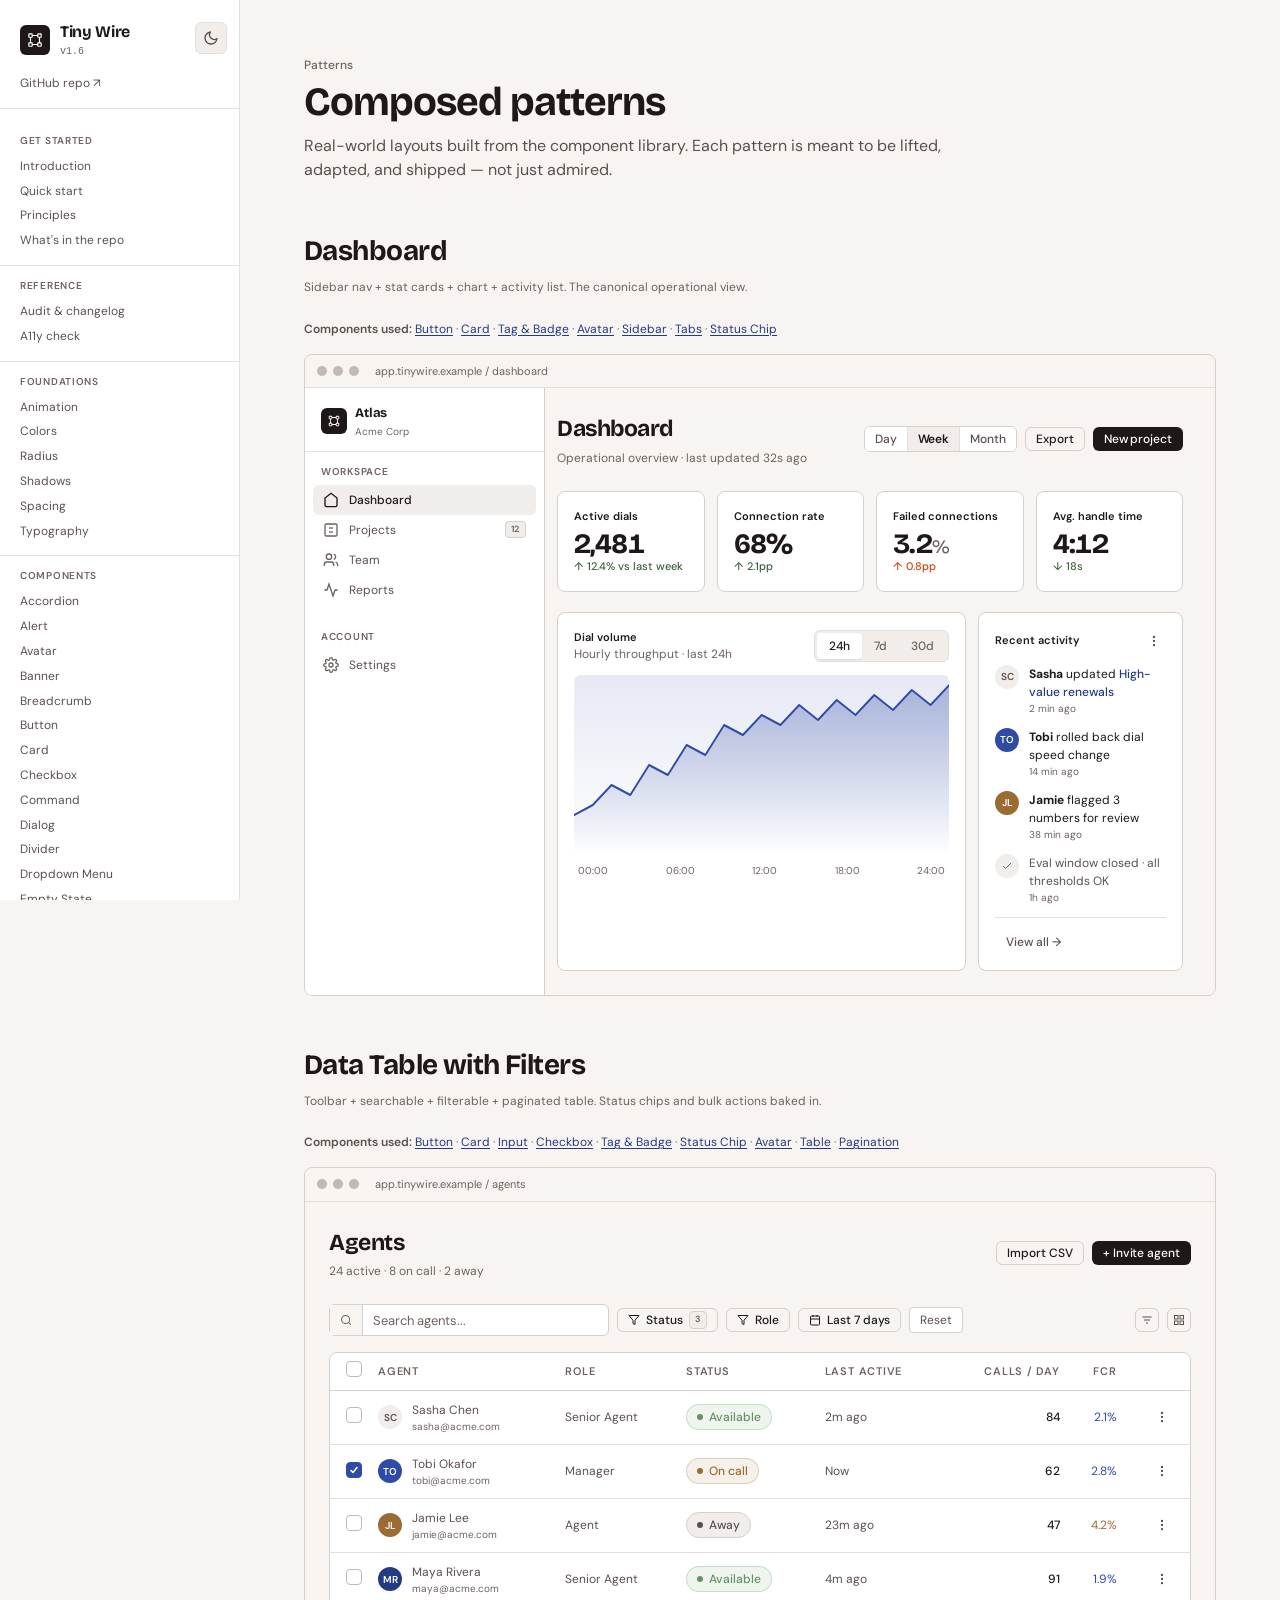
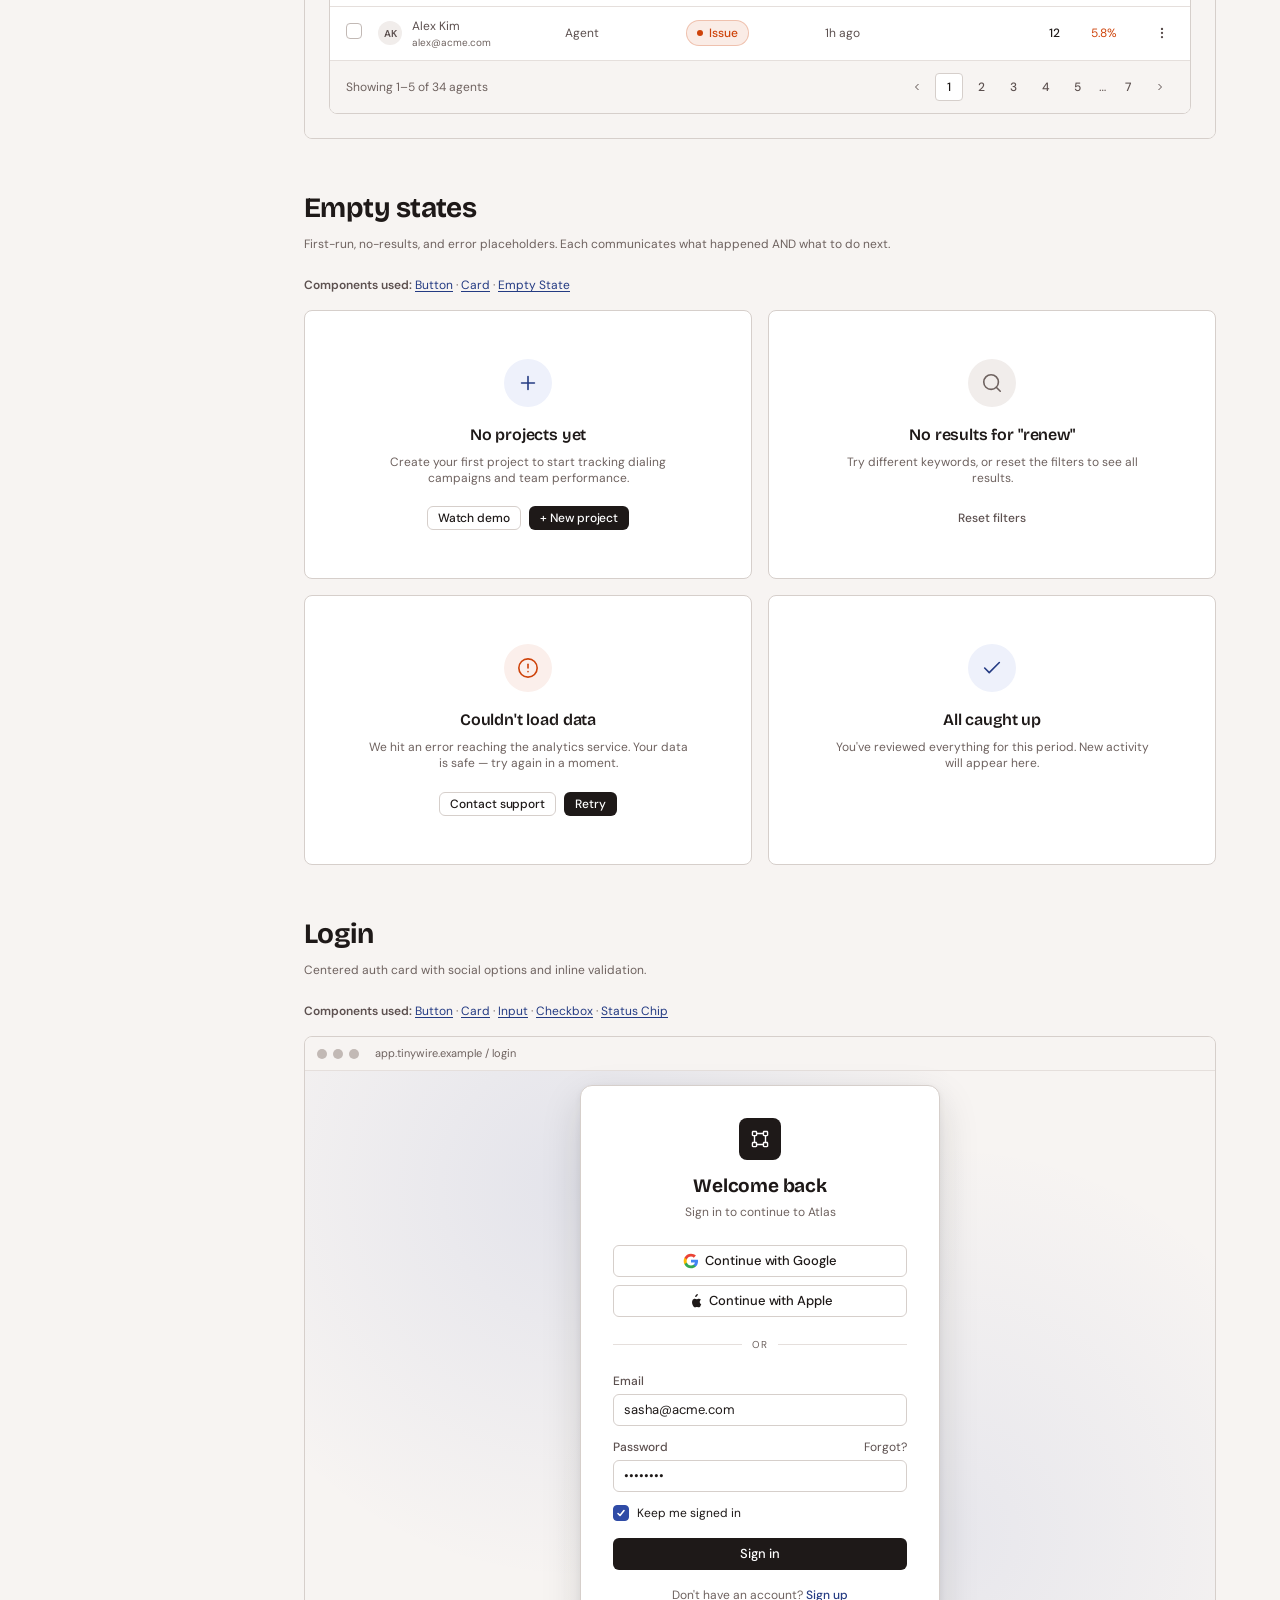
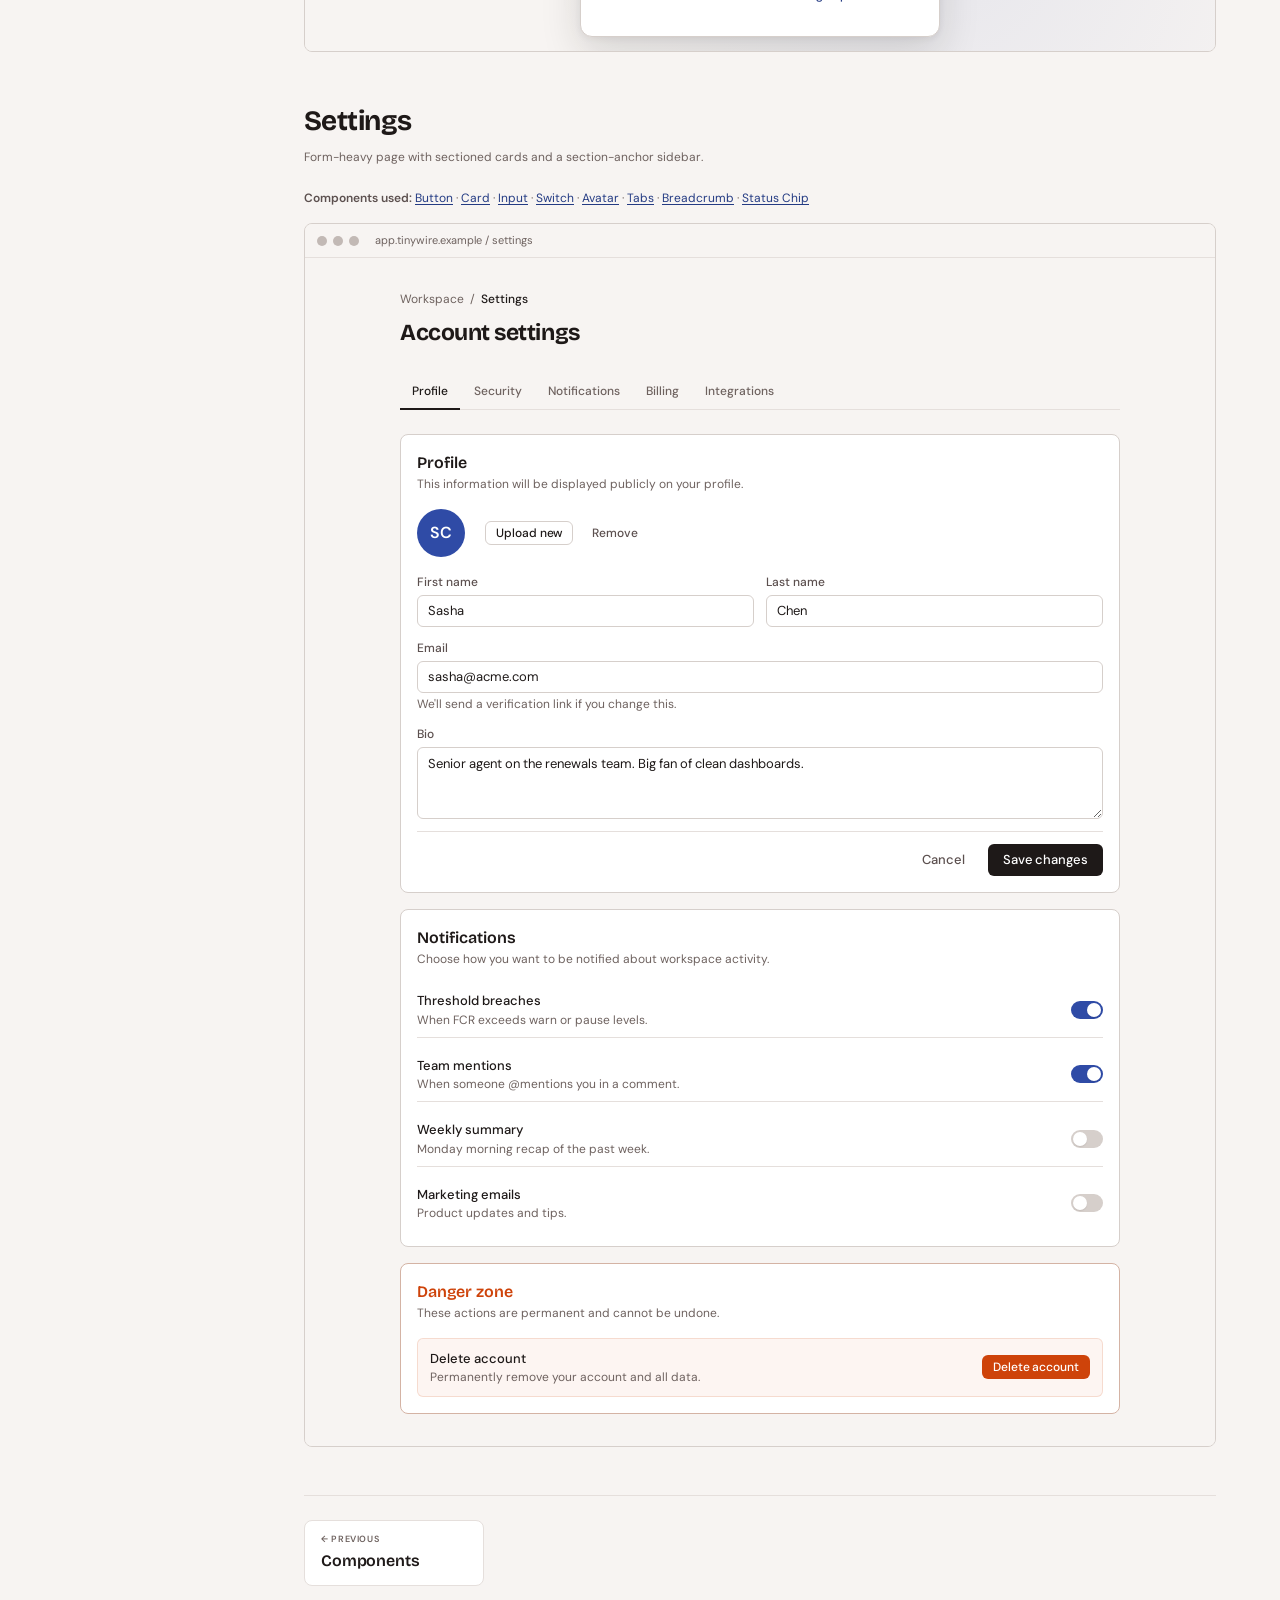
<file: docs/patterns.html>
<!DOCTYPE html>
<html lang="en">
<head>
<meta charset="UTF-8" />
<meta name="viewport" content="width=device-width, initial-scale=1.0" />
<link rel="icon" type="image/svg+xml" href="../favicon.svg" />
<title>Tiny Wire — Patterns</title>
<link rel="preconnect" href="https://fonts.googleapis.com" />
<link rel="preconnect" href="https://fonts.gstatic.com" crossorigin />
<link href="https://fonts.googleapis.com/css2?family=Bricolage+Grotesque:opsz,wght@12..96,400;12..96,500;12..96,600;12..96,700&family=DM+Sans:ital,opsz,wght@0,9..40,400..600;1,9..40,400..600&display=swap" rel="stylesheet" />
<link rel="stylesheet" href="../lib/globals.css" />
<link rel="stylesheet" href="../lib/components.css" />
<link rel="stylesheet" href="docs.css" />
<script defer src="docs.js"></script>
<style>
  /* Pattern-specific scaffold styles */
  .p-app { display: grid; grid-template-columns: 220px 1fr; min-height: 580px; background: var(--surface-page); }
  .p-content { padding: var(--space-24) var(--space-32); overflow: auto; }
  .p-content-header { display: flex; align-items: center; justify-content: space-between; margin-bottom: var(--space-24); }
  .p-title { font-family: var(--font-heading); font-size: var(--text-2xl); font-weight: var(--weight-bold); letter-spacing: var(--tracking-tight); color: var(--text-primary); }
  .p-subtitle { font-size: var(--text-md); color: var(--text-tertiary); margin-top: 2px; }
  .p-stat-grid { display: grid; grid-template-columns: repeat(4, 1fr); gap: var(--space-12); margin-bottom: var(--space-20); }
  .p-row { display: grid; grid-template-columns: 2fr 1fr; gap: var(--space-12); }
  .p-mini-chart {
    height: 180px;
    background:
      linear-gradient(180deg, color-mix(in srgb, var(--brand) 12%, transparent) 0%, transparent 100%);
    border-radius: var(--radius-sm);
    position: relative;
    overflow: hidden;
  }
  .p-mini-chart svg { display: block; width: 100%; height: 100%; }

  .p-toolbar { display: flex; align-items: center; gap: var(--space-8); margin-bottom: var(--space-16); flex-wrap: wrap; }
  .p-toolbar-spacer { flex: 1; }

  .p-login {
    display: grid; place-items: center;
    min-height: 580px;
    background:
      radial-gradient(circle at 30% 20%, color-mix(in srgb, var(--brand) 10%, transparent), transparent 50%),
      radial-gradient(circle at 70% 80%, color-mix(in srgb, var(--accent) 8%, transparent), transparent 50%),
      var(--surface-page);
  }
  .p-login-card {
    width: 360px; max-width: calc(100% - 32px);
    background: var(--surface);
    border: 1px solid var(--border);
    border-radius: var(--radius-lg);
    padding: var(--space-32);
    box-shadow: var(--shadow-modal);
  }
</style>
</head>
<body>

<div id="docs-sidebar-slot"></div>

<main class="docs-main">

  <div class="docs-eyebrow">Patterns</div>
  <h1 class="docs-h1">Composed patterns</h1>
  <p class="docs-lede">Real-world layouts built from the component library. Each pattern is meant to be lifted, adapted, and shipped — not just admired.</p>

  <h2 class="docs-h2" id="dashboard">Dashboard</h2>
  <p class="docs-h2-sub">Sidebar nav + stat cards + chart + activity list. The canonical operational view.</p>
  <p class="pattern-uses"><strong>Components used:</strong> <a href="components.html#button">Button</a> · <a href="components.html#card">Card</a> · <a href="components.html#tag">Tag & Badge</a> · <a href="components.html#avatar">Avatar</a> · <a href="components.html#sidebar">Sidebar</a> · <a href="components.html#tabs">Tabs</a> · <a href="components.html#chip">Status Chip</a></p>

  <div class="pattern-frame">
    <div class="pattern-frame-bar">
      <span class="pattern-frame-bar-dot"></span>
      <span class="pattern-frame-bar-dot"></span>
      <span class="pattern-frame-bar-dot"></span>
      <span class="pattern-frame-bar-title">app.tinywire.example / dashboard</span>
    </div>
    <div class="pattern-frame-body">
      <div class="p-app">

        <!-- Sidebar -->
        <aside class="sidebar">
          <div class="sidebar-header" style="display:flex; align-items:center; gap: var(--space-8);">
            <div style="width: 26px; height: 26px; background: var(--text-primary); color: var(--surface); border-radius: var(--radius-sm); display: flex; align-items: center; justify-content: center; flex-shrink: 0;">
              <svg width="14" height="14" viewBox="0 0 32 32" fill="none"><path d="M26 12C26.5304 12 27.0391 11.7893 27.4142 11.4142C27.7893 11.0391 28 10.5304 28 10V6C28 5.46957 27.7893 4.96086 27.4142 4.58579C27.0391 4.21071 26.5304 4 26 4H22C21.4696 4 20.9609 4.21071 20.5858 4.58579C20.2107 4.96086 20 5.46957 20 6V7H12V6C12 5.46957 11.7893 4.96086 11.4142 4.58579C11.0391 4.21071 10.5304 4 10 4H6C5.46957 4 4.96086 4.21071 4.58579 4.58579C4.21071 4.96086 4 5.46957 4 6V10C4 10.5304 4.21071 11.0391 4.58579 11.4142C4.96086 11.7893 5.46957 12 6 12H7V20H6C5.46957 20 4.96086 20.2107 4.58579 20.5858C4.21071 20.9609 4 21.4696 4 22V26C4 26.5304 4.21071 27.0391 4.58579 27.4142C4.96086 27.7893 5.46957 28 6 28H10C10.5304 28 11.0391 27.7893 11.4142 27.4142C11.7893 27.0391 12 26.5304 12 26V25H20V26C20 26.5304 20.2107 27.0391 20.5858 27.4142C20.9609 27.7893 21.4696 28 22 28H26C26.5304 28 27.0391 27.7893 27.4142 27.4142C27.7893 27.0391 28 26.5304 28 26V22C28 21.4696 27.7893 20.9609 27.4142 20.5858C27.0391 20.2107 26.5304 20 26 20H25V12H26ZM22 6H26V10H22V6ZM6 6H10V7.9875C9.99835 7.99575 9.99835 8.00425 10 8.0125V10H6V6ZM10 26H6V22H10V23.9875C9.99835 23.9958 9.99835 24.0042 10 24.0125V26ZM26 26H22V22H26V26ZM23 20H22C21.4696 20 20.9609 20.2107 20.5858 20.5858C20.2107 20.9609 20 21.4696 20 22V23H12V22C12 21.4696 11.7893 20.9609 11.4142 20.5858C11.0391 20.2107 10.5304 20 10 20H9V12H10C10.5304 12 11.0391 11.7893 11.4142 11.4142C11.7893 11.0391 12 10.5304 12 10V9H20V10C20 10.5304 20.2107 11.0391 20.5858 11.4142C20.9609 11.7893 21.4696 12 22 12H23V20Z" fill="currentColor"/></svg>
            </div>
            <div>
              <div style="font-family: var(--font-heading); font-size: var(--text-base); font-weight: var(--weight-bold); letter-spacing: var(--tracking-snug);">Atlas</div>
              <div style="font-size: var(--text-xs); color: var(--text-tertiary);">Acme Corp</div>
            </div>
          </div>
          <div class="sidebar-group">
            <div class="sidebar-group-label">Workspace</div>
            <a class="sidebar-link active" href="#">
              <svg class="sidebar-link-icon" viewBox="0 0 24 24" fill="none" stroke="currentColor" stroke-width="2"><path d="M3 9l9-7 9 7v11a2 2 0 0 1-2 2H5a2 2 0 0 1-2-2z"/></svg>
              Dashboard
            </a>
            <a class="sidebar-link" href="#">
              <svg class="sidebar-link-icon" viewBox="0 0 24 24" fill="none" stroke="currentColor" stroke-width="2"><rect x="3" y="3" width="18" height="18" rx="2"/><line x1="9" y1="9" x2="15" y2="9"/><line x1="9" y1="15" x2="15" y2="15"/></svg>
              Projects
              <span class="badge" style="margin-left:auto;">12</span>
            </a>
            <a class="sidebar-link" href="#">
              <svg class="sidebar-link-icon" viewBox="0 0 24 24" fill="none" stroke="currentColor" stroke-width="2"><path d="M16 21v-2a4 4 0 0 0-4-4H6a4 4 0 0 0-4 4v2"/><circle cx="9" cy="7" r="4"/><path d="M22 21v-2a4 4 0 0 0-3-3.87"/><path d="M16 3.13a4 4 0 0 1 0 7.75"/></svg>
              Team
            </a>
            <a class="sidebar-link" href="#">
              <svg class="sidebar-link-icon" viewBox="0 0 24 24" fill="none" stroke="currentColor" stroke-width="2"><polyline points="22 12 18 12 15 21 9 3 6 12 2 12"/></svg>
              Reports
            </a>
          </div>
          <div class="sidebar-group">
            <div class="sidebar-group-label">Account</div>
            <a class="sidebar-link" href="#">
              <svg class="sidebar-link-icon" viewBox="0 0 24 24" fill="none" stroke="currentColor" stroke-width="2"><circle cx="12" cy="12" r="3"/><path d="M19.4 15a1.65 1.65 0 0 0 .33 1.82l.06.06a2 2 0 0 1 0 2.83 2 2 0 0 1-2.83 0l-.06-.06a1.65 1.65 0 0 0-1.82-.33 1.65 1.65 0 0 0-1 1.51V21a2 2 0 0 1-2 2 2 2 0 0 1-2-2v-.09A1.65 1.65 0 0 0 9 19.4a1.65 1.65 0 0 0-1.82.33l-.06.06a2 2 0 0 1-2.83 0 2 2 0 0 1 0-2.83l.06-.06a1.65 1.65 0 0 0 .33-1.82 1.65 1.65 0 0 0-1.51-1H3a2 2 0 0 1-2-2 2 2 0 0 1 2-2h.09A1.65 1.65 0 0 0 4.6 9a1.65 1.65 0 0 0-.33-1.82l-.06-.06a2 2 0 0 1 0-2.83 2 2 0 0 1 2.83 0l.06.06a1.65 1.65 0 0 0 1.82.33H9a1.65 1.65 0 0 0 1-1.51V3a2 2 0 0 1 2-2 2 2 0 0 1 2 2v.09a1.65 1.65 0 0 0 1 1.51 1.65 1.65 0 0 0 1.82-.33l.06-.06a2 2 0 0 1 2.83 0 2 2 0 0 1 0 2.83l-.06.06a1.65 1.65 0 0 0-.33 1.82V9a1.65 1.65 0 0 0 1.51 1H21a2 2 0 0 1 2 2 2 2 0 0 1-2 2h-.09a1.65 1.65 0 0 0-1.51 1z"/></svg>
              Settings
            </a>
          </div>
        </aside>

        <!-- Content -->
        <div class="p-content">
          <div class="p-content-header">
            <div>
              <div class="p-title">Dashboard</div>
              <div class="p-subtitle">Operational overview · last updated 32s ago</div>
            </div>
            <div style="display:flex; gap: var(--space-8); align-items: center;">
              <div class="btn-group">
                <button class="btn btn-sm">Day</button>
                <button class="btn btn-sm active">Week</button>
                <button class="btn btn-sm">Month</button>
              </div>
              <button class="btn btn-outline btn-sm">Export</button>
              <button class="btn btn-primary btn-sm">New project</button>
            </div>
          </div>

          <!-- Stat cards -->
          <div class="p-stat-grid">
            <div class="card">
              <div class="card-title">Active dials</div>
              <div class="card-value">2,481</div>
              <div class="card-delta card-delta-success">↑ 12.4% vs last week</div>
            </div>
            <div class="card">
              <div class="card-title">Connection rate</div>
              <div class="card-value">68%</div>
              <div class="card-delta card-delta-success">↑ 2.1pp</div>
            </div>
            <div class="card">
              <div class="card-title">Failed connections</div>
              <div class="card-value">3.2<span style="font-size: var(--text-xl); color: var(--text-tertiary); font-weight: var(--weight-regular);">%</span></div>
              <div class="card-delta card-delta-danger">↑ 0.8pp</div>
            </div>
            <div class="card">
              <div class="card-title">Avg. handle time</div>
              <div class="card-value">4:12</div>
              <div class="card-delta card-delta-success">↓ 18s</div>
            </div>
          </div>

          <div class="p-row">
            <!-- Chart card -->
            <div class="card">
              <div class="card-header">
                <div>
                  <div class="card-title">Dial volume</div>
                  <div class="card-desc" style="margin-top:2px;">Hourly throughput · last 24h</div>
                </div>
                <div class="tabs-list-pill">
                  <button class="tab active">24h</button>
                  <button class="tab">7d</button>
                  <button class="tab">30d</button>
                </div>
              </div>
              <div class="p-mini-chart">
                <svg viewBox="0 0 400 180" preserveAspectRatio="none">
                  <defs>
                    <linearGradient id="g1" x1="0" y1="0" x2="0" y2="1">
                      <stop offset="0%" stop-color="var(--brand)" stop-opacity="0.35"/>
                      <stop offset="100%" stop-color="var(--brand)" stop-opacity="0"/>
                    </linearGradient>
                  </defs>
                  <path d="M0,140 L20,130 L40,110 L60,120 L80,90 L100,100 L120,70 L140,80 L160,50 L180,60 L200,40 L220,50 L240,30 L260,45 L280,25 L300,40 L320,20 L340,35 L360,15 L380,30 L400,10 L400,180 L0,180 Z" fill="url(#g1)" />
                  <path d="M0,140 L20,130 L40,110 L60,120 L80,90 L100,100 L120,70 L140,80 L160,50 L180,60 L200,40 L220,50 L240,30 L260,45 L280,25 L300,40 L320,20 L340,35 L360,15 L380,30 L400,10" fill="none" stroke="var(--brand)" stroke-width="2" stroke-linecap="round" stroke-linejoin="round"/>
                </svg>
              </div>
              <div style="display: flex; justify-content: space-between; margin-top: var(--space-8); padding: 0 var(--space-4); font-size: var(--text-xs); color: var(--text-tertiary);">
                <span>00:00</span><span>06:00</span><span>12:00</span><span>18:00</span><span>24:00</span>
              </div>
            </div>

            <!-- Activity card -->
            <div class="card">
              <div class="card-header">
                <div class="card-title">Recent activity</div>
                <button class="btn-icon btn-sm"><svg width="14" height="14" viewBox="0 0 24 24" fill="none" stroke="currentColor" stroke-width="2"><circle cx="12" cy="5" r="1"/><circle cx="12" cy="12" r="1"/><circle cx="12" cy="19" r="1"/></svg></button>
              </div>
              <div style="display: flex; flex-direction: column; gap: var(--space-12);">
                <div style="display:flex; gap: var(--space-10); align-items: flex-start;">
                  <span class="avatar avatar-sm">SC</span>
                  <div style="flex:1; min-width:0;">
                    <div style="font-size:var(--text-md);"><strong>Sasha</strong> updated <span style="color:var(--brand-dark); font-weight:var(--weight-medium);">High-value renewals</span></div>
                    <div style="font-size:var(--text-xs); color:var(--text-tertiary);">2 min ago</div>
                  </div>
                </div>
                <div style="display:flex; gap: var(--space-10); align-items: flex-start;">
                  <span class="avatar avatar-sm" style="background: var(--brand); color: var(--brand-fg);">TO</span>
                  <div style="flex:1;">
                    <div style="font-size:var(--text-md);"><strong>Tobi</strong> rolled back dial speed change</div>
                    <div style="font-size:var(--text-xs); color:var(--text-tertiary);">14 min ago</div>
                  </div>
                </div>
                <div style="display:flex; gap: var(--space-10); align-items: flex-start;">
                  <span class="avatar avatar-sm" style="background: var(--warning); color: var(--warning-fg);">JL</span>
                  <div style="flex:1;">
                    <div style="font-size:var(--text-md);"><strong>Jamie</strong> flagged 3 numbers for review</div>
                    <div style="font-size:var(--text-xs); color:var(--text-tertiary);">38 min ago</div>
                  </div>
                </div>
                <div style="display:flex; gap: var(--space-10); align-items: flex-start;">
                  <div style="width:24px; height:24px; border-radius:var(--radius-full); background:var(--surface-muted); display:flex; align-items:center; justify-content:center; flex-shrink:0;">
                    <svg width="12" height="12" viewBox="0 0 24 24" fill="none" stroke="var(--text-tertiary)" stroke-width="2"><polyline points="20 6 9 17 4 12"/></svg>
                  </div>
                  <div style="flex:1;">
                    <div style="font-size:var(--text-md); color: var(--text-secondary);">Eval window closed · all thresholds OK</div>
                    <div style="font-size:var(--text-xs); color:var(--text-tertiary);">1h ago</div>
                  </div>
                </div>
              </div>
              <div class="card-footer" style="justify-content:flex-start;">
                <button class="btn btn-ghost btn-sm">View all →</button>
              </div>
            </div>
          </div>
        </div>

      </div>
    </div>
  </div>

  <h2 class="docs-h2" id="datatable">Data Table with Filters</h2>
  <p class="docs-h2-sub">Toolbar + searchable + filterable + paginated table. Status chips and bulk actions baked in.</p>
  <p class="pattern-uses"><strong>Components used:</strong> <a href="components.html#button">Button</a> · <a href="components.html#card">Card</a> · <a href="components.html#input">Input</a> · <a href="components.html#checkbox">Checkbox</a> · <a href="components.html#tag">Tag & Badge</a> · <a href="components.html#chip">Status Chip</a> · <a href="components.html#avatar">Avatar</a> · <a href="components.html#table">Table</a> · <a href="components.html#pagination">Pagination</a></p>

  <div class="pattern-frame">
    <div class="pattern-frame-bar">
      <span class="pattern-frame-bar-dot"></span><span class="pattern-frame-bar-dot"></span><span class="pattern-frame-bar-dot"></span>
      <span class="pattern-frame-bar-title">app.tinywire.example / agents</span>
    </div>
    <div class="pattern-frame-body" style="padding: var(--space-24); background: var(--surface-page);">

      <div class="p-content-header">
        <div>
          <div class="p-title">Agents</div>
          <div class="p-subtitle">24 active · 8 on call · 2 away</div>
        </div>
        <div style="display:flex; gap: var(--space-8);">
          <button class="btn btn-outline btn-sm">Import CSV</button>
          <button class="btn btn-primary btn-sm">+ Invite agent</button>
        </div>
      </div>

      <div class="p-toolbar">
        <div class="input-group" style="width: 280px;">
          <span class="input-group-addon"><svg width="14" height="14" viewBox="0 0 24 24" fill="none" stroke="currentColor" stroke-width="2"><circle cx="11" cy="11" r="8"/><line x1="21" y1="21" x2="16.65" y2="16.65"/></svg></span>
          <input class="input" placeholder="Search agents..." />
        </div>
        <button class="btn btn-outline btn-sm">
          <svg width="12" height="12" viewBox="0 0 24 24" fill="none" stroke="currentColor" stroke-width="2"><polygon points="22 3 2 3 10 12.46 10 19 14 21 14 12.46 22 3"/></svg>
          Status
          <span class="badge">3</span>
        </button>
        <button class="btn btn-outline btn-sm">
          <svg width="12" height="12" viewBox="0 0 24 24" fill="none" stroke="currentColor" stroke-width="2"><polygon points="22 3 2 3 10 12.46 10 19 14 21 14 12.46 22 3"/></svg>
          Role
        </button>
        <button class="btn btn-outline btn-sm">
          <svg width="12" height="12" viewBox="0 0 24 24" fill="none" stroke="currentColor" stroke-width="2"><rect x="3" y="4" width="18" height="18" rx="2" ry="2"/><line x1="16" y1="2" x2="16" y2="6"/><line x1="8" y1="2" x2="8" y2="6"/><line x1="3" y1="10" x2="21" y2="10"/></svg>
          Last 7 days
        </button>
        <button class="btn-rollback">Reset</button>
        <div class="p-toolbar-spacer"></div>
        <button class="btn-icon btn-icon-outline btn-sm"><svg width="12" height="12" viewBox="0 0 24 24" fill="none" stroke="currentColor" stroke-width="2"><path d="M3 6h18M6 12h12M10 18h4"/></svg></button>
        <button class="btn-icon btn-icon-outline btn-sm"><svg width="12" height="12" viewBox="0 0 24 24" fill="none" stroke="currentColor" stroke-width="2"><rect x="3" y="3" width="7" height="7"/><rect x="14" y="3" width="7" height="7"/><rect x="3" y="14" width="7" height="7"/><rect x="14" y="14" width="7" height="7"/></svg></button>
      </div>

      <div class="card" style="padding: 0; overflow: hidden;">
        <table class="table">
          <thead>
            <tr>
              <th style="padding-left: var(--space-16); width: 28px;"><input type="checkbox" class="checkbox" /></th>
              <th>Agent</th>
              <th>Role</th>
              <th>Status</th>
              <th>Last active</th>
              <th class="td-num">Calls / day</th>
              <th class="td-num">FCR</th>
              <th style="padding-right: var(--space-16);"></th>
            </tr>
          </thead>
          <tbody>
            <tr>
              <td style="padding-left: var(--space-16);"><input type="checkbox" class="checkbox" /></td>
              <td><div style="display:flex; align-items:center; gap: var(--space-10);"><span class="avatar avatar-sm">SC</span><div><div class="td-primary">Sasha Chen</div><div style="font-size:var(--text-xs); color:var(--text-tertiary);">sasha@acme.com</div></div></div></td>
              <td>Senior Agent</td>
              <td><span class="chip chip-ok"><span class="chip-dot"></span>Available</span></td>
              <td>2m ago</td>
              <td class="td-num td-primary">84</td>
              <td class="td-num"><span style="color: var(--brand);">2.1%</span></td>
              <td style="padding-right: var(--space-16); text-align: right;"><button class="btn-icon btn-sm"><svg width="14" height="14" viewBox="0 0 24 24" fill="none" stroke="currentColor" stroke-width="2"><circle cx="12" cy="5" r="1"/><circle cx="12" cy="12" r="1"/><circle cx="12" cy="19" r="1"/></svg></button></td>
            </tr>
            <tr>
              <td style="padding-left: var(--space-16);"><input type="checkbox" class="checkbox" checked /></td>
              <td><div style="display:flex; align-items:center; gap: var(--space-10);"><span class="avatar avatar-sm" style="background: var(--brand); color: var(--brand-fg);">TO</span><div><div class="td-primary">Tobi Okafor</div><div style="font-size:var(--text-xs); color:var(--text-tertiary);">tobi@acme.com</div></div></div></td>
              <td>Manager</td>
              <td><span class="chip chip-warn"><span class="chip-dot"></span>On call</span></td>
              <td>Now</td>
              <td class="td-num td-primary">62</td>
              <td class="td-num"><span style="color: var(--brand);">2.8%</span></td>
              <td style="padding-right: var(--space-16); text-align: right;"><button class="btn-icon btn-sm"><svg width="14" height="14" viewBox="0 0 24 24" fill="none" stroke="currentColor" stroke-width="2"><circle cx="12" cy="5" r="1"/><circle cx="12" cy="12" r="1"/><circle cx="12" cy="19" r="1"/></svg></button></td>
            </tr>
            <tr>
              <td style="padding-left: var(--space-16);"><input type="checkbox" class="checkbox" /></td>
              <td><div style="display:flex; align-items:center; gap: var(--space-10);"><span class="avatar avatar-sm" style="background: var(--warning); color: var(--warning-fg);">JL</span><div><div class="td-primary">Jamie Lee</div><div style="font-size:var(--text-xs); color:var(--text-tertiary);">jamie@acme.com</div></div></div></td>
              <td>Agent</td>
              <td><span class="chip chip-stopped"><span class="chip-dot"></span>Away</span></td>
              <td>23m ago</td>
              <td class="td-num td-primary">47</td>
              <td class="td-num"><span style="color: var(--warning);">4.2%</span></td>
              <td style="padding-right: var(--space-16); text-align: right;"><button class="btn-icon btn-sm"><svg width="14" height="14" viewBox="0 0 24 24" fill="none" stroke="currentColor" stroke-width="2"><circle cx="12" cy="5" r="1"/><circle cx="12" cy="12" r="1"/><circle cx="12" cy="19" r="1"/></svg></button></td>
            </tr>
            <tr>
              <td style="padding-left: var(--space-16);"><input type="checkbox" class="checkbox" /></td>
              <td><div style="display:flex; align-items:center; gap: var(--space-10);"><span class="avatar avatar-sm" style="background: var(--info); color: var(--info-fg);">MR</span><div><div class="td-primary">Maya Rivera</div><div style="font-size:var(--text-xs); color:var(--text-tertiary);">maya@acme.com</div></div></div></td>
              <td>Senior Agent</td>
              <td><span class="chip chip-ok"><span class="chip-dot"></span>Available</span></td>
              <td>4m ago</td>
              <td class="td-num td-primary">91</td>
              <td class="td-num"><span style="color: var(--brand);">1.9%</span></td>
              <td style="padding-right: var(--space-16); text-align: right;"><button class="btn-icon btn-sm"><svg width="14" height="14" viewBox="0 0 24 24" fill="none" stroke="currentColor" stroke-width="2"><circle cx="12" cy="5" r="1"/><circle cx="12" cy="12" r="1"/><circle cx="12" cy="19" r="1"/></svg></button></td>
            </tr>
            <tr>
              <td style="padding-left: var(--space-16);"><input type="checkbox" class="checkbox" /></td>
              <td><div style="display:flex; align-items:center; gap: var(--space-10);"><span class="avatar avatar-sm">AK</span><div><div class="td-primary">Alex Kim</div><div style="font-size:var(--text-xs); color:var(--text-tertiary);">alex@acme.com</div></div></div></td>
              <td>Agent</td>
              <td><span class="chip chip-critical"><span class="chip-dot"></span>Issue</span></td>
              <td>1h ago</td>
              <td class="td-num td-primary">12</td>
              <td class="td-num"><span style="color: var(--danger);">5.8%</span></td>
              <td style="padding-right: var(--space-16); text-align: right;"><button class="btn-icon btn-sm"><svg width="14" height="14" viewBox="0 0 24 24" fill="none" stroke="currentColor" stroke-width="2"><circle cx="12" cy="5" r="1"/><circle cx="12" cy="12" r="1"/><circle cx="12" cy="19" r="1"/></svg></button></td>
            </tr>
          </tbody>
        </table>
        <div style="display: flex; align-items: center; justify-content: space-between; padding: var(--space-12) var(--space-16); border-top: 1px solid var(--border-light); background: var(--surface-subtle);">
          <div style="font-size: var(--text-md); color: var(--text-tertiary);">Showing 1–5 of 34 agents</div>
          <nav class="pagination">
            <button class="btn-icon btn-sm" disabled><svg width="12" height="12" viewBox="0 0 24 24" fill="none" stroke="currentColor" stroke-width="2"><polyline points="15 18 9 12 15 6"/></svg></button>
            <button class="pagination-item active">1</button>
            <button class="pagination-item">2</button>
            <button class="pagination-item">3</button>
            <button class="pagination-item">4</button>
            <button class="pagination-item">5</button>
            <span class="pagination-ellipsis">…</span>
            <button class="pagination-item">7</button>
            <button class="btn-icon btn-sm"><svg width="12" height="12" viewBox="0 0 24 24" fill="none" stroke="currentColor" stroke-width="2"><polyline points="9 18 15 12 9 6"/></svg></button>
          </nav>
        </div>
      </div>

    </div>
  </div>

  <h2 class="docs-h2" id="empty-states">Empty states</h2>
  <p class="docs-h2-sub">First-run, no-results, and error placeholders. Each communicates what happened AND what to do next.</p>
  <p class="pattern-uses"><strong>Components used:</strong> <a href="components.html#button">Button</a> · <a href="components.html#card">Card</a> · <a href="components.html#empty">Empty State</a></p>

  <div style="display:grid; grid-template-columns: 1fr 1fr; gap: var(--space-16); margin-bottom: var(--space-32);">

    <div class="card" style="padding: 0;">
      <div class="empty-state">
        <div class="empty-state-icon" style="background: var(--brand-light); color: var(--brand-dark);">
          <svg width="22" height="22" viewBox="0 0 24 24" fill="none" stroke="currentColor" stroke-width="1.75" stroke-linecap="round" stroke-linejoin="round"><path d="M12 5v14M5 12h14"/></svg>
        </div>
        <div class="empty-state-title">No projects yet</div>
        <div class="empty-state-desc">Create your first project to start tracking dialing campaigns and team performance.</div>
        <div class="empty-state-actions">
          <button class="btn btn-outline btn-sm">Watch demo</button>
          <button class="btn btn-primary btn-sm">+ New project</button>
        </div>
      </div>
    </div>

    <div class="card" style="padding: 0;">
      <div class="empty-state">
        <div class="empty-state-icon">
          <svg width="22" height="22" viewBox="0 0 24 24" fill="none" stroke="currentColor" stroke-width="1.75" stroke-linecap="round" stroke-linejoin="round"><circle cx="11" cy="11" r="8"/><line x1="21" y1="21" x2="16.65" y2="16.65"/></svg>
        </div>
        <div class="empty-state-title">No results for "renew"</div>
        <div class="empty-state-desc">Try different keywords, or reset the filters to see all results.</div>
        <div class="empty-state-actions">
          <button class="btn btn-ghost btn-sm">Reset filters</button>
        </div>
      </div>
    </div>

    <div class="card" style="padding: 0;">
      <div class="empty-state">
        <div class="empty-state-icon" style="background: var(--danger-light); color: var(--danger);">
          <svg width="22" height="22" viewBox="0 0 24 24" fill="none" stroke="currentColor" stroke-width="1.75" stroke-linecap="round" stroke-linejoin="round"><circle cx="12" cy="12" r="10"/><line x1="12" y1="8" x2="12" y2="12"/><line x1="12" y1="16" x2="12.01" y2="16"/></svg>
        </div>
        <div class="empty-state-title">Couldn't load data</div>
        <div class="empty-state-desc">We hit an error reaching the analytics service. Your data is safe — try again in a moment.</div>
        <div class="empty-state-actions">
          <button class="btn btn-outline btn-sm">Contact support</button>
          <button class="btn btn-primary btn-sm">Retry</button>
        </div>
      </div>
    </div>

    <div class="card" style="padding: 0;">
      <div class="empty-state">
        <div class="empty-state-icon" style="background: var(--brand-light);">
          <svg width="22" height="22" viewBox="0 0 24 24" fill="none" stroke="var(--brand-dark)" stroke-width="1.75" stroke-linecap="round" stroke-linejoin="round"><polyline points="20 6 9 17 4 12"/></svg>
        </div>
        <div class="empty-state-title">All caught up</div>
        <div class="empty-state-desc">You've reviewed everything for this period. New activity will appear here.</div>
      </div>
    </div>

  </div>

  <h2 class="docs-h2" id="login">Login</h2>
  <p class="docs-h2-sub">Centered auth card with social options and inline validation.</p>
  <p class="pattern-uses"><strong>Components used:</strong> <a href="components.html#button">Button</a> · <a href="components.html#card">Card</a> · <a href="components.html#input">Input</a> · <a href="components.html#checkbox">Checkbox</a> · <a href="components.html#chip">Status Chip</a></p>

  <div class="pattern-frame">
    <div class="pattern-frame-bar">
      <span class="pattern-frame-bar-dot"></span><span class="pattern-frame-bar-dot"></span><span class="pattern-frame-bar-dot"></span>
      <span class="pattern-frame-bar-title">app.tinywire.example / login</span>
    </div>
    <div class="pattern-frame-body">
      <div class="p-login">
        <div class="p-login-card">

          <div style="display:flex; flex-direction: column; align-items: center; gap: var(--space-12); margin-bottom: var(--space-24);">
            <div style="width: 42px; height: 42px; background: var(--text-primary); color: var(--surface); border-radius: var(--radius-md); display: flex; align-items: center; justify-content: center;">
              <svg width="22" height="22" viewBox="0 0 32 32" fill="none"><path d="M26 12C26.5304 12 27.0391 11.7893 27.4142 11.4142C27.7893 11.0391 28 10.5304 28 10V6C28 5.46957 27.7893 4.96086 27.4142 4.58579C27.0391 4.21071 26.5304 4 26 4H22C21.4696 4 20.9609 4.21071 20.5858 4.58579C20.2107 4.96086 20 5.46957 20 6V7H12V6C12 5.46957 11.7893 4.96086 11.4142 4.58579C11.0391 4.21071 10.5304 4 10 4H6C5.46957 4 4.96086 4.21071 4.58579 4.58579C4.21071 4.96086 4 5.46957 4 6V10C4 10.5304 4.21071 11.0391 4.58579 11.4142C4.96086 11.7893 5.46957 12 6 12H7V20H6C5.46957 20 4.96086 20.2107 4.58579 20.5858C4.21071 20.9609 4 21.4696 4 22V26C4 26.5304 4.21071 27.0391 4.58579 27.4142C4.96086 27.7893 5.46957 28 6 28H10C10.5304 28 11.0391 27.7893 11.4142 27.4142C11.7893 27.0391 12 26.5304 12 26V25H20V26C20 26.5304 20.2107 27.0391 20.5858 27.4142C20.9609 27.7893 21.4696 28 22 28H26C26.5304 28 27.0391 27.7893 27.4142 27.4142C27.7893 27.0391 28 26.5304 28 26V22C28 21.4696 27.7893 20.9609 27.4142 20.5858C27.0391 20.2107 26.5304 20 26 20H25V12H26ZM22 6H26V10H22V6ZM6 6H10V7.9875C9.99835 7.99575 9.99835 8.00425 10 8.0125V10H6V6ZM10 26H6V22H10V23.9875C9.99835 23.9958 9.99835 24.0042 10 24.0125V26ZM26 26H22V22H26V26ZM23 20H22C21.4696 20 20.9609 20.2107 20.5858 20.5858C20.2107 20.9609 20 21.4696 20 22V23H12V22C12 21.4696 11.7893 20.9609 11.4142 20.5858C11.0391 20.2107 10.5304 20 10 20H9V12H10C10.5304 12 11.0391 11.7893 11.4142 11.4142C11.7893 11.0391 12 10.5304 12 10V9H20V10C20 10.5304 20.2107 11.0391 20.5858 11.4142C20.9609 11.7893 21.4696 12 22 12H23V20Z" fill="currentColor"/></svg>
            </div>
            <div style="text-align: center;">
              <div style="font-family: var(--font-heading); font-size: var(--text-xl); font-weight: var(--weight-bold); letter-spacing: var(--tracking-snug);">Welcome back</div>
              <div style="font-size: var(--text-md); color: var(--text-tertiary); margin-top: 2px;">Sign in to continue to Atlas</div>
            </div>
          </div>

          <div style="display: flex; flex-direction: column; gap: var(--space-8); margin-bottom: var(--space-20);">
            <button class="btn btn-outline" style="width:100%;">
              <svg width="16" height="16" viewBox="0 0 24 24"><path fill="#4285F4" d="M22.56 12.25c0-.78-.07-1.53-.2-2.25H12v4.26h5.92c-.26 1.37-1.04 2.53-2.21 3.31v2.77h3.57c2.08-1.92 3.28-4.74 3.28-8.09z"/><path fill="#34A853" d="M12 23c2.97 0 5.46-.98 7.28-2.66l-3.57-2.77c-.98.66-2.23 1.06-3.71 1.06-2.86 0-5.29-1.93-6.16-4.53H2.18v2.84C3.99 20.53 7.7 23 12 23z"/><path fill="#FBBC05" d="M5.84 14.09c-.22-.66-.35-1.36-.35-2.09s.13-1.43.35-2.09V7.07H2.18C1.43 8.55 1 10.22 1 12s.43 3.45 1.18 4.93l2.85-2.22.81-.62z"/><path fill="#EA4335" d="M12 5.38c1.62 0 3.06.56 4.21 1.64l3.15-3.15C17.45 2.09 14.97 1 12 1 7.7 1 3.99 3.47 2.18 7.07l3.66 2.84c.87-2.6 3.3-4.53 6.16-4.53z"/></svg>
              Continue with Google
            </button>
            <button class="btn btn-outline" style="width:100%;">
              <svg width="16" height="16" viewBox="0 0 24 24" fill="currentColor"><path d="M16.365 1.43c0 1.14-.493 2.27-1.177 3.08-.744.9-1.99 1.57-2.987 1.57-.12-1.17.43-2.34 1.1-3.08.756-.84 2.05-1.46 3.064-1.57zm3.95 17.97c-.715 1.04-1.46 2.08-2.632 2.1-1.15.02-1.52-.68-2.84-.68-1.31 0-1.72.66-2.81.7-1.13.04-1.99-1.13-2.71-2.16-1.47-2.13-2.6-6.02-1.08-8.66.74-1.32 2.07-2.15 3.52-2.17 1.1-.02 2.13.74 2.81.74.67 0 1.93-.91 3.25-.78.55.02 2.1.22 3.09 1.68-.08.05-1.85 1.08-1.83 3.22.02 2.56 2.24 3.41 2.27 3.42-.02.06-.35 1.21-1.16 2.4z"/></svg>
              Continue with Apple
            </button>
          </div>

          <div style="display: flex; align-items: center; gap: var(--space-10); margin-bottom: var(--space-20);">
            <div class="separator" style="flex:1;"></div>
            <span style="font-size: var(--text-xs); color: var(--text-tertiary); letter-spacing: var(--tracking-caps); text-transform: uppercase;">or</span>
            <div class="separator" style="flex:1;"></div>
          </div>

          <div style="display: flex; flex-direction: column; gap: var(--space-12); margin-bottom: var(--space-16);">
            <div>
              <label class="label">Email</label>
              <input class="input" type="email" value="sasha@acme.com" />
            </div>
            <div>
              <div style="display: flex; justify-content: space-between; align-items: baseline; margin-bottom: var(--space-5);">
                <label class="label" style="margin: 0;">Password</label>
                <a class="btn-ghost" href="#" style="font-size: var(--text-md);">Forgot?</a>
              </div>
              <input class="input" type="password" value="••••••••" />
            </div>
            <label class="field-check"><input type="checkbox" class="checkbox" checked /><span class="field-check-label" style="font-size: var(--text-md);">Keep me signed in</span></label>
          </div>

          <button class="btn btn-primary" style="width:100%; margin-bottom: var(--space-16);">Sign in</button>

          <div style="text-align: center; font-size: var(--text-md); color: var(--text-tertiary);">
            Don't have an account? <a class="btn-ghost" href="#" style="color: var(--brand-dark); font-weight: var(--weight-medium);">Sign up</a>
          </div>

        </div>
      </div>
    </div>
  </div>

  <h2 class="docs-h2" id="settings">Settings</h2>
  <p class="docs-h2-sub">Form-heavy page with sectioned cards and a section-anchor sidebar.</p>
  <p class="pattern-uses"><strong>Components used:</strong> <a href="components.html#button">Button</a> · <a href="components.html#card">Card</a> · <a href="components.html#input">Input</a> · <a href="components.html#switch">Switch</a> · <a href="components.html#avatar">Avatar</a> · <a href="components.html#tabs">Tabs</a> · <a href="components.html#breadcrumb">Breadcrumb</a> · <a href="components.html#chip">Status Chip</a></p>

  <div class="pattern-frame">
    <div class="pattern-frame-bar">
      <span class="pattern-frame-bar-dot"></span><span class="pattern-frame-bar-dot"></span><span class="pattern-frame-bar-dot"></span>
      <span class="pattern-frame-bar-title">app.tinywire.example / settings</span>
    </div>
    <div class="pattern-frame-body" style="padding: var(--space-32); background: var(--surface-page);">
      <div style="max-width: 720px; margin: 0 auto;">

        <nav class="breadcrumb" style="margin-bottom: var(--space-8);">
          <a class="breadcrumb-item" href="#">Workspace</a>
          <span class="breadcrumb-sep">/</span>
          <span class="breadcrumb-item" aria-current="page">Settings</span>
        </nav>
        <div class="p-title" style="margin-bottom: var(--space-24);">Account settings</div>

        <div class="tabs-list" style="margin-bottom: var(--space-24);">
          <button class="tab active">Profile</button>
          <button class="tab">Security</button>
          <button class="tab">Notifications</button>
          <button class="tab">Billing</button>
          <button class="tab">Integrations</button>
        </div>

        <!-- Profile card -->
        <div class="card" style="margin-bottom: var(--space-16);">
          <div class="card-title" style="font-size: var(--text-lg); font-family: var(--font-heading); font-weight: var(--weight-semibold); margin-bottom: 2px;">Profile</div>
          <p class="card-desc" style="margin-bottom: var(--space-16);">This information will be displayed publicly on your profile.</p>

          <div style="display:flex; gap: var(--space-20); margin-bottom: var(--space-16); align-items: center;">
            <span class="avatar avatar-xl" style="background: var(--brand); color: var(--brand-fg);">SC</span>
            <div style="display:flex; gap: var(--space-8);">
              <button class="btn btn-outline btn-sm">Upload new</button>
              <button class="btn btn-ghost btn-sm">Remove</button>
            </div>
          </div>

          <div style="display:grid; grid-template-columns: 1fr 1fr; gap: var(--space-12);">
            <div>
              <label class="label">First name</label>
              <input class="input" value="Sasha" />
            </div>
            <div>
              <label class="label">Last name</label>
              <input class="input" value="Chen" />
            </div>
            <div style="grid-column: 1 / -1;">
              <label class="label">Email</label>
              <input class="input" type="email" value="sasha@acme.com" />
              <p class="helper">We'll send a verification link if you change this.</p>
            </div>
            <div style="grid-column: 1 / -1;">
              <label class="label">Bio</label>
              <textarea class="textarea">Senior agent on the renewals team. Big fan of clean dashboards.</textarea>
            </div>
          </div>

          <div class="card-footer">
            <button class="btn btn-ghost">Cancel</button>
            <button class="btn btn-primary">Save changes</button>
          </div>
        </div>

        <!-- Notifications card -->
        <div class="card" style="margin-bottom: var(--space-16);">
          <div class="card-title" style="font-size: var(--text-lg); font-family: var(--font-heading); font-weight: var(--weight-semibold); margin-bottom: 2px;">Notifications</div>
          <p class="card-desc" style="margin-bottom: var(--space-16);">Choose how you want to be notified about workspace activity.</p>

          <div style="display: flex; flex-direction: column; gap: var(--space-10);">
            <div style="display:flex; align-items: center; justify-content: space-between; padding: var(--space-8) 0; border-bottom: 1px solid var(--border-light);">
              <div>
                <div style="font-size: var(--text-base); font-weight: var(--weight-medium); color: var(--text-primary);">Threshold breaches</div>
                <div style="font-size: var(--text-md); color: var(--text-tertiary);">When FCR exceeds warn or pause levels.</div>
              </div>
              <input type="checkbox" class="switch" checked />
            </div>
            <div style="display:flex; align-items: center; justify-content: space-between; padding: var(--space-8) 0; border-bottom: 1px solid var(--border-light);">
              <div>
                <div style="font-size: var(--text-base); font-weight: var(--weight-medium); color: var(--text-primary);">Team mentions</div>
                <div style="font-size: var(--text-md); color: var(--text-tertiary);">When someone @mentions you in a comment.</div>
              </div>
              <input type="checkbox" class="switch" checked />
            </div>
            <div style="display:flex; align-items: center; justify-content: space-between; padding: var(--space-8) 0; border-bottom: 1px solid var(--border-light);">
              <div>
                <div style="font-size: var(--text-base); font-weight: var(--weight-medium); color: var(--text-primary);">Weekly summary</div>
                <div style="font-size: var(--text-md); color: var(--text-tertiary);">Monday morning recap of the past week.</div>
              </div>
              <input type="checkbox" class="switch" />
            </div>
            <div style="display:flex; align-items: center; justify-content: space-between; padding: var(--space-8) 0;">
              <div>
                <div style="font-size: var(--text-base); font-weight: var(--weight-medium); color: var(--text-primary);">Marketing emails</div>
                <div style="font-size: var(--text-md); color: var(--text-tertiary);">Product updates and tips.</div>
              </div>
              <input type="checkbox" class="switch" />
            </div>
          </div>
        </div>

        <!-- Danger zone card -->
        <div class="card" style="border-color: color-mix(in srgb, var(--danger) 20%, var(--border));">
          <div class="card-title" style="font-size: var(--text-lg); font-family: var(--font-heading); font-weight: var(--weight-semibold); color: var(--danger); margin-bottom: 2px;">Danger zone</div>
          <p class="card-desc" style="margin-bottom: var(--space-16);">These actions are permanent and cannot be undone.</p>
          <div style="display:flex; align-items: center; justify-content: space-between; padding: var(--space-10) var(--space-12); background: color-mix(in srgb, var(--danger) 5%, transparent); border: 1px solid color-mix(in srgb, var(--danger) 15%, transparent); border-radius: var(--radius-sm);">
            <div>
              <div style="font-size: var(--text-base); font-weight: var(--weight-medium);">Delete account</div>
              <div style="font-size: var(--text-md); color: var(--text-tertiary);">Permanently remove your account and all data.</div>
            </div>
            <button class="btn btn-danger btn-sm">Delete account</button>
          </div>
        </div>

      </div>
    </div>
  </div>

</main>

</body>
</html>
</file>
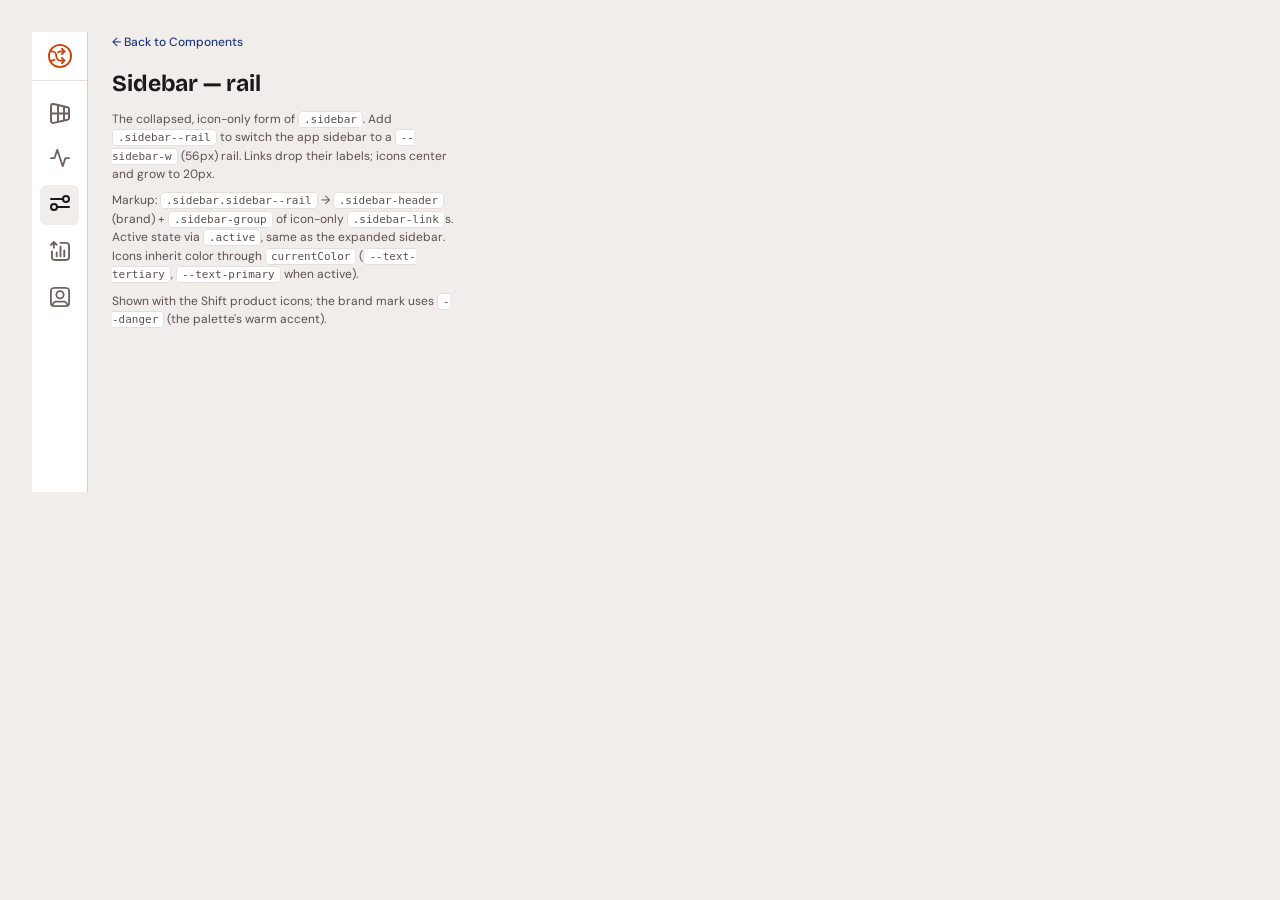
<file: docs/sidebar-rail.html>
<!DOCTYPE html>
<html lang="en">
<head>
<meta charset="UTF-8" />
<meta name="viewport" content="width=device-width, initial-scale=1.0" />
<link rel="icon" type="image/svg+xml" href="../favicon.svg" />
<title>Tiny Wire — Sidebar rail</title>
<link rel="preconnect" href="https://fonts.googleapis.com" />
<link rel="preconnect" href="https://fonts.gstatic.com" crossorigin />
<link href="https://fonts.googleapis.com/css2?family=Bricolage+Grotesque:opsz,wght@12..96,400;12..96,500;12..96,600;12..96,700&family=DM+Sans:ital,opsz,wght@0,9..40,400..600;1,9..40,400..600&display=swap" rel="stylesheet" />
<link rel="stylesheet" href="../lib/globals.css" />
<link rel="stylesheet" href="../lib/components.css" />
<style>
  body { margin: 0; min-height: 100vh; display: flex; align-items: flex-start; gap: var(--space-24, 24px);
         padding: var(--space-32, 32px); background: var(--surface-muted); font-family: var(--font-body); }
  .demo-note { max-width: 38ch; }
  .demo-note h1 { font-family: var(--font-heading); font-size: var(--text-2xl); margin: 0 0 var(--space-8); color: var(--text-primary); }
  .demo-note p { font-size: var(--text-md); color: var(--text-secondary); line-height: var(--leading-normal); margin: 0 0 var(--space-8); }
  .demo-note code { font-family: var(--font-mono); font-size: var(--text-sm); background: var(--surface); padding: 1px 5px; border-radius: var(--radius-xs); border: 1px solid var(--border-light); }
  /* full-height rail for the demo */
  .demo-rail { height: 460px; }
</style>
</head>
<body>

<!-- Sidebar — rail (collapsed) variant -->
<aside class="sidebar sidebar--rail demo-rail" aria-label="Primary">
  <div class="sidebar-header">
    <span class="sidebar-link-icon" style="width:24px;height:24px;color:var(--danger);" aria-label="Shift">
      <svg viewBox="0 0 26 26" fill="none"><path d="M15 21L18 18M18 18L15 15M18 18H14C11.2386 18 9 15.7614 9 13C9 10.2386 6.76142 8 4 8H2.5M15 5L18 8M18 8L15 11M18 8L14 8C12.8744 8 11.8357 8.37194 11 8.99963M2.5 18H4C5.12561 18 6.16434 17.6277 7 17M13 25C6.37258 25 1 19.6274 1 13C1 6.37258 6.37258 1 13 1C19.6274 1 25 6.37258 25 13C25 19.6274 19.6274 25 13 25Z" stroke="currentColor" stroke-width="2" stroke-linecap="round" stroke-linejoin="round"/></svg>
    </span>
  </div>
  <div class="sidebar-group">
    <a class="sidebar-link" href="#" aria-label="Dashboard"><span class="sidebar-link-icon"><svg viewBox="0 0 20 20.9592" fill="none"><path d="M14 3.47959L14 17.4796M8 2.47959L8 18.4796M1 10.4796H19M1 4.46876L1 16.4904C1 17.8545 1 18.5365 1.28134 19.0092C1.52803 19.4237 1.9162 19.7351 2.37434 19.886C2.89685 20.0581 3.56262 19.9101 4.89418 19.6142L16.4942 17.0364C17.3883 16.8377 17.8354 16.7384 18.1691 16.498C18.4634 16.2859 18.6945 15.9978 18.8377 15.6645C19 15.2865 19 14.8286 19 13.9126V7.04654C19 6.13061 19 5.67264 18.8377 5.29473C18.6945 4.96138 18.4634 4.67326 18.1691 4.4612C17.8354 4.22078 17.3883 4.12144 16.4942 3.92274L4.89418 1.34496C3.56262 1.04906 2.89685 0.901113 2.37434 1.07321C1.9162 1.2241 1.52803 1.53548 1.28134 1.94998C1 2.42271 1 3.10473 1 4.46876Z" stroke="currentColor" stroke-width="2" stroke-linecap="round" stroke-linejoin="round"/></svg></span></a>
    <a class="sidebar-link" href="#" aria-label="Activity"><span class="sidebar-link-icon"><svg viewBox="0 0 22 20" fill="none"><path d="M21 10H17L14 19L8 1L5 10H1" stroke="currentColor" stroke-width="2" stroke-linecap="round" stroke-linejoin="round"/></svg></span></a>
    <a class="sidebar-link active" href="#" aria-current="page" aria-label="Settings"><span class="sidebar-link-icon"><svg viewBox="0 0 20 16" fill="none"><path d="M1 4L13 4M13 4C13 5.65686 14.3431 7 16 7C17.6569 7 19 5.65685 19 4C19 2.34315 17.6569 1 16 1C14.3431 1 13 2.34315 13 4ZM7 12L19 12M7 12C7 13.6569 5.65685 15 4 15C2.34315 15 1 13.6569 1 12C1 10.3431 2.34315 9 4 9C5.65685 9 7 10.3431 7 12Z" stroke="currentColor" stroke-width="2" stroke-linecap="round" stroke-linejoin="round"/></svg></span></a>
    <a class="sidebar-link" href="#" aria-label="Calendar"><span class="sidebar-link-icon"><svg viewBox="0 0 21 21" fill="none"><path d="M11 2H15.2C16.8802 2 17.7202 2 18.362 2.32698C18.9265 2.6146 19.3854 3.07354 19.673 3.63803C20 4.27976 20 5.11984 20 6.8V15.2C20 16.8802 20 17.7202 19.673 18.362C19.3854 18.9265 18.9265 19.3854 18.362 19.673C17.7202 20 16.8802 20 15.2 20H6.8C5.11984 20 4.27976 20 3.63803 19.673C3.07354 19.3854 2.6146 18.9265 2.32698 18.362C2 17.7202 2 16.8802 2 15.2V11M7 12V16M15 10V16M11 6V16M1 4L4 1M4 1L7 4M4 1L4 7" stroke="currentColor" stroke-width="2" stroke-linecap="round" stroke-linejoin="round"/></svg></span></a>
    <a class="sidebar-link" href="#" aria-label="Profile"><span class="sidebar-link-icon"><svg viewBox="0 0 22 22.0001" fill="none"><path d="M3.00002 20.8174C3.6026 21 4.41649 21 5.8 21H16.2C17.5835 21 18.3974 21 19 20.8174M3.00002 20.8174C2.87082 20.7783 2.75133 20.7308 2.63803 20.673C2.07354 20.3854 1.6146 19.9265 1.32698 19.362C1 18.7202 1 17.8802 1 16.2V5.8C1 4.11984 1 3.27976 1.32698 2.63803C1.6146 2.07354 2.07354 1.6146 2.63803 1.32698C3.27976 1 4.11984 1 5.8 1H16.2C17.8802 1 18.7202 1 19.362 1.32698C19.9265 1.6146 20.3854 2.07354 20.673 2.63803C21 3.27976 21 4.11984 21 5.8V16.2C21 17.8802 21 18.7202 20.673 19.362C20.3854 19.9265 19.9265 20.3854 19.362 20.673C19.2487 20.7308 19.1292 20.7783 19 20.8174M3.00002 20.8174C3.00035 20.0081 3.00521 19.5799 3.07686 19.2196C3.39249 17.6329 4.63288 16.3925 6.21964 16.0769C6.60604 16 7.07069 16 8 16H14C14.9293 16 15.394 16 15.7804 16.0769C17.3671 16.3925 18.6075 17.6329 18.9231 19.2196C18.9948 19.5799 18.9996 20.0081 19 20.8174M15 8.5C15 10.7091 13.2091 12.5 11 12.5C8.79086 12.5 7 10.7091 7 8.5C7 6.29086 8.79086 4.5 11 4.5C13.2091 4.5 15 6.29086 15 8.5Z" stroke="currentColor" stroke-width="2" stroke-linecap="round" stroke-linejoin="round"/></svg></span></a>
  </div>
</aside>

<div class="demo-note">
  <a href="components.html#sidebar" style="display:inline-flex; align-items:center; gap:6px; font-size:var(--text-md); font-weight:var(--weight-medium); color:var(--info); text-decoration:none; margin-bottom:var(--space-16);">← Back to Components</a>
  <h1>Sidebar — rail</h1>
  <p>The collapsed, icon-only form of <code>.sidebar</code>. Add <code>.sidebar--rail</code> to switch the app sidebar to a <code>--sidebar-w</code> (56px) rail. Links drop their labels; icons center and grow to 20px.</p>
  <p>Markup: <code>.sidebar.sidebar--rail</code> → <code>.sidebar-header</code> (brand) + <code>.sidebar-group</code> of icon-only <code>.sidebar-link</code>s. Active state via <code>.active</code>, same as the expanded sidebar. Icons inherit color through <code>currentColor</code> (<code>--text-tertiary</code>, <code>--text-primary</code> when active).</p>
  <p>Shown with the Shift product icons; the brand mark uses <code>--danger</code> (the palette's warm accent).</p>
</div>

</body>
</html>
</file>
<file: lib/globals.css>
/* Tiny Wire — globals.css
   Compatibility shim: the original single-file entry point, now tokens + base.
   New consumers may vendor tokens.css / base.css directly. See lib/CONSUMING.md. */

@import "tokens.css";
@import "base.css";
</file>
<file: lib/components.css>
/**
 * Tiny Wire — components.css
 * Requires: lib/globals.css (tokens + reset + base)
 *
 * Convention:
 *   .btn-*       buttons         .input         input field
 *   .card        card container  .select        select field
 *   .tag-*       tag             .checkbox      checkbox
 *   .badge       muted badge     .radio         radio
 *   .chip-*      status chip     .switch        toggle switch
 *   .dot-*       status dot      .slider        slider
 *   .alert-*     inline alert    .progress      progress bar
 *   .banner-*    full-width
 */

/* ─── Button ────────────────────────────────────────────────────────────── */
.btn {
  display: inline-flex; align-items: center; justify-content: center;
  gap: var(--space-6); white-space: nowrap;
  height: var(--size-control-md); padding: 0 var(--space-14);
  border: 1px solid transparent; border-radius: var(--radius-sm);
  font-family: var(--font-body); font-size: var(--text-base);
  font-weight: var(--weight-medium); letter-spacing: var(--tracking-slight);
  cursor: pointer; user-select: none;
  transition:
    background    var(--duration-fast) var(--ease-standard),
    border-color  var(--duration-fast) var(--ease-standard),
    color         var(--duration-fast) var(--ease-standard),
    opacity       var(--duration-fast) var(--ease-standard),
    box-shadow    var(--duration-fast) var(--ease-standard),
    transform     var(--duration-fast) var(--ease-standard);
}
.btn:active { transform: translateY(0.5px); }
.btn:disabled, .btn[aria-disabled="true"] { cursor: not-allowed; opacity: 0.45; pointer-events: none; }

.btn-sm { height: var(--size-control-sm); padding: 0 var(--space-10); font-size: var(--text-md); }
.btn-lg { height: var(--size-control-lg); padding: 0 var(--space-20); font-size: var(--text-lg); }

.btn-primary {
  background: var(--text-primary); color: var(--text-inverse);
}
.btn-primary:hover { background: color-mix(in srgb, var(--text-primary) 85%, var(--text-secondary)); }

.btn-secondary {
  background: var(--surface-muted); color: var(--text-primary);
  border-color: var(--border);
}
.btn-secondary:hover { background: var(--surface-inset); border-color: var(--border-strong); }

.btn-outline {
  background: transparent; color: var(--text-primary);
  border-color: var(--border);
}
.btn-outline:hover { background: var(--surface-muted); border-color: var(--border-strong); }

.btn-ghost {
  background: transparent; color: var(--text-secondary);
}
.btn-ghost:hover { background: var(--surface-muted); color: var(--text-primary); }

.btn-danger {
  background: var(--danger); color: var(--danger-fg);
}
.btn-danger:hover { background: color-mix(in srgb, var(--danger) 88%, black); }

.btn-brand {
  background: var(--brand); color: var(--brand-fg);
}
.btn-brand:hover { background: color-mix(in srgb, var(--brand) 88%, black); }

.btn-link {
  background: transparent; color: var(--info); padding: 0;
  height: auto; text-decoration: underline; text-underline-offset: 2px;
  border-radius: var(--radius-xs);
}
.btn-link:hover { color: var(--text-primary); text-decoration-thickness: 2px; }
/* v1.1 — was --text-tertiary (3.85:1, fails AA + looked disabled).
   Switched to --info which carries link semantics and passes contrast. */

.btn-stop {
  display: inline-flex; align-items: center; gap: var(--space-8);
  height: 36px; padding: 0 var(--space-12);
  background: color-mix(in srgb, var(--danger) 7%, var(--surface));
  border: 1px solid color-mix(in srgb, var(--danger) 28%, transparent);
  border-radius: var(--radius-sm);
  font-family: var(--font-body); font-size: var(--text-base); font-weight: var(--weight-medium);
  color: var(--danger); cursor: pointer;
  transition: background var(--duration-fast) var(--ease-standard);
}
.btn-stop:hover { background: color-mix(in srgb, var(--danger) 13%, var(--surface)); }

.btn-rollback {
  height: 26px; padding: 0 var(--space-10);
  background: var(--surface); border: 1px solid var(--border);
  border-radius: var(--radius-xs);
  font-family: var(--font-body); font-size: var(--text-md);
  color: var(--text-secondary); cursor: pointer; white-space: nowrap;
  transition: background var(--duration-fast), border-color var(--duration-fast);
}
.btn-rollback:hover { background: var(--surface-muted); border-color: var(--border-dashed); }

/* Icon button — square */
.btn-icon {
  width: var(--size-control-md); height: var(--size-control-md);
  padding: 0; border-radius: var(--radius-sm);
  background: transparent; color: var(--text-secondary);
  display: inline-flex; align-items: center; justify-content: center;
  border: 1px solid transparent;
  transition: background var(--duration-fast), color var(--duration-fast), border-color var(--duration-fast);
}
.btn-icon:hover { background: var(--surface-muted); color: var(--text-primary); }
.btn-icon.btn-icon-outline { border-color: var(--border); }
.btn-icon.btn-sm { width: var(--size-control-sm); height: var(--size-control-sm); }
.btn-icon.btn-lg { width: var(--size-control-lg); height: var(--size-control-lg); }

/* Button group */
.btn-group {
  display: inline-flex; align-items: stretch;
  border: 1px solid var(--border); border-radius: var(--radius-sm);
  overflow: hidden; background: var(--surface);
}
.btn-group .btn {
  border-radius: 0; border: 0;
  border-right: 1px solid var(--border-light);
  background: var(--surface); color: var(--text-secondary);
}
.btn-group .btn:last-child { border-right: 0; }
.btn-group .btn:hover { background: var(--surface-muted); color: var(--text-primary); }
.btn-group .btn[aria-pressed="true"],
.btn-group .btn.active { background: var(--surface-muted); color: var(--text-primary); font-weight: var(--weight-semibold); }

/* ─── Input ─────────────────────────────────────────────────────────────── */
.input, .textarea, .select {
  display: block; width: 100%;
  height: var(--size-control-md);
  padding: 0 var(--space-10);
  background: var(--surface);
  border: 1px solid var(--border); border-radius: var(--radius-sm);
  font-family: var(--font-body); font-size: var(--text-base);
  color: var(--text-primary);
  outline: none;
  transition: border-color var(--duration-fast), background var(--duration-fast), box-shadow var(--duration-fast);
}
.input::placeholder, .textarea::placeholder { color: var(--text-tertiary); }
.input:hover, .textarea:hover, .select:hover { border-color: var(--border-strong); }
.input:focus, .textarea:focus, .select:focus { border-color: var(--brand); box-shadow: var(--shadow-focus); }
.input:disabled, .textarea:disabled, .select:disabled {
  background: var(--surface-muted); color: var(--text-disabled);
  cursor: not-allowed; opacity: 1;
}
.input[aria-invalid="true"], .textarea[aria-invalid="true"], .select[aria-invalid="true"] {
  border-color: var(--danger);
}
.input[aria-invalid="true"]:focus, .textarea[aria-invalid="true"]:focus, .select[aria-invalid="true"]:focus {
  box-shadow: 0 0 0 3px color-mix(in srgb, var(--danger) 25%, transparent);
}

.input-sm { height: var(--size-control-sm); font-size: var(--text-md); padding: 0 var(--space-8); }
.input-lg { height: var(--size-control-lg); font-size: var(--text-lg); padding: 0 var(--space-12); }

.textarea {
  height: auto; min-height: 72px;
  padding: var(--space-8) var(--space-10);
  line-height: var(--leading-compact); resize: vertical;
}

.select {
  cursor: pointer; padding-right: var(--space-24);
  /* warm-500 mid-neutral — legible on both light and dark inputs (replaced a
     stale hardcoded grey that read low-contrast in dark mode). */
  background-image: url("data:image/svg+xml,%3Csvg xmlns='http://www.w3.org/2000/svg' width='12' height='12' viewBox='0 0 12 12' fill='none'%3E%3Cpath d='M3 4.5L6 7.5L9 4.5' stroke='%23A89E99' stroke-width='1.5' stroke-linecap='round' stroke-linejoin='round'/%3E%3C/svg%3E");
  background-repeat: no-repeat; background-position: right var(--space-10) center;
  appearance: none; -webkit-appearance: none;
}

.input-group {
  display: flex; align-items: stretch; width: 100%;
  border: 1px solid var(--border); border-radius: var(--radius-sm);
  background: var(--surface); transition: border-color var(--duration-fast), box-shadow var(--duration-fast);
}
.input-group:focus-within { border-color: var(--brand); box-shadow: var(--shadow-focus); }
.input-group .input { border: 0; height: calc(var(--size-control-md) - 2px); background: transparent; }
.input-group .input:focus { box-shadow: none; }
.input-group-addon {
  display: flex; align-items: center; gap: var(--space-6);
  padding: 0 var(--space-10);
  color: var(--text-tertiary); font-size: var(--text-md);
  background: var(--surface-subtle);
  border-right: 1px solid var(--border);
}
.input-group-addon:last-child { border-right: 0; border-left: 1px solid var(--border); }

/* ─── Label, helper, hint ───────────────────────────────────────────────── */
.label {
  display: block; font-size: var(--text-md); font-weight: var(--weight-medium);
  color: var(--text-secondary); margin-bottom: var(--space-5);
}
.label-required::after {
  content: '*'; color: var(--danger); margin-left: 2px;
}
.helper {
  font-size: var(--text-md); color: var(--text-tertiary);
  line-height: var(--leading-compact); margin-top: var(--space-5);
}
.field-error {
  font-size: var(--text-md); color: var(--danger);
  line-height: var(--leading-compact); margin-top: var(--space-5);
}
.field-group { display: flex; flex-direction: column; gap: 0; }

/* ─── Checkbox & Radio ──────────────────────────────────────────────────── */
.checkbox, .radio {
  appearance: none; -webkit-appearance: none;
  width: 16px; height: 16px;
  background: var(--surface);
  border: 1px solid var(--border-strong);
  cursor: pointer; flex-shrink: 0;
  display: inline-flex; align-items: center; justify-content: center;
  transition: background var(--duration-fast), border-color var(--duration-fast);
  position: relative;
}
.checkbox { border-radius: var(--radius-xs); }
.radio    { border-radius: var(--radius-full); }
.checkbox:hover, .radio:hover { border-color: var(--text-tertiary); }

.checkbox:checked, .radio:checked {
  background: var(--brand); border-color: var(--brand);
}
.checkbox:checked::after {
  content: ''; width: 10px; height: 10px;
  background: url("data:image/svg+xml,%3Csvg xmlns='http://www.w3.org/2000/svg' width='10' height='10' viewBox='0 0 10 10' fill='none'%3E%3Cpath d='M2 5.5L4 7.5L8 2.5' stroke='white' stroke-width='1.6' stroke-linecap='round' stroke-linejoin='round'/%3E%3C/svg%3E") center/contain no-repeat;
}
.radio:checked::after {
  content: ''; width: 6px; height: 6px; border-radius: var(--radius-full); background: var(--brand-fg);
}
/* v1.1 — indeterminate state (e.g. "some, not all" multi-select header). */
.checkbox:indeterminate {
  background: var(--brand); border-color: var(--brand);
}
.checkbox:indeterminate::after {
  content: ''; width: 8px; height: 2px; background: var(--brand-fg); border-radius: 1px;
}

.checkbox:disabled, .radio:disabled {
  opacity: 0.45; cursor: not-allowed; background: var(--surface-muted);
}
.checkbox[aria-invalid="true"], .radio[aria-invalid="true"] { border-color: var(--danger); }

.field-check {
  display: inline-flex; align-items: center; gap: var(--space-8); cursor: pointer;
}
.field-check-label { font-size: var(--text-base); color: var(--text-primary); }

/* ─── Switch ────────────────────────────────────────────────────────────── */
.switch {
  appearance: none; -webkit-appearance: none;
  width: 32px; height: 18px; border-radius: var(--radius-full);
  background: var(--border); position: relative; cursor: pointer; flex-shrink: 0;
  border: 0;
  transition: background var(--duration-fast);
}
.switch::after {
  content: ''; position: absolute; top: 2px; left: 2px;
  width: 14px; height: 14px; border-radius: var(--radius-full);
  background: var(--surface); box-shadow: var(--shadow-toggle);
  transition: transform var(--duration-fast) var(--ease-spring);
}
.switch:checked { background: var(--brand); }
.switch:checked::after { transform: translateX(14px); }
.switch:disabled { opacity: 0.45; cursor: not-allowed; }
/* v1.1 — the global :focus-visible box-shadow was being clipped by the
   pill's own background; switch now carries its own offset focus ring. */
.switch:focus-visible {
  box-shadow: 0 0 0 2px var(--surface), 0 0 0 5px var(--ring);
}

/* ─── Slider ────────────────────────────────────────────────────────────── */
.slider {
  width: 100%; height: 5px; appearance: none;
  background: var(--border); border-radius: var(--radius-full);
  outline: none; cursor: pointer;
}
.slider::-webkit-slider-thumb {
  appearance: none; width: 16px; height: 16px; border-radius: var(--radius-full);
  background: var(--text-primary); cursor: grab; box-shadow: var(--shadow-toggle);
  border: 2px solid var(--surface);
}
.slider::-webkit-slider-thumb:active { cursor: grabbing; }
.slider::-moz-range-thumb {
  width: 16px; height: 16px; border-radius: var(--radius-full);
  background: var(--text-primary); cursor: grab; box-shadow: var(--shadow-toggle);
  border: 2px solid var(--surface);
}
.slider:disabled { opacity: 0.45; cursor: not-allowed; }
/* v1.1 — focus ring on the thumb; both engines need their own selector. */
.slider:focus-visible { box-shadow: none; }
.slider:focus-visible::-webkit-slider-thumb {
  box-shadow: var(--shadow-toggle), 0 0 0 4px var(--ring);
}
.slider:focus-visible::-moz-range-thumb {
  box-shadow: var(--shadow-toggle), 0 0 0 4px var(--ring);
}
.slider-wrap { display: flex; align-items: center; gap: var(--space-12); }
.slider-val {
  font-size: var(--text-xl); font-weight: var(--weight-semibold);
  font-family: var(--font-heading); color: var(--text-primary);
  letter-spacing: var(--tracking-snug); min-width: 30px; text-align: right;
  font-feature-settings: var(--numeric-tabular); font-variant-numeric: tabular-nums lining-nums;
}

/* ─── Tag ───────────────────────────────────────────────────────────────── */
.tag {
  display: inline-flex; align-items: center; gap: var(--space-4);
  font-size: var(--text-2xs); font-weight: var(--weight-bold);
  letter-spacing: var(--tracking-caps); text-transform: uppercase;
  padding: 2px 6px; border-radius: var(--radius-xs);
  background: var(--surface-muted); color: var(--text-secondary);
  border: 1px solid transparent;
}
.tag-danger { background: var(--danger-light); color: var(--danger); }
/* v1.5 — green is now reserved for trust states; the success tag is green via
   --success. .tag-brand kept as a back-compat alias (was always success-tinted). */
.tag-success,
.tag-brand  { background: var(--success-light); color: var(--success-dark); }
.tag-info   { background: var(--info-light); color: var(--info); }
.tag-warn   { background: var(--warning-light); color: var(--warning); }
.tag-accent { background: var(--accent-light); color: var(--accent); }

.badge {
  display: inline-block; font-size: var(--text-2xs);
  font-weight: var(--weight-semibold); letter-spacing: var(--tracking-caps);
  text-transform: uppercase; color: var(--text-tertiary);
  background: var(--surface-muted); border: 1px solid var(--border);
  border-radius: var(--radius-xs); padding: 1px 5px; vertical-align: middle;
}

/* ─── Status chip ───────────────────────────────────────────────────────── */
.chip {
  display: inline-flex; align-items: center; gap: var(--space-6);
  height: 26px; padding: 0 var(--space-10); border-radius: var(--radius-full);
  font-size: var(--text-md); font-weight: var(--weight-medium);
  border: 1px solid transparent;
  background: var(--surface-muted); color: var(--text-secondary);
}
.chip-dot {
  width: 6px; height: 6px; border-radius: var(--radius-full);
  background: currentColor; flex-shrink: 0;
}
.chip-ok       { background: color-mix(in srgb, var(--success) 10%, transparent); border-color: color-mix(in srgb, var(--success) 25%, transparent); color: var(--success); }
.chip-warn     { background: color-mix(in srgb, var(--warning) 10%, transparent); border-color: color-mix(in srgb, var(--warning) 25%, transparent); color: var(--warning); }
.chip-critical { background: color-mix(in srgb, var(--danger)  10%, transparent); border-color: color-mix(in srgb, var(--danger)  25%, transparent); color: var(--danger); }
.chip-info     { background: color-mix(in srgb, var(--info)    10%, transparent); border-color: color-mix(in srgb, var(--info)    25%, transparent); color: var(--info); }
.chip-stopped  { background: var(--surface-muted); border-color: var(--border); color: var(--text-secondary); }

/* ─── Dots ──────────────────────────────────────────────────────────────── */
.dot {
  width: var(--size-status-dot-base);
  height: var(--size-status-dot-base);
  border-radius: var(--radius-full);
  display: inline-block; flex-shrink: 0;
}
.dot-green  { background: var(--success); }
/* v1.1 — .dot-warn added; .dot-amber rerouted to its actual chart amber.
   The old .dot-amber pointed at the warning brown — a misleading name. */
.dot-warn   { background: var(--warning); }
.dot-amber  { background: var(--chart-amber); }
.dot-red    { background: var(--danger); }
.dot-blue   { background: var(--info); }
.dot-muted  { background: var(--text-tertiary); }

.monitoring-dot {
  position: relative; width: 7px; height: 7px;
  border-radius: var(--radius-full); background: var(--success); flex-shrink: 0;
  animation: pulse-dot 2.8s ease-in-out infinite;
}
.monitoring-dot::after {
  content: ''; position: absolute; inset: 0;
  border-radius: var(--radius-full);
  box-shadow: 0 0 0 1.5px color-mix(in srgb, var(--success) 55%, transparent);
  animation: ripple-ring 2.8s ease-in-out infinite;
}

/* ─── Avatar ────────────────────────────────────────────────────────────── */
.avatar {
  display: inline-flex; align-items: center; justify-content: center;
  width: var(--size-avatar-md); height: var(--size-avatar-md);
  border-radius: var(--radius-full);
  background: var(--surface-muted); color: var(--text-secondary);
  font-size: var(--text-md); font-weight: var(--weight-semibold);
  overflow: hidden; flex-shrink: 0; user-select: none;
}
.avatar img { width: 100%; height: 100%; object-fit: cover; }
.avatar-sm { width: var(--size-avatar-sm); height: var(--size-avatar-sm); font-size: var(--text-xs); }
.avatar-lg { width: var(--size-avatar-lg); height: var(--size-avatar-lg); font-size: var(--text-base); }
.avatar-xl { width: 48px; height: 48px; font-size: var(--text-lg); }

.avatar-group { display: inline-flex; }
.avatar-group .avatar {
  border: 2px solid var(--surface); margin-left: -8px;
}
.avatar-group .avatar:first-child { margin-left: 0; }

/* ─── Separator ─────────────────────────────────────────────────────────── */
.separator {
  border: 0; height: 1px; background: var(--border-light); width: 100%;
}
.separator-strong { background: var(--border); }
.separator-v { width: 1px; height: 16px; background: var(--border); display: inline-block; }

/* ─── Skeleton ──────────────────────────────────────────────────────────── */
.skeleton {
  display: block; background:
    linear-gradient(90deg,
      var(--surface-muted) 0%,
      var(--surface-inset) 50%,
      var(--surface-muted) 100%);
  background-size: 200% 100%;
  animation: skeleton-shimmer 1.6s linear infinite;
  border-radius: var(--radius-xs);
}

/* ─── Progress ──────────────────────────────────────────────────────────── */
.progress {
  display: block; width: 100%; height: 6px;
  background: var(--surface-muted); border-radius: var(--radius-full);
  overflow: hidden;
}
.progress-bar {
  display: block; height: 100%;
  background: var(--brand); border-radius: var(--radius-full);
  transition: width var(--duration-moderate) var(--ease-spring);
}
.progress-bar-danger { background: var(--danger); }
.progress-bar-warning{ background: var(--warning); }

/* ─── Spinner ───────────────────────────────────────────────────────────── */
.spinner {
  display: inline-block; width: 16px; height: 16px;
  border: 2px solid var(--border); border-top-color: var(--brand);
  border-radius: var(--radius-full);
  animation: spin 0.7s linear infinite;
  flex-shrink: 0;
}
.spinner-sm { width: 12px; height: 12px; border-width: 1.5px; }
.spinner-lg { width: 22px; height: 22px; border-width: 2.5px; }

/* ─── Card ──────────────────────────────────────────────────────────────── */
.card {
  background: var(--surface); border: 1px solid var(--border);
  border-radius: var(--radius-md); padding: var(--space-16);
}
.card-disabled { opacity: 0.45; pointer-events: none; user-select: none; }
.card-header {
  display: flex; align-items: center; justify-content: space-between;
  margin-bottom: var(--space-12);
}
.card-title {
  font-size: var(--text-sm); font-weight: var(--weight-semibold);
  color: var(--text-primary);
  display: flex; align-items: center; gap: var(--space-8);
}
.card-desc {
  font-size: var(--text-md); color: var(--text-tertiary);
  line-height: var(--leading-compact);
}
/* Stat tile: .card + .card-title + .card-value + .card-delta. Badge goes in .card-header as a .tag. */
.card-value {
  margin-top: var(--space-6);
  font-family: var(--font-heading); font-size: var(--text-3xl); font-weight: var(--weight-bold);
  color: var(--text-primary); letter-spacing: var(--tracking-tight); line-height: 1;
  font-feature-settings: var(--numeric-tabular); font-variant-numeric: tabular-nums lining-nums;
}
.card-delta { font-size: var(--text-sm); font-weight: var(--weight-medium); color: var(--text-tertiary); }
.card-delta-success { color: var(--success-dark); }
.card-delta-danger  { color: var(--danger); }
.card-footer {
  margin-top: var(--space-12);
  padding-top: var(--space-12);
  border-top: 1px solid var(--border-light);
  display: flex; align-items: center; justify-content: flex-end;
  gap: var(--space-8);
}
.section-heading {
  font-size: var(--text-sm); font-weight: var(--weight-semibold);
  color: var(--text-primary); margin-bottom: var(--space-14);
  display: flex; align-items: center; gap: var(--space-8);
}

/* ─── Alert ─────────────────────────────────────────────────────────────── */
.alert {
  display: flex; align-items: flex-start; gap: var(--space-10);
  padding: var(--space-10) var(--space-12); border-radius: var(--radius-sm);
  font-size: var(--text-md); line-height: var(--leading-compact);
  border: 1px solid transparent;
}
.alert-icon { flex-shrink: 0; margin-top: 1px; }
.alert-body { flex: 1; min-width: 0; }
.alert-title {
  font-weight: var(--weight-semibold); margin-bottom: 2px;
}
.alert-danger  { color: var(--danger);  background: color-mix(in srgb, var(--danger)  8%, transparent); border-color: color-mix(in srgb, var(--danger)  22%, transparent); }
.alert-warn    { color: var(--warning); background: color-mix(in srgb, var(--warning) 8%, transparent); border-color: color-mix(in srgb, var(--warning) 22%, transparent); }
.alert-success,
.alert-brand   { color: var(--success-dark); background: color-mix(in srgb, var(--success) 8%, transparent); border-color: color-mix(in srgb, var(--success) 22%, transparent); }
.alert-info    { color: var(--info);    background: color-mix(in srgb, var(--info)    8%, transparent); border-color: color-mix(in srgb, var(--info)    22%, transparent); }

/* ─── Banner ────────────────────────────────────────────────────────────── */
.banner {
  display: flex; align-items: center; gap: var(--space-12);
  padding: var(--space-8) var(--space-16);
  font-size: var(--text-md); font-weight: var(--weight-medium);
  border-radius: var(--radius-sm);
  border-top: 1px solid transparent; border-bottom: 1px solid transparent;
}
.banner-danger {
  background: color-mix(in srgb, var(--danger) 7%, transparent);
  border-color: color-mix(in srgb, var(--danger) 18%, transparent); color: var(--danger);
}
.banner-success,
.banner-brand {
  background: color-mix(in srgb, var(--success) 8%, transparent);
  border-color: color-mix(in srgb, var(--success) 22%, transparent); color: var(--success-dark);
}
.banner-info {
  background: color-mix(in srgb, var(--info) 7%, transparent);
  border-color: color-mix(in srgb, var(--info) 18%, transparent); color: var(--info);
}
/* v1.1 — added .banner-warn for parity with .alert-warn and .chip-warn. */
.banner-warn {
  background: color-mix(in srgb, var(--warning) 8%, transparent);
  border-color: color-mix(in srgb, var(--warning) 20%, transparent); color: var(--warning);
}
.banner-dot {
  width: 7px; height: 7px; border-radius: var(--radius-full);
  background: currentColor; flex-shrink: 0;
  animation: pulse-dot 1.4s ease-in-out infinite;
}

/* ─── Tooltip ───────────────────────────────────────────────────────────── */
.tooltip {
  position: absolute;
  background: var(--text-primary); color: var(--text-inverse);
  font-family: var(--font-body); font-size: var(--text-sm);
  font-weight: var(--weight-semibold); white-space: nowrap;
  padding: 5px 9px; border-radius: var(--radius-sm);
  pointer-events: none; opacity: 0;
  transition: opacity 0.12s ease;
  z-index: var(--z-tooltip);
}
.tooltip[data-open="true"] { opacity: 1; transition-delay: 200ms; }
.tooltip::before {
  content: ''; position: absolute;
  border: 5px solid transparent;
}
.tooltip[data-side="top"]::before    { top: 100%; left: 50%; transform: translateX(-50%); border-top-color: var(--text-primary); }
.tooltip[data-side="bottom"]::before { bottom: 100%; left: 50%; transform: translateX(-50%); border-bottom-color: var(--text-primary); }
.tooltip[data-side="left"]::before   { left: 100%; top: 50%; transform: translateY(-50%); border-left-color: var(--text-primary); }
.tooltip[data-side="right"]::before  { right: 100%; top: 50%; transform: translateY(-50%); border-right-color: var(--text-primary); }

/* Trigger wrapper for click-and-hover demos */
.tooltip-wrap { position: relative; display: inline-flex; }
.tooltip-wrap:hover > .tooltip { opacity: 1; transition-delay: 400ms; }

/* ─── Popover ───────────────────────────────────────────────────────────── */
.popover {
  position: absolute;
  background: var(--surface); border: 1px solid var(--border-hairline);
  border-radius: var(--radius-md); box-shadow: var(--shadow-dropdown);
  padding: var(--space-12); min-width: 200px;
  z-index: var(--z-dropdown);
  animation: filterIn var(--duration-base) var(--ease-spring) both;
}
.popover-header {
  font-size: var(--text-sm); font-weight: var(--weight-semibold);
  color: var(--text-primary); margin-bottom: var(--space-8);
}

/* ─── Dropdown menu ─────────────────────────────────────────────────────── */
.menu {
  background: var(--surface); border: 1px solid var(--border-hairline);
  border-radius: var(--radius-md); box-shadow: var(--shadow-dropdown);
  padding: var(--space-4); min-width: 180px;
  z-index: var(--z-dropdown);
}
.menu-item {
  display: flex; align-items: center; gap: var(--space-8);
  padding: var(--space-6) var(--space-8);
  font-size: var(--text-base); color: var(--text-primary);
  border-radius: var(--radius-xs); cursor: pointer;
  width: 100%; text-align: left;
}
.menu-item:hover, .menu-item:focus { background: var(--surface-muted); outline: none; }
.menu-item-icon { color: var(--text-tertiary); flex-shrink: 0; }
.menu-item-shortcut {
  margin-left: auto; font-size: var(--text-xs); color: var(--text-tertiary);
  font-family: var(--font-mono);
}
.menu-item-danger { color: var(--danger); }
.menu-item-danger:hover { background: var(--danger-light); }
.menu-label {
  font-size: var(--text-xs); font-weight: var(--weight-semibold);
  color: var(--text-tertiary); letter-spacing: var(--tracking-caps);
  text-transform: uppercase; padding: var(--space-6) var(--space-8) var(--space-4);
}
.menu-separator {
  height: 1px; background: var(--border-light); margin: var(--space-4) 0;
}

/* ─── Dialog (modal) ────────────────────────────────────────────────────── */
.dialog-overlay {
  position: fixed; inset: 0;
  background: color-mix(in srgb, var(--text-primary) 60%, transparent);
  backdrop-filter: blur(3px); -webkit-backdrop-filter: blur(3px);
  z-index: var(--z-overlay);
  animation: fadeIn var(--duration-base) var(--ease-standard) both;
}
.dialog {
  position: fixed; top: 50%; left: 50%;
  transform: translate(-50%, -50%);
  background: var(--surface); border: 1px solid var(--border-hairline);
  border-radius: var(--radius-lg); box-shadow: var(--shadow-modal);
  width: min(440px, calc(100vw - 32px));
  max-height: calc(100vh - 64px); overflow: auto;
  z-index: var(--z-modal);
  animation: modalIn var(--duration-moderate) var(--ease-spring) both;
}
.dialog-header {
  padding: var(--space-20) var(--space-20) var(--space-12);
  border-bottom: 1px solid var(--border-light);
}
.dialog-title {
  font-family: var(--font-heading); font-size: var(--text-xl);
  font-weight: var(--weight-semibold); letter-spacing: var(--tracking-snug);
  color: var(--text-primary); margin-bottom: var(--space-4);
}
.dialog-desc {
  font-size: var(--text-md); color: var(--text-tertiary);
  line-height: var(--leading-compact);
}
.dialog-body { padding: var(--space-16) var(--space-20); }
.dialog-footer {
  padding: var(--space-12) var(--space-20);
  border-top: 1px solid var(--border-light);
  display: flex; gap: var(--space-8); justify-content: flex-end;
}
.dialog-close {
  position: absolute; top: var(--space-12); right: var(--space-12);
  width: 28px; height: 28px; border-radius: var(--radius-sm);
  display: inline-flex; align-items: center; justify-content: center;
  color: var(--text-tertiary); cursor: pointer;
}
.dialog-close:hover { background: var(--surface-muted); color: var(--text-primary); }

/* ─── Sheet (side drawer) ───────────────────────────────────────────────── */
.sheet {
  position: fixed; top: 0; right: 0; bottom: 0;
  width: min(380px, 90vw);
  background: var(--surface); border-left: 1px solid var(--border-hairline);
  box-shadow: var(--shadow-modal);
  z-index: var(--z-modal);
  display: flex; flex-direction: column;
  animation: sheetIn var(--duration-moderate) var(--ease-spring) both;
}
@keyframes sheetIn { from { transform: translateX(100%); } to { transform: translateX(0); } }
.sheet-header {
  padding: var(--space-20) var(--space-20) var(--space-12);
  border-bottom: 1px solid var(--border-light);
}
.sheet-body { padding: var(--space-16) var(--space-20); flex: 1; overflow: auto; }
.sheet-footer {
  padding: var(--space-12) var(--space-20);
  border-top: 1px solid var(--border-light);
  display: flex; gap: var(--space-8); justify-content: flex-end;
}

/* ─── Tabs ──────────────────────────────────────────────────────────────── */
.tabs-list {
  display: flex; align-items: stretch; gap: var(--space-2);
  border-bottom: 1px solid var(--border-light);
}
.tab {
  display: inline-flex; align-items: center; gap: var(--space-6);
  padding: var(--space-8) var(--space-12);
  font-size: var(--text-md); font-weight: var(--weight-medium);
  color: var(--text-tertiary); cursor: pointer;
  border-bottom: 2px solid transparent; margin-bottom: -1px;
  transition: color var(--duration-fast), border-color var(--duration-fast);
}
.tab:hover { color: var(--text-secondary); }
.tab[aria-selected="true"], .tab.active {
  color: var(--text-primary); border-bottom-color: var(--text-primary);
}
.tab:disabled, .tab[aria-disabled="true"] {
  color: var(--text-disabled); cursor: not-allowed; pointer-events: none;
}
.tab-panel { padding: var(--space-16) 0; }

/* Pill tabs variant */
.tabs-list-pill {
  display: inline-flex; background: var(--surface-muted);
  border: 1px solid var(--border-light); border-radius: var(--radius-sm);
  padding: 2px; gap: 0;
}
.tabs-list-pill .tab {
  padding: var(--space-5) var(--space-12); border: 0;
  border-radius: var(--radius-xs); margin: 0;
}
.tabs-list-pill .tab[aria-selected="true"], .tabs-list-pill .tab.active {
  background: var(--surface); color: var(--text-primary);
  box-shadow: var(--shadow-toggle);
}

/* ─── Accordion ─────────────────────────────────────────────────────────── */
.accordion {
  border: 1px solid var(--border); border-radius: var(--radius-md);
  background: var(--surface); overflow: hidden;
}
.accordion-item { border-bottom: 1px solid var(--border-light); }
.accordion-item:last-child { border-bottom: 0; }
.accordion-trigger {
  display: flex; align-items: center; justify-content: space-between;
  width: 100%; padding: var(--space-12) var(--space-16);
  font-size: var(--text-base); font-weight: var(--weight-medium);
  color: var(--text-primary); cursor: pointer;
  background: transparent; border: 0; text-align: left;
}
.accordion-trigger:hover { background: var(--surface-muted); }
.accordion-trigger-icon {
  color: var(--text-tertiary); transition: transform var(--duration-fast) var(--ease-spring);
}
.accordion-item[data-state="open"] .accordion-trigger-icon { transform: rotate(180deg); }
.accordion-content {
  padding: 0 var(--space-16) var(--space-12);
  font-size: var(--text-md); color: var(--text-secondary);
  line-height: var(--leading-normal);
}
.accordion-item[data-state="closed"] .accordion-content { display: none; }

/* ─── Breadcrumb ────────────────────────────────────────────────────────── */
.breadcrumb {
  display: flex; align-items: center; gap: var(--space-6);
  font-size: var(--text-md);
  flex-wrap: wrap;
}
.breadcrumb-item { color: var(--text-tertiary); }
.breadcrumb-item:hover { color: var(--text-secondary); }
.breadcrumb-item[aria-current="page"] {
  color: var(--text-primary); font-weight: var(--weight-medium);
}
.breadcrumb-sep { color: var(--text-tertiary); user-select: none; }

/* ─── Pagination ────────────────────────────────────────────────────────── */
.pagination {
  display: inline-flex; align-items: center; gap: var(--space-4);
}
.pagination .btn-icon { width: 28px; height: 28px; }
.pagination-item {
  display: inline-flex; align-items: center; justify-content: center;
  min-width: 28px; height: 28px; padding: 0 8px;
  border-radius: var(--radius-xs);
  font-size: var(--text-md); font-weight: var(--weight-medium);
  font-feature-settings: var(--numeric-tabular); font-variant-numeric: tabular-nums lining-nums;
  color: var(--text-secondary); cursor: pointer;
  border: 1px solid transparent;
}
.pagination-item:hover { background: var(--surface-muted); }
.pagination-item[aria-current="page"], .pagination-item.active {
  background: var(--surface); border-color: var(--border);
  color: var(--text-primary);
}
.pagination-item:disabled, .pagination-item[aria-disabled="true"] {
  color: var(--text-disabled); cursor: not-allowed; pointer-events: none;
}
.pagination-ellipsis { color: var(--text-tertiary); padding: 0 4px; }

/* ─── Toast ─────────────────────────────────────────────────────────────── */
.toast {
  display: flex; align-items: flex-start; gap: var(--space-10);
  padding: var(--space-12) var(--space-14);
  background: var(--surface); border: 1px solid var(--border-hairline);
  border-radius: var(--radius-md); box-shadow: var(--shadow-modal);
  min-width: 280px; max-width: 380px;
  animation: toastIn 0.32s var(--ease-spring) both;
}
.toast-icon { flex-shrink: 0; margin-top: 1px; color: var(--success); }
.toast-danger .toast-icon  { color: var(--danger); }
.toast-warn .toast-icon    { color: var(--warning); }
.toast-info .toast-icon    { color: var(--info); }
.toast-body { flex: 1; min-width: 0; }
.toast-title {
  font-size: var(--text-base); font-weight: var(--weight-semibold);
  color: var(--text-primary); margin-bottom: 2px;
}
.toast-desc { font-size: var(--text-md); color: var(--text-tertiary); line-height: var(--leading-compact); }
.toast-close {
  color: var(--text-tertiary); padding: 0; width: 18px; height: 18px;
  display: inline-flex; align-items: center; justify-content: center;
}
.toast-close:hover { color: var(--text-primary); }

/* ─── Command (cmd+k) ───────────────────────────────────────────────────── */
.command {
  background: var(--surface); border: 1px solid var(--border-hairline);
  border-radius: var(--radius-md); box-shadow: var(--shadow-modal);
  width: 480px; max-width: 90vw; overflow: hidden;
  display: flex; flex-direction: column;
}
.command-input-wrap {
  display: flex; align-items: center; gap: var(--space-10);
  padding: var(--space-12) var(--space-14);
  border-bottom: 1px solid var(--border-light);
}
.command-input {
  flex: 1; border: 0; outline: none; background: transparent;
  font-size: var(--text-lg); color: var(--text-primary);
  font-family: var(--font-body);
}
.command-input::placeholder { color: var(--text-tertiary); }
.command-list { max-height: 320px; overflow-y: auto; padding: var(--space-4); }
.command-group-label {
  font-size: var(--text-xs); font-weight: var(--weight-semibold);
  color: var(--text-tertiary); letter-spacing: var(--tracking-caps);
  text-transform: uppercase; padding: var(--space-8) var(--space-8) var(--space-4);
}

/* ─── Table ─────────────────────────────────────────────────────────────── */
.table {
  width: 100%; border-collapse: collapse;
  font-size: var(--text-md);
}
.table thead tr { border-bottom: 1px solid var(--border); }
.table th {
  text-align: left; padding: var(--space-8);
  font-size: var(--text-sm); font-weight: var(--weight-semibold);
  color: var(--text-tertiary); letter-spacing: var(--tracking-caps);
  text-transform: uppercase; white-space: nowrap;
  background: transparent;
}
.table tbody tr { border-bottom: 1px solid var(--border-light); }
.table tbody tr:last-child { border-bottom: 0; }
.table tbody tr:hover { background: var(--surface-subtle); }
.table td {
  padding: var(--space-10) var(--space-8); vertical-align: middle;
  color: var(--text-secondary);
}
.table td strong, .table td.td-primary { color: var(--text-primary); font-weight: var(--weight-medium); }
.table .td-num { font-feature-settings: var(--numeric-tabular); font-variant-numeric: tabular-nums lining-nums; text-align: right; }
.table .td-actions { text-align: right; white-space: nowrap; }
.table-bordered {
  border: 1px solid var(--border); border-radius: var(--radius-md); overflow: hidden;
}
.table-bordered th { background: var(--surface-subtle); }

/* ─── Sidebar (app) ─────────────────────────────────────────────────────── */
.sidebar {
  background: var(--surface);
  border-right: 1px solid var(--border);
  display: flex; flex-direction: column;
  width: 240px; height: 100%;
}
.sidebar-header {
  padding: var(--space-16) var(--space-16) var(--space-12);
  border-bottom: 1px solid var(--border-light);
}
.sidebar-group { padding: var(--space-12) var(--space-8); }
.sidebar-group-label {
  font-size: var(--text-xs); font-weight: var(--weight-semibold);
  color: var(--text-tertiary); letter-spacing: var(--tracking-caps);
  text-transform: uppercase; padding: 0 var(--space-8) var(--space-6);
}
.sidebar-link {
  display: flex; align-items: center; gap: var(--space-10);
  padding: var(--space-6) var(--space-10);
  font-size: var(--text-md); color: var(--text-secondary);
  border-radius: var(--radius-sm); cursor: pointer;
  transition: background var(--duration-fast), color var(--duration-fast);
}
.sidebar-link:hover { background: var(--surface-muted); color: var(--text-primary); }
.sidebar-link.active {
  background: var(--surface-muted); color: var(--text-primary);
  font-weight: var(--weight-medium);
}
.sidebar-link-icon { color: var(--text-tertiary); flex-shrink: 0; width: 16px; height: 16px; }
.sidebar-link.active .sidebar-link-icon { color: var(--text-primary); }

/* Rail (collapsed) — icon-only sidebar at --sidebar-w. Reuses every .sidebar* rule;
   hide labels, center icons. Add .sidebar--rail to .sidebar. */
.sidebar--rail { width: var(--sidebar-w); }
.sidebar--rail .sidebar-header { display: flex; align-items: center; justify-content: center; padding: var(--space-12) var(--space-8); }
.sidebar--rail .sidebar-group { display: flex; flex-direction: column; align-items: center; gap: var(--space-6); }
.sidebar--rail .sidebar-link { justify-content: center; gap: 0; padding: var(--space-10); width: 100%; }
.sidebar--rail .sidebar-link-label { display: none; }
.sidebar--rail .sidebar-link-icon { width: 20px; height: 20px; }

/* ─── Status bar (operational) ──────────────────────────────────────────── */
.status-bar {
  display: flex; align-items: center; gap: var(--space-16);
  padding: var(--space-8) var(--space-16); flex-shrink: 0;
}
.status-bar-rule { width: 1px; height: 16px; background: var(--border); flex-shrink: 0; }
.status-stat { display: flex; align-items: center; gap: var(--space-6); }
.status-stat-label { font-size: var(--text-md); color: var(--text-tertiary); }
.status-stat-value {
  display: inline-flex; align-items: center; gap: var(--space-5);
  font-size: var(--text-md); font-weight: var(--weight-semibold); color: var(--text-primary);
  font-feature-settings: var(--numeric-tabular); font-variant-numeric: tabular-nums lining-nums;
}
.status-stat-context { font-size: var(--text-md); color: var(--text-tertiary); }

/* ─── Empty state ───────────────────────────────────────────────────────── */
.empty-state {
  display: flex; flex-direction: column; align-items: center; justify-content: center;
  padding: var(--space-48) var(--space-24);
  text-align: center; gap: var(--space-8);
}
.empty-state-icon {
  width: 48px; height: 48px;
  display: inline-flex; align-items: center; justify-content: center;
  background: var(--surface-muted); border-radius: var(--radius-full);
  color: var(--text-tertiary); margin-bottom: var(--space-8);
}
.empty-state-title {
  font-family: var(--font-heading); font-size: var(--text-lg);
  font-weight: var(--weight-semibold); color: var(--text-primary);
  letter-spacing: var(--tracking-snug);
}
.empty-state-desc {
  font-size: var(--text-md); color: var(--text-tertiary);
  max-width: 320px; line-height: var(--leading-compact);
}
.empty-state-actions {
  display: flex; gap: var(--space-8); margin-top: var(--space-12);
}

/* ─── KBD ───────────────────────────────────────────────────────────────── */
kbd, .kbd {
  display: inline-flex; align-items: center; justify-content: center;
  height: 18px; min-width: 18px; padding: 0 4px;
  font-family: var(--font-mono); font-size: var(--text-xs);
  color: var(--text-secondary); background: var(--surface);
  border: 1px solid var(--border); border-radius: var(--radius-xs);
  box-shadow: 0 1px 0 var(--border-light);
}
</file>
<file: docs/docs.css>
/**
 * Tiny Wire — docs-only styles
 * Shared across index/foundations/components/patterns pages.
 * Not part of the design system. Real consumers don't need this file.
 */

body {
  display: grid;
  grid-template-columns: 240px 1fr;
  min-height: 100vh;
}

/* ─── Sidebar nav ───────────────────────────────────────────────────────── */
.docs-sidebar {
  background: var(--surface);
  border-right: 1px solid var(--border-light);
  position: sticky; top: 0;
  height: 100vh; overflow-y: auto;
  display: flex; flex-direction: column;
  z-index: 10;
}
.docs-sidebar::-webkit-scrollbar { width: 4px; }

.docs-logo {
  display: flex; align-items: center; gap: var(--space-10);
  padding: var(--space-20) var(--space-20) var(--space-16);
  border-bottom: 1px solid var(--border-light);
  text-decoration: none;
  flex: 1; min-width: 0;
}
/* v1.1 — logo + theme-toggle live in a single row so the toggle is
   always visible without scrolling the sidebar. */
.docs-logo-row {
  display: flex; align-items: stretch;
}
.docs-logo-row .docs-logo {
  border-bottom: 0;
  padding-right: var(--space-8);
}
.theme-toggle-icon {
  flex-shrink: 0;
  width: 32px; height: 32px; align-self: center;
  margin-right: var(--space-12);
  display: inline-flex; align-items: center; justify-content: center;
  background: var(--surface-muted); border: 1px solid var(--border-light);
  border-radius: var(--radius-sm); cursor: pointer;
  color: var(--text-secondary);
  transition: background var(--duration-fast), color var(--duration-fast), border-color var(--duration-fast);
}
.theme-toggle-icon:hover {
  background: var(--surface-inset); color: var(--text-primary); border-color: var(--border-strong);
}
.docs-logo-mark {
  width: 30px; height: 30px; flex-shrink: 0;
  background: var(--text-primary); border-radius: var(--radius-sm);
  /* glyph inverts against the tile so it stays legible in both themes */
  color: var(--surface);
  display: flex; align-items: center; justify-content: center;
}
.docs-logo-name {
  font-family: var(--font-heading); font-size: var(--text-lg);
  font-weight: var(--weight-bold); letter-spacing: var(--tracking-tight);
  color: var(--text-primary);
}
.docs-logo-version {
  font-size: var(--text-xs); color: var(--text-tertiary);
  font-family: var(--font-mono);
}

/* persistent repo link — tucked under the logo, above the header divider,
   left-aligned with the logo mark and the nav labels */
.docs-repo-link {
  display: flex; align-items: center; gap: var(--space-4);
  padding: 0 var(--space-20) var(--space-16);
  border-bottom: 1px solid var(--border-light);
  font-size: var(--text-md); color: var(--text-secondary); line-height: 1.4;
  transition: color var(--duration-fast);
}
.docs-repo-link:hover { color: var(--brand); }
.docs-repo-link:focus-visible { outline: none; box-shadow: var(--shadow-focus); border-radius: var(--radius-xs); }

.docs-nav { padding: var(--space-12) 0 var(--space-32); flex: 1; }
.docs-nav-group { padding: var(--space-12) var(--space-12); }
.docs-nav-group + .docs-nav-group { border-top: 1px solid var(--border-light); }
.docs-nav-group-label {
  display: block;
  font-size: var(--text-xs); font-weight: var(--weight-semibold);
  letter-spacing: var(--tracking-caps); text-transform: uppercase;
  color: var(--text-tertiary);
  padding: 0 var(--space-8); margin-bottom: var(--space-6);
}
/* group labels are links to their section page */
a.docs-nav-group-label { transition: color var(--duration-fast); }
a.docs-nav-group-label:hover { color: var(--text-secondary); }
a.docs-nav-group-label:focus-visible { outline: none; box-shadow: var(--shadow-focus); border-radius: var(--radius-xs); }
.docs-nav-link {
  display: block; padding: var(--space-5) var(--space-8);
  border-radius: var(--radius-sm); font-size: var(--text-md);
  color: var(--text-secondary); line-height: 1.4;
  transition: background var(--duration-fast), color var(--duration-fast);
}
.docs-nav-link:hover { background: var(--surface-muted); color: var(--text-primary); }
.docs-nav-link.active {
  background: var(--surface-muted); color: var(--text-primary);
  font-weight: var(--weight-medium);
}
.docs-nav-link.section { padding-left: var(--space-16); }

/* Theme toggle */
.docs-theme-toggle {
  display: flex; align-items: center; justify-content: space-between;
  padding: var(--space-12) var(--space-16);
  border-top: 1px solid var(--border-light);
  background: var(--surface-subtle);
  font-size: var(--text-md); color: var(--text-secondary);
}
.theme-toggle-btn {
  display: inline-flex; align-items: center; gap: var(--space-6);
  height: 26px; padding: 0 var(--space-10);
  background: var(--surface); border: 1px solid var(--border);
  border-radius: var(--radius-sm); cursor: pointer;
  font-size: var(--text-md); color: var(--text-secondary);
  transition: background var(--duration-fast), border-color var(--duration-fast);
}
.theme-toggle-btn:hover { background: var(--surface-muted); border-color: var(--border-strong); }

/* ─── Main content ──────────────────────────────────────────────────────── */
.docs-main {
  min-width: 0;
  padding: 56px 64px 96px;
  max-width: 1080px;
  margin: 0 auto;
  width: 100%;
}

.docs-eyebrow {
  font-size: var(--text-md); color: var(--text-tertiary);
  font-weight: var(--weight-medium); letter-spacing: var(--tracking-slight);
  margin-bottom: var(--space-8);
}
.docs-h1 {
  font-family: var(--font-heading); font-size: 40px;
  font-weight: var(--weight-bold); letter-spacing: -1px;
  color: var(--text-primary); line-height: 1;
  margin-bottom: var(--space-12);
}
.docs-lede {
  font-size: var(--text-lg); color: var(--text-secondary);
  line-height: var(--leading-normal); max-width: 640px;
  margin-bottom: var(--space-48);
}
.docs-h2 {
  font-family: var(--font-heading); font-size: var(--text-3xl);
  font-weight: var(--weight-bold); letter-spacing: var(--tracking-tight);
  color: var(--text-primary); margin: var(--space-48) 0 var(--space-8);
  scroll-margin-top: 32px;
}
.docs-h2:first-of-type { margin-top: 0; }
.docs-h2-sub {
  font-size: var(--text-md); color: var(--text-tertiary);
  margin-bottom: var(--space-24); line-height: var(--leading-compact);
  max-width: 720px;
}

.docs-h3 {
  font-family: var(--font-heading); font-size: var(--text-xl);
  font-weight: var(--weight-semibold); letter-spacing: var(--tracking-snug);
  color: var(--text-primary); margin: var(--space-32) 0 var(--space-8);
  scroll-margin-top: 32px;
}

.docs-text {
  font-size: var(--text-base); color: var(--text-secondary);
  line-height: var(--leading-normal); max-width: 640px;
  margin-bottom: var(--space-16);
}

.docs-divider {
  height: 1px; background: var(--border-light);
  margin: var(--space-48) 0;
}

/* ─── Component demo block ─────────────────────────────────────────────── */
.demo {
  border: 1px solid var(--border-light); border-radius: var(--radius-md);
  background: var(--surface); overflow: hidden;
  margin-bottom: var(--space-20);
}
.demo-canvas {
  padding: var(--space-32) var(--space-24); min-height: 100px;
  background:
    repeating-linear-gradient(45deg,
      var(--surface) 0,
      var(--surface) 12px,
      var(--surface-subtle) 12px,
      var(--surface-subtle) 13px);
  display: flex; flex-wrap: wrap;
  gap: var(--space-16); align-items: center; justify-content: center;
}
.demo-canvas.col {
  flex-direction: column; align-items: stretch; max-width: none;
}
.demo-canvas.start { justify-content: flex-start; }
.demo-canvas.left { align-items: flex-start; }
.demo-canvas.tight { padding: var(--space-20) var(--space-20); }
.demo-canvas.plain { background: var(--surface-subtle); }

.demo-toolbar {
  display: flex; align-items: center; justify-content: space-between;
  padding: var(--space-8) var(--space-12);
  border-top: 1px solid var(--border-light);
  background: var(--surface-subtle);
}
.demo-toolbar-tabs {
  display: inline-flex; align-items: center; gap: var(--space-2);
  background: var(--surface-muted); border-radius: var(--radius-xs);
  padding: 2px;
}
.demo-tab {
  display: inline-flex; align-items: center; gap: var(--space-4);
  padding: 3px var(--space-8); border-radius: 3px;
  font-size: var(--text-xs); font-weight: var(--weight-medium);
  color: var(--text-tertiary); cursor: pointer;
}
.demo-tab.active {
  background: var(--surface); color: var(--text-primary);
  box-shadow: var(--shadow-toggle);
}
.demo-meta {
  font-size: var(--text-xs); color: var(--text-tertiary);
  font-family: var(--font-mono);
}

.demo-code {
  display: none;
  background: #16110F;
  color: #C8D9C7;
  font-family: var(--font-mono); font-size: var(--text-sm);
  line-height: 1.7;
  padding: var(--space-16) var(--space-20);
  border-top: 1px solid var(--border-light);
  overflow-x: auto;
  white-space: pre;
  tab-size: 2;
  position: relative;
}
:root[data-theme="dark"] .demo-code { background: #0B0807; }
.demo.code-open .demo-code { display: block; }

/* Copy-to-clipboard button (injected by docs.js) */
.demo-copy {
  position: absolute; top: var(--space-8); right: var(--space-8);
  height: 24px; padding: 0 var(--space-8);
  font-family: var(--font-body); font-size: var(--text-2xs);
  font-weight: var(--weight-semibold); letter-spacing: var(--tracking-caps); text-transform: uppercase;
  color: #C8D9C7; background: color-mix(in srgb, #C8D9C7 12%, transparent);
  border: 1px solid color-mix(in srgb, #C8D9C7 25%, transparent); border-radius: var(--radius-sm);
  cursor: pointer; opacity: 0;
  transition: opacity var(--duration-fast), color var(--duration-fast), border-color var(--duration-fast), background var(--duration-fast);
}
.demo-code:hover .demo-copy, .demo-copy:focus-visible { opacity: 1; }
.demo-copy:hover { color: #FFFFFF; border-color: color-mix(in srgb, #C8D9C7 45%, transparent); }
.demo-copy.copied { opacity: 1; color: var(--brand); border-color: var(--brand); background: color-mix(in srgb, var(--brand) 18%, transparent); }

/* Back-to-top (injected by docs.js) */
.back-to-top {
  position: fixed; bottom: var(--space-24); right: var(--space-24);
  width: 40px; height: 40px; border-radius: var(--radius-full);
  background: var(--surface); border: 1px solid var(--border); box-shadow: var(--shadow-dropdown);
  color: var(--text-primary); font-size: var(--text-lg); line-height: 1; cursor: pointer;
  display: flex; align-items: center; justify-content: center;
  opacity: 0; pointer-events: none; transform: translateY(8px);
  transition: opacity var(--duration-base) var(--ease-standard), transform var(--duration-base) var(--ease-spring), border-color var(--duration-fast);
  z-index: var(--z-sticky);
}
.back-to-top.visible { opacity: 1; pointer-events: auto; transform: translateY(0); }
.back-to-top:hover { border-color: var(--border-strong); }
.back-to-top:focus-visible { outline: none; box-shadow: var(--shadow-focus); }

/* On-page table of contents (injected by docs.js) */
.docs-toc {
  display: flex; flex-wrap: wrap; gap: var(--space-6) var(--space-8); align-items: center;
  margin: var(--space-20) 0 var(--space-32);
  padding: var(--space-14) var(--space-16);
  background: var(--surface-subtle); border: 1px solid var(--border-light); border-radius: var(--radius-md);
}
.docs-toc-label {
  font-size: var(--text-2xs); font-weight: var(--weight-semibold);
  letter-spacing: var(--tracking-caps); text-transform: uppercase;
  color: var(--text-tertiary); margin-right: var(--space-4);
}
.docs-toc-link {
  font-size: var(--text-md); color: var(--text-secondary);
  padding: 2px var(--space-8); border-radius: var(--radius-full);
  border: 1px solid var(--border-light); background: var(--surface);
  transition: color var(--duration-fast), border-color var(--duration-fast);
}
.docs-toc-link:hover { color: var(--text-primary); border-color: var(--border-strong); }
.docs-toc-link:focus-visible { outline: none; box-shadow: var(--shadow-focus); }

/* Token search (injected by docs.js on Foundations) */
.token-search { display: flex; align-items: center; gap: var(--space-12); margin: var(--space-20) 0 var(--space-32); }
.token-search-input {
  flex: 1; max-width: 420px; height: var(--size-control-md); padding: 0 var(--space-12);
  background: var(--surface); border: 1px solid var(--border); border-radius: var(--radius-sm);
  font-family: var(--font-body); font-size: var(--text-base); color: var(--text-primary);
  outline: none; transition: border-color var(--duration-fast), box-shadow var(--duration-fast);
}
.token-search-input:focus { border-color: var(--accent); box-shadow: var(--shadow-focus); }
.token-search-count { font-size: var(--text-md); color: var(--text-tertiary); white-space: nowrap; }

/* Prev/Next page footer (injected by docs.js) */
.docs-pagenav {
  display: flex; justify-content: space-between; gap: var(--space-12);
  margin: var(--space-48) 0 var(--space-24); padding-top: var(--space-24);
  border-top: 1px solid var(--border-light);
}
.docs-pagenav-link {
  display: flex; flex-direction: column; gap: var(--space-2);
  padding: var(--space-12) var(--space-16);
  border: 1px solid var(--border-light); border-radius: var(--radius-md);
  background: var(--surface); min-width: 180px; max-width: 48%;
  transition: border-color var(--duration-fast), box-shadow var(--duration-fast);
}
.docs-pagenav-link.next { text-align: right; margin-left: auto; }
.docs-pagenav-link:hover { border-color: var(--border-strong); box-shadow: var(--shadow-card); }
.docs-pagenav-link:focus-visible { outline: none; box-shadow: var(--shadow-focus); }
.docs-pagenav-dir {
  font-size: var(--text-2xs); font-weight: var(--weight-semibold);
  letter-spacing: var(--tracking-caps); text-transform: uppercase; color: var(--text-tertiary);
}
.docs-pagenav-title {
  font-family: var(--font-heading); font-size: var(--text-lg);
  font-weight: var(--weight-semibold); color: var(--text-primary); letter-spacing: var(--tracking-snug);
}

/* Component accessibility note */
.comp-a11y {
  font-size: var(--text-md); color: var(--text-secondary); line-height: var(--leading-normal);
  margin-top: var(--space-10); margin-bottom: var(--space-4);
  padding: var(--space-10) var(--space-14);
  background: color-mix(in srgb, var(--info) 6%, transparent);
  border: 1px solid color-mix(in srgb, var(--info) 20%, transparent);
  border-radius: var(--radius-sm);
}
.comp-a11y strong { color: var(--info); font-weight: var(--weight-semibold); }
.comp-a11y code { font-size: 0.9em; }

/* Pattern → components cross-link */
.pattern-uses { font-size: var(--text-md); color: var(--text-tertiary); margin-bottom: var(--space-16); }
.pattern-uses strong { color: var(--text-secondary); font-weight: var(--weight-semibold); }
.pattern-uses a { color: var(--info); text-decoration: underline; text-underline-offset: 2px; }
.pattern-uses a:hover { color: var(--text-primary); }

.demo-code .c { color: #837873; }   /* comment */
.demo-code .k { color: #EBB39D; }   /* keyword/tag */
.demo-code .a { color: #AFBCD0; }   /* attr */
.demo-code .s { color: #C8D9C7; }   /* string */
.demo-code .p { color: #F4EEEC; }   /* punctuation */

/* Component "label" above demo */
.comp-name {
  display: flex; align-items: center; justify-content: space-between;
  margin-bottom: var(--space-8);
}
.comp-name-left {
  display: flex; align-items: baseline; gap: var(--space-10);
}
.comp-title {
  font-family: var(--font-heading); font-size: var(--text-xl);
  font-weight: var(--weight-semibold); color: var(--text-primary);
  letter-spacing: var(--tracking-snug);
}
.comp-class {
  font-family: var(--font-mono); font-size: var(--text-sm);
  color: var(--text-tertiary);
  background: var(--surface-muted); padding: 1px 6px;
  border-radius: var(--radius-xs); border: 1px solid var(--border-light);
}
.comp-desc {
  font-size: var(--text-md); color: var(--text-tertiary);
  line-height: var(--leading-compact); margin-bottom: var(--space-12);
  max-width: 640px;
}

/* States matrix grid */
.states-grid {
  display: grid; grid-template-columns: 80px repeat(5, 1fr);
  gap: var(--space-8) var(--space-16); align-items: center;
  padding: var(--space-16) var(--space-20);
  background: var(--surface);
  border: 1px solid var(--border-light); border-radius: var(--radius-md);
}
.states-grid > .state-row-label,
.states-grid > .state-col-label {
  font-size: var(--text-xs); font-weight: var(--weight-semibold);
  color: var(--text-tertiary); letter-spacing: var(--tracking-caps);
  text-transform: uppercase;
}
.state-col-label { text-align: center; padding-bottom: var(--space-4); border-bottom: 1px solid var(--border-light); }
.state-cell { display: flex; align-items: center; justify-content: center; min-height: 40px; }

/* ─── Inline code ───────────────────────────────────────────────────────── */
code {
  font-family: var(--font-mono); font-size: var(--text-sm);
  background: var(--surface-muted);
  border: 1px solid var(--border-light); border-radius: var(--radius-xs);
  padding: 1px 5px; color: var(--text-secondary);
}

/* ─── Color tokens grid ─────────────────────────────────────────────────── */
.token-group-label {
  font-size: var(--text-sm); font-weight: var(--weight-semibold);
  letter-spacing: var(--tracking-caps); text-transform: uppercase;
  color: var(--text-tertiary); margin: var(--space-24) 0 var(--space-12);
  display: flex; align-items: center; gap: var(--space-8);
}
.token-group-label::after {
  content: ''; flex: 1; height: 1px; background: var(--border-light);
}
.token-group-label:first-child { margin-top: 0; }

.color-grid {
  display: grid; grid-template-columns: repeat(auto-fill, minmax(140px, 1fr));
  gap: var(--space-8);
}
.color-chip {
  display: flex; flex-direction: column; gap: var(--space-8);
  padding: var(--space-12) var(--space-12) var(--space-10);
  background: var(--surface);
  border: 1px solid var(--border-light); border-radius: var(--radius-md);
  align-items: flex-start;
}
.color-chip-swatch {
  width: 100%; height: 56px;
  border-radius: var(--radius-sm);
  border: 1px solid rgba(0,0,0,0.08);
  flex-shrink: 0;
}
:root[data-theme="dark"] .color-chip-swatch { border-color: rgba(255,255,255,0.08); }
.color-chip-name { font-size: var(--text-sm); font-weight: var(--weight-medium); color: var(--text-primary); }
.color-chip-var  { font-size: var(--text-xs); font-family: var(--font-mono); color: var(--text-tertiary); }

/* ─── Type scale ────────────────────────────────────────────────────────── */
.type-scale-row {
  display: flex; align-items: baseline; gap: var(--space-20);
  padding: var(--space-12) 0;
  border-bottom: 1px solid var(--border-light);
}
.type-scale-row:last-child { border-bottom: 0; }
.type-scale-meta { width: 120px; flex-shrink: 0; display: flex; flex-direction: column; gap: 2px; }
.type-scale-token { font-family: var(--font-mono); font-size: var(--text-xs); color: var(--text-tertiary); }
.type-scale-px { font-size: var(--text-sm); color: var(--text-secondary); }
.type-scale-sample { color: var(--text-primary); letter-spacing: var(--tracking-snug); }

/* ─── Spacing scale ─────────────────────────────────────────────────────── */
.spacing-row {
  display: flex; align-items: center; gap: var(--space-16);
  padding: var(--space-6) 0;
}
.spacing-meta { width: 140px; flex-shrink: 0; display: flex; gap: var(--space-8); align-items: center; }
.spacing-token { font-family: var(--font-mono); font-size: var(--text-xs); color: var(--text-tertiary); width: 90px; }
.spacing-px { font-size: var(--text-sm); color: var(--text-secondary); }
.spacing-bar {
  height: 14px; background: color-mix(in srgb, var(--brand) 32%, transparent);
  border: 1px solid color-mix(in srgb, var(--brand) 50%, transparent);
  border-radius: var(--radius-xs);
}

/* ─── Radius grid ───────────────────────────────────────────────────────── */
.radius-grid { display: flex; flex-wrap: wrap; gap: var(--space-20); align-items: flex-end; }
.radius-item { display: flex; flex-direction: column; align-items: center; gap: var(--space-8); }
.radius-box {
  background: var(--surface); border: 2px solid var(--border-strong);
  width: 64px; height: 64px;
}
.radius-token { font-family: var(--font-mono); font-size: var(--text-xs); color: var(--text-tertiary); }
.radius-val { font-size: var(--text-sm); color: var(--text-secondary); }

/* ─── Shadow grid ───────────────────────────────────────────────────────── */
.shadow-grid {
  display: grid; grid-template-columns: repeat(auto-fill, minmax(160px, 1fr));
  gap: var(--space-16);
}
.shadow-item { display: flex; flex-direction: column; gap: var(--space-10); }
.shadow-box {
  height: 64px; background: var(--surface);
  border-radius: var(--radius-md);
}
.shadow-token { font-family: var(--font-mono); font-size: var(--text-xs); color: var(--text-tertiary); }

/* ─── Quick start code blocks ──────────────────────────────────────────── */
.code-block {
  background: #16110F;
  color: #C8D9C7;
  font-family: var(--font-mono); font-size: var(--text-sm);
  line-height: 1.7; tab-size: 2;
  padding: var(--space-16) var(--space-20);
  border-radius: var(--radius-md);
  border: 1px solid #2A211E;
  overflow-x: auto; white-space: pre;
  margin-bottom: var(--space-16);
}
:root[data-theme="dark"] .code-block { background: #0B0807; }
.code-block .c { color: #837873; }
.code-block .k { color: #EBB39D; }
.code-block .s { color: #C8D9C7; }
.code-block .v { color: #AFBCD0; }
.code-block .p { color: #F4EEEC; }

/* ─── Toggle group (states matrix sticky header) ────────────────────────── */
.docs-page-header {
  position: sticky; top: 0; z-index: 5;
  background: color-mix(in srgb, var(--surface-page) 95%, transparent);
  backdrop-filter: blur(8px); -webkit-backdrop-filter: blur(8px);
  padding: var(--space-16) 64px;
  border-bottom: 1px solid var(--border-light);
  display: flex; align-items: center; justify-content: space-between;
  margin: -56px -64px var(--space-48);
}
.docs-page-header-title {
  font-family: var(--font-heading); font-size: var(--text-md);
  font-weight: var(--weight-semibold); color: var(--text-primary);
  letter-spacing: var(--tracking-caps); text-transform: uppercase;
}

/* Pattern preview frame */
.pattern-frame {
  border: 1px solid var(--border); border-radius: var(--radius-md);
  background: var(--surface-page); overflow: hidden;
  margin-bottom: var(--space-32);
}
.pattern-frame-bar {
  display: flex; align-items: center; gap: var(--space-6);
  padding: var(--space-8) var(--space-12);
  background: var(--surface-subtle);
  border-bottom: 1px solid var(--border-light);
}
.pattern-frame-bar-dot {
  width: 10px; height: 10px; border-radius: var(--radius-full);
  background: var(--border-strong);
}
.pattern-frame-bar-title {
  margin-left: var(--space-10);
  font-size: var(--text-sm); color: var(--text-tertiary);
}
.pattern-frame-body { padding: 0; min-height: 480px; }

/* ─── Responsive (just enough) ──────────────────────────────────────────── */
/* v1.1 — narrowed the two-column threshold so typical desktop previews
   (~880–1000px) stay in the side-by-side layout. The single-column mode
   below now also keeps the nav reachable as a horizontally-scrolling top
   bar instead of a vertical stack that disappears off-screen. */
@media (max-width: 720px) {
  body { grid-template-columns: 1fr; }
  .docs-sidebar {
    position: sticky; top: 0;
    height: auto; max-height: none;
    border-right: 0;
    border-bottom: 1px solid var(--border-light);
    background: color-mix(in srgb, var(--surface) 96%, transparent);
    backdrop-filter: blur(8px); -webkit-backdrop-filter: blur(8px);
    z-index: 50;
  }
  .docs-logo-row { border-bottom: 1px solid var(--border-light); }
  .docs-logo { padding: var(--space-12) var(--space-16); border-bottom: 0; }
  .theme-toggle-icon { margin-right: var(--space-12); }
  .docs-nav {
    display: flex; flex-direction: row; flex-wrap: wrap;
    padding: var(--space-8) var(--space-12);
    gap: var(--space-4);
  }
  .docs-nav-group {
    flex: 0 0 auto; padding: 0;
    border-top: 0 !important;
    display: flex; align-items: center;
  }
  .docs-nav-group + .docs-nav-group { padding-left: 0; border-left: 0; }
  /* The strip carries group labels only. Carrying every section link made it
     57 nowrap links, ~3,980px wide in a 375px window — and the scrollbar is
     hidden, so it read as cut off rather than scrollable. The section links
     live in the on-page "On this page" nav, which wraps. */
  .docs-nav-group-label {
    font-size: var(--text-sm); font-weight: var(--weight-medium);
    text-transform: none; letter-spacing: normal;
    color: var(--text-secondary);
    margin: 0; padding: var(--space-8) var(--space-10);
    border-radius: var(--radius-sm);
    white-space: nowrap;
  }
  /* markCurrentPage() sets .active on the label; only styled here, because on
     desktop the label is a section heading, not the nav item itself. */
  .docs-nav-group-label.active {
    background: var(--surface-muted); color: var(--text-primary);
    font-weight: var(--weight-semibold);
  }
  .docs-nav-link { display: none; }
  .docs-theme-toggle { display: none; }
  .docs-main { padding: 32px 24px 64px; }
  .docs-page-header { margin: -32px -24px var(--space-24); padding: var(--space-12) 24px; }
}
</file>
